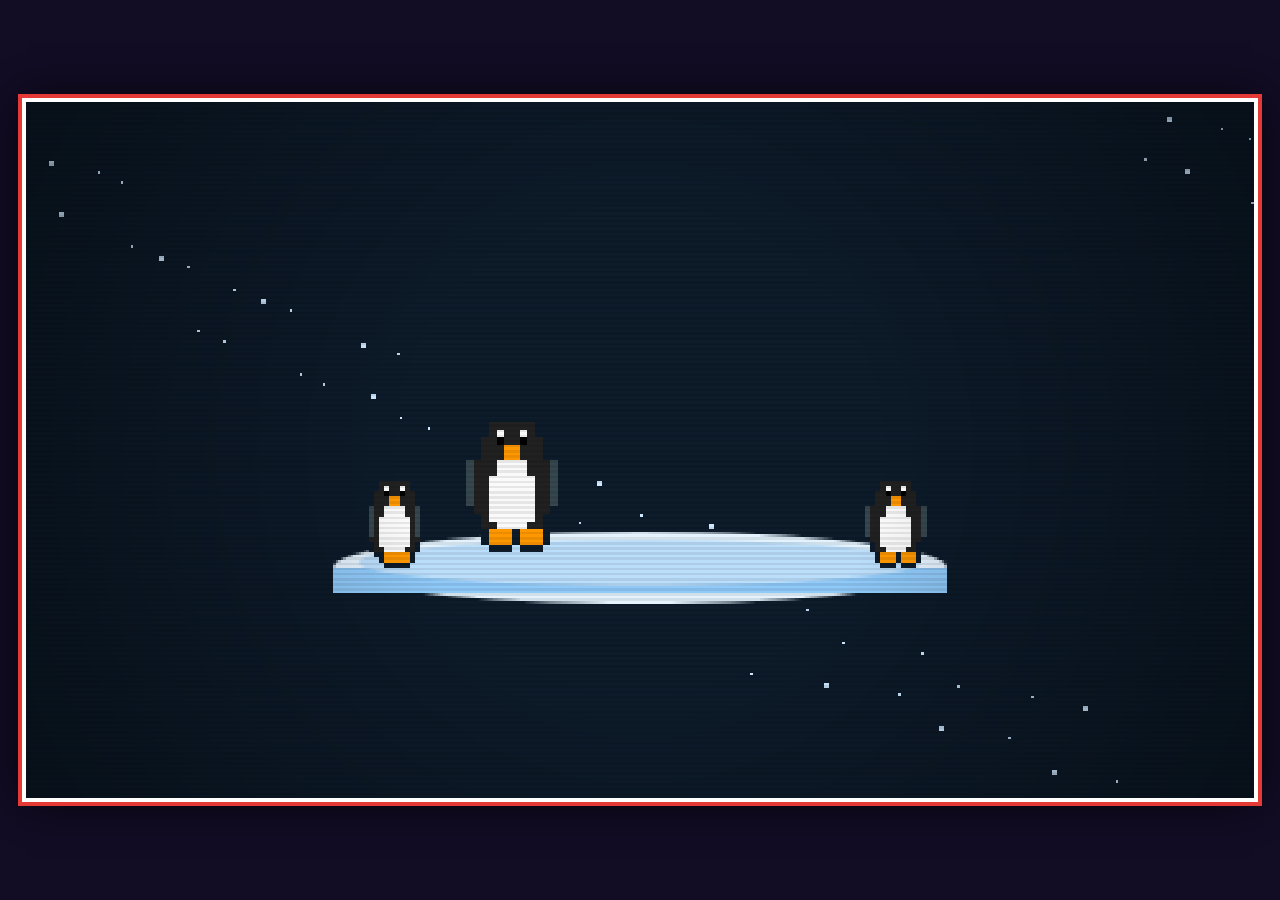
<file: index.html>
<!DOCTYPE html>
<html lang="en">
<head>
<meta charset="utf-8">
<meta name="viewport" content="width=device-width,initial-scale=1,maximum-scale=1,user-scalable=no">
<title>Chore Rush</title>
<link rel="preconnect" href="https://fonts.googleapis.com">
<link href="https://fonts.googleapis.com/css2?family=Press+Start+2P&display=swap" rel="stylesheet">
<style>
:root{--bg:#120c24;--fg:#fff}
html,body{margin:0;height:100%;background:var(--bg);color:var(--fg);overflow:hidden;overscroll-behavior:none;touch-action:none;-webkit-user-select:none;user-select:none}
body{display:flex;align-items:center;justify-content:center;font-family:"Press Start 2P",monospace}
canvas{image-rendering:pixelated;image-rendering:crisp-edges;background:#000;box-shadow:0 0 0 4px #fff,0 0 0 8px #e53935,0 0 40px #000}
#touch{position:fixed;inset:auto 0 0 0;display:none;justify-content:space-between;padding:16px;pointer-events:none}
#touch .grp{display:flex;gap:14px}
#touch button{pointer-events:auto;width:72px;height:72px;border-radius:50%;border:4px solid #fff;background:rgba(229,57,53,.55);color:#fff;font:16px "Press Start 2P",monospace;touch-action:none;-webkit-touch-callout:none;-webkit-user-select:none;user-select:none;-webkit-tap-highlight-color:transparent}
#touch button.j{background:rgba(255,193,7,.6);width:88px;height:88px}
#play-tools{position:fixed;top:max(10px,env(safe-area-inset-top));right:max(12px,env(safe-area-inset-right));display:flex;gap:8px;z-index:10}
#play-tools[hidden],#power-lab[hidden]{display:none}
#power-lab{position:fixed;left:12px;top:max(60px,env(safe-area-inset-top));z-index:11;display:flex;gap:6px;flex-wrap:wrap;max-width:calc(100vw - 24px)}
#power-lab.choosing{left:50%;top:45%;transform:translate(-50%,-50%);justify-content:center;width:max-content;max-width:calc(100vw - 24px)}
#power-lab.choosing #test-again{display:none}
#power-lab select,#power-lab button{min-height:44px;max-width:210px;padding:8px;border:2px solid #9ee9f0;border-radius:8px;background:#172d48;color:#fff;font:14px sans-serif;touch-action:manipulation}
#play-tools button{min-width:76px;min-height:44px;padding:8px;border:2px solid #fff;border-radius:10px;background:#21163f;color:#fff;font:10px "Press Start 2P",monospace;touch-action:manipulation;-webkit-tap-highlight-color:transparent}
#play-tools button:focus-visible{outline:3px solid #ffeb3b;outline-offset:3px}
@media (pointer:coarse){#touch{display:flex}}
</style>
</head>
<body>
<canvas id="c" width="480" height="272"></canvas>
<div id="touch">
  <div class="grp"><button type="button" data-k="left">&#9664;</button><button type="button" data-k="right">&#9654;</button></div>
  <div class="grp"><button type="button" data-k="duck">DUCK</button><button type="button" class="j" data-k="jump">JUMP</button></div>
</div>
<div id="play-tools" hidden aria-label="Game controls">
 <button id="pause-game" type="button" aria-label="Pause game" aria-pressed="false">PAUSE</button>
 <button id="mute-game" type="button" aria-label="Mute sound" aria-pressed="false">MUTE</button>
</div>
<div id="power-lab" hidden aria-label="Power-up testing controls">
 <select id="test-power" aria-label="Choose a power-up to test"></select>
 <button id="test-again" type="button">Test Again</button>
 <button id="exit-lab" type="button">Exit Lab</button>
</div>
<script>
"use strict";
// ================= SETUP =================
const cv=document.getElementById('c'),g=cv.getContext('2d');
const W=480,H=272,T=16,ROWS=17;
g.imageSmoothingEnabled=false;
function fit(){const s=Math.max(0.1,Math.min(innerWidth/W,innerHeight/H)*0.96);cv.style.width=(W*s|0)+'px';cv.style.height=(H*s|0)+'px';}
addEventListener('resize',fit);fit();
const FONT='"Press Start 2P",monospace';

// ================= INPUT =================
const keys={left:false,right:false,jump:false,duck:false};let jumpPressed=false,anyPress=false;
const KM={ArrowLeft:'left',KeyA:'left',ArrowRight:'right',KeyD:'right',Space:'jump',ArrowUp:'jump',KeyW:'jump',KeyZ:'jump',ArrowDown:'duck',KeyS:'duck'};
addEventListener('keydown',e=>{
  if(e.target?.closest?.('#power-lab'))return;
  initAudio();
  const k=KM[e.code];
  if(k){if(k==='jump'&&!keys.jump)jumpPressed=true;keys[k]=true;e.preventDefault();}
  if(e.code==='Enter'||e.code==='Space')anyPress=true;
  if(e.code==='KeyM')toggleMute();
  if(state==='title'&&!soundGate&&e.code==='KeyB'){playFromSelect(POWER_LAB_IDX);return;}
  if(state==='title'&&!soundGate&&e.code==='KeyT'){playFromSelect(TRAINING_IDX);return;}
  if(state==='title'&&!soundGate&&e.code==='KeyL'){openSelect();return;}
  if(state==='clear'&&stateT>1&&e.code==='KeyL'){selIdx=Math.min(levelIdx+1,LEVELS.length-1);openSelect();return;}
  if(state==='select'){selectKey(e.code);e.preventDefault();return;}
  if(e.code==='KeyP'||e.code==='Escape')togglePause();
});
addEventListener('keyup',e=>{const k=KM[e.code];if(k)keys[k]=false;});
// Cancel native tap gestures on the controls, including Safari's double-tap zoom.
document.querySelectorAll('#touch button').forEach(b=>{
  const k=b.dataset.k;
  const press=e=>{e.preventDefault();initAudio();if(k==='jump'){jumpPressed=true;anyPress=true;}keys[k]=true;};
  const up=()=>{keys[k]=false;};
  b.addEventListener('pointerdown',e=>{press(e);b.setPointerCapture?.(e.pointerId);});
  ['pointerup','pointercancel','lostpointercapture'].forEach(type=>b.addEventListener(type,up));
  // Non-passive touch listeners are needed on iOS even with touch-action:none.
  b.addEventListener('touchstart',e=>{e.preventDefault();if(!window.PointerEvent)press(e);},{passive:false});
  b.addEventListener('touchend',e=>{e.preventDefault();if(!window.PointerEvent)up();},{passive:false});
  b.addEventListener('touchcancel',up,{passive:false});
  ['dblclick','contextmenu'].forEach(type=>b.addEventListener(type,e=>e.preventDefault()));
  b.addEventListener('click',e=>{e.preventDefault();b.blur();});
});
const labTools=document.getElementById('power-lab'),powerSelect=document.getElementById('test-power');
const playTools=document.getElementById('play-tools'),pauseButton=document.getElementById('pause-game'),muteButton=document.getElementById('mute-game');
function syncPlayTools(){
 playTools.hidden=!['play','pause'].includes(state);
 labTools.hidden=!(lvl?.L.testLab&&['play','labchoose'].includes(state));
 labTools.classList?.toggle('choosing',state==='labchoose');
 pauseButton.textContent=state==='pause'?'RESUME':'PAUSE';
 pauseButton.setAttribute?.('aria-label',state==='pause'?'Resume game':'Pause game');pauseButton.setAttribute?.('aria-pressed',String(state==='pause'));
 muteButton.textContent=muted?'UNMUTE':'MUTE';muteButton.setAttribute?.('aria-label',muted?'Unmute sound':'Mute sound');muteButton.setAttribute?.('aria-pressed',String(muted));
}
function togglePause(){
 if(state==='play')state='pause';else if(state==='pause')state='play';
 for(const k in keys)keys[k]=false;jumpPressed=false;anyPress=false;syncPlayTools();
}
for(const [button,action] of [[pauseButton,()=>togglePause()],[muteButton,()=>{initAudio();toggleMute();}]]){
 button.addEventListener('pointerdown',e=>e.stopPropagation());
 button.addEventListener('click',e=>{e.preventDefault();e.stopPropagation();action();button.blur();});
 button.addEventListener('dblclick',e=>e.preventDefault());
}
labTools.addEventListener('pointerdown',e=>e.stopPropagation());
powerSelect.addEventListener('change',()=>testPower(powerSelect.value));
document.getElementById('test-again').addEventListener('click',e=>{e.preventDefault();e.stopPropagation();testPower(powerSelect.value);});
document.getElementById('exit-lab').addEventListener('click',e=>{e.preventDefault();e.stopPropagation();state='title';stateT=0;stopMusic();syncPlayTools();});
addEventListener('blur',()=>{for(const k in keys)keys[k]=false;jumpPressed=false;});

document.addEventListener('pointerdown',e=>{if(e.target.closest&&e.target.closest('#touch, #play-tools, #power-lab'))return;initAudio();
  const r=cv.getBoundingClientRect(),cx=(e.clientX-r.left)*W/r.width,cy=(e.clientY-r.top)*H/r.height;
  if(tapPlayerPower(cx,cy)){e.preventDefault();return;}
  if(state==='title'&&!soundGate&&inBox(cx,cy,POWER_LAB_BTN)){playFromSelect(POWER_LAB_IDX);return;}
  if(state==='title'&&!soundGate&&inBox(cx,cy,TRAINING_BTN)){playFromSelect(TRAINING_IDX);return;}
  if(state==='title'&&!soundGate&&inBox(cx,cy,SELECT_BTN)){openSelect();return;}
  if(state==='clear'&&stateT>1&&inBox(cx,cy,CLEAR_SEL_BTN)){selIdx=Math.min(levelIdx+1,LEVELS.length-1);openSelect();return;}
  if(state==='select'){selectTap(cx,cy);return;}
  anyPress=true;});
// Browsers keep audio muted until the player interacts, so the title screen asks for one click/key first
const soundReady=()=>AC&&AC.state==='running';
let soundGate=true;
// Try to start the title music the moment the page opens. Browsers only allow this if the player has
// already interacted with the site (or allowed autoplay); otherwise it starts on the very first click/tap/key.
addEventListener('load',()=>{try{initAudio();}catch(e){}});
['mousedown','touchend','click','keyup'].forEach(ev=>addEventListener(ev,()=>initAudio(),{passive:true}));

// ================= AUDIO =================
let AC=null,master=null,musicGain=null,sfxGain=null,muted=false,noiseBuf=null;
function initAudio(){
  if(AC){if(AC.state==='suspended')AC.resume();return;}
  try{AC=new (window.AudioContext||window.webkitAudioContext)();}catch(e){return;}
  master=AC.createGain();master.gain.value=muted?0:0.5;master.connect(AC.destination);
  musicGain=AC.createGain();musicGain.gain.value=0.38;musicGain.connect(master);
  sfxGain=AC.createGain();sfxGain.gain.value=0.8;sfxGain.connect(master);
  noiseBuf=AC.createBuffer(1,AC.sampleRate,AC.sampleRate);const d=noiseBuf.getChannelData(0);for(let i=0;i<d.length;i++)d[i]=Math.random()*2-1;
  setInterval(scheduler,25);
}
function toggleMute(){muted=!muted;if(master)master.gain.value=muted?0:0.5;syncPlayTools();}
const mtof=n=>440*Math.pow(2,(n-69)/12);
function tone(f,dur,type='square',vol=0.2,slide=null,t=null,dest=null){
  if(!AC)return;t=t??AC.currentTime;
  const o=AC.createOscillator(),ga=AC.createGain();o.type=type;o.frequency.setValueAtTime(f,t);
  if(slide)o.frequency.exponentialRampToValueAtTime(slide,t+dur);
  ga.gain.setValueAtTime(vol,t);ga.gain.exponentialRampToValueAtTime(0.001,t+dur);
  o.connect(ga);ga.connect(dest||sfxGain);o.start(t);o.stop(t+dur+0.02);
}
function noise(dur,vol,hp=1000,t=null,dest=null){
  if(!AC)return;t=t??AC.currentTime;
  const s=AC.createBufferSource();s.buffer=noiseBuf;const f=AC.createBiquadFilter();f.type='highpass';f.frequency.value=hp;
  const ga=AC.createGain();ga.gain.setValueAtTime(vol,t);ga.gain.exponentialRampToValueAtTime(0.001,t+dur);
  s.connect(f);f.connect(ga);ga.connect(dest||sfxGain);s.start(t);s.stop(t+dur+0.02);
}
// kazoo lead: buzzy saw through a bandpass with wobbly vibrato
// soft lead for background music: mellow square+triangle through a lowpass, gentle vibrato
function softLead(f,dur,t,vol=0.06){
  const o=AC.createOscillator(),o2=AC.createOscillator(),lp=AC.createBiquadFilter(),ga=AC.createGain(),lfo=AC.createOscillator(),lg=AC.createGain();
  o.type='triangle';o2.type='square';o.frequency.value=f;o2.frequency.value=f*1.003;
  lfo.frequency.value=5;lg.gain.value=f*0.004;lfo.connect(lg);lg.connect(o.frequency);
  lp.type='lowpass';lp.frequency.value=1600;lp.Q.value=0.5;
  const g2=AC.createGain();g2.gain.value=0.25;o2.connect(g2);g2.connect(lp);o.connect(lp);
  ga.gain.setValueAtTime(0,t);ga.gain.linearRampToValueAtTime(vol,t+0.015);ga.gain.exponentialRampToValueAtTime(vol*0.5,t+dur*0.6);ga.gain.linearRampToValueAtTime(0,t+dur);
  lp.connect(ga);ga.connect(musicGain);[o,o2,lfo].forEach(x=>{x.start(t);x.stop(t+dur+0.05);});
}
function kazoo(f,dur,t,vol=0.13){
  const o=AC.createOscillator(),o2=AC.createOscillator(),bp=AC.createBiquadFilter(),ga=AC.createGain(),lfo=AC.createOscillator(),lg=AC.createGain();
  o.type='sawtooth';o2.type='square';o.frequency.value=f;o2.frequency.value=f*1.005;
  lfo.frequency.value=6.5;lg.gain.value=f*0.018;lfo.connect(lg);lg.connect(o.frequency);lg.connect(o2.frequency);
  bp.type='bandpass';bp.frequency.value=1400;bp.Q.value=1.6;
  ga.gain.setValueAtTime(0,t);ga.gain.linearRampToValueAtTime(vol,t+0.02);ga.gain.setValueAtTime(vol,t+dur*0.7);ga.gain.linearRampToValueAtTime(0,t+dur);
  // little "scoop" up into the note — very silly
  o.frequency.setValueAtTime(f*0.94,t);o.frequency.linearRampToValueAtTime(f,t+0.05);
  o.connect(bp);o2.connect(bp);bp.connect(ga);ga.connect(musicGain);
  [o,o2,lfo].forEach(x=>{x.start(t);x.stop(t+dur+0.05);});
}
const SFX={
  jump(){tone(300,0.18,'sine',0.25,900);},                          // slide whistle up
  boing(){tone(180,0.3,'square',0.18,720);tone(360,0.3,'triangle',0.15,90);},
  collect(){const t=AC&&AC.currentTime;if(!AC)return;[0,4,7,12].forEach((n,i)=>tone(mtof(76+n),0.09,'square',0.12,null,t+i*0.05));},
  hurt(){tone(400,0.5,'sawtooth',0.18,80);noise(0.2,0.2,300);},
  fall(){tone(900,0.9,'sine',0.25,60);},                            // slide whistle down
  honk(){if(!AC)return;const t=AC.currentTime;[0,0.22].forEach(d=>{tone(330,0.16,'sawtooth',0.18,null,t+d);tone(415,0.16,'sawtooth',0.14,null,t+d);});},
  nope(){tone(160,0.15,'square',0.15);tone(120,0.2,'square',0.15,null,AC&&AC.currentTime+0.15);},
  win(){if(!AC)return;const t=AC.currentTime;[72,76,79,84,79,84].forEach((n,i)=>kazoo(mtof(n),i==5?0.6:0.14,t+i*0.13,0.2));},
  lose(){if(!AC)return;const t=AC.currentTime;[67,66,65].forEach((n,i)=>tone(mtof(n-12),0.4,'sawtooth',0.2,null,t+i*0.45));tone(mtof(52),1.3,'sawtooth',0.2,mtof(48),t+1.35);},
  fart(){if(!AC)return;tone(90,0.35,'sawtooth',0.25,55);noise(0.3,0.08,100);}
};
// ---- music sequencer ----
const _=null;
const SONG={
  lead:[72,_,76,79, 81,79,76,_, 77,_,74,77, 76,72,_,_,
        72,_,76,79, 84,_,83,81, 79,77,76,74, 72,_,67,_,
        69,_,72,69, 71,_,74,71, 72,_,76,72, 74,79,_,_,
        77,76,75,74, 73,72,71,_, 79,_,67,_, 72,_,_,_],
  roots:[48,53,48,55,57,55,53,55],
};
function stopMusic(){music.on=false;}
// ---- MIDI-rock instruments: overdriven rhythm guitar, lead guitar, picked bass, rock kit ----
let gtrBus=null,leadBus=null;
function distCurve(k){const n=1024,c=new Float32Array(n);for(let i=0;i<n;i++){const x=i*2/n-1;c[i]=(1+k)*x/(1+k*Math.abs(x));}return c;}
function makeAmp(drive,tone,vol){ // waveshaper "amp" + cabinet filtering
  const inp=AC.createGain(),ws=AC.createWaveShaper(),hp=AC.createBiquadFilter(),lp=AC.createBiquadFilter(),mid=AC.createBiquadFilter(),out=AC.createGain();
  ws.curve=distCurve(drive);ws.oversample='4x';hp.type='highpass';hp.frequency.value=90;lp.type='lowpass';lp.frequency.value=tone;
  mid.type='peaking';mid.frequency.value=800;mid.gain.value=4;out.gain.value=vol;
  inp.connect(ws);ws.connect(hp);hp.connect(mid);mid.connect(lp);lp.connect(out);out.connect(musicGain);return inp;
}
function gtrNote(freqs,dur,t,vol,mute){ // power chord: detuned saws into the amp
  if(!gtrBus)gtrBus=makeAmp(60,3200,0.12);
  const ga=AC.createGain(),f=AC.createBiquadFilter();f.type='lowpass';f.frequency.value=mute?700:2600;
  ga.gain.setValueAtTime(vol,t);ga.gain.exponentialRampToValueAtTime(vol*(mute?0.05:0.5),t+dur);ga.gain.linearRampToValueAtTime(0,t+dur+0.03);
  freqs.forEach(fr=>{[0,-7].forEach(det=>{const o=AC.createOscillator();o.type='sawtooth';o.frequency.value=fr;o.detune.value=det;o.connect(f);o.start(t);o.stop(t+dur+0.05);});});
  f.connect(ga);ga.connect(gtrBus);
}
function leadGtr(fr,dur,t,vol=0.5){
  if(!leadBus)leadBus=makeAmp(25,3800,0.11);
  const o=AC.createOscillator(),o2=AC.createOscillator(),ga=AC.createGain(),lfo=AC.createOscillator(),lg=AC.createGain();
  o.type='sawtooth';o2.type='square';o.frequency.value=fr;o2.frequency.value=fr*2.002;
  lfo.frequency.value=5.5;lg.gain.setValueAtTime(0,t);lg.gain.linearRampToValueAtTime(fr*0.012,t+Math.min(dur,0.4));lfo.connect(lg);lg.connect(o.frequency);lg.connect(o2.frequency);
  const g2=AC.createGain();g2.gain.value=0.3;o2.connect(g2);g2.connect(ga);o.connect(ga);
  o.frequency.setValueAtTime(fr*0.97,t);o.frequency.linearRampToValueAtTime(fr,t+0.04); // pick bend
  ga.gain.setValueAtTime(0,t);ga.gain.linearRampToValueAtTime(vol,t+0.01);ga.gain.setValueAtTime(vol*0.8,t+dur*0.8);ga.gain.linearRampToValueAtTime(0,t+dur);
  ga.connect(leadBus);[o,o2,lfo].forEach(x=>{x.start(t);x.stop(t+dur+0.05);});
}
function bassNote(fr,dur,t){
  const o=AC.createOscillator(),o2=AC.createOscillator(),f=AC.createBiquadFilter(),ga=AC.createGain();
  o.type='sawtooth';o2.type='triangle';o.frequency.value=fr;o2.frequency.value=fr;f.type='lowpass';f.frequency.setValueAtTime(900,t);f.frequency.exponentialRampToValueAtTime(250,t+dur);
  ga.gain.setValueAtTime(0.22,t);ga.gain.exponentialRampToValueAtTime(0.05,t+dur);ga.gain.linearRampToValueAtTime(0,t+dur+0.02);
  o.connect(f);o2.connect(f);f.connect(ga);ga.connect(musicGain);[o,o2].forEach(x=>{x.start(t);x.stop(t+dur+0.05);});
}
// ================= MULTI-STYLE MUSIC ENGINE =================
// Every level gets its own genre. Each style: bpm, spb (steps per beat), bar (steps per bar), bars (bars per loop), play(step,time,stepDur)
let revIn=null;
function reverb(){
  if(revIn)return revIn;
  const len=AC.sampleRate*2.4|0,ir=AC.createBuffer(2,len,AC.sampleRate);
  for(let c=0;c<2;c++){const d=ir.getChannelData(c);for(let i=0;i<len;i++)d[i]=(Math.random()*2-1)*Math.pow(1-i/len,3.2);}
  const cv=AC.createConvolver();cv.buffer=ir;const wet=AC.createGain();wet.gain.value=0.45;cv.connect(wet);wet.connect(musicGain);return revIn=cv;
}
function out(vol,send){const ga=AC.createGain();ga.connect(musicGain);if(send){const s=AC.createGain();s.gain.value=send;ga.connect(s);s.connect(reverb());}return ga;}
function O(type,f,t,end,dest,gain=1){const o=AC.createOscillator();o.type=type;o.frequency.setValueAtTime(f,t);let n=o;if(gain!==1){const g2=AC.createGain();g2.gain.value=gain;o.connect(g2);n=g2;}n.connect(dest);o.start(t);o.stop(end);return o;}
function decayEnv(ga,t,vol,len,a=0.005){ga.gain.setValueAtTime(0,t);ga.gain.linearRampToValueAtTime(vol,t+a);ga.gain.exponentialRampToValueAtTime(0.0008,t+len);}
function holdEnv(ga,t,vol,dur,a=0.02,rel=0.08){ga.gain.setValueAtTime(0,t);ga.gain.linearRampToValueAtTime(vol,t+a);ga.gain.setValueAtTime(vol,t+Math.max(a,dur-rel));ga.gain.linearRampToValueAtTime(0,t+dur);}
// --- instruments ---
function piano(m,dur,t,vol=0.12,send=0.35){const f=mtof(m),ga=out(vol,send),len=Math.max(0.6,dur)+0.9;
  decayEnv(ga,t,vol,len,0.004);const lp=AC.createBiquadFilter();lp.type='lowpass';lp.frequency.setValueAtTime(f*8,t);lp.frequency.exponentialRampToValueAtTime(f*2,t+len);lp.connect(ga);
  O('triangle',f,t,t+len,lp);O('sine',f*2,t,t+len,lp,0.35);O('sine',f*3.01,t,t+len,lp,0.08);O('sine',f*0.5,t,t+len,lp,m<55?0.25:0);}
function organ(m,dur,t,vol=0.04,send=0.6){const f=mtof(m),ga=out(1,send);holdEnv(ga,t,vol,dur,0.015,0.05);
  [[1,1],[2,0.75],[3,0.3],[4,0.45],[6,0.12],[8,0.22]].forEach(([h,w])=>{if(f*h<9000)O('sine',f*h,t,t+dur+0.05,ga,w);});}
function epiano(m,dur,t,vol=0.08,send=0.2){const f=mtof(m),ga=out(1,send);decayEnv(ga,t,vol,dur+0.5,0.005);
  const c=O('sine',f,t,t+dur+0.6,ga),mod=AC.createOscillator(),mg=AC.createGain();mod.frequency.value=f;mg.gain.setValueAtTime(f*1.8,t);mg.gain.exponentialRampToValueAtTime(f*0.1,t+0.5);
  mod.connect(mg);mg.connect(c.frequency);mod.start(t);mod.stop(t+dur+0.6);O('sine',f*4,t,t+0.15,ga,0.08);}
function sax(m,dur,t,vol=0.07,send=0.25){const f=mtof(m),ga=out(1,send);holdEnv(ga,t,vol,dur,0.03,0.06);
  const lp=AC.createBiquadFilter();lp.type='lowpass';lp.frequency.value=2000;lp.Q.value=1.5;const pk=AC.createBiquadFilter();pk.type='peaking';pk.frequency.value=1100;pk.gain.value=7;lp.connect(pk);pk.connect(ga);
  const o=O('sawtooth',f*0.96,t,t+dur+0.05,lp);o.frequency.linearRampToValueAtTime(f,t+0.05);
  const l=AC.createOscillator(),lg=AC.createGain();l.frequency.value=5.2;lg.gain.setValueAtTime(0,t);lg.gain.linearRampToValueAtTime(f*0.01,t+Math.min(dur,0.35));l.connect(lg);lg.connect(o.frequency);l.start(t);l.stop(t+dur+0.05);}
function popLead(m,dur,t,vol=0.045,send=0.25){const f=mtof(m),ga=out(1,send);holdEnv(ga,t,vol,dur,0.01,0.05);
  const lp=AC.createBiquadFilter();lp.type='lowpass';lp.frequency.value=3800;lp.connect(ga);O('square',f,t,t+dur+0.05,lp).detune.value=-7;O('square',f,t,t+dur+0.05,lp).detune.value=7;O('sine',f*2,t,t+dur+0.05,lp,0.3);}
function pluck(m,dur,t,vol=0.04,send=0.2,bright=3000){const f=mtof(m),ga=out(1,send);decayEnv(ga,t,vol,Math.min(0.5,dur+0.15),0.003);
  const lp=AC.createBiquadFilter();lp.type='lowpass';lp.frequency.setValueAtTime(bright,t);lp.frequency.exponentialRampToValueAtTime(300,t+0.2);lp.connect(ga);O('sawtooth',f,t,t+0.6,lp);O('square',f*1.004,t,t+0.6,lp,0.5);}
function subBass(m,dur,t,vol=0.32){const f=mtof(m),ga=out(1,0);holdEnv(ga,t,vol,dur,0.005,0.08);const o=O('sine',f*1.5,t,t+dur+0.05,ga);o.frequency.exponentialRampToValueAtTime(f,t+0.04);O('triangle',f*2,t,t+dur+0.05,ga,0.15);}
function synthBass(m,dur,t,vol=0.16){const f=mtof(m),ga=out(1,0);holdEnv(ga,t,vol,dur,0.004,0.03);const lp=AC.createBiquadFilter();lp.type='lowpass';lp.frequency.setValueAtTime(1400,t);lp.frequency.exponentialRampToValueAtTime(300,t+dur);lp.connect(ga);O('sawtooth',f,t,t+dur+0.05,lp);O('square',f/2,t,t+dur+0.05,lp,0.5);}
function acid(m,dur,t,cut,vol=0.1){const f=mtof(m),ga=out(1,0.08);holdEnv(ga,t,vol,dur,0.003,0.02);const lp=AC.createBiquadFilter();lp.type='lowpass';lp.Q.value=13;
  lp.frequency.setValueAtTime(cut*3,t);lp.frequency.exponentialRampToValueAtTime(Math.max(120,cut*0.6),t+dur);lp.connect(ga);O('sawtooth',f,t,t+dur+0.05,lp);}
function flute(m,dur,t,vol=0.06){const f=mtof(m),ga=out(1,0.6);holdEnv(ga,t,vol,dur,0.09,0.15);
  const o=O('sine',f,t,t+dur+0.05,ga);O('triangle',f*2,t,t+dur+0.05,ga,0.08);
  const l=AC.createOscillator(),lg=AC.createGain();l.frequency.value=4.8;lg.gain.setValueAtTime(0,t);lg.gain.linearRampToValueAtTime(f*0.006,t+Math.min(dur,0.5));l.connect(lg);lg.connect(o.frequency);l.start(t);l.stop(t+dur+0.05);
  nz(Math.min(dur,0.25),0.008,'bandpass',f*2,t,2);}
function accordion(m,dur,t,vol=0.03){const f=mtof(m),ga=out(1,0.2);holdEnv(ga,t,vol,dur,0.02,0.04);
  const bp=AC.createBiquadFilter();bp.type='bandpass';bp.frequency.value=1500;bp.Q.value=0.6;const lp=AC.createBiquadFilter();lp.type='lowpass';lp.frequency.value=4200;bp.connect(lp);lp.connect(ga);
  [-14,0,14].forEach(c=>{O('sawtooth',f,t,t+dur+0.05,bp).detune.value=c;});O('square',f/2,t,t+dur+0.05,bp,0.4);} // musette tremolo = wobbly 3-reed accordion
function trumpet(m,dur,t,vol=0.06){const f=mtof(m),ga=out(1,0.25);holdEnv(ga,t,vol,dur,0.03,0.05);
  const lp=AC.createBiquadFilter();lp.type='lowpass';lp.Q.value=2;lp.frequency.setValueAtTime(f*1.2,t);lp.frequency.exponentialRampToValueAtTime(Math.min(9000,f*7),t+0.06);lp.frequency.exponentialRampToValueAtTime(f*4,t+dur);
  const pk=AC.createBiquadFilter();pk.type='peaking';pk.frequency.value=1400;pk.gain.value=6;lp.connect(pk);pk.connect(ga);
  const o=O('sawtooth',f*0.94,t,t+dur+0.05,lp);o.frequency.exponentialRampToValueAtTime(f,t+0.04);}
function trombone(m1,m2,dur,t,vol=0.09){const ga=out(1,0.3);holdEnv(ga,t,vol,dur,0.04,0.1);const lp=AC.createBiquadFilter();lp.type='lowpass';lp.Q.value=4;lp.connect(ga);
  const l=AC.createOscillator(),lg=AC.createGain();l.frequency.value=4;lg.gain.value=500;lp.frequency.value=900;l.connect(lg);lg.connect(lp.frequency);l.start(t);l.stop(t+dur+0.05); // wah-wah
  const o=O('sawtooth',mtof(m1),t,t+dur+0.05,lp);o.frequency.setValueAtTime(mtof(m1),t+dur*0.15);o.frequency.exponentialRampToValueAtTime(mtof(m2),t+dur);}
function tuba(m,dur,t,vol=0.3){const f=mtof(m),ga=out(1,0.05);holdEnv(ga,t,vol,dur,0.015,0.05);const lp=AC.createBiquadFilter();lp.type='lowpass';lp.frequency.value=420;lp.Q.value=1.5;lp.connect(ga);
  O('sawtooth',f,t,t+dur+0.05,lp);O('sine',f,t,t+dur+0.05,ga,0.5);}
function panFlute(m,dur,t,vol=0.05){const f=mtof(m),ga=out(1,0.5);holdEnv(ga,t,vol,dur,0.06,0.1);
  const o=O('sine',f,t,t+dur+0.05,ga);O('triangle',f,t,t+dur+0.05,ga,0.25);nz(Math.min(dur,0.3),0.012,'bandpass',f*1.5,t,3);
  const l=AC.createOscillator(),lg=AC.createGain();l.frequency.value=0.7;lg.gain.value=25;l.connect(lg);lg.connect(o.detune);l.start(t);l.stop(t+dur+0.05);} // tape warble
function vibes(m,dur,t,vol=0.05){const f=mtof(m),ga=out(1,0.5);decayEnv(ga,t,vol,1.6,0.003);const tr=AC.createGain();tr.connect(ga);
  const l=AC.createOscillator(),lg=AC.createGain();l.frequency.value=5;lg.gain.value=0.4;l.connect(lg);lg.connect(tr.gain);l.start(t);l.stop(t+1.7);
  O('sine',f,t,t+1.7,tr);O('sine',f*4,t,t+0.3,tr,0.12);}
const rimshot=(t,v=0.06)=>{tone(1700,0.03,'square',v,null,t,musicGain);nz(0.03,v,'bandpass',2500,t,2);};
const shaker=(t,v=0.025)=>nz(0.05,v,'bandpass',6000,t,0.8);
const elevatorDing=t=>{tone(1318,1.2,'sine',0.06,null,t,musicGain);tone(1046,1.4,'sine',0.06,null,t+0.35,musicGain);};
let voiceLast=0;
function croonVoice(m,dur,t,vol=0.075){ // a warm crooning 'ohhh' voice: formant filters, slide into each note, heavy vibrato
  const f=mtof(m),ga=out(1,0.55);holdEnv(ga,t,vol,dur,0.07,0.18);
  const f1=AC.createBiquadFilter();f1.type='bandpass';f1.frequency.value=520;f1.Q.value=5;const f2=AC.createBiquadFilter();f2.type='bandpass';f2.frequency.value=880;f2.Q.value=6;
  const lp=AC.createBiquadFilter();lp.type='lowpass';lp.frequency.value=2600;f1.connect(lp);f2.connect(lp);lp.connect(ga);
  const o=AC.createOscillator();o.type='sawtooth';const from=voiceLast&&Math.abs(voiceLast-f)<f*0.6?voiceLast:f*0.97;
  o.frequency.setValueAtTime(from,t);o.frequency.exponentialRampToValueAtTime(f,t+0.12);o.connect(f1);o.connect(f2);
  const s2=AC.createOscillator();s2.type='sine';s2.frequency.value=f;const sg=AC.createGain();sg.gain.value=0.6;s2.connect(sg);sg.connect(ga);
  const l=AC.createOscillator(),lg=AC.createGain();l.frequency.value=5.6;lg.gain.setValueAtTime(0,t);lg.gain.linearRampToValueAtTime(f*0.022,t+Math.min(dur,0.5));l.connect(lg);lg.connect(o.frequency);lg.connect(s2.frequency);
  [o,s2,l].forEach(x=>{x.start(t);x.stop(t+dur+0.05);});voiceLast=f;}
function mandolin(m,dur,t,vol=0.03){for(let k=0;k*0.07<dur;k++)pluck(m,0.07,t+k*0.07,vol*(k%2?0.7:1),0.3,4500);} // tremolo picking
function strings(ms,dur,t,vol=0.018){const ga=out(1,0.6);holdEnv(ga,t,vol,dur,0.35,0.4);const lp=AC.createBiquadFilter();lp.type='lowpass';lp.frequency.value=1800;lp.connect(ga);
  ms.forEach(m=>[-8,8].forEach(c=>{O('sawtooth',mtof(m),t,t+dur+0.05,lp).detune.value=c;}));}
function harp(m,dur,t,vol=0.05){const f=mtof(m),ga=out(1,0.5);decayEnv(ga,t,vol,Math.max(1,dur+0.6),0.003);
  const lp=AC.createBiquadFilter();lp.type='lowpass';lp.frequency.setValueAtTime(f*6,t);lp.frequency.exponentialRampToValueAtTime(f*1.5,t+1);lp.connect(ga);
  O('triangle',f,t,t+dur+1.2,lp);O('sine',f*2,t,t+dur+1.2,lp,0.3);}
function celesta(m,dur,t,vol=0.045){const f=mtof(m),ga=out(1,0.6);decayEnv(ga,t,vol,1.2,0.002);O('sine',f,t,t+1.3,ga);O('sine',f*4,t,t+0.25,ga,0.25);O('sine',f*2,t,t+0.6,ga,0.2);}
function boingBass(m,dur,t,vol=0.3){const f=mtof(m),ga=out(1,0);holdEnv(ga,t,vol,dur,0.005,0.05);const o=O('sine',f*2.2,t,t+dur+0.05,ga);o.frequency.exponentialRampToValueAtTime(f,t+0.09);
  const o2=O('triangle',f*2.2,t,t+dur+0.05,ga,0.4);o2.frequency.exponentialRampToValueAtTime(f,t+0.09);}
function robotBeep(m,dur,t,vol=0.035){const f=mtof(m),ga=out(1,0.15);holdEnv(ga,t,vol,dur,0.005,0.02);const bp=AC.createBiquadFilter();bp.type='bandpass';bp.frequency.value=f*2;bp.Q.value=2;bp.connect(ga);
  const o=O('square',f,t,t+dur+0.05,bp);o.frequency.setValueAtTime(f*1.5,t+dur*0.5);O('square',f*1.01,t,t+dur+0.05,ga,0.3);}
const squeak=(t,f=1800)=>{tone(f,0.07,'sine',0.07,f*1.7,t,musicGain);tone(f*1.3,0.06,'sine',0.05,f*0.8,t+0.07,musicGain);};
const clownHorn=t=>{tone(330,0.13,'sawtooth',0.07,300,t,musicGain);tone(415,0.13,'square',0.04,380,t,musicGain);};
const cuckoo=t=>{tone(784,0.18,'sine',0.08,null,t,musicGain);tone(622,0.25,'sine',0.08,null,t+0.2,musicGain);};
const slideUp=(t,d)=>tone(400,d,'sine',0.08,1800,t,musicGain);
const slideDown=(t,d)=>tone(1800,d,'sine',0.08,300,t,musicGain);
const bonk=t=>{tone(220,0.2,'sine',0.25,70,t,musicGain);nz(0.03,0.1,'bandpass',800,t,3);};
const burp=t=>{const ga=out(0.2,0);ga.gain.setValueAtTime(0.18,t);ga.gain.linearRampToValueAtTime(0,t+0.45);const o=O('sawtooth',85,t,t+0.5,ga);o.frequency.linearRampToValueAtTime(60,t+0.45);
  const l=AC.createOscillator(),lg=AC.createGain();l.frequency.value=24;lg.gain.value=0.15;l.connect(lg);lg.connect(ga.gain);l.start(t);l.stop(t+0.5);};
function supersaw(m,dur,t,vol=0.03,cut=3500){const f=mtof(m),ga=out(1,0.25);holdEnv(ga,t,vol,dur,0.005,0.04);const lp=AC.createBiquadFilter();lp.type='lowpass';lp.frequency.value=cut;lp.Q.value=1;lp.connect(ga);
  [-24,-12,-5,0,5,12,24].forEach(c=>{O('sawtooth',f,t,t+dur+0.05,lp).detune.value=c;});}
const whistle=t=>{for(let k=0;k<6;k++)tone(2900+(k%2)*250,0.06,'sine',0.06,null,t+k*0.06,musicGain);};
const hey=t=>{const ga=out(1,0.3);ga.gain.setValueAtTime(0,t);ga.gain.linearRampToValueAtTime(0.16,t+0.02);ga.gain.exponentialRampToValueAtTime(0.001,t+0.28);
  const f1=AC.createBiquadFilter();f1.type='bandpass';f1.frequency.value=650;f1.Q.value=4;const f2=AC.createBiquadFilter();f2.type='bandpass';f2.frequency.value=1900;f2.Q.value=6;f1.connect(ga);f2.connect(ga);
  const o=O('sawtooth',230,t,t+0.3,f1);o.frequency.exponentialRampToValueAtTime(170,t+0.28);o.connect(f2);nz(0.25,0.08,'bandpass',2500,t,1);};
function steelPan(m,dur,t,vol=0.06){const f=mtof(m),ga=out(1,0.3);decayEnv(ga,t,vol,Math.min(0.9,dur+0.4),0.003);
  O('sine',f,t,t+1,ga);O('sine',f*2.005,t,t+0.6,ga,0.45);O('sine',f*3.01,t,t+0.25,ga,0.15);const o=O('triangle',f*0.995,t,t+1,ga,0.25);}
const bubble=(t,f=300)=>tone(f,0.09,'sine',0.07,f*4,t,musicGain);
const splash=t=>{nz(0.5,0.18,'highpass',1500,t);tone(110,0.4,'sine',0.35,45,t,musicGain);for(let k=0;k<5;k++)bubble(t+0.15+k*0.06,250+k*90);};
const conga=(t,hi)=>tone(hi?330:220,0.16,'sine',0.18,hi?260:170,t,musicGain);
function bubbleBass(m,dur,t,vol=0.3){const f=mtof(m),ga=out(1,0);holdEnv(ga,t,vol,dur,0.004,0.06);const o=O('sine',f*1.8,t,t+dur+0.05,ga);o.frequency.exponentialRampToValueAtTime(f,t+0.06);O('triangle',f,t,t+dur+0.05,ga,0.3);}
function walkBass(m,dur,t,vol=0.3){const f=mtof(m),ga=out(1,0.05);decayEnv(ga,t,vol,dur+0.15,0.01);const lp=AC.createBiquadFilter();lp.type='lowpass';lp.frequency.value=700;lp.connect(ga);O('triangle',f,t,t+dur+0.2,lp);O('sine',f*2,t,t+dur+0.2,lp,0.2);}
// --- drums ---
function nz(dur,vol,type,freq,t,q=1){const s=AC.createBufferSource();s.buffer=noiseBuf;const f=AC.createBiquadFilter();f.type=type;f.frequency.value=freq;f.Q.value=q;const ga=AC.createGain();ga.gain.setValueAtTime(vol,t);ga.gain.exponentialRampToValueAtTime(0.001,t+dur);s.connect(f);f.connect(ga);ga.connect(musicGain);s.start(t,Math.random()*0.5);s.stop(t+dur+0.02);return f;}
const kick=(t,v=0.6)=>{tone(160,0.18,'sine',v,40,t,musicGain);nz(0.015,v*0.25,'highpass',2000,t);};
const kick808=(t)=>{tone(110,0.6,'sine',0.7,36,t,musicGain);};
const snare=(t,v=0.22)=>{nz(0.16,v,'highpass',1200,t);tone(220,0.08,'triangle',v,150,t,musicGain);};
const hat=(t,open,v=0.05)=>nz(open?0.18:0.035,v,'highpass',8000,t);
const clap=(t,v=0.16)=>{for(let k=0;k<3;k++)nz(0.03,v,'bandpass',1300,t+k*0.011,1.5);nz(0.14,v*0.7,'bandpass',1300,t+0.033,1.2);};
const ride=(t,v=0.035)=>{nz(0.45,v,'highpass',6500,t);tone(2900,0.35,'square',0.006,null,t,musicGain);};
const brush=(t,v=0.05)=>nz(0.12,v,'bandpass',3500,t,0.7);
const crash=t=>nz(1.4,0.1,'highpass',4500,t);
const rKick=t=>{tone(190,0.28,'sine',0.95,42,t,musicGain);tone(90,0.2,'triangle',0.4,40,t,musicGain);nz(0.02,0.3,'highpass',3000,t);};
const rSnare=(t,v=0.42)=>{const f=nz(0.22,v,'bandpass',1900,t,0.8);nz(0.25,v*0.5,'highpass',5000,t);tone(200,0.12,'triangle',v*0.9,160,t,musicGain);
  const s=AC.createGain();s.gain.value=0.4;f.connect(s);s.connect(reverb());};
const rCrash=t=>{nz(1.8,0.18,'highpass',4000,t);nz(0.6,0.08,'bandpass',6500,t,0.5);};
const rTom=(t,f)=>{tone(f,0.3,'sine',0.6,f*0.5,t,musicGain);nz(0.03,0.1,'bandpass',f*4,t);};
const tom=(t,f)=>tone(f,0.25,'sine',0.4,f*0.55,t,musicGain);
const cowbell=(t)=>{tone(540,0.12,'square',0.025,null,t,musicGain);tone(810,0.12,'square',0.025,null,t,musicGain);};
function scratch(t){const f=nz(0.32,0.25,'bandpass',600,t,4);f.frequency.setValueAtTime(500,t);f.frequency.exponentialRampToValueAtTime(3500,t+0.12);f.frequency.exponentialRampToValueAtTime(400,t+0.3);}

const STYLES={
 // BEDROOM: MIDI rock — distorted power chords, lead guitar, bass, rock kit
 rock:{name:"RADICAL ROCK",bpm:144,spb:2,bar:8,bars:8,play(i,t,d){
   const s=SONG,len=64,li=i%len,loop=Math.floor(i/len),bar=Math.floor(li/8),root=s.roots[bar],b=li%8,lastBar=bar===7;
   const n=s.lead[li];
   if(n!==null&&loop%3!==2){let k=1;while(k<4&&s.lead[(li+k)%len]===null)k++;leadGtr(mtof(n-12),d*k*0.95,t);}
   const pc=[mtof(root-12),mtof(root-5),mtof(root)],acc=(b===0||b===3||b===6);
   if(!(lastBar&&b>=4)){gtrNote(pc,acc?d*(b===6?2:1.4):d*0.5,t,acc?0.5:0.35,!acc);bassNote(mtof(root-24),d*0.85,t);}
   // big rock drum kit: punchy kick, cracking backbeat snare, driving hats, ride on the bridge, crashes and tom fills
   const bridge=bar>=4&&bar<6;
   if(li%16===0)rCrash(t);
   if(lastBar&&b>=4){rTom(t,[240,200,160,120][b-4]);rTom(t+d/2,[220,180,140,110][b-4]);if(b===7){rKick(t);rCrash(t+d);}}
   else{
     if(b===0||b===4||(b===5&&bar%2)||(b===7&&bar===6))rKick(t);
     if(b===2||b===6)rSnare(t);
     if(b===7&&bar%2===0)rSnare(t+d/2,0.12); // ghost note
     if(bridge)ride(t,0.06);else hat(t,b===7,b%2?0.06:0.1);
   }
 }},
 // KITCHEN: swing jazz — walking bass, ride cymbal, Rhodes comping, sax melody over ii-V-I in F
 jazz:{name:"COOL KITCHEN JAZZ",bpm:150,spb:2,bar:8,bars:8,
  ch:[[43,3,[53,58,62,65]],[36,4,[52,58,62,64]],[41,4,[52,57,60,64]],[38,4,[54,57,60,64]],[43,3,[53,58,62,65]],[36,4,[52,58,62,64]],[41,4,[52,57,60,64]],[41,4,[52,57,60,64]]],
  mel:[67,70,74,72, 70,_,67,_, 64,67,70,69, 67,_,_,64, 65,_,69,72, 76,_,74,72, 74,_,72,_, 69,66,_,_,
       70,69,67,_, 70,74,_,77, 76,_,74,72, 70,67,64,_, 65,_,_,_, _,_,72,69, 65,_,_,_, _,_,_,_],
  play(i,t,d){const li=i%64,loop=Math.floor(i/64),bar=Math.floor(li/8),b=li%8,c=this.ch[bar],nx=this.ch[(bar+1)%8];
   const sw=b%2?t+d*0.33:t; // swing!
   if(b%2===0){const beat=b/2,r=c[0];walkBass([r,r+c[1],r+7,nx[0]+(bar%2?1:-1)][beat]-12+12,d*1.8,t);ride(t);if(beat===1||beat===3)hat(t,false,0.03);kick(t,0.12);}
   if(b===3||b===7)ride(sw,0.025);
   if(b===5&&bar%2)brush(sw);
   if((b===3&&bar%2===0)||(b===6)||(b===1&&bar%2))c[2].forEach(m=>epiano(m,d*1.2,sw,0.035));
   const n=this.mel[li];if(n!==null&&loop%3!==2){let k=1;while(k<6&&this.mel[(li+k)%64]===null)k++;sax(n,d*k*0.95,sw);}
   if(loop%3===2&&b%2===1&&(li*7)%5<2)epiano(c[2][(li*3)%4]+12,d*1.5,sw,0.05);
 }},
 // LIVING ROOM: bubblegum pop — four on the floor, claps, synth bass, plucky chords, catchy hook (C G Am F)
 pop:{name:"POPTASTIC POP",bpm:118,spb:2,bar:8,bars:8,
  ch:[[48,[60,64,67]],[43,[59,62,67]],[45,[60,64,69]],[41,[60,65,69]]],
  mel:[76,76,_,74, 72,_,74,76, 79,_,76,_, 74,_,_,_, 72,72,_,74, 76,_,79,81, 79,_,77,76, 74,_,_,_,
       84,_,83,_, 79,_,76,_, 74,76,79,_, 79,_,_,_, 81,_,79,76, 74,_,72,_, 74,_,76,_, 72,_,_,_],
  play(i,t,d){const li=i%64,loop=Math.floor(i/64),bar=Math.floor(li/8),b=li%8,c=this.ch[bar%4],last=bar===7;
   if(b%2===0)kick(t,0.55);if(b===2||b===6)clap(t);hat(t,b%2===1,b%2?0.05:0.03);
   if(last&&b>=4)clap(t,0.1);if(li===0)crash(t);
   synthBass(c[0]-12+(b%2?12:0),d*0.8,t);
   if(b===0||b===3||b===6)c[1].forEach(m=>pluck(m,d,t,0.03));
   const n=this.mel[li];if(n!==null&&loop%4!==3){let k=1;while(k<4&&this.mel[(li+k)%64]===null)k++;popLead(n,d*k*0.9,t);}
   else if(loop%4===3&&b%2===0)pluck(c[1][(b/2)%3]+12,d,t,0.04,0.4,5000);
 }},
 // BACKYARD: boom-bap hip hop — 808 kick, crunchy snare, swung hats, lofi keys, sub bass, record scratches
 hiphop:{name:"BACKYARD BOOM-BAP",bpm:90,spb:4,bar:16,bars:4,
  ch:[[33,[57,60,64,67]],[33,[57,60,64,67]],[38,[53,57,60,65]],[40,[52,56,59,62]]],
  mel:{2:76,3:74,6:72,8:69,18:76,19:79,22:81,24:79,34:77,35:76,38:74,40:72,50:71,51:72,54:74,56:76},
  play(i,t,d){const li=i%64,loop=Math.floor(i/64),bar=Math.floor(li/16),s=li%16,c=this.ch[bar];
   const sw=s%2?t+d*0.28:t;
   if(s===0||s===7||s===10)kick808(t);
   if(s===0||s===10)subBass(c[0],d*(s?5:6),t);
   if(s===4||s===12){snare(t,0.25);clap(t,0.08);}
   if(s%2===0)hat(t,false,0.045);else if(bar===3&&s>=13)hat(sw,false,0.035);
   if(s===0)c[1].forEach(m=>epiano(m,d*6,t,0.03));if(s===10)c[1].forEach(m=>epiano(m+12*(m<60),d*3,t,0.022));
   const n=this.mel[li];if(n&&loop%2===0)piano(n,d*2,sw,0.07,0.15);
   if(loop%2===1&&li===60)scratch(t);
   if(Math.random()<0.15)nz(0.008,0.02,'highpass',3000,t); // vinyl crackle
 }},
 // GARAGE: funky techno — four-on-the-floor, offbeat open hats, squelchy acid bass, cowbell, chord stabs
 techno:{name:"GARAGE FUNK-TECHNO",bpm:126,spb:4,bar:16,bars:4,
  seq:[0,_,12,0, _,0,10,_, 0,_,7,_, 12,10,_,3],shift:[0,0,-4,-2],
  play(i,t,d){const li=i%64,bar=Math.floor(li/16),s=li%16,tr=this.shift[bar],cut=350+1300*(0.5+0.5*Math.sin(i/24));
   if(s%4===0)kick(t,0.65);if(s%4===2)hat(t,true,0.05);else hat(t,false,0.018);
   if(s===4||s===12)clap(t,0.12);
   if((s===3||s===6||s===11)&&bar%2)cowbell(t);
   const n=this.seq[s];if(n!==null)acid(40+tr+n,d*0.9,t,cut);
   if(s===6||s===14||(s===3&&bar===3))[64,67,71,74].forEach(m=>pluck(m+tr,d*0.7,t,0.022,0.3,2600));
   if(li===0&&i>0)crash(t);
 }},
 // ANNIE'S ROOM: fairy-tale princess waltz — harp arpeggios, lush strings, a dreamy flute melody, sparkly celesta, harp glissando
 princess:{name:"ONCE UPON A TIDY ROOM",bpm:150,spb:2,bar:6,bars:16,
  ch:[[38,[62,66,69]],[35,[59,62,66]],[43,[59,62,67]],[33,[61,64,69]],[38,[62,66,69]],[42,[61,66,69]],[43,[59,62,67]],[33,[61,64,69]],
      [35,[59,62,66]],[43,[59,62,67]],[38,[62,66,69]],[33,[61,64,69]],[40,[59,64,67]],[33,[61,64,69]],[38,[62,66,69]],[38,[62,66,69]]],
  mel:[66,_,_,_,69,_, 74,_,_,_,73,71, 71,_,_,_,67,_, 69,_,_,_,_,_, 66,_,_,_,69,_, 78,_,_,_,76,73, 74,_,76,_,71,_, 73,_,_,_,_,_,
       71,_,74,_,78,_, 79,_,_,_,78,76, 78,_,_,_,74,_, 76,_,_,_,73,_, 71,_,74,_,79,_, 78,_,76,_,73,_, 74,_,_,_,_,_, _,_,_,_,_,_],
  play(i,t,d){const li=i%96,loop=Math.floor(i/96),bar=Math.floor(li/6),b=li%6,[r,c]=this.ch[bar];
   if(b===0){walkBass(r,d*2.5,t,0.18);strings(c,d*6,t,0.016);}
   const arp=[r+12,c[0],c[1],c[2],c[0]+12,c[1]+12];
   if(bar<15)harp(arp[b],d*2,t,b===0?0.05:0.035);
   else if(b===0){const sc=[62,64,66,67,69,71,73,74,76,78,79,81,83,86];sc.forEach((m,k)=>harp(m,0.4,t+k*0.045,0.035));} // sparkly glissando
   const n=this.mel[li];
   if(n!==null){let k=1;while(k<8&&this.mel[(li+k)%96]===null)k++;
     if(loop%2===0)flute(n,d*k*0.98,t,0.065);else{celesta(n+12,d*k,t);flute(n,d*k*0.98,t,0.04);}}
   if(b===3&&bar%4===3)celesta(c[2]+24,d,t,0.025);
 }},
 // ARTS & CRAFTS: lively French impressionist piece — sliding parallel chords, piano ripples, playful flute, whole-tone harp sweeps
 french2:{name:"LES PETITS PEINTRES",bpm:112,spb:2,bar:8,bars:16,
  ch:[[38,[66,69,73]],[43,[66,71,74]],[38,[66,69,73]],[43,[66,71,74]],[35,[66,69,74]],[42,[64,69,73]],[43,[66,71,74]],[33,[64,67,73]],
      [36,[64,67,71]],[38,[66,69,73]],[36,[64,67,71]],[38,[66,69,73]],[35,[66,69,74]],[40,[66,67,71]],[33,[64,67,73]],[38,[66,69,73]]],
  mel:[78,_,81,_,78,76,_,_, 74,_,_,76,78,_,_,_, 81,_,83,_,81,78,_,76, 74,_,_,_,_,_,71,_,
       74,_,78,_,81,_,_,78, 76,_,_,73,_,_,69,_, 71,_,74,_,79,_,78,_, 76,_,_,_,_,_,_,_,
       76,_,79,_,76,74,_,_, 73,_,_,74,76,_,_,_, 79,_,83,_,79,76,_,74, 73,_,_,_,_,_,_,_,
       74,_,78,_,81,_,_,83, 83,_,_,79,_,_,78,_, 76,_,_,73,_,_,71,_, 74,_,_,_,_,_,_,_],
  rub(i){return 1+0.05*Math.sin(i/8*Math.PI*2)+((i%128)===127?0.5:0);},
  play(i,t,d){const li=i%128,loop=Math.floor(i/128),bar=Math.floor(li/8),b=li%8,[r,c]=this.ch[bar];
   if(b===0||b===4)walkBass(r+(b?7:0),d*1.2,t,0.16);
   const arp=[r+12,c[0],c[1],c[2],c[1]+12,c[2],c[1],c[0]];piano(arp[b],d*2,t,b===0?0.05:0.032,0.45);
   if(b===0)strings(c,d*8,t,0.01);
   if((bar===7||bar===15)&&b===4){[62,64,66,68,70,72,74,76,78,80,82,84].forEach((m,k)=>harp(m,0.4,t+k*0.035,0.03));}
   const n=this.mel[li];
   if(n!==null){let k=1;while(k<8&&this.mel[(li+k)%128]===null)k++;
     if(loop%2===0)flute(n,d*k*0.95,t,0.06);else{piano(n,d*k,t,0.09,0.5);celesta(n+12,d*k,t,0.025);}}
 }},
 // WORKOUT ROOM: high-octane workout anthem — pounding four-on-the-floor, rolling 16th bass, supersaw riff, coach whistle,
 // "HEY!" shouts, and a snare-roll build-up into a big drop every loop
 workout:{name:"MAXIMUM REPS!!!",bpm:140,spb:4,bar:16,bars:8,
  ch:[[45,[57,60,64,69]],[41,[57,60,65,69]],[48,[55,60,64,67]],[43,[55,59,62,67]],[45,[57,60,64,69]],[41,[57,60,65,69]],[48,[55,60,64,67]],[43,[55,59,62,67]]],
  pat:[0,2,1,2,3,2,1,2],
  play(i,t,d){const li=i%128,bar=Math.floor(li/16),s=li%16,[r,c]=this.ch[bar],build=bar>=6;
   if(li===0){crash(t);whistle(t);}
   if(!build||s<8){if(s%4===0)kick(t,0.75);}
   if(s%4===2)hat(t,true,0.06);else hat(t,false,0.025);
   if(!build&&(s===4||s===12))clap(t,0.16);
   if(build){const roll=bar===6?(s%4===0):(bar===7&&s<8?(s%2===0):true);if(roll)snare(t,0.08+0.18*((li-96)/32));
     if(li===96){const f=nz(d*32,0.12,'bandpass',300,t,3);f.frequency.exponentialRampToValueAtTime(6000,t+d*32);}} // riser
   if(!(bar===7&&s>=8))synthBass(r-12+(s%2?12:0),d*0.85,t,0.13);
   if(s%2===0&&!(bar===7&&s>=12)){const n=c[this.pat[(s/2)%8]]+12;supersaw(n,d*1.6,t,build?0.018:0.026,build?1500+2500*((li-96)/32):3800);}
   if(s===0&&bar%2===0)c.forEach(m=>supersaw(m,d*3,t,0.012,2500));
   if(bar%2===1&&s===14)hey(t);
   if(bar===7&&s===15)hey(t);
 }},
 // POOL: super-silly, splashy calypso pool party — steel drums, bubbly boing bass, ukulele strums, congas, shaker,
 // bubble pops, rubber-duck squeaks, slide whistle and a big CANNONBALL splash every loop
 pool:{name:"CANNONBALL CALYPSO",bpm:128,spb:4,bar:16,bars:16,
  ch:[[41,[57,60,65]],[41,[57,60,65]],[46,[58,62,65]],[36,[58,64,67]],[41,[57,60,65]],[41,[57,60,65]],[36,[58,64,67]],[41,[57,60,65]]],
  mel:[[[72,3],[74,3],[77,2],[79,2],[77,2],[74,4]],[[72,2],[69,2],[72,3],[74,3],[72,6]],[[74,3],[77,3],[82,2],[81,2],[79,2],[77,4]],[[79,3],[76,3],[72,2],[76,2],[79,2],[82,4]],
       [[81,3],[79,3],[77,2],[81,2],[84,6]],[[84,2],[81,2],[77,2],[79,2],[81,4],[77,4]],[[79,3],[82,3],[79,2],[76,2],[74,2],[72,4]],[[77,6],[null,6],[72,2],[74,2]]],
  init(){if(this.ev)return;this.ev=[];this.mel.forEach((bar,b)=>{let o=0;for(const [m,len] of bar){if(m!==null)this.ev[b*16+o]=[m,len];o+=len;}});},
  play(i,t,d){this.init();const li=i%256,loop=Math.floor(li/128),l=li%128,bar=Math.floor(l/16),s=l%16,[r,c]=this.ch[bar];
   if(s===0||s===6||s===8||s===12)bubbleBass(r-12+(s===6||s===12?7:0),d*1.6,t);
   if(s%4===0)kick(t,0.35);if(s===4||s===12)snare(t,0.08);
   nz(0.04,s%2?0.02:0.035,'bandpass',7000,t,1);                                   // shaker
   if(s===3||s===7||s===11||s===15)conga(t,s%8===3);
   if(s===2||s===6||s===10||s===14)c.forEach((m,k)=>pluck(m+12,d*0.8,t+k*0.012,0.018,0.2,4000)); // ukulele strum
   const e=this.ev[l];if(e){steelPan(e[0]+(loop?12:0),d*e[1],t,loop?0.045:0.06);if(loop)steelPan(e[0],d*e[1],t+d*0.5,0.025);}
   if(bar===1&&s===12||bar===5&&s===12)bubble(t,350);
   if(bar===3&&s===15)squeak(t,1900);
   if(bar===7&&s===6){slideDown(t,d*2);}
   if(bar===7&&s===8)splash(t);                                                     // CANNONBALL!
   if(l===0)crash(t);
 }},
 // TECH ROOM: the silliest song possible — kazoo + robot beeps over a boingy circus bass, rubber-duck squeaks, clown horns,
 // a cuckoo clock, slide whistles, sad trombone, chipmunk-speed robot solo and the occasional burp
 silly:{name:"BEEP BOOP BANANA BOOGIE",bpm:150,spb:2,bar:8,bars:8,
  ch:[[48,[64,67,72]],[43,[65,71,74]],[48,[64,67,72]],[41,[65,69,72]],[48,[64,67,72]],[43,[65,71,74]],[48,[64,67,72]],[43,[65,71,74]]],
  mel:[67,68,69,_,72,_,67,_, 71,_,74,_,77,76,74,_, 72,_,76,_,79,_,84,_, 81,80,79,78,77,_,_,_,
       67,_,67,_,69,_,67,_, 74,73,74,_,79,_,71,_, 72,_,_,_,_,_,_,_, _,_,_,_,_,_,_,_],
  play(i,t,d){const li=i%64,loop=Math.floor(i/64),bar=Math.floor(li/8),b=li%8,[r,c]=this.ch[bar];
   if(bar===7){ // GAG BAR
     if(b===0)slideUp(t,d*1.8);if(b===2||b===3)clownHorn(t);if(b===4)squeak(t,1600);if(b===5)squeak(t,2100);
     if(b===6){if(loop%3===2)burp(t);else cuckoo(t);}if(b===7){bonk(t);tom(t+d/2,180);}return;}
   if(b===0||b===4)boingBass(r-12+(b?7:0),d*1.5,t);
   if(b===2||b===6){c.forEach(m=>pluck(m,d*0.5,t,0.022,0.1,3500));snare(t,0.15);}
   if(b===0||b===4)kick(t,0.4);hat(t,false,0.03);
   if(bar===1&&b===7&&loop%2)cowbell(t);
   if(bar===2&&b===7)squeak(t,2400);
   if(bar===3&&b===5)trombone(55,49,d*3,t,0.07); // wah-waaah under the chromatic slide
   if(li===0)crash(t);
   const n=this.mel[li];if(n===null)return;let k=1;while(k<4&&this.mel[(li+k)%64]===null)k++;
   if(loop%3===0)kazoo(mtof(n),d*k*0.9,t,0.11);
   else if(loop%3===1)robotBeep(n+12,d*k*0.7,t);                     // chipmunk robot solo
   else{kazoo(mtof(n),d*k*0.9,t,0.09);robotBeep(n+7,d*k*0.6,t,0.025);} // kazoo + robot "harmony" (a fifth up, sort of)
   if(bar===6&&b===0)slideDown(t+d*2,d*4);
 }},
 // MUSIC ROOM: a kid practicing piano: scales with mistakes, Mozart's Rondo alla Turca (with a fumble), Chopin's Nocturne
 // Op. 9 No. 1, then Mountain King (speeding up), jazz licks, Bach's C-major Prelude, Chopsticks and Ode to Joy, with page-turn pauses.
 practice:(()=>{
  const ev=[],sp=[];let pos=0;
  const N=(st,m,du,v)=>{(ev[pos+st]=ev[pos+st]||[]).push([m,du,v]);};
  const seq=(list,v=0.1,legato=1.15,off=0)=>{let st=off;for(const [n,du] of list){if(n!==null&&n!==undefined)N(st,n,du*legato,v);st+=du;}return st;};
  const piece=(len,speed,fn)=>{fn();for(let k=0;k<len;k++)sp[pos+k]=typeof speed==='function'?speed(k/len):speed;pos+=len;};
  const rest=n=>piece(n,1.3,()=>{});
  const each=(arr,du)=>arr.map(n=>[n,du]);
  // 1. C-major scale with a metronome: wrong note, grumpy cluster, restart properly
  piece(70,1,()=>{let st=seq(each([60,62,64,65,66],2));N(st,[47,48,49,50],4,0.06);st+=10;
    const D=[60,62,64,65,67,69,71,72,74,76,77,79,81,83,84];const ud=[...D,...D.slice(0,-1).reverse()];
    st=seq(each(ud,1),0.09,1.3,st);N(st,[48,60,64,67],8,0.1);for(let k=0;k<st;k+=4)N(k,'tick',1,0);});
  rest(8);
  // 2. Mozart: Rondo alla Turca (Piano Sonata K. 331, A minor): starts it, fumbles a note and stops, then plays the
  //    opening properly with a bouncy oom-pah left hand
  {const M=[[71,1],[69,1],[68,1],[69,1],[72,2],[null,2],[74,1],[72,1],[71,1],[72,1],[76,2],[null,2],[77,1],[76,1],[75,1],[76,1],
     [83,1],[81,1],[80,1],[81,1],[83,1],[81,1],[80,1],[81,1],[84,4],[81,2],[84,2],[83,2],[81,2],[80,2],[81,2],[76,2],[77,2],[74,2],[72,2],[71,4],[69,4]];
   const len=M.reduce((x,y)=>x+y[1],0);
   piece(10+12+len+8,0.85,()=>{let st=seq([[71,1],[69,1],[68,1],[69,1],[72,2],[null,2],[74,1],[72,1]],0.1,1.1);
     N(st,74,1,0.09);N(st+1,[73,75],4,0.06);st+=12;                                          // oops: wrong note, stop
     const st0=st;st=seq(M,0.1,1.05,st);
     for(let k=0;k<len;k+=2){const bar=Math.floor((k)/16),E=(bar===2&&k%16>=8)||(bar===3&&k%16<8)||k>=len-8&&k<len-4;
       N(st0+k,(k/2)%2?(E?[56,62,64]:[60,64]):(E?40:45),2,(k/2)%2?0.035:0.06);}
     N(st,[45,57,60,64,69],8,0.09);});}
  rest(10);
  // 3. Chopin: Nocturne in B-flat minor, Op. 9 No. 1, dreamy and slow: wide left-hand arpeggios, a singing melody and
  //    a sparkling little run (fioritura) before it settles
  {const AR=[[46,53,58,61,65,61,58,53],[42,49,54,58,61,58,54,49],[41,48,51,57,60,57,51,48],[46,53,58,61,65,61,58,53]];
   piece(64+12,1.4,()=>{AR.forEach((a,b)=>a.forEach((m,k)=>N(b*16+k*2,m,3,0.05)));
     let st=seq([[73,6],[72,2],[70,4],[72,2],[73,2],[77,8],[75,2],[73,2],[72,4],[70,4]],0.1,1.1);
     [77,78,77,76,77,80,79,78,77,75,73].forEach((m,k)=>N(st+k,m,1.4,0.07));st+=12;
     N(st,[69],4,0.09);N(st+4,[70],12,0.1);N(64,[34,46,53,58,61],12,0.06);});}
  rest(10);
  // 4. In the Hall of the Mountain King (Halloween!) — speeds up like crazy
  {const ph=[[59,2],[61,2],[62,2],[64,2],[66,2],[62,2],[66,4],[65,2],[61,2],[65,4],[64,2],[60,2],[64,4],[59,2],[61,2],[62,2],[64,2],[66,2],[62,2],[66,2],[71,2],[69,2],[66,2],[62,2],[66,2],[69,8]];
   const L=ph.reduce((a,b)=>a+b[1],0);
   piece(L*3+12,f=>1.35-0.8*f,()=>{let st=0;for(let r=0;r<3;r++){for(const [m,du] of ph){N(st,[m,m-12],du*0.6,0.09);st+=du;}}N(st,[35,47,59,71],12,0.14);});}
  rest(10);
  // 5. Jazz: swung ii-V-I licks, then "shave and a haircut, two bits"
  piece(80,1,()=>{const sw=[3,1,3,1,3,1,3,1];
    let st=0;[[62,65,69,72,71,67,65,62],[71,74,77,81,79,77,74,71]].forEach((run,b)=>{N(st,b?[43,53,55,59]:[50,53,57,60],12,0.06);run.forEach((m,k)=>{N(st,m,sw[k]*1.4,0.09);st+=sw[k];});});
    N(st,[48,52,55,59],16,0.06);[64,67,71,76].forEach((m,k)=>N(st+k,m,14,0.08));st+=16;
    st=seq([[72,4],[67,2],[67,2],[69,4],[67,4],[null,4],[71,4],[72,4]],0.11,1,st);N(st-4,[48,55,64],6,0.08);});
  rest(8);
  // 6. Bach — Prelude in C major (WTC I), first four bars
  piece(64,1.05,()=>{[[60,64,67,72,76],[60,62,69,74,77],[59,62,67,74,77],[60,64,67,72,76]].forEach((c,b)=>{for(let h=0;h<2;h++){const o=b*16+h*8;
    N(o,c[0],16,0.07);N(o+1,c[1],15,0.06);[c[2],c[3],c[4],c[2],c[3],c[4]].forEach((m,k)=>N(o+2+k,m,2,0.07));}});});
  rest(8);
  // 7. Chopsticks
  piece(48,0.9,()=>{seq([...each(Array(6).fill([65,67]),2),...each(Array(6).fill([64,67]),2),...each(Array(6).fill([62,71]),2),...each(Array(4).fill([60,72]),2),[[48,60,64,67,72],4]],0.08,0.7);});
  rest(8);
  // 8. Ode to Joy (Beethoven)
  piece(64,1,()=>{seq([[64,4],[64,4],[65,4],[67,4],[67,4],[65,4],[64,4],[62,4],[60,4],[60,4],[62,4],[64,4],[64,6],[62,2],[62,8]],0.1);
    [48,48,43,43,48,48,43,43].forEach((r,k)=>N(k*8,[r,r+7],8,0.05));});
  rest(16);
  while(pos%16)rest(1);
  return {name:"PIANO PRACTICE (MOM IS LISTENING)",bpm:100,spb:4,bar:16,bars:pos/16,
   rub(i){return sp[i%pos]||1;},
   play(i,t,d){const e=ev[i%pos];if(!e)return;for(const [m,du,v] of e){
     if(m==='tick'){tone(2100,0.025,'square',0.025,null,t,musicGain);continue;}
     (Array.isArray(m)?m:[m]).forEach(x=>piano(x,du*d,t,v,0.3));}}};
 })(),
 // OFFICE: deliberately BAD elevator muzak — stiff bossa drum machine, wobbly tape pan flute, sour wrong notes, cheesy vibes, elevator ding
 muzak:{name:"MUZAK FOR MEETINGS (VOL. 3)",bpm:104,spb:2,bar:8,bars:8,
  ch:[[41,[57,60,64]],[38,[57,60,65]],[43,[58,62,65]],[36,[58,64,67]],[41,[57,60,64]],[38,[57,60,65]],[43,[58,62,65]],[36,[58,64,67]]],
  mel:[72,_,_,69,_,_,72,_, 74,_,72,_,69,_,_,_, 70,_,_,74,_,_,77,_, 76,_,_,_,72,_,_,_,
       69,_,72,_,76,_,77,_, 76,_,74,_,72,_,_,_, 70,_,72,_,74,_,70,_, 72,_,_,_,_,_,_,_],
  play(i,t,d){const li=i%64,loop=Math.floor(i/64),bar=Math.floor(li/8),b=li%8,c=this.ch[bar];
   if(li===0)elevatorDing(t);
   const sloppy=t+(Math.sin(i*1.7)*0.02); // the drum machine can't keep time
   if(b===0||b===4)kick(t,0.18);
   if([0,3,6].includes(li%16)||[10,12].includes(li%16))rimshot(sloppy);
   shaker(t);
   {const bn=[c[0],_,_,c[0]+7,c[0]+7,_,_,c[0]][b];if(bn!==null)walkBass(bn,d*1.5,t,0.2);}
   if(b===0||b===3)c[1].forEach(m=>epiano(m,d*1.4,t,0.022));
   const n=this.mel[li];
   if(n!==null){let k=1;while(k<6&&this.mel[(li+k)%64]===null)k++;
     const sour=((li*13+loop*5)%17===0)?1:((li*7+loop)%23===0?-1:0); // oops, wrong note
     if(loop%2===0)panFlute(n+sour,d*k*0.95,t);
     else vibes(n+sour-12*(bar%2),d*k,t+d*0.18);} // vibes come in late
 }},
 // BATHROOM: Italian crooner waltz — a dreamy singer, mandolin tremolo, accordion oom-pah-pah, lush strings, brushes
 crooner:{name:"BATHROOM AMORE",bpm:228,spb:2,bar:6,bars:16, // cheesy, bouncy Italian crooner waltz with a corny key change
  ch:[[36,[60,64,67]],[36,[60,64,67]],[43,[59,62,65]],[43,[59,62,65]],[43,[59,62,65]],[43,[59,62,65]],[36,[60,64,67]],[36,[60,64,67]],
      [36,[58,64,67]],[41,[60,65,69]],[41,[60,65,69]],[36,[60,64,67]],[38,[57,60,66]],[43,[59,62,65]],[36,[60,64,67]],[36,[60,64,67]]],
  mel:[67,_,_,_,72,_, 76,_,_,_,74,72, 74,_,_,_,_,_, 71,_,72,_,74,_, 77,_,_,_,76,74, 72,_,_,_,71,_, 72,_,_,_,_,_, _,_,64,_,67,_,
       70,_,_,_,72,_, 77,_,_,_,_,76, 74,_,72,_,69,_, 76,_,_,_,72,_, 74,_,_,_,72,_, 71,_,74,_,77,_, 76,_,_,_,74,_, 72,_,_,_,_,_],
  play(i,t,d){const li=i%96,loop=Math.floor(i/96),bar=Math.floor(li/6),b=li%6,c=this.ch[bar],tr=(loop%4>=2)?1:0; // every other repeat goes up a half step. so cheesy.
   if(b===0){walkBass(c[0]+tr+(bar%2?7:0),d*1.6,t,0.32);strings(c[1].map(m=>m+tr),d*6,t,0.014);kick(t,0.3);}
   if(b===2||b===4){c[1].forEach(m=>accordion(m+tr,d*0.8,t,0.016));nz(0.06,0.05,'bandpass',7000,t,1.5);}  // oom-PAH-PAH + tambourine
   if(b===1||b===3||b===5)nz(0.03,0.025,'bandpass',8000,t,1.5);
   if(b===3&&bar%2)nz(0.05,0.06,'bandpass',2500,t,6); // castanet click
   const n=this.mel[li];
   if(n!==null){let k=1;while(k<12&&this.mel[(li+k)%96]===null)k++;const m=n+tr;
     croonVoice(m,d*k*0.97,t,loop%2?0.06:0.075);
     mandolin(m-(m>70?5:4),d*k*0.9,t,loop%2?0.024:0.012);}
   if(bar===7&&b===2)[60,62,64,65,67].forEach((m,k)=>accordion(m+tr+12,d*0.5,t+k*d*0.5,0.022)); // cheesy accordion run
   if(bar===15&&b===2){crash(t);tone(1568+tr*90,0.5,'sine',0.06,null,t,musicGain);} // ba-da-BING!
   if(li===90)mandolin(84+tr,d*5,t,0.025);
 }},
 // LAUNDRY ROOM: silly German oom-pah polka — tuba OOM, accordion PAH, trumpets on the tune, comedy trombone slides
 polka:{name:"OOMPAH UNDIES POLKA",bpm:132,spb:2,bar:4,bars:16,
  ch:[[41,[57,60,65]],[41,[57,60,65]],[36,[55,58,64]],[36,[55,58,64]],[36,[55,58,64]],[36,[55,58,64]],[41,[57,60,65]],[41,[57,60,65]],
      [41,[57,60,65]],[41,[57,60,65]],[46,[58,62,65]],[46,[58,62,65]],[36,[55,58,64]],[36,[55,58,64]],[41,[57,60,65]],[41,[57,60,65]]],
  mel:[72,_,69,72, 77,_,72,_, 76,74,72,70, 67,_,_,_, 70,72,74,76, 77,76,74,72, 77,_,69,_, 65,_,_,_,
       69,_,72,_, 77,_,_,76, 74,_,77,_, 82,_,_,_, 79,_,76,_, 72,_,74,76, 77,_,72,_, 77,_,_,_],
  third(m){const sc=[0,2,4,5,7,9,10];let k=m-1;while(!sc.includes(((k-65)%12+12)%12))k--;k--;while(!sc.includes(((k-65)%12+12)%12))k--;return k;},
  play(i,t,d){const li=i%64,loop=Math.floor(i/64),bar=Math.floor(li/4),b=li%4,c=this.ch[bar];
   // OOM (tuba + kick) on the beat, PAH (accordion chord + snare) off the beat
   if(b===0){tuba(c[0]-12,d*0.8,t);kick(t,0.45);}
   if(b===2){tuba(c[0]-5,d*0.8,t);kick(t,0.35);}
   if(b%2===1){c[1].forEach(m=>accordion(m,d*0.6,t,0.022));nz(0.05,0.07,'highpass',3000,t);}
   if(li===0||li===32)crash(t);
   const n=this.mel[li];
   if(n!==null){let k=1;while(k<4&&this.mel[(li+k)%64]===null)k++;
     if(loop%2===0){trumpet(n,d*k*0.9,t);trumpet(this.third(n),d*k*0.9,t,0.035);}       // two trumpets in thirds
     else{accordion(n+12,d*k*0.9,t,0.035);if(b===0)trumpet(n,d*0.6,t,0.03);}           // accordion solo, trumpet stabs
   }
   if(li===28)trombone(58,46,d*4,t);                     // waaah-waaah
   if(li===60){trombone(53,41,d*2,t);trombone(46,58,d*2,t+d*2);}
   if(li===63&&loop%2)tone(500,d*1.5,'sine',0.08,1500,t,musicGain); // slide whistle
 }},
 // BASEMENT: romantic piano nocturne — rolling left-hand arpeggios, singing melody, rubato, lots of pedal
 romantic:{name:"NOCTURNE IN THE BASEMENT",bpm:66,spb:4,bar:16,bars:32, // romantic film-score piano (classic Italian movie-theme feel):
  // a simple, singing melody with long notes and expressive leaps over gently flowing 8th-note arpeggios in F major, warm string pads,
  // and on the repeat the strings take the melody while the piano floats an octave above
  ch:[[[41,48,53,57,60]],[[40,47,52,57,60]],[[38,45,50,53,57]],[[34,41,46,50,53]],[[43,50,53,55,58]],[[36,43,48,53,55],[36,43,46,52,55]],[[45,48,53,57,60]],[[34,41,46,50,53]],
      [[38,45,50,53,57]],[[34,41,45,50,53]],[[36,41,45,48,53]],[[43,50,53,55,58],[36,43,46,52,55]],[[41,48,53,57,60]],[[38,45,48,53,57]],[[43,50,53,55,58],[36,43,46,52,55]],[[41,48,53,57,60]]],
  rh:[[[72,4],[77,8],[76,2],[74,2]],[[76,12],[72,4]],[[74,4],[81,8],[79,2],[77,2]],[[77,12],[74,4]],
      [[70,4],[74,4],[77,4],[79,4]],[[79,6],[77,2],[76,8]],[[77,4],[81,4],[84,8]],[[82,6],[81,2],[79,8]],
      [[81,8],[77,4],[74,4]],[[81,6],[79,2],[77,8]],[[76,4],[77,4],[79,4],[81,4]],[[82,8],[79,4],[76,4]],
      [[77,12],[72,4]],[[74,4],[77,4],[81,8]],[[79,8],[76,4],[74,2],[76,2]],[[77,16]]],
  pat:[0,1,2,3,4,3,2,1],
  init(){if(this.ev)return;this.ev=[];this.rh.forEach((bar,b)=>{let o=0;for(const [m,len] of bar){(this.ev[b*16+o]=this.ev[b*16+o]||[]).push([m,len]);o+=len;}});},
  rub(i){const k=i%512,s=i%16;return 1+0.05*Math.sin(s/16*Math.PI*2)+((k%256)>=240?0.45*((k%256)-240)/16:0);},
  play(i,t,d){this.init();const li=i%512,loop=Math.floor(li/256),l=li%256,bar=Math.floor(l/16),s=l%16,chs=this.ch[bar],c=chs[s>=8&&chs[1]?1:0];
   if(s%2===0){if(bar===15&&s>=8){if(s===8)c.forEach((m,k)=>piano(m+(k?0:-12),d*10,t+k*0.05,0.045,0.6));}
     else piano(c[this.pat[s/2]],d*4,t,s===0?0.07:0.04,0.5);}
   if(s===0||(s===8&&chs[1]))strings(c.slice(2).map(m=>m+12),d*(chs[1]?8:16),t,loop?0.013:0.008);
   const e=this.ev[l];if(e)for(const [m,len] of e){
     if(loop===0)piano(m,d*len,t,0.12,0.55);
     else{strings([m],d*len,t,0.02);strings([m-12],d*len,t,0.012);piano(m+12,d*len,t,0.06,0.65);}}
 }},
 // ATTIC: baroque pipe organ — Bach-style 16th-note figuration over a pedal bass, in D minor
 // ATTIC: a four-voice organ fugue in D minor (soprano, alto, tenor, bass). Exposition: alto subject, soprano answer +
 // countersubject, tenor subject, bass answer; episode; soprano middle entry; episode; low bass entry; episode;
 // dominant-pedal cadence with a trill, ending on a D-major (Picardy) chord. Voice-led to avoid parallel fifths/octaves.
 baroque:(()=>{const F=[[0,62,2,0.027],[2,69,2,0.027],[4,65,1,0.027],[5,64,1,0.027],[6,62,1,0.027],[7,61,1,0.027],[8,62,1,0.027],[9,64,1,0.027],[10,65,1,0.027],[11,67,1,0.027],[12,69,1,0.027],[13,67,1,0.027],[14,65,1,0.027],[15,64,1,0.027],[16,65,1,0.027],[16,69,2,0.03],[17,62,1,0.027],[18,65,1,0.027],[18,74,2,0.03],[19,67,1,0.027],[20,64,1,0.027],[20,72,1,0.03],[21,62,1,0.027],[21,71,1,0.03],[22,60,1,0.027],[22,69,1,0.03],[23,59,1,0.027],[23,68,1,0.03],[24,64,2,0.027],[24,69,1,0.03],[25,71,1,0.03],[26,69,1,0.027],[26,72,1,0.03],[27,65,1,0.027],[27,74,1,0.03],[28,67,1,0.027],[28,76,1,0.03],[29,65,1,0.027],[29,74,1,0.03],[30,64,1,0.027],[30,72,1,0.03],[31,62,1,0.027],[31,71,1,0.03],[32,50,2,0.027],[32,69,3,0.027],[32,77,2,0.03],[34,57,2,0.027],[34,76,1,0.03],[35,64,1,0.027],[35,73,1,0.03],[36,53,1,0.027],[36,69,1,0.027],[36,74,1,0.03],[37,52,1,0.027],[37,67,1,0.027],[37,73,1,0.03],[38,50,1,0.027],[38,65,1,0.027],[38,74,1,0.03],[39,49,1,0.027],[39,69,1,0.027],[39,76,1,0.03],[40,50,1,0.027],[40,69,1,0.027],[40,77,1,0.03],[41,52,1,0.027],[41,67,1,0.027],[41,76,1,0.03],[42,53,1,0.027],[42,69,1,0.027],[42,74,2,0.03],[43,55,1,0.027],[43,70,1,0.027],[44,57,1,0.027],[44,69,1,0.027],[44,73,2,0.03],[45,55,1,0.027],[45,64,1,0.027],[46,53,1,0.027],[46,69,1,0.027],[46,74,1,0.03],[47,52,1,0.027],[47,67,1,0.027],[47,73,1,0.03],[48,45,2,0.038],[48,52,2,0.027],[48,64,2,0.027],[48,72,2,0.03],[50,50,2,0.038],[50,53,2,0.027],[50,62,2,0.027],[50,74,2,0.03],[52,48,1,0.038],[52,52,4,0.027],[52,64,2,0.027],[52,69,1,0.03],[53,47,1,0.038],[53,68,1,0.03],[54,45,1,0.038],[54,60,1,0.027],[54,69,1,0.03],[55,44,1,0.038],[55,59,1,0.027],[55,71,1,0.03],[56,45,1,0.038],[56,52,3,0.027],[56,60,1,0.027],[56,69,1,0.03],[57,47,1,0.038],[57,59,1,0.027],[57,68,1,0.03],[58,48,1,0.038],[58,57,2,0.027],[58,69,2,0.03],[59,50,1,0.038],[59,53,1,0.027],[60,52,1,0.038],[60,59,2,0.027],[60,64,4,0.027],[60,68,2,0.03],[61,50,1,0.038],[62,48,1,0.038],[62,60,1,0.027],[62,69,1,0.03],[63,47,1,0.038],[63,56,1,0.027],[63,71,1,0.03],[64,50,2,0.038],[64,57,2,0.027],[64,62,1,0.027],[64.0,77,0.5,0.03],[64.5,74,0.5,0.03],[65,65,1,0.027],[65.0,69,0.5,0.03],[65.5,74,0.5,0.03],[66,43,2,0.038],[66,58,2,0.027],[66,62,1,0.027],[66.0,79,0.5,0.03],[66.5,74,0.5,0.03],[67,67,1,0.027],[67.0,70,0.5,0.03],[67.5,74,0.5,0.03],[68,48,2,0.038],[68,60,1,0.027],[68,64,1,0.027],[68.0,76,0.5,0.03],[68.5,72,0.5,0.03],[69,52,1,0.027],[69,60,2,0.027],[69.0,67,0.5,0.03],[69.5,72,0.5,0.03],[70,41,2,0.038],[70,57,2,0.027],[70.0,77,0.5,0.03],[70.5,72,0.5,0.03],[71,65,1,0.027],[71.0,69,0.5,0.03],[71.5,72,0.5,0.03],[72,46,2,0.038],[72,58,1,0.027],[72,62,1,0.027],[72.0,74,0.5,0.03],[72.5,70,0.5,0.03],[73,62,1,0.027],[73.0,65,0.5,0.03],[73,65,1,0.027],[73.5,70,0.5,0.03],[74,40,2,0.038],[74,56,1,0.027],[74,62,1,0.027],[74.0,76,0.5,0.03],[74.5,71,0.5,0.03],[75,59,1,0.027],[75,64,1,0.027],[75.0,68,0.5,0.03],[75.5,71,0.5,0.03],[76,45,4,0.038],[76,57,1,0.027],[76,61,1,0.027],[76.0,73,0.5,0.03],[76.5,69,0.5,0.03],[77,61,1,0.027],[77.0,64,0.5,0.03],[77,64,1,0.027],[77.5,69,0.5,0.03],[78,57,2,0.027],[78,61,1,0.027],[78.0,79,0.5,0.03],[78.5,76,0.5,0.03],[79,64,1,0.027],[79.0,73,0.5,0.03],[79.5,69,0.5,0.03],[80,50,1,0.038],[80,57,2,0.027],[80,65,2,0.027],[80,74,2,0.03],[81,53,1,0.038],[82,45,1,0.038],[82,61,1,0.027],[82,64,2,0.027],[82,81,2,0.03],[83,49,1,0.038],[83,57,5,0.027],[84,50,1,0.038],[84,69,1,0.027],[84,77,1,0.03],[85,49,1,0.038],[85,67,1,0.027],[85,76,1,0.03],[86,50,1,0.038],[86,65,1,0.027],[86,74,1,0.03],[87,45,1,0.038],[87,64,1,0.027],[87,73,1,0.03],[88,43,2,0.038],[88,58,1,0.027],[88,67,2,0.027],[88,74,1,0.03],[89,60,1,0.027],[89,76,1,0.03],[90,41,1,0.038],[90,57,1,0.027],[90,69,1,0.027],[90,77,1,0.03],[91,46,1,0.038],[91,62,1,0.027],[91,70,1,0.027],[91,79,1,0.03],[92,45,2,0.038],[92,64,2,0.027],[92,73,2,0.027],[92,81,1,0.03],[93,79,1,0.03],[94,50,1,0.038],[94,65,1,0.027],[94,69,2,0.027],[94,77,1,0.03],[95,49,1,0.038],[95,57,1,0.027],[95,76,1,0.03],[96,43,2,0.038],[96,58,2,0.027],[96,67,4,0.027],[96,79,0.5,0.03],[96.5,74,0.5,0.028],[97,79,0.5,0.03],[97.5,74,0.5,0.028],[98,48,2,0.038],[98,60,4,0.027],[98,76,0.5,0.03],[98.5,72,0.5,0.028],[99,76,0.5,0.03],[99.5,72,0.5,0.028],[100,53,2,0.038],[100,69,2,0.027],[100,77,0.5,0.03],[100.5,72,0.5,0.028],[101,77,0.5,0.03],[101.5,72,0.5,0.028],[102,46,2,0.038],[102,62,2,0.027],[102,70,2,0.027],[102,77,0.5,0.03],[102.5,74,0.5,0.028],[103,77,0.5,0.03],[103.5,74,0.5,0.028],[104,43,2,0.038],[104,62,2,0.027],[104,70,2,0.027],[104,79,0.5,0.03],[104.5,74,0.5,0.028],[105,79,0.5,0.03],[105.5,74,0.5,0.028],[106,45,2,0.038],[106,61,2,0.027],[106,69,4,0.027],[106,76,0.5,0.03],[106.5,73,0.5,0.028],[107,76,0.5,0.03],[107.5,73,0.5,0.028],[108,50,2,0.038],[108,62,2,0.027],[108,77,0.5,0.03],[108.5,74,0.5,0.028],[109,77,0.5,0.03],[109.5,74,0.5,0.028],[110,45,2,0.038],[110,61,2,0.027],[110,67,2,0.027],[110,76,0.5,0.03],[110.5,73,0.5,0.028],[111,76,0.5,0.03],[111.5,73,0.5,0.028],[112,38,2,0.038],[112,62,2,0.027],[112,65,2,0.027],[112,77,2,0.03],[114,45,2,0.038],[114,61,2,0.027],[114,69,6,0.027],[114,76,2,0.03],[116,41,1,0.038],[116,62,1,0.027],[116,77,1,0.03],[117,40,1,0.038],[117,61,1,0.027],[117,79,1,0.03],[118,38,1,0.038],[118,62,1,0.027],[118,77,1,0.03],[119,37,1,0.038],[119,64,1,0.027],[119,76,1,0.03],[120,38,1,0.038],[120,65,1,0.027],[120,69,3,0.027],[120,74,1,0.03],[121,40,1,0.038],[121,64,1,0.027],[121,73,1,0.03],[122,41,1,0.038],[122,62,2,0.027],[122,74,2,0.03],[123,43,1,0.038],[123,70,1,0.027],[124,45,1,0.038],[124,57,4,0.027],[124,69,4,0.027],[124,73,2,0.03],[125,43,1,0.038],[126,41,1,0.038],[126,74,1,0.03],[127,40,1,0.038],[127,73,1,0.03],[128,38,2,0.038],[128,57,2,0.027],[128,66,2,0.027],[128,72,0.5,0.03],[128.5,69,0.5,0.028],[129,72,0.5,0.03],[129.5,69,0.5,0.028],[130,43,2,0.038],[130,58,4,0.027],[130,67,2,0.027],[130,70,0.5,0.03],[130.5,67,0.5,0.028],[131,70,0.5,0.03],[131.5,67,0.5,0.028],[132,48,2,0.038],[132,64,2,0.027],[132,70,0.5,0.03],[132.5,67,0.5,0.028],[133,70,0.5,0.03],[133.5,67,0.5,0.028],[134,53,2,0.038],[134,60,2,0.027],[134,65,2,0.027],[134,69,0.5,0.03],[134.5,65,0.5,0.028],[135,69,0.5,0.03],[135.5,65,0.5,0.028],[136,46,2,0.038],[136,62,6,0.027],[136,65,2,0.027],[136,70,0.5,0.03],[136.5,65,0.5,0.028],[137,70,0.5,0.03],[137.5,65,0.5,0.028],[138,43,2,0.038],[138,67,2,0.027],[138,70,0.5,0.03],[138.5,67,0.5,0.028],[139,70,0.5,0.03],[139.5,67,0.5,0.028],[140,40,2,0.038],[140,68,2,0.027],[140,71,0.5,0.03],[140.5,68,0.5,0.028],[141,71,0.5,0.03],[141.5,68,0.5,0.028],[142,45,2,0.038],[142,64,2,0.027],[142,69,2,0.027],[142,73,0.5,0.03],[142.5,69,0.5,0.028],[143,73,0.5,0.03],[143.5,69,0.5,0.028],[144,45,8,0.038],[144,62,2,0.027],[144,69,2,0.027],[144,77,2,0.03],[146,61,6,0.027],[146,67,6,0.027],[146,76,6,0.03],[148.0,76,0.5,0.03],[148.5,77,0.5,0.03],[149.0,76,0.5,0.03],[149.5,77,0.5,0.03],[150.0,76,0.5,0.03],[150.5,77,0.5,0.03],[151.0,76,0.5,0.03],[151.5,73,0.5,0.03],[152,38,8,0.05],[152,50,8,0.038],[152,66,8,0.027],[152,69,8,0.027],[152,74,8,0.03]],ev=[];
  for(const [e,m,len,v] of F)(ev[Math.round(e*2)]=ev[Math.round(e*2)]||[]).push([m,len*2,v]);
  return {name:"LITTLE FUGUE IN THE ATTIC",bpm:84,spb:4,bar:16,bars:20,
   rub(i){const k=i%320;return k>=288?1+(k-288)/32*0.7:1;},
   play(i,t,d){const e=ev[i%320];if(e)for(const [m,len,v] of e)organ(m,len*d*1.03,t,v,0.6);}};
 })(),
 // TITLE SCREEN: peaceful French impressionist piano (Satie/Debussy flavour) — slow 3/4, drifting maj7 chords, a flute takes the melody on the repeat
 french:{name:"PETITE VALSE DU MATIN",bpm:66,spb:1,bar:3,bars:16,
  ch:[[43,[59,62,66]],[38,[54,57,61]],[43,[59,62,66]],[38,[54,57,61]],[40,[59,62,66]],[35,[57,62,66]],[36,[59,64,67]],[33,[55,62,64]],
      [43,[59,62,66]],[42,[57,61,64]],[40,[55,59,62]],[38,[54,57,61]],[36,[59,64,67]],[35,[57,62,66]],[40,[59,62,66]],[38,[54,57,61]]],
  mel:[_,78,81, 79,_,_, _,78,76, 73,_,_, _,74,76, 78,_,74, 76,_,_, 74,_,_,
       _,83,81, 81,_,_, _,79,78, 76,_,78, 79,_,76, 74,_,_, _,71,73, 74,_,_],
  rub(i){return 1+0.08*Math.sin((i%3)/3*Math.PI*2)+((i%48)===47?0.6:0);},
  play(i,t,d){const li=i%48,loop=Math.floor(i/48),bar=Math.floor(li/3),b=li%3,c=this.ch[bar];
   if(b===0)piano(c[0],d*3,t,0.075,0.55);
   if(b===1)c[1].forEach((m,k)=>piano(m,d*2,t+k*0.012,0.032,0.55));
   const n=this.mel[li];
   if(n!==null){let k=1;while(k<3&&this.mel[(li+k)%48]===null)k++;
     if(loop%2===0)piano(n,d*k,t,0.085,0.6);else{flute(n,d*k*0.98,t);piano(n+12,d,t,0.02,0.7);}}
   if(bar===15&&b===2)[62,66,69,73,78,81].forEach((m,k)=>piano(m+12,d*2,t+k*0.07,0.025,0.8)); // little harp-like ripple
 }},
};

// ---- New songs: Library (Janacek-style string quartet), Science Lab (90s science-show funk), Garden (Beatles-style sing-along) ----
// LIBRARY: hushed Moravian-style string quartet daydream (original material).
function lib_bow(m,dur,t,vol,o){o=o||{};const f=mtof(m),ga=out(1,o.wet==null?0.55:o.wet),end=t+dur+0.1;
 holdEnv(ga,t,vol*2,dur,o.a||Math.min(0.5,dur*0.4),Math.min(0.4,dur*0.35));
 const lp=AC.createBiquadFilter();lp.type='lowpass';lp.frequency.value=o.pont?5200:Math.min(2400,f*5);lp.Q.value=0.7;
 let dst=lp;if(o.pont){const hp=AC.createBiquadFilter();hp.type='highpass';hp.frequency.value=f*2.2;lp.connect(hp);dst=hp;}
 let node=ga;if(o.trem){const tg=AC.createGain();tg.gain.value=0.55;const lf=O('square',o.trem,t,end,tg.gain,0.45);tg.connect(ga);node=tg;}
 dst.connect(node);
 const a=O('sawtooth',f,t,end,lp),b=O(o.pont?'sawtooth':'triangle',f,t,end,lp,0.6);b.detune.value=6;
 const vib=O('sine',o.vib||5.2,t,end,a.detune,o.pont?3:12);vib.connect(b.detune);}
function lib_pizz(m,t,vol){const f=mtof(m),ga=out(1,0.6);decayEnv(ga,t,vol*2,0.45,0.003);
 const lp=AC.createBiquadFilter();lp.type='lowpass';lp.frequency.setValueAtTime(f*6,t);lp.frequency.exponentialRampToValueAtTime(f*1.2,t+0.3);lp.connect(ga);
 O('triangle',f,t,t+0.5,lp);O('sawtooth',f,t,t+0.5,lp,0.3);}
function lib_harm(m,dur,t,vol){const ga=out(1,0.8),end=t+dur+0.1;holdEnv(ga,t,vol*2,dur,Math.min(0.6,dur*0.4),Math.min(0.5,dur*0.4));
 const o=O('sine',mtof(m),t,end,ga);O('sine',4.4,t,end,o.detune,6);}
// Warm, singing bowed string (softer than lib_bow): triangle body, a little saw for bite, gentle delayed vibrato.
function lib_warm(m,dur,t,vol,wet=0.55){const f=mtof(m),ga=out(1,wet),end=t+dur+0.15;holdEnv(ga,t,vol,dur,Math.min(0.3,dur*0.35),Math.min(0.35,dur*0.3));
  const lp=AC.createBiquadFilter();lp.type='lowpass';lp.frequency.value=Math.min(2200,f*3);lp.Q.value=0.5;lp.connect(ga);
  const a=O('triangle',f,t,end,lp),b=O('sawtooth',f,t,end,lp,0.22);b.detune.value=4;
  const vg=AC.createGain();vg.gain.setValueAtTime(0,t);vg.gain.linearRampToValueAtTime(9,t+Math.min(0.5,dur*0.6));const v=O('sine',5,t,end,vg);vg.connect(a.detune);vg.connect(b.detune);}
// LIBRARY: inspirational "discovering a new world" theme: running harp arpeggios (you're running between the shelves),
// a soaring violin melody, warm cello and viola pads, celesta sparkles, and a soft heartbeat drum that lifts the second half.
STYLES.library={name:"WHERE THE BOOKS OPEN UP",bpm:108,spb:2,bar:8,bars:16,
  ch:[[38,[62,66,69]],[37,[61,64,69]],[35,[62,66,71]],[31,[62,67,71]],[42,[62,66,69]],[31,[62,67,71]],[40,[62,67,71]],[33,[61,64,69]],
      [31,[62,67,71]],[33,[61,64,69]],[35,[62,66,71]],[42,[61,66,69]],[31,[62,67,71]],[33,[61,64,69]],[33,[62,64,69]],[38,[62,66,69]]],
  mel:[[[74,4],[76,2],[78,2]],[[81,6],[78,2]],[[76,4],[74,2],[73,2]],[[74,8]],[[78,4],[81,2],[83,2]],[[86,6],[83,2]],[[81,4],[79,2],[78,2]],[[76,8]],
       [[79,4],[81,2],[83,2]],[[85,6],[83,2]],[[86,4],[85,2],[83,2]],[[81,8]],[[83,4],[86,2],[90,2]],[[88,6],[86,2]],[[85,4],[83,2],[85,2]],[[86,8]]],
  init(){if(this.ev)return;this.ev=[];this.mel.forEach((bar,k)=>{let o=0;for(const [m,len] of bar){this.ev[k*8+o]=[m,len];o+=len;}});},
  rub(i){const k=i%128;return k>=124?1+(k-123)*0.08:1;},
  play(i,t,d){this.init();const li=i%128,bar=Math.floor(li/8),b=li%8,[r,c]=this.ch[bar],lift=bar>=8;
    const arp=[c[0],c[1],c[2],c[0]+12,c[1]+12,c[2]+12,c[0]+24,c[2]+12];harp(arp[b],d*2.2,t,lift?0.03:0.026);       // running harp
    if(b===0){lib_warm(r,d*8,t,0.075,0.4);strings(c,d*8,t,lift?0.009:0.007);}                                         // cello + soft viola pad
    if(b===0||b===4)lib_pizz(r+12,t,0.03);
    if(lift&&(b===0||b===4))tone(82,0.5,'sine',b?0.12:0.18,50,t,musicGain);                                       // soft heartbeat drum
    if(b===0&&bar%2===1)celesta(c[2]+24,d*3,t,0.02);
    const e=this.ev[li];if(e){lib_warm(e[0],d*e[1]*0.98,t,lift?0.07:0.06,0.6);if(lift)lib_warm(e[0]-12,d*e[1]*0.98,t,0.035,0.6);} // soaring violin (+ second violin an octave below in the lift)
    if(li===120)[74,78,81,86,90,93].forEach((m,k)=>harp(m,0.5,t+k*0.05,0.025));                                      // sweep back to the start
  }};

// SCIENCE LAB: 90s kids'-science-show funk: drum machine backbeat, slap bass, synth-brass hits, HEY! shouts, lab SFX
function sci_brass(ms,dur,t,vol=0.03){const ga=out(1,0.3);holdEnv(ga,t,vol,dur,0.012,0.06);const lp=AC.createBiquadFilter();lp.type='lowpass';lp.Q.value=3;
 lp.frequency.setValueAtTime(500,t);lp.frequency.exponentialRampToValueAtTime(5000,t+0.04);lp.frequency.exponentialRampToValueAtTime(1500,t+dur+0.05);lp.connect(ga);
 ms.forEach(m=>{const f=mtof(m);[-9,9].forEach(c=>{const o=O('sawtooth',f*0.97,t,t+dur+0.06,lp);o.detune.value=c;o.frequency.exponentialRampToValueAtTime(f,t+0.035);});});}
function sci_slap(m,dur,t,vol=0.2,pop=false){const f=mtof(m),ga=out(1,0);holdEnv(ga,t,vol,dur,0.003,0.03);const lp=AC.createBiquadFilter();lp.type='lowpass';lp.Q.value=6;
 lp.frequency.setValueAtTime(pop?3500:2200,t);lp.frequency.exponentialRampToValueAtTime(260,t+0.12);lp.connect(ga);
 O('sawtooth',f,t,t+dur+0.05,lp);O('square',f*1.003,t,t+dur+0.05,lp,0.5);O('sine',f,t,t+dur+0.05,ga,0.6);
 if(pop)nz(0.02,vol*0.3,'bandpass',2500,t,2);}
function sci_hey(t,v=0.17,p=1){const ga=out(1,0.35);ga.gain.setValueAtTime(0,t);ga.gain.linearRampToValueAtTime(v,t+0.015);ga.gain.setValueAtTime(v,t+0.1);ga.gain.exponentialRampToValueAtTime(0.001,t+0.32);
 const f1=AC.createBiquadFilter();f1.type='bandpass';f1.Q.value=5;f1.frequency.setValueAtTime(550,t);f1.frequency.linearRampToValueAtTime(400,t+0.3);
 const f2=AC.createBiquadFilter();f2.type='bandpass';f2.Q.value=7;f2.frequency.setValueAtTime(1800,t);f2.frequency.linearRampToValueAtTime(2300,t+0.3);f1.connect(ga);f2.connect(ga);
 [1,1.012,0.5].forEach(k=>{const o=O('sawtooth',300*p*k,t,t+0.34,f1);o.connect(f2);o.frequency.setValueAtTime(300*p*k,t+0.05);o.frequency.exponentialRampToValueAtTime(240*p*k,t+0.3);});
 nz(0.06,0.12,'highpass',3000,t);}
function sci_zap(t,v=0.05){tone(2400,0.12,'sawtooth',v,120,t,musicGain);tone(3100,0.1,'square',v*0.5,200,t+0.01,musicGain);}
function sci_laser(t,dur,v=0.04){const ga=out(1,0.4);holdEnv(ga,t,v,dur,0.01,0.1);const o=O('square',200,t,t+dur+0.05,ga);o.frequency.exponentialRampToValueAtTime(3200,t+dur);
 const l=AC.createOscillator(),lg=AC.createGain();l.frequency.value=18;lg.gain.value=60;l.connect(lg);lg.connect(o.detune);l.start(t);l.stop(t+dur+0.05);}
function sci_boing(t,v=0.12){const ga=out(1,0.2);decayEnv(ga,t,v,0.4,0.003);const o=O('sine',150,t,t+0.45,ga);o.frequency.exponentialRampToValueAtTime(520,t+0.08);o.frequency.exponentialRampToValueAtTime(260,t+0.4);
 const l=AC.createOscillator(),lg=AC.createGain();l.frequency.value=22;lg.gain.value=40;l.connect(lg);lg.connect(o.frequency);l.start(t);l.stop(t+0.45);}
function sci_blip(m,t,v=0.03){tone(mtof(m),0.05,'square',v,null,t,musicGain);}
STYLES.science={name:"MAD SCIENCE SLAM",bpm:112,spb:4,bar:16,bars:16,
 // per bar root (E dorian funk with a lift to the bridge)
 roots:[40,40,43,45,40,40,48,50,45,45,47,47,40,40,43,47],
 // lead "call" line (step 0..15 within a bar), used on bars 4-7 and 12-15
 call:[[_,_,76,_,79,_,76,74,_,76,_,_,_,_,_,_],[_,_,76,_,79,_,81,79,_,76,_,_,_,_,_,_],[_,_,79,_,83,_,81,79,_,78,_,_,_,_,_,_],[_,_,81,_,79,_,76,_,74,_,76,_,_,_,_,_]],
 play(i,t,d){const li=i%(this.bar*this.bars),bar=Math.floor(li/16),b=li%16,root=this.roots[bar],sec=Math.floor(bar/4),last=bar===15,bridge=sec===2;
  // drums: big 90s drum machine
  if(!(last&&b>=12)){
   if(b===0||b===7||b===10||(b===14&&bar%2))kick(t,b===0?0.55:0.42);
   if(b===4||b===12){snare(t,0.2);clap(t,0.11);}
   if(b%2===0)hat(t,b===6||b===14,0.035);else hat(t,false,0.018);
   if(bridge&&b%4===2)cowbell(t);
  }else{rTom(t,[220,180,150,120][b-12]);if(b===15)snare(t,0.18);}
  if(li===0||(b===0&&bar%4===0))crash(t);
  // slap bass: octave-popping funk figure
  const bp=bridge?[0,_,12,_,_,0,_,10,0,_,12,_,7,_,10,12]:[0,_,_,12,_,0,7,_,0,12,_,0,_,10,12,_];
  const bn=bp[b];if(bn!==null&&!(last&&b>=12))sci_slap(root-12+bn,d*(bn>=10?0.6:0.9),t,0.17,bn>=10);
  // synth-brass stab hook (call) on bars 0-3/8-11, answered by computer bleeps
  const ch=[root+12,root+19,root+22,root+26];
  if(sec===0||sec===2){if(b===0)sci_brass(ch,d*1.6,t,0.028);if(b===3)sci_brass(ch,d*0.8,t,0.024);if(b===6)sci_brass(ch.map(x=>x+2),d*2.5,t,0.028);
   if(b>=10&&b<=13)sci_blip([88,91,93,95][b-10]-(bar%2?2:0),t,0.022);}
  // lead call on bars 4-7/12-15 with brass response stabs
  if(sec===1||sec===3){const n=this.call[bar%4][b];if(n!==null){const len=this.call[bar%4][(b+1)%16]===null?d*1.6:d*0.85;popLead(n,len,t,0.04,0.25);if(sec===3)trumpet(n-12,len,t,0.03);}
   if(b===12||b===14)sci_brass(ch.map(x=>x+(b===14?2:0)),d*0.9,t,0.026);}
  // HEY! shouts
  if((bar%4===3&&b===14)||(bar===0&&b===8&&li>0))sci_hey(t);
  if(bar===15&&b===8)sci_hey(t,0.17,1.12);
  // lab sound effects
  if(b===9&&bar%2===0)bubble(t,260+bar*30);if(b===11&&bar%2===0)bubble(t,420+bar*20);
  if(bar%4===1&&b===15)sci_zap(t);
  if(bar%4===2&&b===15)sci_boing(t);
  if(bar===7&&b===8)sci_laser(t,d*8,0.035);
  if(bar===11&&b===0)sci_laser(t,d*14,0.03);
  if(bridge&&b%2===1)robotBeep(root+36+[0,3,7,10,12,10,7,3][(b>>1)],d*0.6,t,0.014);
 }};

// GARDEN: "SEASHELL SUNDAY" - cheerful late-60s sing-along pop in D: jangly 12-string strums, walking melodic bass, honky-tonk piano, whistle lead, bubbles
function gdn_gtr(m,t,vol){const f=mtof(m),ga=out(1,0.25);decayEnv(ga,t,vol,0.45,0.002);
  const lp=AC.createBiquadFilter();lp.type='lowpass';lp.frequency.setValueAtTime(5200,t);lp.frequency.exponentialRampToValueAtTime(900,t+0.35);lp.connect(ga);
  O('sawtooth',f,t,t+0.5,lp,0.6);O('triangle',f*1.003,t,t+0.5,lp,0.6);O('triangle',f*2.006,t,t+0.4,lp,0.25);} // octave course = 12-string sparkle
function gdn_strum(ch,t,vol,up){const ns=up?ch.slice().reverse():ch;ns.forEach((m,k)=>gdn_gtr(m,t+k*0.012,vol*(up?0.7:1)));}
function gdn_honky(ch,t,vol){ch.forEach(m=>{piano(m,0.12,t,vol,0.15);piano(m+0.15,0.12,t+0.004,vol*0.6,0);});} // slightly out-of-tune upright
function gdn_lead(m,dur,t,vol=0.05){const f=mtof(m),ga=out(1,0.45);holdEnv(ga,t,vol,dur,0.03,0.08);
  const o=O('sine',f,t,t+dur+0.05,ga);O('triangle',f,t,t+dur+0.05,ga,0.35);O('sine',f*2,t,t+dur+0.05,ga,0.12);
  o.frequency.setValueAtTime(f*0.98,t);o.frequency.exponentialRampToValueAtTime(f,t+0.05);
  const l=AC.createOscillator(),lg=AC.createGain();l.frequency.value=5.5;lg.gain.setValueAtTime(0,t);lg.gain.linearRampToValueAtTime(f*0.008,t+Math.min(dur,0.4));l.connect(lg);lg.connect(o.frequency);l.start(t);l.stop(t+dur+0.05);}
function gdn_gurgle(t){for(let k=0;k<4;k++)bubble(t+k*0.07,220+Math.random()*380);}
const gdn_CH=[[50,57,62,66,69],[50,57,62,66,69],[47,54,59,62,66],[43,50,55,59,62],[50,57,62,66,69],[47,54,57,63,66],[52,59,64,67,71],[45,52,57,61,64],
  [43,50,55,59,62],[50,57,62,66,69],[48,55,60,64,67],[50,57,62,66,69],[43,50,55,59,62],[52,56,59,62,68],[45,52,57,61,64],[50,57,62,66,69]];
const gdn_ROOT=[38,38,35,43,38,35,40,33, 43,38,36,38,43,40,33,38],gdn_TH=[4,4,3,4,4,4,3,4, 4,4,4,4,4,4,4,4];
const gdn_n=null;
const gdn_MEL=[66,gdn_n,69,gdn_n,71,69,66,gdn_n, 64,66,69,gdn_n,74,gdn_n,gdn_n,gdn_n, 71,gdn_n,71,69,66,gdn_n,62,gdn_n, 67,gdn_n,66,64,62,gdn_n,gdn_n,gdn_n,
  66,gdn_n,69,gdn_n,74,gdn_n,73,74, 75,gdn_n,73,71,69,gdn_n,66,gdn_n, 67,gdn_n,71,gdn_n,76,gdn_n,74,71, 73,gdn_n,gdn_n,gdn_n,gdn_n,gdn_n,gdn_n,gdn_n,
  74,gdn_n,74,gdn_n,71,74,gdn_n,gdn_n, 78,gdn_n,76,74,gdn_n,gdn_n,69,gdn_n, 72,gdn_n,72,gdn_n,67,72,gdn_n,gdn_n, 74,gdn_n,gdn_n,gdn_n,gdn_n,69,71,73,
  74,gdn_n,74,71,74,gdn_n,79,gdn_n, 76,gdn_n,gdn_n,74,71,gdn_n,68,gdn_n, 69,gdn_n,73,gdn_n,76,gdn_n,73,gdn_n, 74,gdn_n,gdn_n,gdn_n,gdn_n,gdn_n,gdn_n,gdn_n];
STYLES.garden={name:"SEASHELL SUNDAY",bpm:104,spb:2,bar:8,bars:16,
  play(i,t,d){const li=i%128,b=li%8,bar=li>>3,ch=gdn_CH[bar],r=gdn_ROOT[bar],nr=gdn_ROOT[(bar+1)%16],cho=bar>=8;
   // melodic walking bass: root, third, fifth, approach note into next bar
   if(b%2===0){const n=[r,r+gdn_TH[bar],r+7,nr+(nr>r?-1:1)][b>>1];walkBass(n,d*1.8,t,0.3);}
   // jangly strums: D . . U D . U .
   if(b===0||b===4)gdn_strum(ch.slice(1),t,0.022,false);if(b===3||b===6)gdn_strum(ch.slice(2),t,0.022,true);
   // honky-tonk piano off-beat chords
   if(b%2===1)gdn_honky(ch.slice(2,5).map(m=>m+12),t,cho?0.04:0.03);
   // Ringo drums
   const fill=(bar===7||bar===15)&&b>=4;
   if(!fill){if(b===0||b===4||(b===5&&cho))kick(t,0.45);if(b===2||b===6)snare(t,0.18);
     if(cho)ride(t,b%2?0.02:0.03);else hat(t,b===7,b%2?0.03:0.045);}
   else{tom(t,[200,170,140,110][b-4]);if(b===4)snare(t,0.12);}
   if(li===0||li===64)crash(t);
   // whistle lead, held to the next note
   const m=gdn_MEL[li];if(m){let n=1;while(b+n<8&&gdn_MEL[li+n]===gdn_n)n++;gdn_lead(m,d*n*0.92,t,0.05);}
   // guitar lick fill answering the verse, bubbles at the end of the chorus
   if(bar===7&&b>=2)gdn_gtr([69,71,73,76,73,69][b-2]+12,t,0.05);
   if(bar===15&&(b===2||b===5))gdn_gurgle(t);if(bar===3&&b===6)gdn_gurgle(t);}};

// PET ROOM: "Wag Wag Woof Woof!", a super-silly, bouncy chiptune for the pets: a pulse-wave lead with a kazoo
//  joining in the second half, boing bass, oom-pah chord stabs, 8-bit drums, and the pets themselves answering
//  the tune: pixel woofs, meows, bird tweets, squeaky toys and a hamster wheel spin.
function petWoof(t,hi=1){const ga=out(1,0.05);decayEnv(ga,t,0.13,0.16,0.004);const o=O('square',230*hi,t,t+0.18,ga,0.6);o.frequency.exponentialRampToValueAtTime(95*hi,t+0.12);
  nz(0.07,0.05,'bandpass',900*hi,t,1.5);}
function petMeow(t,up=1){const ga=out(1,0.1);holdEnv(ga,t,0.045,0.34,0.03,0.12);const o=AC.createOscillator();o.setPeriodicWave(pulseWave(0.25));
  o.frequency.setValueAtTime(560*up,t);o.frequency.linearRampToValueAtTime(940*up,t+0.12);o.frequency.linearRampToValueAtTime(520*up,t+0.34);o.connect(ga);o.start(t);o.stop(t+0.36);}
function petTweet(t){for(let k=0;k<3;k++){const ga=out(1,0.1);decayEnv(ga,t+k*0.07,0.035,0.06,0.003);const o=O('sine',2600,t+k*0.07,t+k*0.07+0.07,ga);o.frequency.exponentialRampToValueAtTime(3900,t+k*0.07+0.05);}}
function petWheel(t,d){for(let k=0;k<8;k++)nz(0.02,0.04,'bandpass',3000+k*300,t+k*d*0.25,3);}
const PW_F=[65,69,72],PW_Bb=[58,62,65],PW_C=[60,64,67],PW_Dm=[62,65,69],PW_G=[67,71,74];
const PW_CH=[PW_F,PW_F,PW_Bb,PW_C,PW_F,PW_Dm,PW_Bb,PW_C,PW_Bb,PW_F,PW_G,PW_C,PW_F,PW_Bb,PW_C,PW_F];
const PW_MEL=[[77,0,81,0,84,-1,81,77],[79,81,77,0,72,0,0,0],[74,0,77,0,82,-1,81,79],[76,79,84,-1,0,0,0,0],
 [84,0,84,81,77,0,81,84],[86,-1,84,81,77,0,0,0],[82,0,86,0,89,-1,86,82],[84,-1,79,-1,72,0,0,0],
 [74,77,82,77,86,82,77,74],[77,81,84,81,89,84,81,77],[79,83,86,83,91,86,83,79],[84,-1,88,-1,91,-1,0,0],
 [89,0,89,88,86,0,84,0],[82,0,86,0,84,0,82,0],[79,81,82,84,86,88,89,91],[89,-1,0,0,77,0,0,0]];
STYLES.pets={name:"WAG WAG WOOF WOOF!",bpm:168,spb:4,bar:16,bars:16,
  play(i,t,d){const li=i%256,s16=li%16,bar=li>>4,ch=PW_CH[bar],sec2=bar>=8;
   // bouncy staccato lead (25% pulse), kazoo joins for the silly second half
   if(s16%2===0){const e=s16>>1,m=PW_MEL[bar][e];if(m>0){let n=1;while(e+n<8&&PW_MEL[bar][e+n]===-1)n++;const len=d*2*n*(n>1?0.9:0.6);
     chipPulse(m,len,t,0.045,0.25,n>1);if(sec2)kazoo(mtof(m-12),len,t,0.05);}}
   // boing bass on the beat, oom-pah chord stabs on the off-beats
   if(s16%4===0)boingBass(ch[0]-24+(s16===8?7:0),d*1.6,t,0.24);
   if(s16%4===2)ch.forEach(m=>chipPulse(m,d*0.8,t,0.014,0.125));
   // 8-bit drums with a skippy hat
   if(s16===0||s16===8||s16===10)chipKick(t);if(s16===4||s16===12)nz(0.09,0.11,'bandpass',2400,t,0.6);
   if(s16%2===0||s16===7||s16===15)nz(0.025,0.035,'highpass',8000,t);
   // the pets answer the tune in the gaps
   if(bar===1&&s16===10)petWoof(t);if(bar===1&&s16===13)petWoof(t,1.15);
   if(bar===3&&s16===8)petMeow(t);
   if(bar===5&&s16===10){petWoof(t);petWoof(t+d*2,1.15);}
   if(bar===7&&s16===10)petTweet(t);
   if((bar===3||bar===11)&&s16===14)squeak(t,1700);
   if(bar===11&&s16===12)petMeow(t,1.3);
   if(bar===13&&s16===0)petWheel(t,d);
   if(bar===15&&s16===8){petWoof(t,1.2);petMeow(t+d*3,1.1);}}};

// GAME ROOM: "Press Start to Clean!", an original NES-style chiptune: two pulse-wave channels (lead with vibrato and
//  an echo, plus rapid chord arpeggios), a triangle-wave bass, noise drums, coin blings, a power-up sweep and a 1-UP jingle.
const PULSE_WAVES={};
function pulseWave(d){if(!PULSE_WAVES[d]){const N=32,re=new Float32Array(N),im=new Float32Array(N);for(let n=1;n<N;n++)re[n]=2/(n*Math.PI)*Math.sin(n*Math.PI*d);PULSE_WAVES[d]=AC.createPeriodicWave(re,im);}return PULSE_WAVES[d];}
function chipPulse(m,dur,t,vol,duty=0.5,vib=false){const ga=out(1,0.06);holdEnv(ga,t,vol,dur,0.003,0.02);const o=AC.createOscillator();o.setPeriodicWave(pulseWave(duty));
  o.frequency.setValueAtTime(mtof(m),t);if(vib&&dur>0.18){const lg=AC.createGain();lg.gain.setValueAtTime(0,t);lg.gain.linearRampToValueAtTime(14,t+dur);O('sine',6,t,t+dur+0.05,lg);lg.connect(o.detune);}
  o.connect(ga);o.start(t);o.stop(t+dur+0.05);}
function chipTri(m,dur,t,vol=0.22){const ga=out(1,0);holdEnv(ga,t,vol,dur,0.002,0.015);O('triangle',mtof(m),t,t+dur+0.03,ga);}
function chipKick(t){const ga=out(1,0);decayEnv(ga,t,0.4,0.12,0.002);const o=O('triangle',180,t,t+0.14,ga);o.frequency.exponentialRampToValueAtTime(40,t+0.1);}
const CH_C=[60,64,67],CH_Am=[57,60,64],CH_F=[53,57,60],CH_G=[55,59,62],CH_Dm=[50,53,57],CH_E=[52,56,59],CH_Em=[52,55,59];
const NES_CH=[CH_C,CH_Am,CH_F,CH_G,CH_C,CH_Am,CH_F,CH_G,CH_Am,CH_F,CH_Dm,CH_E,CH_F,CH_Em,CH_G,CH_C];
const NES_MEL=[[72,-1,76,79,84,-1,79,76],[81,-1,79,76,72,-1,76,-1],[77,-1,81,84,89,-1,84,81],[79,-1,-1,-1,74,76,77,79],
 [84,-1,83,84,88,-1,84,79],[81,-1,84,81,76,-1,72,76],[77,79,81,77,74,-1,77,-1],[79,-1,83,-1,86,-1,91,-1],
 [81,-1,0,81,84,-1,81,-1],[77,-1,0,77,81,-1,77,-1],[74,77,81,86,81,77,74,77],[76,-1,80,-1,83,-1,88,-1],
 [89,-1,88,86,84,-1,81,-1],[86,-1,84,83,79,-1,83,86],[84,-1,86,-1,88,-1,91,-1],[96,-1,-1,-1,0,0,0,0]];
STYLES.chiptune={name:"PRESS START TO CLEAN!",bpm:150,spb:4,bar:16,bars:16,
  play(i,t,d){const li=i%256,s16=li%16,bar=li>>4,ch=NES_CH[bar],br=bar>=8&&bar<12;
   // lead pulse (50%) on 8ths with vibrato on long notes, plus the classic NES "echo" a dotted-8th later
   if(s16%2===0){const e=s16>>1,m=NES_MEL[bar][e];if(m>0){let n=1;while(e+n<8&&NES_MEL[bar][e+n]===-1)n++;const len=d*2*n*0.9;
     chipPulse(m,len,t,0.05,0.5,true);chipPulse(m,len*0.8,t+d*3,0.016,0.5);}}
   // arpeggio pulse (12.5%): rapid chord arps; bar 8 is a rising power-up sweep
   if(bar===7)chipPulse(67+s16*2,d*0.9,t,0.022,0.125);
   else if(bar!==15||s16<4)chipPulse(ch[s16%3]+12+(br&&s16%6>=3?12:0),d*0.85,t,0.02,0.125);
   // triangle bass: bouncing octaves, walking in the bridge
   if(s16%2===0){const r=ch[0]-12;chipTri(br?[r,r+12,r+7,r+12][(s16>>1)%4]:(s16%4===0?r:r+12),d*1.7,t);}
   // noise drums
   if(s16===0||s16===8||(br&&s16===6)||(bar===15&&s16<4))chipKick(t);
   if(s16===4||s16===12)nz(0.1,0.12,'bandpass',2600,t,0.6);
   if(s16%2===0)nz(0.03,0.04,'highpass',8000,t);
   if(bar===14&&s16>=12)nz(0.06,0.09,'bandpass',1800+s16*200,t,0.8);       // snare roll into the ending
   // coin blings and a 1-UP jingle
   if((bar===3||bar===11)&&s16===14){chipPulse(95,d*0.5,t,0.035,0.25);chipPulse(100,d*2,t+d*0.5,0.035,0.25);}
   if(bar===15&&s16>=4&&s16<10)chipPulse([76,79,88,84,86,91][s16-4],d*0.9,t,0.035,0.25);}};

// ARTS & CRAFTS: "Paint the Town (Tie-Dye)!", a ska-punk song for rebels and hippies. Verse: bouncy ska with
//  off-beat guitar skanks, a bubbling organ and a trumpet-and-sax horn section over a running bass. Chorus: full punk,
//  with distorted power chords on every eighth, a pounding beat, crashes and the horns shouting the hook. A tambourine
//  jangles all the way through, and the song ends on a big stop.
const SKA_TR={G:[67,71,74],C:[60,64,67],D:[62,66,69],Em:[64,67,71]},SKA_RT={G:43,C:48,D:50,Em:40};
const SKA_CH=['G','C','D','C','G','Em','C','D','Em','C','G','D','Em','C','D','D'];
const SKA_MEL=[[74,0,74,76,74,-1,71,0],[72,-1,71,69,67,0,0,0],[69,0,69,71,74,-1,78,0],[76,-1,74,72,71,0,0,0],
 [79,0,79,78,76,-1,74,0],[76,-1,74,71,67,0,0,0],[72,0,74,0,76,0,78,0],[79,-1,-1,-1,0,0,0,0],
 [76,76,0,76,79,-1,76,0],[72,72,0,72,76,-1,72,0],[74,74,0,74,79,-1,74,0],[78,-1,76,-1,74,-1,0,0],
 [76,76,0,76,79,-1,83,0],[84,-1,83,-1,79,-1,76,0],[78,79,81,-1,83,-1,81,79],[78,-1,-1,-1,0,0,0,0]];
STYLES.punkska={name:"PAINT THE TOWN (TIE-DYE)!",bpm:184,spb:2,bar:8,bars:16,
  play(i,t,d){const li=i%128,b=li%8,bar=li>>3,c=SKA_CH[bar],tri=SKA_TR[c],rt=SKA_RT[c],punk=bar>=8,stop=bar===15&&b>=2;
   // horn section: trumpet lead with a sax a third below
   const m=SKA_MEL[bar][b];if(m>0){let n=1;while(b+n<8&&SKA_MEL[bar][b+n]===-1)n++;const len=d*n*(n>1?0.92:0.7);
     trumpet(m,len,t,punk?0.075:0.06);sax(m-(c==='D'||c==='G'?4:3),len,t,punk?0.05:0.04);}
   if(stop){if(b===2){rKick(t);rCrash(t);gtrNote([mtof(rt),mtof(rt+7),mtof(rt+12)],d*5,t,0.55,false);}return;}
   if(!punk){
     // ska: guitar skank + organ bubble on the off-beats, running bass, light drums
     if(b%2===1){tri.forEach(x=>pluck(x,d*0.35,t,0.035,0.15,4200));tri.forEach(x=>organ(x-12,d*0.4,t,0.012,0.2));}
     bassNote(mtof(rt+[0,7,12,7,0,4,7,12][b]-(c==='Em'?0:0)),d*0.9,t);
     if(b===0||b===4)rKick(t);if(b===2||b===6)rSnare(t,0.28);hat(t,b%2===1,b%2?0.07:0.04);
   }else{
     // punk: palm-muted power chords on every eighth, open on the accents
     const acc=b===0||b===3||b===6;gtrNote([mtof(rt),mtof(rt+7),mtof(rt+12)],acc?d*1.2:d*0.5,t,acc?0.55:0.4,!acc);
     bassNote(mtof(rt),d*0.9,t);rKick(t);if(b===2||b===6)rSnare(t);
     if(b===0&&bar%2===0)rCrash(t);else hat(t,true,0.06);
     if(bar===14&&b>=4)rSnare(t+d/2,0.25);                                  // drum fill into the stop
   }
   shaker(t,b%2?0.03:0.02);if(b%4===2)nz(0.08,0.035,'highpass',7000,t);       // hippie tambourine jangle
   if(li===0)rCrash(t);}};

// FAIL SCREEN: "Grounded Until Forever", a slow, sad piano lament in A minor for when the parents beat you home:
//  a lonely piano melody that keeps sighing downward, soft strings, a slow bass and a few celesta "teardrops".
const SAD_CH=[[57,60,64],[53,57,60],[48,52,55],[52,56,59],[57,60,64],[50,53,57],[52,56,59],[57,60,64]];
const SAD_MEL=[[76,-1,-1,74,72,-1,71,-1],[72,-1,-1,-1,69,-1,-1,-1],[67,-1,72,-1,71,-1,69,-1],[68,-1,-1,-1,-1,-1,0,0],
 [72,-1,71,-1,69,-1,72,-1],[77,-1,-1,76,74,-1,-1,-1],[71,-1,74,-1,68,-1,71,-1],[69,-1,-1,-1,-1,-1,0,0]];
STYLES.sad={name:"GROUNDED UNTIL FOREVER",bpm:66,spb:2,bar:8,bars:8,
  play(i,t,d){const li=i%64,b=li%8,bar=li>>3,ch=SAD_CH[bar];
   const m=SAD_MEL[bar][b];if(m>0){let n=1;while(b+n<8&&SAD_MEL[bar][b+n]===-1)n++;piano(m,d*n*1.05,t,0.11,0.5);}
   if(b===0){strings(ch.map(x=>x+12),d*8,t,0.014);piano(ch[0]-12,d*4,t,0.08,0.4);}
   if(b===4)piano(ch[0]-12+(bar===3||bar===6?-1:7),d*4,t,0.06,0.4);
   if(b===2||b===6)ch.forEach(x=>piano(x,d*1.5,t,0.03,0.4));
   if((bar===3||bar===7)&&b===6){celesta(88,d*2,t,0.025);celesta(84,d*2,t+d,0.02);}}};

// RACE TRACK: "Radical Race Rock" is Isaac's Room rock song played very fast.
// Four 8-bar sections (about a minute at 240 BPM): the riff, the riff a whole step up, a breakdown that
//  builds like engines revving on the grid, then the final lap a fourth up with crashes on every bar.
STYLES.racerock={name:"RADICAL RACE ROCK",bpm:240,spb:2,bar:8,bars:32,play(i,t,d){
   const s=SONG,len=64,li=i%len,sec=Math.floor(i/len)%4,bar=Math.floor(li/8),b=li%8,lastBar=bar===7,tr=[0,2,0,5][sec],root=s.roots[bar]+tr;
   const brk=sec===2,build=brk&&bar>=4,fin=sec===3;
   const n=s.lead[li];
   if(n!==null&&!brk){let k=1;while(k<4&&s.lead[(li+k)%len]===null)k++;leadGtr(mtof(n-12+tr),d*k*0.95,t);}
   if(build&&b%2===0)leadGtr(mtof(root+12+(bar-4)*2),d*1.6,t,0.35);            // revving lead climbs through the build
   const pc=[mtof(root-12),mtof(root-5),mtof(root)],acc=(b===0||b===3||b===6);
   if(brk&&!build){if(b===0)gtrNote(pc,d*6,t,0.45,false);if(b%2===0)bassNote(mtof(root-24),d*1.5,t);}
   else if(!(lastBar&&b>=4)){gtrNote(pc,acc?d*(b===6?2:1.4):d*0.5,t,acc?0.5:0.35,!acc);bassNote(mtof(root-24),d*0.85,t);}
   if(li%16===0||(fin&&b===0))rCrash(t);
   if(lastBar&&b>=4){rTom(t,[240,200,160,120][b-4]);rTom(t+d/2,[220,180,140,110][b-4]);if(b===7){rKick(t);rCrash(t+d);}}
   else if(brk&&!build){if(b===0)rKick(t);if(b===4)rSnare(t,0.2);hat(t,false,0.05);}
   else if(build){rKick(t);if(bar>=6||b%2===0)rSnare(t,0.1+0.04*(bar-4));}
   else{
     if(b===0||b===4||(b===5&&bar%2)||(b===7&&bar===6))rKick(t);
     if(b===2||b===6)rSnare(t);
     if(b===7&&bar%2===0)rSnare(t+d/2,0.12);
     if(bar>=4&&bar<6)ride(t,0.06);else hat(t,b===7,b%2?0.06:0.1);
   }}};

// ENDING: "Jubilee for a Job Well Done", an original celebratory fanfare and jubilee for when the player wins.
//  Bars 1-4  fanfare: warm horn-section chord calls with bell sparkles and a harp sweep, ending on the dominant
//  Bars 5-12 jubilee theme in D major: soaring strings over bouncing pizzicato bass, horn counter-chords, bells, tambourine
//  Bars 13-20 the theme again a half-step higher (E-flat major) for the big "lift", horns doubling the melody
//  Bars 21-24 grand finale: the fanfare calls return in E-flat, a final rising sweep and a long, bright closing chord
function horn(m,dur,t,vol=0.04){const f=mtof(m),ga=out(1,0.45),end=t+dur+0.12;holdEnv(ga,t,vol,dur,0.035,Math.min(0.15,dur*0.3));
  const lp=AC.createBiquadFilter();lp.type='lowpass';lp.Q.value=0.7;lp.frequency.setValueAtTime(f*1.4,t);lp.frequency.linearRampToValueAtTime(Math.min(2600,f*4),t+0.09);lp.connect(ga);
  const a=O('sawtooth',f,t,end,lp,0.55),b=O('triangle',f,t,end,lp,0.8);b.detune.value=-5;
  const vg=AC.createGain();vg.gain.setValueAtTime(0,t);vg.gain.linearRampToValueAtTime(5,t+Math.min(0.5,dur*0.7));O('sine',5,t,end,vg);vg.connect(a.detune);vg.connect(b.detune);}
const FIN_CHEER=(t,len)=>{for(let k=0;k<6;k++){const f=nz(len,0.02+0.006*k,'bandpass',900+k*450,t+k*0.03,1.2);}nz(len*0.6,0.03,'highpass',3000,t);}; // a crowd "hooray!"
STYLES.finale={name:"JUBILEE FOR A JOB WELL DONE",bpm:148,spb:2,bar:8,bars:24,
  // chord per bar: [bass root, horn voicing]
  ch:[[38,[57,62,66]],[43,[59,62,67]],[38,[57,62,66]],[33,[57,61,64,67]],
      [38,[57,62,66]],[43,[59,62,67]],[38,[57,62,66]],[33,[57,61,64]],[35,[59,62,66]],[43,[59,62,67]],[33,[57,61,64,67]],[38,[57,62,66]],
      [39,[58,63,67]],[44,[60,63,68]],[39,[58,63,67]],[34,[58,62,65]],[36,[60,63,67]],[44,[60,63,68]],[34,[58,62,65,68]],[39,[58,63,67]],
      [39,[58,63,67]],[44,[60,63,68]],[39,[58,63,67]],[39,[58,63,67,70]]],
  theme:[[[74,2],[78,2],[81,3],[78,1]],[[79,2],[83,2],[86,4]],[[81,2],[78,1],[81,1],[86,2],[85,2]],[[83,2],[81,2],[76,4]],
         [[78,2],[81,2],[86,3],[85,1]],[[83,2],[79,2],[83,2],[86,2]],[[85,2],[83,2],[81,2],[79,2]],[[78,4],[74,4]]],
  call:[[0,1],[1,1],[2,2],[4,4]],                                      // fanfare rhythm: ta-ta TAAA TAAAAA
  init(){if(this.ev)return;this.ev=[];
    const put=(bar,list,tr)=>{let o=0;for(const [m,l] of list){this.ev[bar*8+o]=[m+tr,l];o+=l;}};
    this.theme.forEach((b,k)=>put(4+k,b,0));this.theme.forEach((b,k)=>put(12+k,b,1));},
  rub(i){const k=i%192;return k>=160?1.06+(k>=180?(k-179)*0.03:0):1;},   // the fanfare return broadens slightly, then a short final ritardando
  play(i,t,d){this.init();const k=i%192,bar=Math.floor(k/8),b=k%8,[r,c]=this.ch[bar];
    const fan=bar<4||bar>=20,big=bar>=12;
    if(fan){
      if(bar===3||bar===23){if(b===0){const L=d*(bar===23?16:7.6);c.forEach(m=>{horn(m,L,t,0.042);horn(m+12,L,t,0.022);});horn(r+12,L,t,0.04);tuba(r,L,t,0.3);lib_warm(r,L,t,0.08,0.4);if(bar===23){strings(c.map(m=>m+24),L,t,0.014);FIN_CHEER(t+0.1,2.5);}}
        if(b===0)[0,1,2,3,4,5,6,7,8,9].forEach(q=>harp(r+24+[0,4,7,12,16,19,24,28,31,36][q]-(bar===23?0:2),0.4,t+q*0.045,0.025));
        if(bar===23&&b===0){crash(t);[0,4,7,12].forEach((q,j)=>celesta(r+36+q,d*6,t+j*0.06,0.03));}}
      else{const hit=this.call.find(([o])=>o===b);
        if(hit){c.forEach(m=>horn(m,d*hit[1]*0.92,t,0.04));horn(c[c.length-1]+12,d*hit[1]*0.92,t,0.032);horn(c[0]-12,d*hit[1]*0.92,t,0.035);tuba(r,d*hit[1]*0.9,t,0.25);
          if(b===0||b===4)lib_pizz(r,t,0.05);if(b===4)celesta(c[2]+24,d*3,t,0.025);}
        if(b===0&&(bar===0||bar>=20))crash(t);}
    }else{
      if(b===0||b===4){tuba(r+(b?7:0),d*1.6,t,big?0.3:0.26);lib_pizz(r+(b?7:0),t,0.05);}   // march bass: tuba + pizzicato on the beat
      if(b===2||b===6)c.forEach(m=>horn(m,d*1.5,t,big?0.03:0.026));                     // horn 'pah' chords
      if(b===0)strings(c.map(m=>m+12),d*8,t,big?0.011:0.008);
      if(b%2===1)nz(0.05,0.03,'bandpass',9000,t,1.2);                                     // tambourine
      if(b===2||b===6)clap(t,0.1);                                                          // celebration handclaps
      if(b===4&&bar%2===1)[0,4,7,12,16,19].forEach((q,j)=>celesta(c[0]+24+q,d,t+j*d/3,0.016)); // bell runs
      if(b===0&&bar%2===0)celesta(c[2]+24,d*2,t,0.022);
      if(b===0&&bar===12)FIN_CHEER(t,1.6);
      if(b===0&&(bar===4||bar===12||bar===16)){crash(t);[0,1,2,3,4,5,6,7].forEach(q=>harp(r+24+[0,4,7,12,16,19,24,28][q],0.4,t+q*0.04,0.022));}
      const e=this.ev[k];if(e){lib_warm(e[0],d*e[1]*0.96,t,big?0.08:0.07,0.55);horn(e[0]-12,d*e[1]*0.94,t,big?0.045:0.035);if(big)lib_warm(e[0]+12,d*e[1]*0.96,t,0.035,0.6);} // melody: strings + horns, soaring octave on the lift
    }
  }};
// Per-song volume trim so every song plays at a similar loudness (measured RMS; quieter targets for the gentle title, basement, attic, music-room and library pieces).
// MONEY ROOM: "Winter (8-Bit)", Antonio Vivaldi's "Winter" from The Four Seasons (1725, public domain), first
//  movement (Allegro non molto, F minor), arranged as NES-style video game music from memory. The shivering
//  repeated chord builds up one voice at a time into a crunchy dissonance with an icy trill on top, a storm burst on
//  the dominant, the driving tutti theme of repeated sixteenths stepping down, solo-violin arpeggios, a plunging
//  scale and a final F minor chord. Pulse-wave "violins", a triangle-wave bass and 8-bit drums.
const WIN_STACK=[53,60,63,61,67,70];                                     // voices that enter one bar at a time over a low F
const WIN_THEME=[[77,75],[73,72],[70,73],[72,71]];                       // repeated-note storm theme, 8 sixteenths per note
const WIN_TH_B=[41,39,46,36];
const WIN_ARP=[[65,68,72,77,72,68,65,68,72,77,80,77,72,68,72,77],[70,73,77,82,77,73,70,73,77,82,85,82,77,73,77,82],
 [79,76,72,70,67,64,67,70,72,76,79,82,79,76,72,70]];
// Play order: open on the famous solo-violin arpeggios, then the storm theme, the solo again, the shiver building
//  into the storm burst, the plunging scale and the final chord.
const WIN_ORDER=[11,12,13,7,8,9,10,11,12,13,3,4,5,6,14,15];
const WIN_RUN=[84,82,80,79,77,75,73,72,70,68,67,65,64,65,67,68];
STYLES.money={name:"WINTER (8-BIT) – VIVALDI",bpm:116,spb:4,bar:16,bars:16,
  play(i,t,d){const li=i%256,s16=li%16,bar=WIN_ORDER[li>>4];
   if(bar<6){                                                             // shivering repeated eighths, stacking up
     if(s16%2===0){chipTri(41,d*1.6,t,0.2);for(let v=0;v<=bar;v++)chipPulse(WIN_STACK[v],d*1.3,t,0.012+(v===bar&&s16<4?0.006:0),0.25);}
     if(bar===5)chipPulse(s16%2?73:72,d*0.9,t,0.03,0.5);                   // icy trill on top
     if(bar>=2){if(s16===0||s16===8)chipKick(t);if(s16%4===2)nz(0.03,0.025,'highpass',8000,t);}}
   else if(bar===6){                                                      // 7: storm burst on the dominant
     const c7=[48,55,60,64,67,70,72,76,79,82,84,88,91,94,96,100];chipPulse(c7[s16],d*0.9,t,0.035,0.5);chipTri(36,d*0.9,t,0.24);
     if(s16===0){nz(1.2,0.09,'highpass',5000,t);chipKick(t);}if(s16%4===0)chipKick(t);if(s16===12)nz(0.1,0.12,'bandpass',2400,t,0.6);}
   else if(bar<11){                                                       // 8-11: the tutti storm theme
     const k=bar-7,m=WIN_THEME[k][s16>>3];chipPulse(m,d*0.85,t,0.04,0.5);chipPulse(m-12,d*0.85,t,0.016,0.125);
     if(bar===10&&s16>=8)chipPulse(s16%2?73:72,d*0.9,t,0.03,0.5);
     if(s16%2===0)chipTri(WIN_TH_B[k]+(s16%4?12:0),d*1.7,t);
     if(s16===0||s16===8||s16===10)chipKick(t);if(s16===4||s16===12)nz(0.09,0.11,'bandpass',2400,t,0.6);if(s16%2===1)nz(0.025,0.03,'highpass',8000,t);}
   else if(bar<14){                                                       // 12-14: solo violin arpeggios
     const k=bar-11;chipPulse(WIN_ARP[k][s16],d*0.9,t,0.036,0.5,false);
     if(s16%4===0)chipTri([41,46,36][k],d*3.5,t);if(s16%4===0)[[53,56,60],[58,61,65],[55,58,64]][k].forEach(x=>chipPulse(x,d*0.6,t,0.012,0.125));
     if(s16===0||s16===8)chipKick(t);if(s16===4||s16===12)nz(0.08,0.08,'bandpass',2400,t,0.6);}
   else if(bar===14){                                                     // 15: plunging scale with a snare roll
     chipPulse(WIN_RUN[s16],d*0.9,t,0.038,0.5);chipTri(36+(s16>>2),d*0.9,t);nz(0.06,0.04+s16*0.004,'bandpass',2200,t,0.7);}
   else{                                                                  // 16: final F minor chord, then shiver out
     if(s16===0){[41,53,60,65,68,72,77].forEach(x=>x<50?chipTri(x,d*7,t,0.24):chipPulse(x,d*7,t,0.022,0.25,true));chipKick(t);nz(1.4,0.08,'highpass',5000,t);}
     if(s16>=8&&s16%2===0){chipPulse(65,d*0.9,t,0.012,0.25);chipPulse(68,d*0.9,t,0.012,0.25);}}}};
// An original grand-prix fanfare: bright horns, dancing strings, bells and snare.
STYLES.grandprix={name:"CASTLE CUP CELEBRATION",bpm:144,spb:2,bar:8,bars:16,
 melody:[72,76,79,77,74,79,76,72,74,77,81,79,76,74,71,67,
         76,79,84,83,81,77,79,76,74,72,71,74,79,77,76,72],
 play(i,t,d){const bar=Math.floor(i/8)%16,b=i%8,root=[48,53,55,48,57,53,50,55][bar%8],lift=bar>=8;
  if(b===0){strings([root+12,root+16,root+19],d*7,t,0.01);tuba(root,d*1.5,t,0.11);}
  if(b===4)tuba(root+7,d*1.5,t,0.09);
  if(b%2===0)harp(root+[12,16,19,24][b/2],d*1.4,t,0.018);
  if(b===2||b===6)snare(t,0.075);if(b%2)hat(t,false,0.016);if(b===0&&bar%4===0)crash(t,0.05);
  const n=this.melody[(bar%4)*8+b]+(lift?12:0);
  horn(n,d*0.88,t,lift?0.045:0.04);if(lift&&b%2===0)celesta(n+12,d,t,0.018);
 }};
// Original calm block-building music: spacious piano, soft air and little harp lights.
STYLES.blockgarden={name:"LANTERNS IN THE BLOCK GARDEN",bpm:72,spb:2,bar:8,bars:8,
 melody:[64,71,67,74,69,76,72,67,65,72,69,76,71,78,74,69],
 play(i,t,d){const bar=Math.floor(i/8)%8,b=i%8,root=[48,45,53,55,48,57,50,55][bar];
  if(b===0){piano(root,d*6,t,0.055,0.6);softLead(mtof(root+19),d*7,t,0.007);}
  if(b===2||b===6)piano(this.melody[bar*2+(b===6?1:0)],d*3.5,t,0.065,0.55);
  if(b===4){piano(root+12,d*3,t,0.024,0.55);piano(root+19,d*3,t,0.018,0.55);}
  if(b===7&&bar%2===1)harp(root+31,d*2,t,0.012);
 }};
// Original obby/tycoon-style dance tune; no Roblox game recording is used.
STYLES.obby={name:"CHECKPOINT CHAMPIONS",bpm:132,spb:4,bar:16,bars:16,
 melody:[76,79,83,81,79,74,78,81,77,81,84,83,79,76,74,71],
 play(i,t,d){const bar=Math.floor(i/16)%16,b=i%16,root=[48,55,53,57][bar%4],bridge=bar>=8&&bar<12;
  if(b===0||b===8)kick(t,0.35);if(b===4||b===12)clap(t,0.08);if(b%2)hat(t,b===15,0.025);
  if(b%4===0)subBass(root-12+(b===8?7:0),d*2.8,t,0.16);
  if(!bridge&&b%4===2)[0,4,7].forEach(n=>supersaw(root+12+n,d*1.35,t,0.013,2400));
  if(b%2===0){const n=this.melody[(bar%2)*8+b/2]+(bar>=12?12:0);pluck(n,d*1.6,t,bridge?0.03:0.055,0.22,3800);}
  if(b===15){robotBeep(root+31,d,t,0.018);tone(mtof(root+36),d*.7,'sine',0.024,null,t+d,musicGain);}
 }};
// Original sunset-city radio groove: synth bass, electric piano and a sax/synth lead.
STYLES.cityradio={name:"TWO CITIES, ONE SUNSET",bpm:108,spb:4,bar:16,bars:16,
 melody:[69,76,72,79,74,71,67,72,65,72,69,76,67,74,71,69],
 play(i,t,d){const bar=Math.floor(i/16)%16,b=i%16,root=[45,53,48,55][bar%4];
  if(b===0||b===8)kick(t,0.28);if(b===4||b===12)snare(t,0.11);if(b%2)hat(t,b===15,0.025);
  if([0,3,6,8,11,14].includes(b))synthBass(root-12+(b===6||b===14?7:0),d*1.5,t,0.10);
  if(b===2||b===10)[0,4,7].forEach(n=>epiano(root+12+n,d*2,t,0.025,0.25));
  if(b===0)[0,7,12].forEach(n=>softLead(mtof(root+12+n),d*7,t,0.008));
  if(b%2===0){const n=this.melody[(bar%2)*8+b/2];if(bar>=8)sax(n,d*1.55,t,0.035,0.3);else softLead(mtof(n),d*1.65,t,0.045);}
  if(b===15&&bar%4===3)pluck(root+31,d,t,0.025,0.3,2600);
 }};
// Original electronic charging-room track: bright arps and a steady dance pulse.
STYLES.charging={name:"FULLY CHARGED",bpm:128,spb:4,bar:16,bars:16,
 melody:[76,83,79,81,74,78,81,79,77,84,81,79,76,79,74,72],
 play(i,t,d){const bar=Math.floor(i/16)%16,b=i%16,root=[48,55,53,57][bar%4],breakdown=bar>=8&&bar<12;
  if(b%4===0){kick(t,breakdown?0.17:0.30);subBass(root-12,d*2.7,t,0.13);}
  if(b===4||b===12)snare(t,0.085);if(b%2)hat(t,b===15,0.023);
  pluck(root+[12,19,24,28,31,28,24,19][b%8],d*1.3,t,0.025,0.22,3000);
  if(!breakdown&&b%2===0)popLead(this.melody[(bar%2)*8+b/2]+(bar>=12?12:0),d*1.6,t,0.03,0.25);
  if(b===0)[0,4,7].forEach(n=>supersaw(root+12+n,d*7,t,0.006,1500));
  if(b===15&&bar%4===3)robotBeep(root+31,d,t,0.016);
 }};
// Original holiday-room songs.
STYLES.halloween={name:"SPOOKY SUGAR SHUFFLE",bpm:112,spb:4,bar:16,bars:16,gain:8,melody:[72, 75, 79, 78, 75, 72, 70, 67],
 play(i,t,d){const b=i%16,bar=Math.floor(i/16)%16,root=45+[0,5,7,0][bar%4];
 if(b%4===0)tone(mtof(root),d*2.6,'triangle',.055,null,t,musicGain);
 if(b%2===0)tone(mtof(this.melody[(b/2+Math.floor(bar/4))%8]),d*1.6,"triangle",.035,null,t,musicGain);
 if(b===0)[0,4,7].forEach(v=>tone(mtof(root+12+v),d*6,'sine',.008,null,t,musicGain));
 if(b===4||b===12)noise(.045,.018,1800,t,musicGain);
 }};
STYLES.thanksgiving={name:"HARVEST HOME HOP",bpm:106,spb:4,bar:16,bars:16,gain:8,melody:[72, 76, 79, 81, 79, 76, 74, 72],
 play(i,t,d){const b=i%16,bar=Math.floor(i/16)%16,root=46+[0,5,7,0][bar%4];
 if(b%4===0)tone(mtof(root),d*2.6,'triangle',.055,null,t,musicGain);
 if(b%2===0)tone(mtof(this.melody[(b/2+Math.floor(bar/4))%8]),d*1.6,"triangle",.035,null,t,musicGain);
 if(b===0)[0,4,7].forEach(v=>tone(mtof(root+12+v),d*6,'sine',.008,null,t,musicGain));
 if(b===4||b===12)noise(.045,.018,1800,t,musicGain);
 }};
// CHRISTMAS: "A Very Merry Medley": Jingle Bells, Silent Night, Deck the Halls, We Wish You a Merry Christmas and
//  Joy to the World (all public domain), arranged festively: sleigh bells all the way through, a bright celesta and
//  brass lead, bouncy oom-pah bass, harp glissandos between songs and a big brassy finale.
STYLES.christmas=(()=>{
  const ev=[],sp=[];let pos=0;
  const at=(st,fn)=>{(ev[pos+st]=ev[pos+st]||[]).push(fn);};
  const CH={C:[60,64,67],F:[60,65,69],G:[59,62,67],G7:[59,62,65,67],Am:[60,64,69],Dm:[62,65,69],E:[59,64,68],D7:[60,62,66]};
  const RT={C:36,F:41,G:43,G7:43,Am:45,Dm:38,E:40,D7:38};   // bass roots, so the bass plays the chord's root, not its bottom note
  const bell=(t,v=1)=>{nz(0.07,0.028*v,'highpass',9000,t);nz(0.05,0.016*v,'bandpass',6200,t,4);};
  const gliss=(st)=>at(st,(t,d)=>[60,64,67,72,76,79,84,88,91,96].forEach((m,k)=>harp(m,1.2,t+k*d*0.4,0.035)));
  // SONGS: melody as [midi,length in 16ths] (0 = rest); chords one string per bar, where "F/G" splits the bar into
  //  equal parts (two halves, or "C/G7/C/C" for one chord per beat). Every carol starts on a downbeat except We Wish,
  //  which has a one-beat pickup; chords then start after the pickup.
  const SONGS=[
   {name:'Jingle Bells',bar:16,speed:0.9,drums:1,sparkle:1,lead:(m,l,t)=>trumpet(m,l,t,0.06),
    mel:[[76,4],[76,4],[76,8], [76,4],[76,4],[76,8], [76,4],[79,4],[72,6],[74,2], [76,16],
         [77,4],[77,4],[77,6],[77,2], [77,4],[76,4],[76,4],[76,2],[76,2], [79,4],[79,4],[77,4],[74,4], [72,16]],
    ch:['C','C','C','C','F','F/C/C/C','G7','C']},
   {name:'Silent Night',bar:12,speed:1.3,gentle:1,lead:(m,l,t)=>{flute(m+12,l,t,0.045);celesta(m+12,l*0.6,t,0.018);},
    mel:[[67,6],[69,2],[67,4], [64,12], [67,6],[69,2],[67,4], [64,12], [74,8],[74,4], [71,12], [72,8],[72,4], [67,12],
         [74,8],[74,4], [77,6],[74,2],[71,4], [72,12], [76,12], [72,6],[67,2],[64,4], [67,6],[65,2],[62,4], [60,12]],
    ch:['C','C','C','C','G','G','C','C','G7','G7','C','C','C','G7','C']},
   {name:'Deck the Halls',bar:16,speed:0.95,drums:1,lead:(m,l,t)=>{trumpet(m,l,t,0.05);celesta(m+12,l,t,0.018);},
    mel:[[79,6],[77,2],[76,4],[74,4], [72,4],[74,4],[76,4],[72,4], [74,2],[76,2],[77,2],[74,2],[76,6],[74,2], [72,4],[71,4],[72,8],
         [79,6],[77,2],[76,4],[74,4], [72,4],[74,4],[76,4],[72,4], [81,2],[81,2],[81,2],[81,2],[79,6],[77,2], [76,4],[74,4],[72,8]],
    ch:['C/C/C/G7','C/G7/C/C','G7/C','C/G7/C/C','C/C/C/G7','C/G7/C/C','F/F/C/C','C/G7/C/C']},
   {name:'We Wish You a Merry Christmas',bar:12,pickup:4,speed:0.9,drums:1,gallop:1,lead:(m,l,t)=>{celesta(m+12,l,t,0.035);trumpet(m,l,t,0.035);},
    mel:[[67,4], [72,4],[72,2],[74,2],[72,2],[71,2], [69,4],[69,4],[69,4], [74,4],[74,2],[76,2],[74,2],[72,2], [71,4],[67,4],[67,4],
         [76,4],[76,2],[77,2],[76,2],[74,2], [72,4],[69,4],[67,2],[67,2], [69,4],[74,4],[71,4], [72,12]],
    ch:['C','F','D7','G','E7','Am/Am/C','F/G7/G7','C']},
   {name:'Joy to the World',bar:16,speed:1,drums:1,sparkle:1,lead:(m,l,t)=>{trumpet(m+12,l,t,0.055);trumpet(m,l,t,0.035);},
    mel:[[72,4],[71,3],[69,1],[67,6],[65,2], [64,4],[62,4],[60,6],[67,2], [69,6],[69,2],[71,6],[71,2], [72,16],
         [72,4],[69,4],[67,3],[65,1],[64,2],[65,2], [64,4],[62,4],[60,8]],
    ch:['C/G7/C/G7','C/G7/C/C','F/F/G/G','C','F/F/C/C','C/G7/C/C'],final:1}];
  const CH2={...CH,E7:[59,62,64,68]};const RT2={...RT,E7:40};
  const chordAt=(sg,step)=>{const b=Math.floor((step-(sg.pickup||0))/sg.bar);if(b<0)return null;const parts=sg.ch[Math.min(b,sg.ch.length-1)].split('/');
    return parts[Math.floor(((step-(sg.pickup||0))%sg.bar)/(sg.bar/parts.length))];};
  const carol=(sg)=>{
    const len=sg.mel.reduce((a,b)=>a+b[1],0),barLen=sg.bar,total=len;          // melodies are written to fill whole bars exactly
    let st=0;for(const [m,l] of sg.mel){if(m){const s0=st;at(s0,(t,d)=>{sg.lead(m,d*l*0.95,t);if(sg.sparkle)celesta(m+12,d*l,t,0.02);});}st+=l;}
    for(let q=sg.pickup||0;q<total;q+=4){const cn=chordAt(sg,q),c=CH2[cn],r=RT2[cn],beat=((q-(sg.pickup||0))%barLen)/4,prev=chordAt(sg,q-4);
      if(sg.gentle){if(beat===0||cn!==prev)at(q,(t,d)=>{strings(c,d*4*(barLen/4-beat)*0.95,t,0.016);piano(r+12,d*4,t,0.06,0.4);});else at(q,(t,d)=>c.forEach(x=>piano(x,d*3,t,0.025,0.5)));}
      else at(q,(t,d)=>{if(beat%2===0)walkBass(r+12,d*3.5,t,0.26);else c.forEach(x=>pluck(x,d*1.6,t,0.03,0.25,3600));
        if(sg.drums){if(beat%2===0)kick(t,0.3);else snare(t,0.12);}});}
    for(let q=0;q<total;q+=2)at(q,(t,d)=>{bell(t,sg.gentle?0.5:1);if(sg.gallop&&q%4===2)bell(t+d,0.7);});
    if(sg.final)at(total-8,(t,d)=>{crash(t);[48,60,64,67,72,76,79,84].forEach(m=>trumpet(m,d*10,t,0.035));gliss(0);});
    for(let k=0;k<total;k++)sp[pos+k]=sg.speed;pos+=total;};
  const breath=(n)=>{gliss(0);for(let k=0;k<n;k++)sp[pos+k]=1;for(let k=0;k<n;k+=2)at(k,(t)=>bell(t,0.6));pos+=n;};
  SONGS.forEach((sg,k)=>{carol(sg);if(k<SONGS.length-1)breath(4);});
  for(let k=0;k<8;k++)sp[pos+k]=1;pos+=8;
  while(pos%16){sp[pos]=1;pos++;}
  return {name:"A VERY MERRY MEDLEY",bpm:160,gain:1.95,spb:4,bar:16,bars:pos/16,rub(i){return sp[i%pos]||1;},
    play(i,t,d){const e=ev[i%pos];if(e)for(const f of e)f(t,d);}};
})();
STYLES.valentine={name:"HEARTS TOGETHER",bpm:96,spb:4,bar:16,bars:16,gain:8,melody:[72, 76, 79, 83, 81, 79, 76, 74],
 play(i,t,d){const b=i%16,bar=Math.floor(i/16)%16,root=45+[0,5,7,0][bar%4];
 if(b%4===0)tone(mtof(root),d*2.6,'triangle',.055,null,t,musicGain);
 if(b%2===0)tone(mtof(this.melody[(b/2+Math.floor(bar/4))%8]),d*1.6,"sine",.035,null,t,musicGain);
 if(b===0)[0,4,7].forEach(v=>tone(mtof(root+12+v),d*6,'sine',.008,null,t,musicGain));
 if(b===4||b===12)noise(.045,.018,1800,t,musicGain);
 }};
STYLES.stpatrick={name:"LUCKY CLOVER JIG",bpm:144,spb:4,bar:16,bars:16,gain:8,melody:[74, 78, 81, 78, 76, 74, 73, 69],
 play(i,t,d){const b=i%16,bar=Math.floor(i/16)%16,root=46+[0,5,7,0][bar%4];
 if(b%4===0)tone(mtof(root),d*2.6,'triangle',.055,null,t,musicGain);
 if(b%2===0)tone(mtof(this.melody[(b/2+Math.floor(bar/4))%8]),d*1.6,"triangle",.035,null,t,musicGain);
 if(b===0)[0,4,7].forEach(v=>tone(mtof(root+12+v),d*6,'sine',.008,null,t,musicGain));
 if(b===4||b===12)noise(.045,.018,1800,t,musicGain);
 }};
STYLES.aprilfools={name:"WHOOPS-A-DAISY",bpm:138,spb:4,bar:16,bars:16,gain:8,melody:[72, 79, 73, 84, 78, 74, 81, 67],
 play(i,t,d){const b=i%16,bar=Math.floor(i/16)%16,root=47+[0,5,7,0][bar%4];
 if(b%4===0)tone(mtof(root),d*2.6,'triangle',.055,null,t,musicGain);
 if(b%2===0)tone(mtof(this.melody[(b/2+Math.floor(bar/4))%8]),d*1.6,"square",.035,null,t,musicGain);
 if(b===0)[0,4,7].forEach(v=>tone(mtof(root+12+v),d*6,'sine',.008,null,t,musicGain));
 if(b===4||b===12)noise(.045,.018,1800,t,musicGain);
 if(b===15)tone(180,d*2,'sine',.045,700,t,musicGain);
 }};
STYLES.easter={name:"SPRINGTIME HOP",bpm:120,spb:4,bar:16,bars:16,gain:8,melody:[76, 79, 83, 84, 83, 79, 77, 74],
 play(i,t,d){const b=i%16,bar=Math.floor(i/16)%16,root=45+[0,5,7,0][bar%4];
 if(b%4===0)tone(mtof(root),d*2.6,'triangle',.055,null,t,musicGain);
 if(b%2===0)tone(mtof(this.melody[(b/2+Math.floor(bar/4))%8]),d*1.6,"sine",.035,null,t,musicGain);
 if(b===0)[0,4,7].forEach(v=>tone(mtof(root+12+v),d*6,'sine',.008,null,t,musicGain));
 if(b===4||b===12)noise(.045,.018,1800,t,musicGain);
 }};
STYLES.mothersday={name:"BOUQUETS FOR MOM",bpm:96,spb:4,bar:16,bars:16,gain:8,
 play(i,t,d){const b=i%16,bar=Math.floor(i/16)%16,root=[48,53,55,48][bar%4],melody=[76,79,84,83,81,79,77,76];
  if(b%2===0)tone(mtof(melody[(b/2+Math.floor(bar/4))%8]),d*1.8,'sine',.035,null,t,musicGain);
  if(b%4===0)tone(mtof(root),d*2.5,'triangle',.05,null,t,musicGain);
  if(b===0)[0,4,7].forEach(n=>tone(mtof(root+12+n),d*7,'sine',.008,null,t,musicGain));
 }};
STYLES.fathersday={name:"DADS DAY GROOVE",bpm:124,spb:4,bar:16,bars:16,gain:8,
 play(i,t,d){const b=i%16,bar=Math.floor(i/16)%16,root=[45,50,52,45][bar%4],melody=[69,73,76,78,76,73,71,69];
  if(b%2===0)tone(mtof(melody[(b/2+Math.floor(bar/4))%8]),d*1.4,'triangle',.035,null,t,musicGain);
  if(b%4===0)tone(mtof(root),d*2.6,'triangle',.055,null,t,musicGain);
  if(b===4||b===12)noise(.045,.018,1800,t,musicGain);if(b%4===3)noise(.025,.009,6500,t,musicGain);
 }};
STYLES.monsterjam={name:"STADIUM STOMP",bpm:148,spb:4,bar:16,bars:16,gain:8,
 play(i,t,d){const b=i%16,bar=Math.floor(i/16)%16,root=[40,43,45,40][bar%4],melody=[64,67,69,67,64,62,59,62];
  if(b%2===0)tone(mtof(melody[(b/2+Math.floor(bar/4))%8]),d*1.5,'triangle',.035,null,t,musicGain);
  if(b%4===0)tone(mtof(root),d*2.7,'triangle',.055,null,t,musicGain);
  if(b===0||b===8)[0,7].forEach(n=>tone(mtof(root+12+n),d*3,'sawtooth',.008,null,t,musicGain));
  if(b===4||b===12)noise(.06,.02,1700,t,musicGain);if(b%2)noise(.015,.006,6000,t,musicGain);
 }};
STYLES.surfrock={name:"SURFS UP SHUFFLE",bpm:136,spb:4,bar:16,bars:16,gain:8,
 play(i,t,d){const b=i%16,bar=Math.floor(i/16)%16,root=[48,53,55,48][bar%4],melody=[76,79,81,79,76,74,72,74];
  if(b%2===0)tone(mtof(melody[(b/2+Math.floor(bar/4))%8]),d*1.6,'triangle',.035,null,t,musicGain);
  if(b%4===0)tone(mtof(root),d*2.5,'triangle',.055,null,t,musicGain);
  if(b===0||b===8)[0,4,7].forEach(n=>tone(mtof(root+12+n),d*1.4,'sine',.008,null,t,musicGain));
  if(b===4||b===12)noise(.04,.018,2200,t,musicGain);if(b%4===3)noise(.025,.008,6500,t,musicGain);
 }};
STYLES.momwaltz={name:"JEWEL BOX WALTZ",bpm:100,spb:4,bar:12,bars:16,gain:8,
 play(i,t,d){const b=i%12,bar=Math.floor(i/12)%16,root=[48,53,55,48][bar%4],melody=[76,79,84,83,81,79];
  if(b%2===0)tone(mtof(melody[(b/2+Math.floor(bar/4))%6]),d*1.8,'sine',.035,null,t,musicGain);
  if(b===0)tone(mtof(root),d*3,'triangle',.055,null,t,musicGain);
  if(b===4||b===8)[0,4,7].forEach(n=>tone(mtof(root+12+n),d*2,'sine',.012,null,t,musicGain));
 }};
STYLES.bearsgroove={name:"BEARS CLEANUP DRIVE",bpm:144,spb:4,bar:16,bars:16,gain:8,
 play(i,t,d){const b=i%16,bar=Math.floor(i/16)%16,root=[43,48,50,43][bar%4],melody=[67,71,74,76,74,71,69,67];
  if(b%2===0)tone(mtof(melody[(b/2+Math.floor(bar/4))%8]),d*1.5,'triangle',.035,null,t,musicGain);
  if(b%4===0)tone(mtof(root),d*2.7,'triangle',.055,null,t,musicGain);
  if(b===0||b===8)[0,7].forEach(n=>tone(mtof(root+12+n),d*2,'sawtooth',.007,null,t,musicGain));
  if(b===4||b===12)noise(.055,.019,1800,t,musicGain);if(b%4===3)noise(.02,.007,6500,t,musicGain);
 }};
STYLES.skyhop={name:"WINGS ABOVE THE HOUSE",bpm:120,spb:4,bar:16,bars:16,gain:8,
 play(i,t,d){const b=i%16,bar=Math.floor(i/16)%16,root=[48,53,55,48][bar%4],melody=[72,76,79,84,83,79,77,76];
  if(b%2===0){const note=melody[(b/2+Math.floor(bar/4))%8];tone(mtof(note),d*1.8,'sine',.033,null,t,musicGain);tone(mtof(note+12),d*.7,'sine',.007,null,t,musicGain);}
  if(b%4===0)tone(mtof(root),d*2.6,'triangle',.055,null,t,musicGain);
  if(b===0)[0,4,7].forEach(n=>tone(mtof(root+12+n),d*5,'sine',.008,null,t,musicGain));
  if(b===4||b===12)noise(.025,.009,4800,t,musicGain);
 }};
const STYLE_GAIN={"charging":1.0,"cityradio":1.6,"obby":0.85,"blockgarden":3.0,"grandprix":0.9,"sad":1.62,"money":0.82,"punkska":0.39,"chiptune":0.76,"racerock":0.35,"pets":1.0,"garden":1.109,"library":1.175,"science":0.668,"rock":0.398,"jazz":1.161,"pop":0.776,"hiphop":0.427,"techno":1.035,"princess":1.718,"french2":1.905,"workout":0.794,"pool":0.676,"silly":0.575,"practice":1.641,"muzak":1.758,"crooner":1.549,"polka":0.631,"romantic":1.698,"baroque":1.679,"french":2.065,"finale":0.88};
for(const k in STYLE_GAIN)if(STYLES[k])STYLES[k].gain=STYLE_GAIN[k];
const MUSIC_BASE=0.38;
// LEGO BUILDERS ROOM: "Snap Together Stomp", an original, bouncy building-block song in D major. A bright xylophone
//  melody over a funky bass and clicky "brick snap" percussion; in the middle the music builds like a tower, each bar
//  stacking a rising arpeggio one brick higher, then the tune returns with a toy-piano sparkle and a final click-clack.
const LEGO_CH={D:[62,66,69],G:[67,71,74],A:[64,69,73],Bm:[62,66,71]},LEGO_RT={D:38,G:43,A:45,Bm:47};
const LEGO_CHORDS=['D','G','Bm','A','D','G','A','D','G','A','Bm','A','D','G','A','D'];
const LEGO_MEL=[[74,0,78,81,78,0,74,0],[79,0,83,86,83,0,79,0],[78,0,83,86,86,-1,78,0],[76,0,81,85,88,-1,85,0],
 [86,0,81,83,78,0,74,0],[79,0,83,81,79,0,74,0],[76,0,73,76,81,0,85,0],[86,-1,-1,-1,0,0,0,0],
 [79,0,83,0,86,0,91,0],[81,0,85,0,88,0,93,0],[83,0,86,0,90,0,95,0],[88,-1,85,-1,81,-1,76,-1],
 [74,0,78,81,78,0,74,0],[79,0,83,86,83,0,79,0],[76,0,73,76,81,0,85,0],[86,-1,-1,-1,0,0,0,0]];
const brickSnap=(t,v=1)=>{nz(0.018,0.06*v,'bandpass',3400,t,6);tone(2200,0.012,'square',0.02*v,null,t,musicGain);};
STYLES.legosnap={name:"SNAP TOGETHER STOMP",bpm:132,spb:4,bar:16,bars:16,gain:1.4,
  play(i,t,d){const li=i%256,s16=li%16,bar=li>>4,cn=LEGO_CHORDS[bar],ch=LEGO_CH[cn],r=LEGO_RT[cn],build=bar>=8&&bar<12,last=bar===15;
   // xylophone melody (eighths); a toy-piano sparkle doubles it in the last section
   if(s16%2===0){const e=s16>>1,m=LEGO_MEL[bar][e];if(m>0){let n=1;while(e+n<8&&LEGO_MEL[bar][e+n]===-1)n++;
     pluck(m,d*2*n*0.9,t,0.045,0.2,5200);if(bar>=12)celesta(m+12,d*2*n,t,0.02);if(build)vibes(m-12,d*2*n,t,0.025);}}
   // funky bass: root, octave pop, fifth
   if(!last||s16<4){if(s16===0)synthBass(r,d*3,t,0.16);if(s16===6)synthBass(r+12,d*1.5,t,0.12);if(s16===10)synthBass(r+7,d*2,t,0.13);if(s16===14&&!build)synthBass(r+12,d,t,0.1);}
   // off-beat chord stabs, and in the build section a rising stack that adds one more note each bar
   if(s16===2||s16===10)ch.forEach(x=>pluck(x,d*1.2,t,0.016,0.2,3000));
   if(build&&s16%4===0){const stack=[...ch,...ch.map(x=>x+12)].slice(0,3+(bar-8));stack.forEach((x,k)=>pluck(x+12,d*3,t+k*0.012,0.012,0.3,4200));}
   // drums: kick, claps, light hats and clicky brick snaps on the off-beat sixteenths
   if(s16===0||s16===8||(bar>=12&&s16===11))kick(t,0.32);
   if(s16===4||s16===12)clap(t,0.09);
   if(s16%2===1)hat(t,false,0.025);
   if(s16%4===2)brickSnap(t,build?1.3:1);
   if(bar===11&&s16>=8)brickSnap(t,0.8+0.1*(s16-8));                      // snapping faster into the return of the tune
   if(last&&s16===4){for(let k=0;k<6;k++)brickSnap(t+k*d*0.5,1.4);ch.forEach(x=>pluck(x+12,d*6,t+d*3,0.03,0.3,5200));}}};
// Whole House medley: a short "greatest hits" of iconic songs from the game, 4 bars each, about 54 s per loop.
const MIX=["rock","princess","punkska","pets","racerock","chiptune","money","legosnap","christmas"];
let music={on:false,style:'pop',step:0,next:0,seg:0,segStep:0,cycle:0};
function startMusic(style){music.style=style;music.step=0;music.seg=0;music.segStep=0;music.cycle=0;music.on=true;if(AC)music.next=AC.currentTime+0.05;}
// WHOLE HOUSE MEDLEY: one song at a time. Each song in MIX (a short list of iconic songs) plays its first four bars at
//  its own tempo and volume, then a record scratch and cymbal crash hand over to the next song; after the last it loops.
const SAMPLER_BARS=4;
function scheduler(){
  if(!AC||!music.on)return;
  if(music.next<AC.currentTime-0.2)music.next=AC.currentTime+0.02;
  while(music.next<AC.currentTime+0.15){
    if(music.style==='mix'){
      const S=STYLES[MIX[music.seg%MIX.length]],len=S.bar*SAMPLER_BARS,i=music.segStep%(S.bar*S.bars);
      let d=60/(S.bpm*(state==='play'&&timeLeft<15?1.08:1))/S.spb;if(S.rub)d*=S.rub(i);
      if(music.segStep===0){musicGain.gain.setTargetAtTime(MUSIC_BASE*(S.gain||1),Math.max(AC.currentTime,music.next-0.02),0.03);music.curGain=null;
        if(music.seg>0){scratch(music.next);crash(music.next);}}
      S.play(i,music.next,d);music.next+=d;music.step++;
      if(++music.segStep>=len){music.segStep=0;music.seg++;}
      continue;
    }
    const S=STYLES[music.style],i=music.step;
    let bpm=S.bpm;if(state==='play'&&timeLeft<15)bpm*=1.08;
    let d=60/bpm/S.spb;if(S.rub)d*=S.rub(i);
    if(music.curGain!==S.gain){music.curGain=S.gain;musicGain.gain.setTargetAtTime(MUSIC_BASE*(S.gain||1),Math.max(AC.currentTime,music.next-0.02),0.03);}
    S.play(i,music.next,d);music.next+=d;music.step++;
  }
}

// ================= LEVEL DATA =================
const LEVELS=[
 {"name":"ISAAC'S ROOM","chore":"Put the toy dragons back in the toy chest","drop":"toychest","item":"dragon","seed":777,"count":10,"time":94,"len":170,"gap":3,"enemies":["bzombie","bskel","bspider","hisser"],"density":0.4,"lego":0,"movers":0,"theme":"bedroom","music":"rock","text":"ISAAC: My toy dragons are flying all over my room! Dragons in dragon treasure chest. Now! Oh, and I\u2019ll help you","difficultyIndex":0,"introSize":8},
 {"name":"ANNIE'S ROOM","chore":"Put the dolls back in the doll house","drop":"dollhouse","item":"doll","seed":1790,"count":11,"time":98,"len":173,"gap":3,"enemies":["tabby","husky","pom"],"density":0.45,"lego":0,"movers":0,"theme":"annie","music":"princess","text":"ANNIE: My Barbie dolls are partying all over my room! Put them in my toy Barbie doll castle. Now! Oh, and I\u2019ll help you","difficultyIndex":1,"introSize":8},
 {"name":"DANIEL'S MONSTER JAM ROOM","chore":"Park the toy monster trucks in the arena garage","drop":"monsterarena","item":"monstertrucktoy","seed":52183,"count":12,"time":205,"len":410,"gap":3,"enemies":["roomba","chomper","rat"],"density":0.7,"lego":0.2,"movers":1,"theme":"danielroom","music":"monsterjam","text":"DANIEL: My toy monster trucks are driving all over my room! Toy monster truck shelf. Now! Oh, and I\u2019ll help you","difficultyIndex":1,"introSize":8},
 {"name":"COLIN'S SURF SHACK","chore":"Put the toy surfboards back on the surfboard rack","drop":"surfrack","item":"surfboardtoy","seed":54217,"count":13,"time":208,"len":420,"gap":4,"enemies":["duck","squirrel","bubble"],"density":0.7,"lego":0.2,"movers":1,"theme":"colinroom","music":"surfrock","text":"COLIN: My toy surfboards are surfing all over my room! Toy surfboard shelf. Now! Oh, and I\u2019ll help you","difficultyIndex":2,"introSize":8},
 {"name":"ANDREW'S SKY ROOM","chore":"Put the flying toys back in the toy hangar","drop":"toyhangar","item":"flyingtoy","seed":60317,"count":14,"time":107,"len":184,"gap":4,"enemies":["bee","bat","bubble"],"density":0.45,"lego":0.15,"movers":0,"theme":"andrewroom","music":"skyhop","difficultyIndex":2,"text":"ANDREW: Planes, helicopters and kites everywhere! Help me put my flying toys in the hangar!"},
 {"name":"MOM'S ROOM","chore":"Put the jewelry back in Mom's jewelry box","drop":"jewelrybox","item":"jewelry","seed":56249,"count":15,"time":211,"len":430,"gap":4,"enemies":["hamster","cat","bubble"],"density":0.7,"lego":0.2,"movers":1,"theme":"momroom","music":"momwaltz","difficultyIndex":3,"text":"MOM: My necklaces, rings and earrings are everywhere! You and the cleanup crew: jewelry box, please!"},
 {"name":"UNCLE PETE'S ROOM","chore":"Put the Chicago Bears gear in Uncle Pete's locker","drop":"bearslocker","item":"bearsgear","seed":58271,"count":16,"time":214,"len":440,"gap":4,"enemies":["roomba","dog","turkey"],"density":0.7,"lego":0.2,"movers":1,"theme":"peteroom","music":"bearsgroove","difficultyIndex":3,"text":"UNCLE PETE: My Bears jerseys, caps and footballs need a home. Team cleanup: put them in my locker!"},
 {"name":"KITCHEN CATASTROPHE","chore":"Load the dirty dishes into the dishwasher","drop":"dishwasher","item":"dish","seed":2803,"count":12,"time":101,"len":175,"gap":4,"enemies":["dust","roach"],"density":0.45,"lego":0,"movers":0,"theme":"kitchen","music":"jazz","text":"UNCLE PETE: Why is there a pancake on the ceiling? Fix it.","difficultyIndex":4},
 {"name":"LIVING ROOM LEGO-LAND","chore":"Put the pillows back on the couch","drop":"creamcouch","item":"pillow","seed":3816,"count":13,"time":104,"len":178,"gap":4,"enemies":["roomba","cat"],"density":0.5,"lego":0.4,"movers":0,"theme":"living","music":"pop","text":"MOM: Watch out for LEGOs. Trust me. Toys away!","difficultyIndex":4,"playerIntro":"YOU: Pillows on the couch. LEGO bricks off my toes. Let's do this!"},
 {"name":"BACKYARD BONANZA","chore":"Rake leaves into the bag","drop":"bag","item":"leaf","seed":4829,"count":14,"time":107,"len":181,"gap":5,"enemies":["dog","bee"],"density":0.55,"lego":0.2,"movers":1,"theme":"yard","music":"hiphop","text":"UNCLE PETE: The dog ate the rake. Use your hands. Go!","difficultyIndex":5},
 {"name":"GARDEN GLOW-UP","chore":"Pull up the weeds and put them in the compost bin","drop":"compost","item":"oldflower","seed":5842,"count":15,"time":110,"len":183,"gap":5,"enemies":["weed"],"density":0.62,"lego":0,"movers":1,"theme":"garden","music":"garden","text":"MOM: Those weeds need pulling! Watch out: some of them have learned to walk!","difficultyIndex":5},
 {"name":"POOL PARTY PANIC","chore":"Put the wet towels back in the towel basket","drop":"towelbasket","item":"towel","seed":6855,"count":16,"time":113,"len":183,"gap":5,"enemies":["duck","goose","swan","squirrel"],"density":0.58,"lego":0,"movers":1,"theme":"pool","music":"pool","text":"MOM: Who left 15 SOGGY towels around the pool?! Basket. Now. And shoo those geese!","difficultyIndex":6},
 {"name":"GARAGE OF DOOM","chore":"Take out ALL the trash","drop":"can","item":"trash","seed":7868,"count":17,"time":116,"len":186,"gap":5,"enemies":["rat","roomba","bee"],"density":0.62,"lego":0.45,"movers":1,"theme":"garage","music":"techno","text":"MOM: Something in the garage is ALIVE. Trash day!","difficultyIndex":6},
 {"name":"LAUNDRY ROOM PEE-YEW!","chore":"Get the stinky undies in the washer","drop":"washer","item":"undies","seed":8881,"count":18,"time":119,"len":189,"gap":5,"enemies":["bubble","dust","roach"],"density":0.64,"lego":0.3,"movers":1,"theme":"laundry","music":"polka","text":"MOM: Who left STINKY UNDIES all over the laundry room?! P.U.!!","difficultyIndex":7},
 {"name":"BATHROOM BLUNDER","chore":"Flush the runaway poops down the toilet","drop":"toilet","item":"poop","seed":9894,"count":19,"time":122,"len":191,"gap":5,"enemies":["bubble","roach","spider"],"density":0.66,"lego":0.3,"movers":1,"theme":"bathroom","music":"crooner","text":"UNCLE PETE: The dog had an 'accident' in the bathroom. Flush it ALL. Good luck.","difficultyIndex":7},
 {"name":"HOME OFFICE HAVOC","chore":"Put the old work papers in the recycle bin","drop":"recycle","item":"paper","seed":10907,"count":20,"time":125,"len":194,"gap":5,"enemies":["ant","spider","hamster"],"density":0.68,"lego":0.3,"movers":1,"theme":"office","music":"muzak","text":"MOM: My OLD WORK PAPERS are all over the office. And the class hamster escaped. Again.","difficultyIndex":8},
 {"name":"LIBRARY BOOK ROUNDUP","chore":"Pick up the books and put them back on the shelves","drop":"libraryshelf","item":"book","seed":11920,"count":21,"time":128,"len":197,"gap":6,"enemies":["dust","spider","hamster"],"density":0.45,"lego":0,"movers":1,"theme":"library","music":"library","text":"MOM: Shhh! You, Isaac and Annie: return every book to the shelves. Even the hamster's bedtime story!","difficultyIndex":9,"playerIntro":"YOU: Quiet cleanup mode! Even my bike is whispering."},
 {"name":"MUSIC ROOM MAYHEM","chore":"Put the old piano scores back on the bookshelf","drop":"bookshelf","item":"score","seed":12933,"count":22,"time":131,"len":197,"gap":6,"enemies":["cat","spider","roach"],"density":0.7,"lego":0.3,"movers":1,"theme":"musicroom","music":"practice","text":"MOM: Your old piano music is ALL over the floor. Shelve it! ...And did you practice?","difficultyIndex":9},
 {"name":"ARTS & CRAFTS CHAOS","chore":"Put the paint buckets back on the shelves","drop":"paintshelf","item":"paint","seed":13946,"count":23,"time":134,"len":199,"gap":6,"enemies":["ant","cat","bubble"],"density":0.7,"lego":0.35,"movers":1,"theme":"arts","music":"punkska","text":"MOM: Who painted a mustache on the cat?! Paint buckets back on the shelves. Lids ON.","difficultyIndex":10},
 {"name":"TECH ROOM TROUBLE","chore":"Bring the robot parts to the robot workbench","drop":"workbench","item":"robot","seed":14959,"count":24,"time":137,"len":202,"gap":6,"enemies":["zap"],"density":0.75,"lego":0.35,"movers":1,"theme":"tech","music":"silly","text":"UNCLE PETE: Isaac took the robot apart AGAIN. Put it back together before Mom sees the sparks!","difficultyIndex":10},
 {"name":"SCIENCE LAB SCRAMBLE","chore":"Collect the test tubes and return them to the lab rack","drop":"labrack","item":"testtube","seed":15972,"count":25,"time":140,"len":204,"gap":6,"enemies":["slime","bubble","zap"],"density":0.7,"lego":0.2,"movers":1,"theme":"science","music":"science","text":"UNCLE PETE: The experiment went BOING! You, Isaac and Annie: test tubes back in the rack. Watch out for runaway slime!","difficultyIndex":11},
 {"name":"WORKOUT ROOM WORKOUT","chore":"Put the weights back on the weight rack","drop":"weightrack","item":"weight","seed":16985,"count":26,"time":143,"len":205,"gap":6,"enemies":["rat","cat","dog","mite"],"density":0.76,"lego":0.35,"movers":1,"theme":"gym","music":"workout","text":"UNCLE PETE: I left my weights ALL over the workout room. Rack 'em up! Feel the burn!","difficultyIndex":11},
 {"name":"THE SPOOKY BASEMENT","chore":"Move the wet shirts to the dryer","drop":"dryer","item":"shirt","seed":17998,"count":27,"time":146,"len":207,"gap":7,"enemies":["spider","rat","dust"],"density":0.66,"lego":0.3,"movers":1,"theme":"basement","music":"romantic","text":"UNCLE PETE: The washer is in the basement. Don't mind the spiders. Mostly.","difficultyIndex":12},
 {"name":"ATTIC OF ANTIQUES","chore":"Pack the ornaments in the old trunk","drop":"trunk","item":"ornament","seed":19011,"count":28,"time":149,"len":210,"gap":7,"enemies":["bat","spider","rat"],"density":0.7,"lego":0.35,"movers":1,"theme":"attic","music":"baroque","text":"MOM: Holiday ornaments go back in the attic trunk. Watch out for bats!","difficultyIndex":12},
 {"name":"PET ROOM PANDEMONIUM","chore":"Gather the pet toys and put them in the pet toy basket","drop":"petbasket","item":"chewtoy","seed":20017,"count":29,"time":152,"len":212,"gap":7,"enemies":["hamster","tabby","pom"],"density":0.66,"lego":0.3,"movers":1,"theme":"pets","music":"pets","text":"MOM: The pets threw a party! Squeaky toys EVERYWHERE. Basket, please. And the hamster got out AGAIN!","difficultyIndex":13},
 {"name":"RACE TRACK RUMBLE","chore":"Roll the tires back onto the tire shelf","drop":"tirerack","item":"tire","seed":21030,"count":30,"time":154,"len":214,"gap":7,"enemies":["roomba","squirrel","goose"],"density":0.7,"lego":0.3,"movers":1,"theme":"race","music":"racerock","text":"UNCLE PETE: Pit stop chaos! Tires all over the track. Get them back on the shelf before the next lap!","difficultyIndex":13,"playerIntro":"YOU: Pit crew, let's roll! These tires belong on the shelf."},
 {"name":"GAME ROOM GLITCH","chore":"Put the game controllers back on the game shelf","drop":"gameshelf","item":"videogame","seed":22043,"count":31,"time":157,"len":216,"gap":7,"enemies":["invader","chomper","ghosty"],"density":0.72,"lego":0.3,"movers":1,"theme":"gameroom","music":"chiptune","text":"UNCLE PETE: I said ONE more game! Now there are controllers everywhere... and something just crawled out of the TV!","difficultyIndex":14},
 {"name":"MONEY ROOM MILLIONS","chore":"Pick up the coins and put them back in the coin chest","drop":"coinchest","item":"coin","seed":25089,"count":32,"time":160,"len":260,"gap":7,"enemies":["hamster","roomba","slime"],"density":0.7,"lego":0.25,"movers":1,"theme":"money","music":"money","text":"UNCLE PETE: The coin chest tipped over! You, Isaac and Annie: every coin back in the chest. Time to cash in!","difficultyIndex":14},
 {"name":"MARIOKART TOY ROOM","chore":"Put the toy karts and bikes back in the display garage","drop":"kartgarage","item":"kartbike","seed":27115,"count":33,"time":163,"len":270,"gap":8,"enemies":["roomba","squirrel","ghosty"],"density":0.7,"lego":0.25,"movers":1,"theme":"kartroom","music":"grandprix","text":"MOM: You, Isaac and Annie left MarioKart toy karts AND bikes everywhere! Park them in the display garage. Ready, set, tidy!","difficultyIndex":15,"playerIntro":"YOU: Ready, set, tidy! I'm parking every toy kart and bike."},
 {"name":"MINECRAFT BLOCK ROOM","chore":"Put the toy diamond blocks back in the storage chest","drop":"blockchest","item":"diamondblock","seed":29143,"count":34,"time":166,"len":280,"gap":8,"enemies":["bzombie","bskel","bspider","hisser"],"density":0.7,"lego":0.2,"movers":1,"theme":"blockroom","music":"blockgarden","text":"UNCLE PETE: You, Isaac and Annie built a Minecraft world across the room! Toy diamond blocks back in the chest before Mom steps on one!","difficultyIndex":16,"playerIntro":"YOU: Diamond blocks in the chest! No creeper is stopping this cleanup."},
 {"name":"ROBLOX AVATAR ROUNDUP","chore":"Put the toy Roblox avatars back on the display shelf","drop":"avatarshelf","item":"avatar","seed":31181,"count":35,"time":169,"len":290,"gap":8,"enemies":["roomba","invader","ghosty"],"density":0.7,"lego":0.2,"movers":1,"theme":"obbyroom","music":"obby","text":"MOM: You, Isaac and Annie left Roblox avatar toys all over the room! Return every little builder to the shelf. Checkpoint: tidy!","difficultyIndex":16},
 {"name":"GTA V + VI TOY ROOM","chore":"Put the toy sports cars and bikes back in the city garage","drop":"citygarage","item":"citytoys","seed":33223,"count":36,"time":172,"len":300,"gap":8,"enemies":["roomba","dog","rat"],"density":0.7,"lego":0.2,"movers":1,"theme":"cityroom","music":"cityradio","text":"UNCLE PETE: You, Isaac and Annie left toy supercars and bikes from your two cities everywhere! Park them in the garage. Sunset tidy-up!","difficultyIndex":17},
 {"name":"CHARGING ROOM CHAOS","chore":"Put the charging cables back on the cable organizer","drop":"cabledock","item":"chargecable","seed":35267,"count":37,"time":175,"len":310,"gap":8,"enemies":["zap","roomba","ant"],"density":0.7,"lego":0.2,"movers":1,"theme":"chargingroom","music":"charging","text":"MOM: You, Isaac and Annie left charging cables EVERYWHERE! Coil them up and put them on the organizer. Let's get this room fully charged!","difficultyIndex":17},
 {"name":"LEGO BUILDERS ROOM","chore":"Put the loose LEGO bricks in the storage bin","drop":"legobin","item":"legobrick","seed":11262026,"count":20,"time":180,"len":230,"gap":8,"enemies":["roomba","slime"],"density":0.5,"lego":0.15,"movers":1,"theme":"legoroom","music":"legosnap","text":"ISAAC: Our LEGO builds are everywhere! Pick up the colorful bricks and put them in the LEGO bin. We will help!","difficultyIndex":18,"playerIntro":"YOU: Let's build a clean room! Every brick goes in the LEGO bin."},
 {"name":"HALLOWEEN HAUNT","chore":"Put the carved pumpkins in the pumpkin bucket","drop":"pumpkinbucket","item":"carvedpumpkin","seed":40001,"count":38,"time":178,"len":320,"gap":8,"enemies":["bat","spider","ghosty"],"density":0.7,"lego":0.2,"movers":1,"theme":"halloween","music":"halloween","text":"MOM: You, Isaac and Annie: put the carved pumpkins in the pumpkin bucket. Holiday cleanup time!","difficultyIndex":18},
 {"name":"THANKSGIVING FEAST","chore":"Return the pie slices to the feast table","drop":"pietable","item":"pieslice","seed":41014,"count":39,"time":181,"len":330,"gap":9,"enemies":["turkey"],"density":0.7,"lego":0.2,"movers":1,"theme":"thanksgiving","music":"thanksgiving","text":"MOM: You, Isaac and Annie: return the pie slices to the feast table. Holiday cleanup time!","difficultyIndex":19},
 {"name":"CHRISTMAS CHEER","chore":"Put the presents under the Christmas tree","drop":"gifttree","item":"gift","seed":42027,"count":40,"time":184,"len":340,"gap":9,"enemies":["roomba","cat","hamster"],"density":0.7,"lego":0.2,"movers":1,"theme":"christmas","music":"christmas","text":"MOM: You, Isaac and Annie: put the presents under the christmas tree. Holiday cleanup time!","difficultyIndex":19},
 {"name":"VALENTINES DAY LOVE","chore":"Put the valentines in the heart mailbox","drop":"heartbox","item":"valentinecard","seed":43040,"count":41,"time":187,"len":350,"gap":9,"enemies":["bubble","hamster","cat"],"density":0.7,"lego":0.2,"movers":1,"theme":"valentine","music":"valentine","text":"MOM: You, Isaac and Annie: put the valentines in the heart mailbox. Holiday cleanup time!","difficultyIndex":20},
 {"name":"ST PATRICKS DAY LUCK","chore":"Gather the shamrocks into the lucky pot","drop":"luckypot","item":"shamrock","seed":44053,"count":42,"time":190,"len":360,"gap":9,"enemies":["squirrel","hamster","weed"],"density":0.7,"lego":0.2,"movers":1,"theme":"stpatrick","music":"stpatrick","text":"MOM: You, Isaac and Annie: gather the shamrocks into the lucky pot. Holiday cleanup time!","difficultyIndex":20},
 {"name":"APRIL FOOLS DAY PRANKS","chore":"Put the prank toys back in the joke box","drop":"prankbox","item":"pranktoy","seed":45066,"count":43,"time":193,"len":370,"gap":9,"enemies":["chomper","roomba","bubble"],"density":0.7,"lego":0.2,"movers":1,"theme":"aprilfools","music":"aprilfools","text":"MOM: You, Isaac and Annie: put the prank toys back in the joke box. Holiday cleanup time!","difficultyIndex":21},
 {"name":"EASTER EGG HUNT","chore":"Return the painted eggs to the Easter basket","drop":"eggbasket","item":"easteregg","seed":46079,"count":44,"time":196,"len":380,"gap":9,"enemies":["hamster","squirrel","bee"],"density":0.7,"lego":0.2,"movers":1,"theme":"easter","music":"easter","text":"MOM: You, Isaac and Annie: return the painted eggs to the easter basket. Holiday cleanup time!","difficultyIndex":21},
 {"name":"MOTHER'S DAY BLOOMS","chore":"Put the flower bouquets in Mom's vase","drop":"momvase","item":"bouquet","seed":48107,"count":45,"time":199,"len":390,"gap":10,"enemies":["bee","hamster","squirrel"],"density":0.7,"lego":0.2,"movers":1,"theme":"mothersday","music":"mothersday","text":"MOM: What lovely flowers! You, Isaac and Annie: gather the bouquets into my vase!","difficultyIndex":22},
 {"name":"FATHER'S DAY SURPRISE","chore":"Put the colorful ties on Dad's gift rack","drop":"dadrack","item":"necktie","seed":50147,"count":46,"time":202,"len":400,"gap":10,"enemies":["roomba","dog","hamster"],"density":0.7,"lego":0.2,"movers":1,"theme":"fathersday","music":"fathersday","text":"UNCLE PETE: So many ties! You, Isaac and Annie: put them on Dad's gift rack for Father's Day!","difficultyIndex":22},
 {"name":"BALCONY READING BREAK","chore":"Put the newspapers and magazines in the reading basket","drop":"readingbasket","item":"reading","seed":11272026,"count":22,"time":185,"len":235,"gap":5,"enemies":["bee","squirrel"],"density":0.4,"lego":0,"movers":1,"theme":"balcony","music":"blockgarden","difficultyIndex":9,"text":"MOM: We read on the balcony earlier! Put the newspapers and magazines in the basket before the breeze takes them away.","playerIntro":"YOU: Fresh air, a relaxing tune, and a little cleanup. Let's tidy the balcony!"},
 {"name":"THE WHOLE HOUSE!!","chore":"Grab everything & dive on the couch","drop":"couch","item":"mix","seed":20024,"count":52,"time":220,"len":250,"gap":10,"enemies":["dust","roach","roomba","cat","dog","bee","rat","spider","bat","bubble","ant","hamster","zap","bzombie","bskel","bspider","tabby","husky","pom","mite","duck","goose","squirrel","weed","slime","hisser","swan","invader","chomper","ghosty","turkey"],"density":0.75,"lego":0.5,"movers":1,"theme":"house","music":"mix","text":"BOTH: We're turning onto our street RIGHT NOW.","difficultyIndex":23,"playerIntro":"YOU: Whole crew, one last cleanup! We've got this!"},
];
// Optional practice room: appended so all existing room numbers stay unchanged.
LEVELS.push({name:'TRAINING ROOM',training:true,chore:'Collect 6 toys and put them in the chest',drop:'toychest',item:'toy',seed:1126,count:6,time:300,len:110,gap:6,enemies:[],density:0,lego:0,movers:0,theme:'living',music:'chiptune',difficultyIndex:0,text:'ANDREW: Let us practice! Move, jump twice, duck and try the power-ups. I will catch you over gaps. No time limit!'});
const TRAINING_IDX=LEVELS.length-1;
LEVELS.push({...LEVELS[TRAINING_IDX],name:'POWER-UP TESTING ROOM',testLab:true,chore:'Choose a power-up and test its powers',text:'ANDREW: I made this lab! Choose a power after this screen. I will watch your tests. Combat powers get a practice critter!'});
const POWER_LAB_IDX=LEVELS.length-1;

const THEMES={
 balcony:{sky:"#b7dcf2",wall2:"#91bad8",ground:"#a87953",top:"#e8bd87",plat:"#8f714f",ptop:"#f0d4aa"},
 legoroom:{sky:"#bce6f7",wall2:"#91c8df",ground:"#348148",top:"#72bc50",plat:"#d64b39",ptop:"#ffce54"},
 andrewroom:{sky:"#89c9e8",wall2:"#70b3dc",ground:"#b5906e",top:"#f1dfb6",plat:"#7d9fc1",ptop:"#d6eff9"},
 momroom:{sky:"#c5a5cc",wall2:"#b08ab9",ground:"#806174",top:"#f2d4e7",plat:"#b79066",ptop:"#f3d4a3"},
 peteroom:{sky:"#293b54",wall2:"#1b2a40",ground:"#655349",top:"#d98349",plat:"#435a70",ptop:"#dce5ec"},
 danielroom:{sky:"#355040",wall2:"#273c30",ground:"#634935",top:"#c2e371",plat:"#637681",ptop:"#c5d5dd"},
 colinroom:{sky:"#8bd3e5",wall2:"#6dbad3",ground:"#ba976b",top:"#fff0bb",plat:"#9671b7",ptop:"#e5bfe8"},
 mothersday:{sky:"#edc2d0",wall2:"#dba4ba",ground:"#91636e",top:"#e9e8b4",plat:"#8baf83",ptop:"#d3e9be"},
 fathersday:{sky:"#8eabc5",wall2:"#7696b4",ground:"#62574d",top:"#efbd78",plat:"#436781",ptop:"#a2d1e4"},
 halloween:{"sky":"#352044","wall2":"#241332","ground":"#653d29","top":"#ff9e33","plat":"#673b8c","ptop":"#b18bdb"},
 thanksgiving:{"sky":"#a35e32","wall2":"#86452b","ground":"#765033","top":"#eeb65e","plat":"#925f36","ptop":"#f2c986"},
 christmas:{"sky":"#245951","wall2":"#19443c","ground":"#6e4538","top":"#f4ead4","plat":"#b64048","ptop":"#ffd978"},
 valentine:{"sky":"#ecb4cb","wall2":"#d58da8","ground":"#9c647b","top":"#ffe0e8","plat":"#bd608c","ptop":"#ffd0e1"},
 stpatrick:{"sky":"#245f42","wall2":"#194a32","ground":"#725230","top":"#ffd45d","plat":"#3d8751","ptop":"#b9e28c"},
 aprilfools:{"sky":"#7351a4","wall2":"#5d3c8c","ground":"#47647d","top":"#ffcf62","plat":"#ed7191","ptop":"#8ce5df"},
 easter:{"sky":"#b9d9db","wall2":"#9cc4ca","ground":"#8d6b55","top":"#b9e488","plat":"#c991be","ptop":"#ffe0a7"},
 bedroom:{sky:"#6d5acf",wall2:"#5d4abf",ground:"#3a8f5c",top:"#5fd18a",plat:"#a0522d",ptop:"#d2884f"},
 annie:{sky:"#f8bbd0",wall2:"#f48fb1",ground:"#ce93d8",top:"#f3e5f5",plat:"#ffffff",ptop:"#fce4ec"},
 kitchen:{sky:"#f7e08a",wall2:"#efd06a",ground:"#ffffff",top:"#222222",plat:"#7a8c99",ptop:"#c9d6df",checker:1},
 living:{sky:"#e07a5f",wall2:"#d06a4f",ground:"#8b5a2b",top:"#c68642",plat:"#3d5a80",ptop:"#98c1d9"},
 yard:{sky:"#7ec8ff",wall2:"#7ec8ff",ground:"#7a4a22",top:"#4caf50",plat:"#8d6e63",ptop:"#bcaaa4",outdoor:1},
 garden:{sky:"#a3dcff",wall2:"#a3dcff",ground:"#6d4028",top:"#81c94b",plat:"#a56a43",ptop:"#d7ad74",outdoor:1,garden:1},
 garage:{sky:"#5b6770",wall2:"#4f5a62",ground:"#6e6e6e",top:"#9e9e9e",plat:"#c62828",ptop:"#ef5350"},
 laundry:{sky:"#9ad7d0",wall2:"#8ccac3",ground:"#cfd8dc",top:"#80cbc4",plat:"#90a4ae",ptop:"#eceff1"},
 bathroom:{sky:"#b3e5fc",wall2:"#a1d9f5",ground:"#fafafa",top:"#4fc3f7",plat:"#f8bbd0",ptop:"#fce4ec",tiles:1},
 office:{sky:"#d7ccc8",wall2:"#cdbfb9",ground:"#78909c",top:"#90a4ae",plat:"#8d6e63",ptop:"#bcaaa4"},
 musicroom:{sky:"#7b1f3a",wall2:"#6d1a33",ground:"#8d5a2b",top:"#c08a4b",plat:"#fafafa",ptop:"#ffffff",keys:1},
 arts:{sky:"#fff8e1",wall2:"#fff3cd",ground:"#d7a86e",top:"#ef5350",plat:"#42a5f5",ptop:"#90caf9",splat:1},
 tech:{sky:"#1a237e",wall2:"#151d6b",ground:"#455a64",top:"#00e5ff",plat:"#263238",ptop:"#00e5ff"},
 library:{sky:"#584337",wall2:"#4b392f",ground:"#704a30",top:"#b68a58",plat:"#795238",ptop:"#d7af76"},
 science:{sky:"#183e52",wall2:"#143548",ground:"#d0e3e8",top:"#80deea",plat:"#546e7a",ptop:"#b2ebf2",tiles:1},
 gym:{sky:"#37474f",wall2:"#323f46",ground:"#212121",top:"#ff3d00",plat:"#d32f2f",ptop:"#ff8a65",speck:1},
 pool:{sky:"#4fc3f7",wall2:"#4fc3f7",ground:"#eceff1",top:"#80deea",plat:"#fafafa",ptop:"#ffffff",lounger:1},
 basement:{sky:"#3b3a4a",wall2:"#33323f",ground:"#4e4e5a",top:"#80808f",plat:"#6d4c41",ptop:"#a1887f",dark:1},
 attic:{sky:"#7a5233",wall2:"#6b4628",ground:"#795548",top:"#bcaaa4",plat:"#5d4037",ptop:"#8d6e63"},
 pets:{sky:"#ffe0b2",wall2:"#ffd59a",ground:"#8d6e63",top:"#aed581",plat:"#a1887f",ptop:"#ffcc80"},
 race:{sky:"#81d4fa",wall2:"#4fc3f7",ground:"#424242",top:"#e53935",plat:"#616161",ptop:"#fafafa"},
 chargingroom:{sky:"#253952",wall2:"#1d2c44",ground:"#39485e",top:"#75edbd",plat:"#62579c",ptop:"#b5a7ff"},
 cityroom:{sky:"#985577",wall2:"#794266",ground:"#3c4250",top:"#8a8e96",plat:"#5b6071",ptop:"#d1d2dc",road:1},
 obbyroom:{sky:"#75c9ff",wall2:"#61b5ed",ground:"#767a80",top:"#a8adb4",plat:"#f04438",ptop:"#ff9a84",studs:1},
 blockroom:{sky:"#83bde2",wall2:"#75acd0",ground:"#795438",top:"#69ad45",plat:"#785236",ptop:"#bd965d"},
 kartroom:{sky:"#8bcfea",wall2:"#77bed9",ground:"#8271a8",top:"#ffd54f",plat:"#d04444",ptop:"#fff1c1"},
 money:{sky:"#183e30",wall2:"#123327",ground:"#644422",top:"#ffd54f",plat:"#9a742a",ptop:"#fff59d"},
 gameroom:{sky:"#1a1033",wall2:"#140c29",ground:"#311b92",top:"#00e5ff",plat:"#ff4081",ptop:"#ff80ab"},
 house:{sky:"#2b2d6e",wall2:"#25275e",ground:"#5d3a8a",top:"#b388ff",plat:"#00897b",ptop:"#4db6ac"},
};
const ITEM_NAMES={reading:"newspapers and magazines",newspaper:"newspapers",magazine:"magazines",legobrick:"LEGO bricks",flyingtoy:"flying toys",jewelry:"jewelry pieces",bearsgear:"Bears gear",monstertrucktoy:"toy monster trucks",surfboardtoy:"toy surfboards",bouquet:"flower bouquets",necktie:"colorful ties","carvedpumpkin":"carved pumpkins","pieslice":"pie slices","gift":"presents","valentinecard":"valentines","shamrock":"shamrocks","pranktoy":"prank toys","easteregg":"painted Easter eggs",chargecable:"charging cables",citytoys:"toy sports cars and bikes",sportscar:"toy sports cars",cruiserbike:"toy bikes",avatar:"toy Roblox avatars",diamondblock:"toy diamond blocks",kartbike:"toy karts and bikes",toykart:"toy karts",toybike:"toy bikes",coin:"coins",pillow:"pillows",videogame:"game controllers",tire:"tires",chewtoy:"pet toys",book:"books",testtube:"test tubes",oldflower:"weeds",paint:"paint buckets",robot:"robot parts",weight:"weights",towel:"towels",dragon:"dragons",doll:"dolls",sock:"socks",dish:"dishes",toy:"toys",leaf:"leaves",trash:"trash",shirt:"shirts",undies:"undies",poop:"poops",paper:"papers",score:"scores",ornament:"ornaments",mix:"things"};

function rngf(seed){return()=>{seed|=0;seed=seed+0x6D2B79F5|0;let t=Math.imul(seed^seed>>>15,1|seed);t=t+Math.imul(t^t>>>7,61|t)^t;return((t^t>>>14)>>>0)/4294967296;};}

function buildTrainingLevel(idx){
 const L=LEVELS[idx],cols=L.len,ground=Array(cols).fill(3),map=Array.from({length:ROWS},(_,r)=>Array(cols).fill(r>=ROWS-3?'#':'.'));
 for(const [a,b] of [[52,55],[75,80]])for(let c=a;c<=b;c++){ground[c]=0;for(let r=0;r<ROWS;r++)map[r][c]='.';}
 for(let c=30;c<=35;c++)map[11][c]='=';
 const items=[12,24,33,44,65,89].map((c,i)=>({x:c*T,y:(c===33?11:ROWS-3)*T-18,w:16,h:16,kind:'toy',got:false,bob:i}));
 const drop={x:100*T,y:(ROWS-3)*T-24,w:DROP_W.toychest||56,h:24,kind:'toychest'};
 const level={L,idx,cols,map,ground,items,enemies:[],movers:[],drop,theme:THEMES[L.theme],total:items.length};
 level.powerups=makePowerups(level);level.powerups.push({kind:'bridge',x:49*T,y:(ROWS-3)*T-18,w:16,h:16,got:false});return level;
}
function buildLevel(idx){
 if(LEVELS[idx].training)return buildTrainingLevel(idx);
  const L=LEVELS[idx],rng=rngf(L.seed??(777+idx*1013)),cols=L.len;
  const ri=(a,b)=>a+Math.floor(rng()*(b-a+1));
  const map=[];for(let r=0;r<ROWS;r++)map.push(new Array(cols).fill('.'));
  const ground=new Array(cols).fill(0),plats=[],spots=[],eSpots=[],movers=[],legos=[];
  // DIFFICULTY CURVE: D runs from 0 (first level) to 1 (the Whole House). Later levels get wider pits that need a
  //  well-timed double jump, bigger height changes, narrower landings, stepping-stone pillars and long pits that can
  //  only be crossed by riding a (slow, steady) moving platform. Every jump stays inside what the physics can clear:
  //  a single jump clears 7 tiles on the flat and a perfect double jump about 11, so the widest late pits (8-10 tiles)
//  need a well-timed double jump; a single jump rises about 4 tiles, so 5-tile climbs need a double jump too.
  // Keep room difficulty stable when moving levels in the menu.
  const D=Math.min(1,(L.difficultyIndex??idx)/23),maxPit=L.gap,minPit=2+Math.floor(maxPit/3);
  let x=0,h=3;
  for(;x<10;x++)ground[x]=h;
  const landing=()=>ri(Math.max(2,4-Math.round(2*D)),Math.max(3,6-Math.round(3*D)));   // run after a jump: 4-6 early, 2-3 late
  const setH=nh=>{h=Math.max(2,Math.min(9,nh));};
  while(x<cols-18){
    const r=rng();
    if(r<0.22+0.14*D){ // pit
      if(L.movers&&rng()<0.35+0.15*D){
        // long pit with a moving platform: too wide to jump on later levels, so you have to ride
        const gp=Math.min(14,ri(6,8)+Math.round(6*D)),gy=(ROWS-h)*T;
        movers.push({x:(x+1)*T,y:gy,w:3*T,h:8,a:(x+0.5)*T,b:(x+gp-3.5)*T,sp:42+Math.round(18*D),dir:1,dx:0});
        for(let i=0;i<gp;i++)ground[x++]=0;
        spots.push({x:x-gp/2,row:ROWS-h-3});
        const run=landing();for(let i=0;i<run;i++)ground[x++]=h;
      }else{
        // plain pit; the landing can be higher or lower, and a higher landing means a shorter gap so it stays clearable
        const up=rng()<D*0.6?ri(1,1+Math.round(2*D)):(rng()<0.3?-ri(1,2):0);
        const lim=up<=0?10:up<=2?9:8;                                                   // keeps at least 1 tile of margin on a perfect double jump
        let gp=rng()<0.25+D?maxPit-ri(0,1):ri(minPit,maxPit);gp=Math.max(2,Math.min(gp,lim,maxPit-Math.max(0,up-1)));
        for(let i=0;i<gp;i++)ground[x++]=0;
        spots.push({x:x-gp/2-0.5,row:ROWS-h-3-Math.max(0,up)});
        setH(h+up);const run=landing();for(let i=0;i<run;i++)ground[x++]=h;
      }
    }else if(D>0.25&&x<cols-60&&r<0.32+0.18*D){ // stepping stones (long, so not too close to the end): narrow pillars over a long pit
      const n=ri(2,2+Math.round(2*D));
      for(let k=0;k<n;k++){
        const gp=ri(Math.max(2,minPit-1),Math.max(3,maxPit-2));for(let i=0;i<gp;i++)ground[x++]=0;
        setH(h+ri(-1,1));const w=rng()<D?1:2;for(let i=0;i<w;i++)ground[x++]=h;
        spots.push({x:x-w,row:ROWS-h-2});
      }
      const gp=ri(minPit,Math.max(minPit,maxPit-2));for(let i=0;i<gp;i++)ground[x++]=0;
      const run=landing()+1;for(let i=0;i<run;i++)ground[x++]=h;
    }else if(r<0.45+0.1*D){ // step up or down: bigger climbs later (up to 5 tiles needs a double jump)
      const ups=D<0.3?[-1,1,2]:D<0.65?[-2,-1,2,3]:[-3,-2,3,4,5];
      setH(h+ups[ri(0,ups.length-1)]);
      const run=ri(3,6-Math.round(2*D));for(let i=0;i<run;i++)ground[x++]=h;
      spots.push({x:x-2,row:ROWS-h-1});
      if(run>=5&&rng()<L.density*0.6)eSpots.push({x:x-3,row:ROWS-h-1});
    }else if(r<0.7){ // shelf platform(s)
      const run=ri(8,11);for(let i=0;i<run;i++)ground[x+i]=h;
      const pl=ri(3,4)-(D>0.6?1:0),px=x+2,prow=ROWS-h-3-(D>0.5?1:0);
      plats.push({x:px,row:prow,len:pl});spots.push({x:px+1,row:prow-1});
      if(idx>=1&&rng()<0.5+0.3*D&&prow-3>=3){const p2=px+pl+(D>0.5?1:0),pr2=prow-3;plats.push({x:p2,row:pr2,len:3-(D>0.75?1:0)});spots.push({x:p2+1,row:pr2-1});}
      if(rng()<L.density)eSpots.push({x:x+run-2,row:ROWS-h-1});
      x+=run;
    }else{ // flat run with enemy or lego
      const run=ri(6,10-Math.round(3*D));for(let i=0;i<run;i++)ground[x+i]=h;
      if(L.lego&&rng()<L.lego){legos.push({x:x+ri(2,run-3),row:ROWS-h-1});spots.push({x:x+1,row:ROWS-h-1});}
      else if(rng()<L.density+0.2)eSpots.push({x:x+Math.floor(run/2),row:ROWS-h-1});
      spots.push({x:x+run-2,row:ROWS-h-2});
      x+=run;
    }
  }
  for(;x<cols;x++)ground[x]=h;
  ground.length=cols;for(let c=cols-16;c<cols;c++)ground[c]=h;          // the drop-off always sits on solid, flat ground
  for(let c=0;c<cols;c++)for(let r=ROWS-ground[c];r<ROWS;r++)if(ground[c])map[r][c]='#';
  plats.forEach(p=>{for(let i=0;i<p.len;i++)if(p.x+i<cols)map[p.row][p.x+i]='=';});
  legos.forEach(l=>{if(ground[l.x]&&map[l.row][l.x]==='.')map[l.row][l.x]='x';});
  // enough item spots: if the long pits left too few, add more over solid ground
  for(const [step,gapMin] of [[3,2],[2,1],[1,1]])for(let c=8;spots.filter(q=>q.x>6&&q.x<cols-8).length<L.count+4&&c<cols-8;c+=step)if(ground[c]&&ground[c-1]&&!spots.some(q=>Math.abs(q.x-c)<gapMin))spots.push({x:c,row:ROWS-ground[c]-2});
  // pick items evenly
  const cand=spots.filter(s=>s.x>6&&s.x<cols-8).sort((a,b)=>a.x-b.x);
  const items=[],n=Math.min(L.count,cand.length);
  const used=new Set();
  for(let i=0;i<n;i++){let k=Math.round(i*(cand.length-1)/Math.max(1,n-1));while(used.has(k))k++;used.add(k);const s=cand[k];
    const kinds=["dragon","doll","dish","toy","leaf","trash","shirt","ornament","undies","poop","paper","score","paint","robot","weight","towel","oldflower","testtube","book","chewtoy","tire","videogame","pillow","coin","toykart","toybike","diamondblock","avatar","sportscar","cruiserbike","chargecable","carvedpumpkin","pieslice","gift","valentinecard","shamrock","pranktoy","easteregg","bouquet","necktie","monstertrucktoy","surfboardtoy","jewelry","bearsgear","flyingtoy"];
    items.push({x:s.x*T,y:s.row*T-1,w:16,h:16,kind:L.item==='reading'?(i%2?'magazine':'newspaper'):L.item==='mix'?kinds[i%kinds.length]:L.item==='kartbike'?(i%2?'toybike':'toykart'):L.item==='citytoys'?(i%2?'cruiserbike':'sportscar'):L.item,got:false,bob:rng()*6});}
  const enemies=[];
  eSpots.filter(s=>s.x>14&&s.x<cols-10).forEach(s=>{
    const type=L.enemies[ri(0,L.enemies.length-1)];
    const e={type,x:s.x*T,y:s.row*T+4,w:14,h:12,vx:-1,vy:0,alive:true,t:rng()*6,dead:0};
    if(type==='bee'||type==='bat'||type==='bubble'||type==='zap'||type==='invader'){e.y=(s.row-2)*T;e.by=e.y;e.vx=-1;}
    enemies.push(e);
  });
  const dh=ground[cols-6];
  const dw=DROP_W[L.drop]||56; // every drop-off is about as wide as the couch
  const drop={x:(cols-6)*T-4-(dw-28),y:(ROWS-dh)*T-24,w:dw,h:24,kind:L.drop};
  const level={L,idx,cols,map,ground,items,enemies,movers,drop,theme:THEMES[L.theme],total:items.length};
  level.powerups=makePowerups(level);return level;
}

// Bonus pickups use no room RNG, so terrain, enemies and chores stay unchanged.
const POWER_DEFS={
 shield:{name:'SHIELD',duration:10,color:'#73d8f1',code:'SH'},boost:{name:'SPEED',duration:8,color:'#ffd75d',code:'SP'},magnet:{name:'MAGNET',duration:10,color:'#d1a0ff',code:'MG'},
 spring:{name:'JUMP',duration:10,color:'#8be896',code:'JB'},feather:{name:'FLOAT',duration:10,color:'#d9f6ff',code:'FL'},triple:{name:'TRIPLE',duration:10,color:'#8ebcff',code:'TJ'},
 star:{name:'STAR',duration:8,color:'#fff19a',code:'ST'},fire:{name:'FIRE',duration:8,color:'#ff985d',code:'FR'},ice:{name:'ICE',duration:8,color:'#86e9ef',code:'IC'},
 slow:{name:'SLOW',duration:10,color:'#bd9aea',code:'SL'},double:{name:'2X',duration:10,color:'#ffc3e5',code:'2X'},rescue:{name:'RESCUE',duration:12,color:'#ffb5aa',code:'RS'},compass:{name:'COMPASS',duration:12,color:'#b0e8c6',code:'CP'},bridge:{name:'GHOST BRIDGE',duration:12,color:'#c6dcff',code:'GB'},electric:{name:'ELECTRIC',duration:10,color:'#7ff3ff',code:'EL'},water:{name:'WATER',duration:10,color:'#5faeff',code:'WA'},air:{name:'AIR',duration:10,color:'#d9ffff',code:'AI'},earth:{name:'EARTH',duration:10,color:'#b5cb79',code:'EA'},strength:{name:'STRENGTH',duration:10,color:'#ff849a',code:'STG'}
};
function freshPowers(){return Object.fromEntries(Object.keys(POWER_DEFS).map(k=>[k,0]));}
function maxJumps(a){return a.powers?.triple>0?3:2;}
function jumpVelocity(a){return -430*(a.powers?.spring>0||a.powers?.air>0?1.2:1);}
function pointMultiplier(a){return a.powers?.double>0?2:1;}
function nearestChore(a){return lvl.items.filter(it=>!it.got).sort((u,v)=>Math.hypot(u.x-a.x,u.y-a.y)-Math.hypot(v.x-a.x,v.y-a.y))[0]||lvl.drop;}
function powerLineClear(x,y,tx,ty){const n=Math.max(1,Math.ceil(Math.hypot(tx-x,ty-y)/4));for(let i=0;i<=n;i++)if(solid(Math.floor((x+(tx-x)*i/n)/T),Math.floor((y+(ty-y)*i/n)/T)))return false;return true;}
function auraNear(a,e,r){return Math.hypot(a.x+5-(e.x+e.w/2),a.y+(a.h||20)/2-(e.y+e.h/2))<=r&&powerLineClear(a.x+5,a.y+(a.h||20)/2,e.x+e.w/2,e.y+e.h/2);}
function enemyPowerScale(e){const actors=[P,...sibs];if(actors.some(a=>a.powers?.ice>0&&auraNear(a,e,96)))return 0;return actors.some(a=>a.powers?.slow>0&&auraNear(a,e,96))?0.35:1;}
function defeatWithPower(e,a,effect=null){if(!e.alive)return;e.alive=false;e.dead=effect?1.5:.5;if(effect)e.auraDefeat={kind:effect,duration:1.5,floor:Math.min(H-4,groundBelow(e.x+e.w/2,e.y+e.h-2)??e.y+e.h)};const points=100*pointMultiplier(a)*(a.powers?.strength>0?2:1);score+=points;levelScore+=points;SFX.boing();puff(e.x+7,e.y+6,a.powers?.electric>0?'#7ff3ff':a.powers?.fire>0?'#ff985d':'#fff19a',10,65);popText(e.x,e.y-8,'+'+points,'#fff19a');}
function auraRange(a){const p=a.powers||{};return Math.max(p.fire>0?44:0,p.electric>0?64:0,p.water>0?56:0,p.air>0?72:0,p.earth>0?40:0,p.strength>0?32:0);}
function updatePowerAuras(){for(const a of [P,...sibs]){const range=auraRange(a);if(range)for(const e of lvl.enemies)if(e.alive&&auraNear(a,e,range)){const effect=['earth','water','air','electric','strength','fire'].find(k=>a.powers[k]>0&&auraNear(a,e,{earth:40,water:56,air:72,electric:64,strength:32,fire:44}[k]));defeatWithPower(e,a,effect);}}}


// Personal one-way surfaces span only actual pits; the room map stays unchanged.
function ghostBridgeY(actor,x){
 if(!(actor.powers?.bridge>0))return null;
 const c=Math.floor(x/T);if(c<0||c>=lvl.cols||lvl.ground[c])return null;
 let left=c-1,right=c+1;
 while(left>=0&&!lvl.ground[left])left--;
 while(right<lvl.cols&&!lvl.ground[right])right++;
 if(left<0||right>=lvl.cols)return null;
 return (ROWS-Math.max(lvl.ground[left],lvl.ground[right]))*T;
}
// Personal slopes let a powered rider approach vertical steps or shelf ends from either side.
function ghostRampY(actor,x){
 if(!(actor.powers?.bridge>0))return null;
 let surface=null;const center=Math.floor(x/T),margin=(actor.w||10)/2+1;
 for(let c=Math.max(1,center-13);c<Math.min(lvl.cols-1,center+14);c++){
  const high=lvl.ground[c];
  for(const dir of [-1,1]){
   const low=lvl.ground[c-dir];
   if(high>low&&low>0){
    const top=(ROWS-high)*T,base=(ROWS-low)*T,edge=(dir>0?c:c+1)*T-dir*margin;
    const distance=(edge-x)*dir,run=(base-top)*2;
    if(distance>=-T&&distance<=run){const y=top+Math.max(0,distance)/2;if(surface===null||y<surface)surface=y;}
   }
   for(let r=2;r<ROWS-2;r++){
    if(lvl.map[r][c]!=='='||lvl.map[r][c-dir]==='='||!low)continue;
    const top=r*T,base=(ROWS-low)*T;if(base<=top||base-top>7*T)continue;
    const edge=(dir>0?c:c+1)*T-dir*margin,distance=(edge-x)*dir;
    if(distance>=-T&&distance<=(base-top)*2){const y=top+Math.max(0,distance)/2;if(surface===null||y<surface)surface=y;}
   }
  }
 }
 return surface;
}
function followGhostRamp(actor,oldX,width){
 if(actor.vy<0||!actor.on||actor.ride)return;
 const old=ghostRampY(actor,oldX+width/2),next=ghostRampY(actor,actor.x+width/2),feet=actor.y+actor.h;
 if(next===null||Math.abs(feet-(old??next))>Math.abs(actor.x-oldX)/2+2)return;
 const y=next-actor.h;
 for(let r=Math.max(0,Math.floor(y/T));r<=Math.floor((next-.01)/T);r++)for(let c=Math.floor(actor.x/T);c<=Math.floor((actor.x+width-.01)/T);c++)if(solid(c,r))return;
 actor.y=y;actor.vy=0;actor.ride=null;
}
function landOnGhostBridge(actor,prevB,width){
 const bridge=ghostBridgeY(actor,actor.x+width/2),ramp=ghostRampY(actor,actor.x+width/2);
 const y=bridge===null?ramp:ramp===null?bridge:Math.min(bridge,ramp),bottom=actor.y+actor.h;
 if(y===null||prevB>y+.5||bottom<y)return false;
 actor.y=y-actor.h;actor.vy=0;actor.on=true;actor.ride=null;return true;
}

function makePowerups(level){
 const candidates=[];
 for(let c=6;c<level.cols-8;c++){
  const h=level.ground[c],r=ROWS-h;
  if(h&&level.ground[c-1]===h&&level.ground[c+1]===h&&level.map[r-1][c]==='.'&&level.map[r-2][c]==='.')candidates.push({c,x:c*T,y:r*T-18});
 }
 const used=[],desired=[7,Math.round(level.cols*.4),Math.round(level.cols*.72),Math.round(level.cols*.23),Math.round(level.cols*.87)];
 const extras=Object.keys(POWER_DEFS).slice(3),types=['shield','boost','magnet',extras[(level.idx*2)%extras.length],extras[(level.idx*2+1)%extras.length]];
 if(level.L.theme==='chargingroom'){types.push('electric');desired.push(Math.round(level.cols*.12));}
 // Extra personal bridges are spread throughout the Whole House finale.
 if(level.L.theme==='house'&&level.L.item==='mix'){
  types.push('bridge','bridge','bridge');
  desired.push(...[.16,.5,.8].map(f=>Math.round(level.cols*f)));
 }
 const bonuses=types.map((kind,i)=>{
  const options=candidates.filter(q=>used.every(c=>Math.abs(c-q.c)>=4));
  options.sort((a,b)=>Math.abs(a.c-desired[i])-Math.abs(b.c-desired[i]));
  const safe=options.find(q=>!level.enemies.some(e=>Math.abs(e.x-q.x)<32)&&!level.items.some(it=>Math.abs(it.x-q.x)<20&&Math.abs(it.y-q.y)<20))||options[0];
  if(!safe)return null;used.push(safe.c);return {kind,x:safe.x,y:safe.y,w:16,h:16,got:false};
 }).filter(Boolean);
 // Offer bridges before narrow pits and runs of skinny stepping-stone landings.
 let lastCluster=-100;
 for(let c=1;c<level.cols-1;c++){
  if(level.ground[c]||!level.ground[c-1])continue;
  let end=c;while(end<level.cols&&!level.ground[end])end++;
  let bank=end;while(bank<level.cols&&level.ground[bank])bank++;
  const narrow=end-c<=3||bank-end<=2;
  if(!narrow||c-lastCluster<12)continue;
  const options=candidates.filter(q=>q.c<c&&c-q.c<=24&&bonuses.every(b=>Math.abs(b.x-q.x)>=T*2));
  options.sort((a,b)=>b.c-a.c);
  const safe=options.find(q=>!level.enemies.some(e=>Math.abs(e.x-q.x)<24)&&!level.items.some(it=>Math.abs(it.x-q.x)<16&&Math.abs(it.y-q.y)<20))||options[0];
  if(!safe)continue;
  if(!bonuses.some(b=>b.kind==='bridge'&&b.x<c*T&&c*T-b.x<=12*T))bonuses.push({kind:'bridge',x:safe.x,y:safe.y,w:16,h:16,got:false});
  lastCluster=c;
 }
 return bonuses;
}

// ================= GAME STATE =================
let sibs=[],state='splash',lvl=null,levelIdx=0,score=0,timeLeft=0,cam=0,msg=null,msgT=0,stateT=0,parts=[],honked=false,levelScore=0,lastSafe={x:32,y:0};
const P={storedPowers:freshPowers(),powers:freshPowers(),x:0,y:0,w:10,h:14,duck:false,jumps:0,vx:0,vy:0,on:false,face:1,coyote:0,buf:0,inv:0,ride:null,anim:0,carry:0};

function startLevel(i){
  levelIdx=i;lvl=buildLevel(i);timeLeft=lvl.L.time;cam=0;parts=[];honked=false;levelScore=0;sibs=[];
  P.powers=freshPowers();P.storedPowers=freshPowers();P.rescueCarry=null;P.rescueThanks=0;
  P.h=14;P.duck=false;P.jumps=0;
  P.x=2*T;P.y=(ROWS-lvl.ground[2])*T-P.h;P.vx=P.vy=0;P.inv=0;P.ride=null;P.carry=0;P.face=1;
  lastSafe={x:P.x,y:P.y};
  state='intro';stateT=0;stopMusic();
  if(lvl.L.testLab){powerSelect.innerHTML='<option value="">Choose a power-up...</option>'+Object.keys(POWER_DEFS).map(k=>'<option value="'+k+'">'+POWER_TEST_NAMES[k]+'</option>').join('');powerSelect.value='';lvl.powerups=[];}
  say(SIBS.find(d=>d.name==='COLIN').line,2.5);
}
// Speech: helpers take turns, so only one helper bubble shows at a time. New lines wait in a short queue (the oldest
//  are dropped if it backs up), each line shows for at most 2.2 s, and there is a short pause between speakers.
let talkQ=[],talkGap=0;
function helperSays(actor,line,d=2){
 if(actor.dialogueT>0&&actor.dialogue===line)return;
 if(talkQ.some(q=>q.actor===actor&&q.line===line))return;
 talkQ.push({actor,line,d:Math.min(d,2.2),age:0});if(talkQ.length>3)talkQ.splice(0,talkQ.length-3);
}
function updateTalk(dt){
 talkGap=Math.max(0,talkGap-dt);for(const q of talkQ)q.age+=dt;talkQ=talkQ.filter(q=>q.age<3);
 const busy=[P,...sibs].some(a=>a.dialogueT>0);
 if(!busy&&talkGap<=0&&talkQ.length){const q=talkQ.shift();q.actor.dialogue=q.line;q.actor.dialogueT=q.d;talkGap=0.35;}
}
function say(t,d=2){
 const speaker=SIBS.find(s=>t.startsWith(s.name+':'));
 if(speaker){const actor=sibs.find(s=>s.d===speaker);if(actor)helperSays(actor,t.slice(t.indexOf(':')+1).trim(),d);return;}
 msg=t;msgT=d;
}

const tileAt=(c,r)=>{if(c<0||c>=lvl.cols)return'#';if(r<0||r>=ROWS)return'.';return lvl.map[r][c];};
const solid=(c,r)=>tileAt(c,r)==='#';
const overlap=(a,b)=>a.x<b.x+b.w&&a.x+a.w>b.x&&a.y<b.y+b.h&&a.y+a.h>b.y;

function puff(x,y,col,n=8,sp=80){for(let i=0;i<n;i++)parts.push({x,y,vx:(Math.random()-.5)*sp*2,vy:(Math.random()-.8)*sp*1.5,life:0.6+Math.random()*0.4,col});}
function popText(x,y,txt,col='#fff'){parts.push({x,y,vx:0,vy:-40,life:1,txt,col});}

const POWER_TEST_NAMES={boost:'Speed Boost',spring:'Jump Boots',feather:'Feather Float',triple:'Triple Jump',double:'Double Points',rescue:'Rescue Balloon',compass:'Item Compass',bridge:'Ghost Bridge',shield:'Shield',magnet:'Magnet',star:'Star',fire:'Fire Aura',ice:'Ice Aura',slow:'Slow Aura',electric:'Electric Aura',water:'Water Aura',air:'Air Aura',earth:'Earth Aura',strength:'Strength Aura'};
function labAndrew(){
 let a=sibs.find(s=>s.d.name==='ANDREW');
 if(!a){const k=SIBS.findIndex(d=>d.name==='ANDREW');a={k,d:SIBS[k],powers:freshPowers(),x:P.x+88,y:148,h:20,face:-1,anim:0,on:false,inv:0,observer:true};sibs.push(a);}
 a.x=Math.max(12,Math.min(lvl.cols*T-20,P.x+88));a.y=Math.max(28,Math.min(H-70,P.y-34));a.face=-1;return a;
}
function testPower(kind){
 if(!lvl?.L.testLab||!POWER_DEFS[kind])return false;
 lvl=buildTrainingLevel(POWER_LAB_IDX);lvl.powerups=[];sibs=[];parts=[];
 P.powers=freshPowers();P.storedPowers=freshPowers();P.rescueCarry=null;P.rescueThanks=0;P.carry=0;
 P.h=14;P.duck=false;P.x=10*T;P.y=(ROWS-lvl.ground[10])*T-P.h;P.vx=P.vy=0;P.on=true;P.ride=null;P.jumps=0;P.inv=0;P.buf=0;
 lastSafe={x:P.x,y:P.y};cam=0;score=levelScore=0;timeLeft=lvl.L.time;
 for(const k in keys)keys[k]=false;jumpPressed=false;anyPress=false;
 grantPower(kind);
 if(kind==='rescue'){
  // The test opens beneath the rider; keep a solid return spot beside it.
  lastSafe={x:8*T,y:(ROWS-lvl.ground[8])*T-P.h};
  for(let c=10;c<=12;c++){lvl.ground[c]=0;for(let r=0;r<ROWS;r++)lvl.map[r][c]='.';}
  P.on=false;P.coyote=0;P.ride=null;
  say('GAP TEST! THE BALLOON WILL CATCH YOU.',2.5);
 }
 if(['star','fire','electric','water','air','earth','strength','ice','slow'].includes(kind)){
  const range=auraRange(P)||44;
  lvl.enemies=[{type:'roach',x:P.x+Math.min(22,range-8),y:P.y+P.h-12,w:14,h:12,vx:-1,vy:0,alive:true,t:0,dead:0}];
 }
 labAndrew();state='play';stateT=0;powerSelect.value=kind;syncPlayTools();startMusic(lvl.L.music);return true;
}
function ownedPlayerPowers(){return Object.keys(POWER_DEFS).filter(k=>P.powers[k]>0||P.storedPowers[k]>0);}
function togglePlayerPower(kind){
 if(!['play','pause'].includes(state)||!POWER_DEFS[kind])return false;
 if(P.powers[kind]>0){P.storedPowers[kind]=P.powers[kind];P.powers[kind]=0;}
 else if(P.storedPowers[kind]>0){P.powers[kind]=P.storedPowers[kind];P.storedPowers[kind]=0;}
 else return false;
 return true;
}
function powerToggleRect(slot){return {x:4+(slot%4)*118,y:31+Math.floor(slot/4)*26,w:114,h:24};}
function tapPlayerPower(x,y){
 if(!['play','pause'].includes(state))return false;
 return ownedPlayerPowers().some((kind,i)=>inBox(x,y,powerToggleRect(i))&&togglePlayerPower(kind));
}
function grantPower(kind,collector=P){
 const def=POWER_DEFS[kind];if(!def)return;
 const saved=collector===P&&P.storedPowers[kind]>0;
 (saved?P.storedPowers:(collector.powers||(collector.powers=freshPowers())))[kind]=def.duration;if(collector.d)helperSays(collector,'FOUND '+def.name+'!',1.8);else say(def.name+(saved?' SAVED!':' ON!'),1.8);puff(collector.x+5,collector.y+5,def.color,14,75);
 if(AC)[76,80,83].forEach((note,i)=>tone(mtof(note),.12,'sine',.08,null,AC.currentTime+i*.07));
}
function collectPowerups(){
 for(const bonus of lvl.powerups||[]){
  if(bonus.got)continue;
  const collector=overlap(P,bonus)?P:sibs.find(s=>overlap({x:s.x,y:s.y,w:10,h:s.h||20},bonus));
  if(collector){bonus.got=true;grantPower(bonus.kind,collector);}
 }
}
function tickPowers(dt){updateTalk(dt);for(const actor of [P,...sibs]){
 actor.dialogueT=Math.max(0,(actor.dialogueT||0)-dt);
 if(actor.rescueReplyDelay>0){actor.rescueReplyDelay=Math.max(0,actor.rescueReplyDelay-dt);if(actor.rescueReplyDelay===0)helperSays(actor,'Happy to help!',2.7);}
 actor.rescueThanks=Math.max(0,(actor.rescueThanks||0)-dt);
 const powers=actor.powers||(actor.powers=freshPowers());
 for(const kind in POWER_DEFS)powers[kind]=Math.max(0,(powers[kind]||0)-dt);
}}
function attractChore(it,dt,collector=P){
 if(it.got||!(collector.powers?.magnet>0))return false;
 const dx=collector.x+(collector.w||10)/2-(it.x+it.w/2),dy=collector.y+(collector.h||20)/2-(it.y+it.h/2),dist=Math.hypot(dx,dy);
 if(dist>90)return false;if(dist===0)return true;
 const samples=Math.max(1,Math.ceil(dist/4));
 for(let i=0;i<=samples;i++){const f=i/samples;if(solid(Math.floor((it.x+8+dx*f)/T),Math.floor((it.y+8+dy*f)/T)))return false;}
 const move=Math.min(dist,240*dt);it.x+=dx/dist*move;it.y+=dy/dist*move;return true;
}

function pullWithMagnets(it,dt){
 if(it.got)return;
 const magnets=[P,...sibs].filter(a=>a.powers?.magnet>0).sort((a,b)=>Math.hypot(a.x-it.x,a.y-it.y)-Math.hypot(b.x-it.x,b.y-it.y));
 for(const actor of magnets)if(attractChore(it,dt,actor))break;
}
function collectHelperItem(s,it){
 if(it.got)return;it.got=true;s.rest=0;P.carry++;score+=25*pointMultiplier(s);levelScore+=25*pointMultiplier(s);SFX.collect();puff(it.x+8,it.y+8,s.d.color,8);
 const left=lvl.total-P.carry;popText(it.x+2,it.y-4,left?"+1":"ALL DONE!",left?(s.d.color||"#fff"):"#fff");if(!left)say("NOW GET TO THE "+lvl.drop.kind.toUpperCase()+"! >>>",2.5);
}

// Andrew reacts in the same update, before a falling teammate leaves the screen.
const ANDREW_RESCUE_TIME=1.8;
function needsAndrewRescue(actor){
 // A jump over a pit is not a fall: wait until the actor drops below the playable area.
 return !actor.on&&!actor.ride&&actor.vy>0&&actor.y>H-12;
}
function andrewRescue(actor){
 if(lvl.L.testLab||['race','kartroom'].includes(lvl.L.theme))return false;
 const andrew=sibs.find(s=>s.d.name==='ANDREW'&&s!==actor);
 if(!andrew)return false;
 if(actor.rescueCarry)return true;
 const from={x:actor.x,y:Math.min(actor.y,H-48)};
 actor.h=actor===P?14:20;actor.duck=false;actor.jumps=0;
 const to={x:lastSafe.x,y:lastSafe.y+14-actor.h-4};
 actor.rescueThanks=3.6;
 actor.rescueCarry={from,to,elapsed:0};actor.x=from.x;actor.y=from.y;
 actor.vx=actor.vy=0;actor.on=false;actor.ride=null;actor.inv=2;
 andrew.rest=0;andrew.rescueT=ANDREW_RESCUE_TIME;
 updateAndrewCarries(0);
 puff(from.x,from.y,'#d2efff',14,90);
 const name=actor===P?'YOU':actor.d.name;say('ANDREW: I GOT '+name+'!',2);
 andrew.rescueReplyDelay=.9;
 popText(actor.x-12,actor.y-16,'SAVED BY ANDREW!','#d2efff');SFX.boing();return true;
}
function updateAndrewCarries(dt){
 const andrew=sibs.find(s=>s.d.name==='ANDREW');if(!andrew)return;
 let passenger=null;
 for(const actor of [P,...sibs]){
  const trip=actor.rescueCarry;if(!trip)continue;
  trip.elapsed=Math.min(ANDREW_RESCUE_TIME,trip.elapsed+dt);
  const f=trip.elapsed/ANDREW_RESCUE_TIME,ease=f*f*(3-2*f);
  actor.x=trip.from.x+(trip.to.x-trip.from.x)*ease;
  actor.y=trip.from.y+(trip.to.y-trip.from.y)*ease-Math.sin(f*Math.PI)*36;
  actor.vx=actor.vy=0;actor.inv=2;actor.on=false;actor.ride=null;
  if(!passenger)passenger=actor;
  if(f>=1){actor.rescueCarry=null;actor.inv=1.2;puff(actor.x,actor.y,'#d2efff',8,40);}
 }
 if(passenger){andrew.x=passenger.x;andrew.y=passenger.y-24;andrew.vy=0;andrew.on=false;andrew.ride=null;andrew.inv=0;andrew.rescueT=ANDREW_RESCUE_TIME;}
 else andrew.rescueT=0;
}

function hurt(fromX){
  if(P.powers.shield>0||P.powers.star>0||P.powers.earth>0){if(P.inv<=0){P.inv=.35;popText(P.x-8,P.y-12,'BLOCKED!','#73d8f1');}return;}
  if(P.inv>0)return;
  P.inv=1.5;timeLeft=lvl.L.training?timeLeft:Math.max(0,timeLeft-5);P.vy=-260;P.vx=(P.x<fromX?-1:1)*170;
  SFX.hurt();popText(P.x,P.y-6,"-5 SEC","#ff5252");
  const oops=["OUCH!","YIKES!","BONK!","OOF!","MY TOE!"];say(oops[Math.random()*oops.length|0],1);
}

function updatePlayer(dt){
  if(P.rescueCarry)return;
  // Preserve the wheel contact point when crouching; stand only with headroom.
  const desiredH=keys.duck?8:14,feet=P.y+P.h,newY=feet-desiredH;
  let blocked=false;
  if(desiredH>P.h)for(let r=Math.floor(newY/T);r<=Math.floor((feet-0.01)/T);r++)for(let c=Math.floor(P.x/T);c<=Math.floor((P.x+P.w-0.01)/T);c++)if(solid(c,r))blocked=true;
  if(!blocked){P.h=desiredH;P.y=newY;}
  P.duck=P.h<14;
  const dir=(keys.right?1:0)-(keys.left?1:0);
  if(P.ride){P.x+=P.ride.dx;}
  const boost=P.powers.boost>0?1.5:1,max=150*boost,acc=(P.on?1400:900)*boost;
  if(dir){P.vx+=dir*acc*dt;P.face=dir;}else{const f=(P.on?1600:400)*dt;P.vx=Math.abs(P.vx)<=f?0:P.vx-Math.sign(P.vx)*f;}
  if(Math.abs(P.vx)>max&&P.inv<1.2)P.vx=Math.sign(P.vx)*max;
  P.coyote-=dt;P.buf-=dt;if(jumpPressed)P.buf=0.12;
  if(P.on){P.coyote=0.1;P.jumps=0;}
  else if(P.coyote<=0)P.jumps=Math.max(1,P.jumps);
  P.sq=Math.max(0,(P.sq||0)-dt*5);
  if(P.buf>0&&(P.coyote>0||P.jumps<maxJumps(P))){
    const second=P.coyote<=0;P.jumps=second?P.jumps+1:1;P.vy=jumpVelocity(P);P.on=false;P.coyote=0;P.buf=0;P.ride=null;
    SFX.jump();puff(P.x+P.w/2,P.y+P.h,second?"#80deea":"#fff",second?10:4,second?75:40);
  }
  if(!keys.jump&&P.vy<-160)P.vy=-160;
  const feather=(P.powers.feather>0||P.powers.air>0)&&P.vy>0;P.vy=Math.min(P.vy+(feather?420:1300)*dt,feather?200:600);
  // X
  const oldRampX=P.x;P.x+=P.vx*dt;followGhostRamp(P,oldRampX,P.w);
  let r0=Math.floor(P.y/T),r1=Math.floor((P.y+P.h-0.01)/T);
  if(P.vx>0){const c=Math.floor((P.x+P.w)/T);for(let r=r0;r<=r1;r++)if(solid(c,r)){P.x=c*T-P.w;P.vx=0;break;}}
  else if(P.vx<0){const c=Math.floor(P.x/T);for(let r=r0;r<=r1;r++)if(solid(c,r)){P.x=(c+1)*T;P.vx=0;break;}}
  // Y
  const prevB=P.y+P.h;if(P.vy>0)P.lastVy=P.vy;P.y+=P.vy*dt;P.on=false;
  const c0=Math.floor(P.x/T),c1=Math.floor((P.x+P.w-0.01)/T);
  if(P.vy>=0){
    const r=Math.floor((P.y+P.h)/T);
    for(let c=c0;c<=c1;c++){const t=tileAt(c,r);if(t==='#'||(t==='='&&prevB<=r*T+0.5)){P.y=r*T-P.h;P.vy=0;P.on=true;P.ride=null;break;}}
    if(!P.on)landOnGhostBridge(P,prevB,P.w);
    if(!P.on)for(const m of lvl.movers){if(P.x+P.w>m.x&&P.x<m.x+m.w&&prevB<=m.y+1&&P.y+P.h>=m.y){P.y=m.y-P.h;P.vy=0;P.on=true;P.ride=m;break;}}
  }else{
    const r=Math.floor(P.y/T);for(let c=c0;c<=c1;c++)if(solid(c,r)){P.y=(r+1)*T;P.vy=0;break;}
  }
  if(P.on&&!P.wasOn&&P.lastVy>250){P.sq=Math.min(1,P.lastVy/600);puff(P.x+P.w/2,P.y+P.h,'#ffffffaa',6,50);}
  if(P.on&&Math.abs(P.vx)>110&&Math.random()<0.25)parts.push({x:P.x+P.w/2-P.face*4,y:P.y+P.h-2,vx:-P.face*20,vy:-20,life:0.35,col:'#ffffff88'});
  P.wasOn=P.on;P.lastVy=P.vy||P.lastVy;if(P.on){P.lastVy=0;P.jumps=0;}
  if(!P.on)P.ride=null;
  if(P.on&&!P.ride){const cc=Math.floor((P.x+P.w/2)/T);if(lvl.ground[cc]&&lvl.ground[cc-1]&&lvl.ground[cc+1])lastSafe={x:P.x,y:P.y+P.h-14};}
  // hazards (lego)
  const hr0=Math.floor((P.y+4)/T),hr1=Math.floor((P.y+P.h-1)/T);
  for(let r=hr0;r<=hr1;r++)for(let c=c0;c<=c1;c++)if(tileAt(c,r)==='x'){const lx=c*T,ly=r*T+8;if(P.y+P.h>ly&&P.x+P.w>lx+2&&P.x<lx+14)hurt(lx+8);}
  // pit
  if(needsAndrewRescue(P)&&andrewRescue(P)){}
  else if(P.y>H+20||(P.powers.rescue>0&&P.y>H-12)){SFX.fall();if(P.powers.rescue>0){P.powers.rescue=0;say("RESCUED!",1.5);}else{timeLeft=lvl.L.training?timeLeft:Math.max(0,timeLeft-5);say("WHOOPS! -5 SEC",1.5);}P.x=lastSafe.x;P.h=14;P.duck=false;P.jumps=0;P.y=lastSafe.y-4;P.vx=P.vy=0;P.inv=1.2;}
  P.anim+=Math.abs(P.vx)*dt;
  if(P.inv>0)P.inv-=dt;
}

function updateEnemies(dt){
  for(const e of lvl.enemies){
    if(!e.alive){e.dead-=dt;continue;}
    if(Math.abs(e.x-P.x)>W)continue;
    const enemyDt=dt*enemyPowerScale(e);
    e.t+=enemyDt;
    const sp={turkey:52,invader:45,chomper:72,ghosty:52,slime:42,weed:38,dust:30,roach:55,roomba:75,cat:50,dog:90,rat:65,duck:40,goose:60,swan:35,squirrel:85,mite:45,bee:40,spider:60,bat:55,bubble:35,zap:65,bzombie:32,bskel:42,bspider:62,hisser:38,tabby:50,husky:72,pom:80,ant:70,hamster:85}[e.type]*(1+(lvl.L.difficultyIndex??levelIdx)*0.06);
    if((e.type==='bee'||e.type==='bat'||e.type==='bubble'||e.type==='zap'||e.type==='invader')){e.x+=e.vx*sp*enemyDt;e.y=e.by+Math.sin(e.t*3)*22+(e.type==='zap'?Math.sin(e.t*37)*2:0);if(Math.abs(e.x-e.ox)>60||e.ox===undefined){if(e.ox===undefined)e.ox=e.x;else{e.vx*=-1;e.x+=e.vx*2;}}}
    else{
      if(e.type==='cat'&&Math.sin(e.t*1.3)>0.6){/* cat sits and licks paw */}
      else e.x+=e.vx*sp*enemyDt;
      if((e.type==='squirrel'||e.type==='dog'||e.type==='hamster'||e.type==='husky'||e.type==='pom')&&e.vy===0&&Math.random()<enemyDt*0.8)e.vy=-300;
      e.vy+=1300*enemyDt;e.y+=e.vy*enemyDt;
      const r=Math.floor((e.y+e.h)/T),cA=Math.floor((e.x+2)/T),cB=Math.floor((e.x+e.w-2)/T);
      if(solid(cA,r)||solid(cB,r)){e.y=r*T-e.h;e.vy=0;}
      const front=e.vx>0?Math.floor((e.x+e.w)/T):Math.floor(e.x/T),mr=Math.floor((e.y+e.h/2)/T);
      if(e.vy===0&&(solid(front,mr)||tileAt(front,mr)==='x'||!solid(front,Math.floor((e.y+e.h+2)/T))))e.vx*=-1;
      if(e.y>H+40)e.alive=false;
    }
    if(!P.rescueCarry&&overlap(P,e)){
      if(P.powers.star>0){defeatWithPower(e,P);continue;}
      if(P.vy>40&&P.y+P.h-e.y<10){e.alive=false;e.dead=0.5;P.vy=keys.jump?-420:-300;SFX.boing();score+=100*pointMultiplier(P);levelScore+=100*pointMultiplier(P);puff(e.x+7,e.y+6,"#ccc",10);popText(e.x,e.y-4,"+100","#ffeb3b");}
      else hurt(e.x+e.w/2);
    }
  }
  for(const m of lvl.movers){const ox=m.x;m.x+=m.dir*m.sp*dt;if(m.x>m.b){m.x=m.b;m.dir=-1;}if(m.x<m.a){m.x=m.a;m.dir=1;}m.dx=m.x-ox;}
}

function hurtSibling(s){
  if(s.powers?.shield>0||s.powers?.star>0||s.powers?.earth>0){if(!(s.inv>0)){s.inv=.35;popText(s.x-8,s.y-12,'BLOCKED!','#73d8f1');}return;}
  if(s.inv>0)return;
  s.inv=1.5;s.vy=-260;s.on=false;s.ride=null;s.rest=0.35;
  SFX.boing();popText(s.x,s.y-6,"OOPS!","#fff"); // siblings bounce off hazards with no time penalty
}
function siblingCritters(s,prevB){
  const body=s.d.ace?{x:s.x-6,y:s.y-6,w:22,h:(s.h||20)+6}:{x:s.x,y:s.y,w:10,h:s.h||20}; // ace siblings' zap reaches a little further
  for(const e of lvl.enemies){if(!e.alive||!overlap(body,e))continue;
    if(s.powers?.star>0){defeatWithPower(e,s);continue;}
    if(s.d.ace&&!(s.vy>40&&prevB<=e.y+10)){ // ace siblings zap critters on contact
      e.alive=false;e.dead=0.5;SFX.boing();score+=100*pointMultiplier(s);levelScore+=100*pointMultiplier(s);puff(e.x+7,e.y+6,"#ff1744",12,120);popText(e.x,e.y-4,"ZAP! +100","#ff8a80");continue;}
    if(s.vy>40&&prevB<=e.y+10){
      e.alive=false;e.dead=0.5;s.vy=-300;s.on=false;s.ride=null;
      SFX.boing();score+=100*pointMultiplier(s);levelScore+=100*pointMultiplier(s);puff(e.x+7,e.y+6,"#ccc",10);popText(e.x,e.y-4,"+100","#ffeb3b");
    }else hurtSibling(s);
  }
}
// Andrew steers through the air with his wings; solid walls still block him.
function moveFlyingHelper(s,dt,tx,moving){
  s.inv=Math.max(0,(s.inv||0)-dt);s.h=20;s.duck=false;s.on=false;s.ride=null;s.jumps=0;
  if(s.rest>0){s.vy=0;return;}
  const goalX=Math.max(0,Math.min(lvl.cols*T-10,tx));
  const goalY=Math.max(4,Math.min(H-20,s.target?s.target.y+1:P.y-40));
  const flySpeed=s.d.speed*(s.powers?.boost>0?1.5:1),steps=Math.max(1,Math.ceil(dt*flySpeed/3)),step=dt/steps;
  const blocked=(nx,ny)=>{for(let r=Math.floor(ny/T);r<=Math.floor((ny+s.h-.01)/T);r++)for(let c=Math.floor(nx/T);c<=Math.floor((nx+9.99)/T);c++){
    const tile=tileAt(c,r);if(tile==='#'||(tile==='='&&ny>s.y&&s.y+s.h<=r*T+.5))return true;
  }return false;};
  for(let n=0;n<steps;n++){
    const dx=goalX-s.x,dy=goalY-s.y,dist=Math.hypot(dx,dy),speed=flySpeed*step;
    let mx=moving&&dist?dx/dist*Math.min(speed,dist):0,my=dist?dy/dist*Math.min(speed,dist):0;
    if(!moving)my=Math.sign(dy)*Math.min(Math.abs(dy),speed);
    if(mx&&blocked(s.x+mx,s.y)){mx=0;my=-speed;if(blocked(s.x,s.y+my)&&dy>0)my=speed;}
    const beforeY=s.y,prevB=s.y+s.h;
    if(!blocked(s.x,s.y+my)){s.y+=my;s.flightDetour=0;}
    else if(my){
      // Find the edge of a platform instead of hovering forever above/below it.
      let side=(s.flightDetour||s.face||1)*speed;
      if(s.x+side<0||s.x+side>lvl.cols*T-10||blocked(s.x+side,s.y))side=-side;
      mx=side;s.flightDetour=Math.sign(side);
    }
    if(!blocked(s.x+mx,s.y))s.x+=mx;
    s.x=Math.max(0,Math.min(lvl.cols*T-10,s.x));s.y=Math.max(4,Math.min(H-s.h,s.y));
    if(mx)s.face=Math.sign(mx);s.vy=step?(s.y-beforeY)/step:0;s.anim+=step*90;
    siblingCritters(s,prevB);
    for(let r=Math.floor((s.y+4)/T);r<=Math.floor((s.y+s.h-1)/T);r++)for(let c=Math.floor(s.x/T);c<=Math.floor((s.x+9.99)/T);c++){
      if(tileAt(c,r)==='x'&&overlap({x:s.x,y:s.y+4,w:10,h:16},{x:c*T+2,y:r*T+8,w:12,h:8}))hurtSibling(s);
    }
    if(s.rest>0)break;
  }
}
// Sibling vehicles share terrain physics: gravity, solid walls, hops and moving platforms.
function moveSibling(s,dt,tx,moving){
  if(s.d.fly&&!['race','kartroom'].includes(lvl.L.theme)){moveFlyingHelper(s,dt,tx,moving);return;}
  s.inv=Math.max(0,(s.inv||0)-dt);
  s.h=s.h||20;s.jumps=s.jumps||0;
  const w=10,sp=moving?s.d.speed*(s.powers?.boost>0?1.5:1)*(s.target?1:0.8):0;
  const steps=Math.max(1,Math.ceil(dt*Math.max(sp,600)/4)),step=dt/steps;
  for(let n=0;n<steps;n++){
    if(s.ride&&s.on)s.x+=s.ride.dx/steps;
    const dx=tx-s.x,dir=Math.abs(dx)>3?Math.sign(dx):0;
    if(dir&&moving)s.face=dir;
    // Duck for a low passage ahead, and stay crouched until there is room to stand.
    const feet=s.y+s.h,look=dir&&moving?dir*8:0;
    const blocked=(height,offset)=>{for(let r=Math.max(0,Math.floor((feet-height)/T));r<=Math.floor((feet-0.01)/T);r++)for(let c=Math.floor((s.x+offset)/T);c<=Math.floor((s.x+offset+w-0.01)/T);c++)if(solid(c,r))return true;return false;};
    const lowAhead=look&&!blocked(12,look)&&blocked(20,look);
    const desiredH=lowAhead||blocked(20,0)?12:20;
    s.h=desiredH;s.y=feet-s.h;s.duck=s.h<20;const h=s.h;
    if(s.on)s.jumps=0;else s.jumps=Math.max(1,s.jumps);
    const reach=s.d.ace?12:4,front=Math.floor((s.x+(dir>0?w+reach:-reach))/T),foot=Math.floor((s.y+h+2)/T); // ace siblings look further ahead
    const rampAhead=ghostRampY(s,s.x+w/2)!==null;
    const wall=!rampAhead&&(solid(front,foot-1)||solid(front,foot-2));
    const gap=tileAt(front,foot)==='.'&&tileAt(front,foot+1)==='.'&&ghostBridgeY(s,front*T+T/2)===null;
    const above=!rampAhead&&s.target&&s.target.y+16<s.y&&Math.abs(dx)<64;
    const critter=lvl.enemies.some(e=>e.alive&&(e.x+e.w/2-(s.x+w/2))*dir>0&&Math.abs(e.x-s.x)<(s.d.ace?70:44)&&Math.abs(e.y-(s.y+h))<24);
    const legoCol=Math.floor((s.x+w/2+dir*(sp*0.14+8))/T);
    const lego=dir&&(tileAt(legoCol,foot-1)==='x'||tileAt(legoCol,foot-2)==='x');
    const first=s.on&&((dir&&(wall||gap||critter||lego))||above);
    const overPit=groundBelow(s.x+w/2,s.y+h)===null&&ghostBridgeY(s,s.x+w/2)===null;
    const second=!s.on&&s.jumps<maxJumps(s)&&s.vy>=-60&&(above||(dir&&overPit));
    if(moving&&!s.duck&&s.inv<=0&&(first||second)){
      s.jumps=first?1:s.jumps+1;s.vy=jumpVelocity(s);s.on=false;s.ride=null;
      puff(s.x+w/2,s.y+h,second?"#80deea":"#fff",second?8:4,55);
    }
    const oldX=s.x;s.x+=dir*sp*step;followGhostRamp(s,oldX,w);
    const col=Math.floor((s.x+(dir>0?w:0))/T);
    for(let r=Math.max(0,Math.floor(s.y/T));r<=Math.floor((s.y+h-0.01)/T);r++){
      if(dir&&solid(col,r)){s.x=dir>0?col*T-w:(col+1)*T;break;}}
    s.x=Math.max(0,Math.min(lvl.cols*T-w,s.x));s.anim+=Math.abs(s.x-oldX);
    const prevB=s.y+h,floaty=s.d.balloon&&!s.on&&(s.vy||0)>-60; // Annie's balloon: a gentle float at the top of a jump and on the way down
    const feather=(s.powers?.feather>0||s.powers?.air>0)&&(s.vy||0)>0;s.vy=Math.min((s.vy||0)+(feather?420:floaty?680:1300)*step,feather?200:floaty?230:600);s.y+=s.vy*step;s.on=false;
    const c0=Math.floor(s.x/T),c1=Math.floor((s.x+w-0.01)/T);
    if(s.vy>=0){
      const r=Math.floor((s.y+h)/T);
      for(let c=c0;c<=c1;c++){const t=tileAt(c,r);if(t==='#'||(t==='='&&prevB<=r*T+0.5)){s.y=r*T-h;s.vy=0;s.on=true;s.ride=null;break;}}
      if(!s.on)landOnGhostBridge(s,prevB,w);
      if(!s.on)for(const m of lvl.movers){if(s.x+w>m.x&&s.x<m.x+m.w&&prevB<=m.y+1&&s.y+h>=m.y){s.y=m.y-h;s.vy=0;s.on=true;s.ride=m;break;}}
    }else{
      const r=Math.floor(s.y/T);for(let c=c0;c<=c1;c++)if(solid(c,r)){s.y=(r+1)*T;s.vy=0;break;}
    }
    if(s.on)s.jumps=0;
    siblingCritters(s,prevB);
    // LEGO bricks hurt either sibling, with the same brief immunity as critter hits.
    for(let r=Math.floor((s.y+4)/T);r<=Math.floor((s.y+h-1)/T);r++)for(let c=c0;c<=c1;c++){
      if(tileAt(c,r)==='x'&&overlap({x:s.x,y:s.y+4,w,h:h-4},{x:c*T+2,y:r*T+8,w:12,h:8}))hurtSibling(s);
    }
    if(!s.on)s.ride=null;
    if(needsAndrewRescue(s)&&andrewRescue(s))break;
    if(s.y>H+40||(s.powers?.rescue>0&&s.y>H-12)){
      if(s.powers?.rescue>0)s.powers.rescue=0;
      popText(lastSafe.x,lastSafe.y-12,"BACK!","#fff"); // siblings who fall pop back next to the safe ground, no penalty
      s.x=lastSafe.x;s.h=20;s.duck=false;s.jumps=0;s.y=lastSafe.y-6;s.vy=0;s.on=false;s.ride=null;s.inv=1.2;
      break;
    }
  }
}
// Divide the work, favor nearby reachable items, and retry stalled routes later.
function chooseSiblingTarget(s,dt){
  s.retryIn=Math.max(0,(s.retryIn||0)-dt);
  if(s.target&&!s.target.got){
    const distance=Math.abs(s.target.x-s.x)+Math.abs(s.target.y-s.y);
    if(s.bestDistance===undefined||distance<s.bestDistance-2){s.bestDistance=distance;s.stalled=0;}
    else s.stalled=(s.stalled||0)+dt;
    if(s.stalled<2)return;
    s.skipped=s.target;s.retryIn=4;
  }
  s.target=null;s.bestDistance=undefined;s.stalled=0;
  let best=Infinity;
  for(const it of lvl.items){
    if(it.got||(it===s.skipped&&s.retryIn>0)||sibs.some(o=>o!==s&&o.target===it&&!it.got))continue;
    const risk=lvl.enemies.filter(e=>e.alive&&Math.abs(e.x-it.x)<48&&Math.abs(e.y-it.y)<40).length*40;
    const cost=Math.abs(it.x-s.x)+Math.abs(it.y-s.y)*2+risk;
    if(cost<best){best=cost;s.target=it;}
  }
}
function updateSibs(dt){
  if(lvl.L.testLab){labAndrew();return;}
  let colinArrived=false;
  if(P.speechT>0)P.speechT-=dt;
  const played=lvl.L.time-timeLeft; // all five helpers appear immediately
  SIBS.forEach((d,k)=>{if(played>=d.delay&&!sibs.some(s=>s.k===k)&&P.carry<lvl.total){
    if(d.name==='COLIN')colinArrived=true;
    sibs.push({k,d,powers:freshPowers(),x:P.x,y:P.y+P.h-20,h:20,duck:false,jumps:0,vy:0,on:false,ride:null,face:1,anim:0,target:null,hop:0});say(d.line,2.5);P.speech=GREETINGS[Math.random()*GREETINGS.length|0];P.speechT=2.2;
    if(AC){const t0=AC.currentTime;if(k){tone(90,0.9,'sawtooth',0.06,600,t0,sfxGain);tone(180,0.9,'square',0.03,1200,t0,sfxGain);} // electric VRRRRM
      else [72,76,79,84].forEach((n,i)=>tone(mtof(n),0.12,'square',0.1,null,t0+i*0.07));}
    for(let i=0;i<14;i++)parts.push({x:P.x,y:P.y-10,vx:(Math.random()-.5)*200,vy:-Math.random()*150,life:1,col:k?"#43a047":"#ec407a"});}});
  const frac=timeLeft/lvl.L.time,wholeHouse=lvl.L.theme==='house';
  for(const s of sibs){
    if(s.rescueT>0||s.rescueCarry)continue;
    const resting=s.rest>0;if(resting)s.rest=Math.max(0,s.rest-dt); // only pause briefly after taking damage
    // Each sibling owns their bedroom chore; both help throughout the Whole House.
    const ownRoom=s.d.ownTheme===lvl.L.theme;
    const fullTime=wholeHouse||ownRoom;
    const rush=!lvl.L.training&&(fullTime||frac<=s.d.rush);
    if(rush&&!s.rushing){say(s.d.name+": "+(ownRoom?"MY ROOM, MY CHORES!":wholeHouse?"WHOLE HOUSE CLEANUP CREW!":"TURBO MODE! I'LL GRAB SOME!"),2);}
    s.rushing=rush;
    let tx,moving;
    const prey=s.d.ace&&!fullTime&&!s.d.fly?lvl.enemies.find(e=>e.alive&&Math.abs(e.x-P.x)<280&&Math.abs(e.x-s.x)<320&&Math.abs(e.y-s.y)<90):null;
    if(prey&&!resting){tx=prey.x;moving=true;}                                                         // both siblings hunt nearby bad guys
    else if(rush){chooseSiblingTarget(s,dt);tx=s.target?s.target.x:P.x;moving=!resting;}
    else{s.target=null;tx=P.x-s.d.follow*P.face;moving=!resting&&Math.abs(tx-s.x)>6;if(!moving)s.face=P.face;}
    moveSibling(s,dt,tx,moving);
    if(s.target&&!s.target.got&&Math.abs(s.target.x+8-(s.x+5))<12&&Math.abs(s.target.y+8-(s.y+7))<14)collectHelperItem(s,s.target);
  }
  if(colinArrived)say(SIBS.find(d=>d.name==='COLIN').line,2.5);
}
function touchingDrop(actor,drop){
 // The toy chest's visible raised lid extends above its original delivery box.
 if(drop.kind!=='toychest')return overlap(actor,drop);
 const top=DROP_TOP.toychest||0;
 return overlap(actor,{x:drop.x-3,y:drop.y-top-3,w:drop.w+6,h:drop.h+top+6});
}
function updatePlay(dt){
  timeLeft=lvl.L.training?lvl.L.time:timeLeft-dt;tickPowers(dt);updateAndrewCarries(dt);collectPowerups();updateSibs(dt);
  if(timeLeft<=10&&!honked){honked=true;SFX.honk();say("HONK HONK! THEY'RE CLOSE!",2);}
  updatePlayer(dt);collectPowerups();updatePowerAuras();updateEnemies(dt);
  for(const it of lvl.items){pullWithMagnets(it,dt);if(!it.got&&overlap(P,it)){it.got=true;P.carry++;score+=50*pointMultiplier(P);levelScore+=50*pointMultiplier(P);SFX.collect();puff(it.x+8,it.y+8,"#ffeb3b",8);
    const left=lvl.total-P.carry;popText(it.x-6,it.y-4,left?left+" LEFT":"ALL DONE!","#fff");if(!left)say("NOW GET TO THE "+lvl.drop.kind.toUpperCase()+"! >>>",2.5);}
    else if(!it.got){const finder=sibs.find(s=>s.powers?.magnet>0&&overlap({x:s.x,y:s.y,w:10,h:s.h||20},it));if(finder)collectHelperItem(finder,it);}
  }
  if(!P.rescueCarry&&touchingDrop(P,lvl.drop)){
    if(P.carry>=lvl.total){
      const bonus=Math.ceil(timeLeft)*10;score+=bonus;levelScore+=bonus;state='clear';stateT=0;stopMusic();SFX.win();puff(lvl.drop.x+14,lvl.drop.y,"#ffeb3b",30,150);
    }else if(msgT<=0){SFX.nope();say("STILL "+(lvl.total-P.carry)+" "+ITEM_NAMES[lvl.L.item].toUpperCase()+" LEFT!",1.5);}
  }
  if(timeLeft<=0){timeLeft=0;state='lose';stateT=0;stopMusic();SFX.honk();setTimeout(()=>SFX.lose(),500);setTimeout(()=>{if(state==='lose')startMusic('sad');},3300);}
  cam+=((P.x-W*0.4)-cam)*Math.min(1,dt*8);cam=Math.max(0,Math.min(cam,lvl.cols*T-W));
}

function updateParts(dt){parts=parts.filter(p=>{p.life-=dt;p.x+=p.vx*dt;p.y+=p.vy*dt;if(!p.txt)p.vy+=400*dt;return p.life>0;});}

// ================= DRAWING =================
let ctx=g;
const R=(x,y,w,h,c)=>{ctx.fillStyle=c;ctx.fillRect(Math.round(x),Math.round(y),w,h);};
// Offscreen sprite buffer: draw sprite, then stamp a dark silhouette around it = crisp 16-bit style outline
const SP=48,oc=document.createElement('canvas');oc.width=176;oc.height=144;const og=oc.getContext('2d');
const sc=document.createElement('canvas');sc.width=176;sc.height=144;const sg=sc.getContext('2d');
function outlined(x,y,fn,sx=1,sy=1,col='#1a0f2e',alpha=1){
  og.clearRect(0,0,176,144);ctx=og;fn(SP,SP);ctx=g;
  sg.globalCompositeOperation='copy';sg.drawImage(oc,0,0);sg.globalCompositeOperation='source-in';sg.fillStyle=col;sg.fillRect(0,0,176,144);sg.globalCompositeOperation='source-over';
  x=Math.round(x);y=Math.round(y);
  g.save();g.globalAlpha*=alpha;
  if(sx!==1||sy!==1){g.translate(x+8,y+16);g.scale(sx,sy);g.translate(-x-8,-y-16);}
  g.drawImage(sc,x-SP-1,y-SP);g.drawImage(sc,x-SP+1,y-SP);g.drawImage(sc,x-SP,y-SP-1);g.drawImage(sc,x-SP,y-SP+1);
  g.drawImage(oc,x-SP,y-SP);g.restore();
}
function shadow(x,y,w,a=0.3){g.save();g.globalAlpha=a;g.fillStyle='#000';g.beginPath();g.ellipse(x,y,w,w*0.3,0,0,Math.PI*2);g.fill();g.restore();}
function groundBelow(px,py){const c=Math.floor(px/T);for(let r=Math.max(0,Math.floor(py/T));r<ROWS;r++){const t=tileAt(c,r);if(t==='#'||t==='=')return r*T;}return null;}
function sparkle(x,y,s,col='#fff'){R(x-s,y,s*2+1,1,col);R(x,y-s,1,s*2+1,col);}
// precomputed overlays: scanlines + vignette
const fx=document.createElement('canvas');fx.width=W;fx.height=H;(()=>{const f=fx.getContext('2d');
  const vg=f.createRadialGradient(W/2,H/2,H*0.35,W/2,H/2,W*0.65);vg.addColorStop(0,'rgba(0,0,0,0)');vg.addColorStop(1,'rgba(0,0,0,0.45)');f.fillStyle=vg;f.fillRect(0,0,W,H);
  f.fillStyle='rgba(0,0,0,0.08)';for(let y=0;y<H;y+=2)f.fillRect(0,y,W,1);})();
// tile textures per theme (16x16 fill + top)
const tileCache={};
function shade(hex,amt){const n=parseInt(hex.slice(1),16);let r=n>>16,gg=n>>8&255,b=n&255;const f=v=>Math.max(0,Math.min(255,Math.round(v+amt)));return'#'+((1<<24)|(f(r)<<16)|(f(gg)<<8)|f(b)).toString(16).slice(1);}
function tiles(th){
  if(tileCache[th.ground+th.top])return tileCache[th.ground+th.top];
  const mk=(fn)=>{const c=document.createElement('canvas');c.width=T;c.height=T;const x=c.getContext('2d');ctx=x;fn();ctx=g;return c;};
  const rnd=rngf(42);
  const fill=mk(()=>{
    if(th.checker){R(0,0,8,8,'#f5f5f5');R(8,8,8,8,'#f5f5f5');R(8,0,8,8,'#37474f');R(0,8,8,8,'#37474f');R(0,0,16,1,'#fff6');R(0,0,1,16,'#fff6');}
    else{R(0,0,T,T,th.ground);for(let i=0;i<14;i++)R(rnd()*15|0,rnd()*15|0,1+(rnd()*2|0),1,shade(th.ground,rnd()<.5?-22:18));R(0,15,16,1,shade(th.ground,-25));R(15,0,1,16,shade(th.ground,-15));}
  });
  const top=mk(()=>{
    ctx.drawImage(fill,0,0);
    R(0,0,T,5,th.top);R(0,0,T,1,shade(th.top,50));R(0,5,T,2,shade(th.ground,-35));
    for(let i=0;i<16;i+=2)R(i,4,1,1+((i*7)%3),shade(th.top,-30)); // fringe / grass blades
    for(let i=0;i<3;i++)R(rnd()*14|0,1+(rnd()*3|0),2,1,shade(th.top,30));
  });
  return tileCache[th.ground+th.top]={fill,top};
}
function text(t,x,y,size=8,col='#fff',align='left',shadow=true){
  g.font=size+'px '+FONT;g.textAlign=align;g.textBaseline='top';
  if(shadow){g.fillStyle='#000';g.fillText(t,x+1,y+1);}g.fillStyle=col;g.fillText(t,x,y);
}
function wrap(t,x,y,maxW,size,col,align='center',shadow=true){
  g.font=size+'px '+FONT;const words=t.split(' ');let line='',yy=y;
  for(const w of words){const test=line?line+' '+w:w;if(g.measureText(test).width>maxW&&line){text(line,x,yy,size,col,align,shadow);line=w;yy+=size+6;}else line=test;}
  if(line)text(line,x,yy,size,col,align,shadow);return yy+size+6;
}

const KS=1; // player sprite scale
function drawKid(x,y,face,frame,air,flash,sx=1,sy=1,duck=false){
  if(flash&&Math.floor(flash*15)%2)return;
  // Keep the wheel bottoms aligned with the player collision box.
  g.save();g.translate(Math.round(x),Math.round(y));g.scale(KS,KS);
  outlined(0,0,(ox,oy)=>drawCyclistRaw(ox,oy,face,frame,air,duck),sx,sy);g.restore();
}
// Race car used on the race track for the player and both siblings: the kid sits in the cockpit, wheels spin,
//  with a rear spoiler, racing stripe and number. Wheel bottoms sit at y+14, like the bike.
// MarioKart toy-room vehicles: hand-drawn Standard Kart, Flame Rider and Sport Bike.
const onKartRoom=()=>lvl&&lvl.L&&lvl.L.theme==='kartroom'&&['play','clear','intro','pause'].includes(state);
function drawKartRoomRide(x,y,face,frame,model,pal,duck=false){
  const mirror=face<0,X=(dx,w)=>mirror?x+10-dx-w:x+dx;
  const px=(dx,dy,w,h,c)=>R(X(dx,w),y+dy,w,h,c);
  if(duck){ctx.save();ctx.translate(x,y-1);ctx.scale(1,.6);drawKidRaw(0,-12,face,0,false,pal);ctx.restore();}
  else drawKidRaw(x,y-11,face,0,false,pal);
  const wheel=(wx,size,rim)=>{
    px(wx,14-size,size,size,"#171b27");px(wx+1,13-size,size-2,1,"#343b4b");
    px(wx+2,16-size,size-4,size-4,rim);const spin=Math.floor(frame/3)%2;
    px(wx+Math.floor(size/2),16-size,1,size-4,"#e7f3fa");px(wx+2,17-size+spin,size-4,1,"#e7f3fa");
  };
  if(model==='sportbike'){
    // Sport Bike: pointed front fairing, narrow seat, high tank and two big wheels.
    px(-5,6,24,3,"#a8b7c4");px(-3,3,16,4,"#ec407a");px(8,1,11,6,"#f06292");
    px(14,-2,4,9,"#c8dbe6");px(15,-3,6,3,"#90d9e8");px(17,4,4,2,"#fff4c3");
    px(-3,0,9,2,"#252432");px(-8,2,6,2,"#f8bbd0");px(-6,1,3,1,"#fff");
    px(6,6,8,2,"#ad1457");px(-8,7,7,2,"#657b90");px(10,0,3,3,"#fce4ec");
    wheel(-9,8,"#eeb4d0");wheel(13,8,"#eeb4d0");
    px(8,-3,6,2,"#f5c08a"); // rider reaches the handlebars
  }else if(model==='flamerider'){
    // Flame Rider chopper: long silver fork, raised bars, black tank and flame paint.
    px(-7,5,26,3,"#aebbc6");px(-4,2,15,5,"#20212b");px(4,-1,10,6,"#292a32");
    px(-7,0,11,2,"#171820");px(-10,2,5,2,"#e53935"); // saddle and tail light
    px(13,-4,2,10,"#d9e3ea");px(15,-3,2,11,"#9caebd");
    px(10,-5,6,2,"#d9e3ea");px(9,-5,3,1,"#252432"); // raised handlebars
    px(16,0,4,3,"#fff2ad");px(-8,7,18,2,"#e2e8ee");px(-9,9,15,1,"#788c9d");
    px(-1,4,7,4,"#8796a6");px(0,5,5,1,"#e0e6eb");px(0,7,5,1,"#e0e6eb");
    px(4,0,8,3,"#e53935");px(7,-1,3,3,"#ff6d00");px(10,-2,2,3,"#ffca28");
    px(2,2,6,2,"#ff6d00");px(5,1,3,2,"#ffeb3b"); // yellow-orange flame tongues
    wheel(-10,9,"#ff6d00");wheel(14,9,"#ff6d00"); // chunky Hot Wheels tires, orange hubs
    for(const wx of [-10,14]){
      px(wx+1,6,7,1,"#e53935");px(wx+1,12,7,1,"#e53935");
      px(wx+1,8,1,3,"#ff6d00");px(wx+7,8,1,3,"#ff6d00");
      px(wx+3,8,3,3,"#ffca28"); // glowing flame-colored wheel centers
    }
    px(8,-4,5,2,"#f5c08a");
  }else{
    // Standard Kart: red fairing, blue seat, exposed rear engine and silver bumper.
    px(-10,4,36,6,"#cfd8e1");px(-8,2,28,6,"#e53935");px(11,0,12,7,"#ef5350");
    px(17,3,10,5,"#e53935");px(22,6,7,2,"#e2eaf0");px(-8,0,8,5,"#73889d");
    px(-12,3,4,3,"#b8c8d7");px(-13,6,5,2,"#b8c8d7");px(-8,8,32,2,"#b71c1c");
    px(2,0,8,3,"#1e88e5");px(13,2,6,2,"#fff");px(15,2,2,2,"#fdd835");
    wheel(-9,9,"#bccad6");wheel(17,9,"#bccad6");px(7,-2,7,2,"#f5c08a");
  }
}
const onRaceTrack=()=>lvl&&lvl.L&&lvl.L.theme==='race'&&['play','clear','intro','pause'].includes(state);
function drawRaceCar(x,y,face,frame,body,stripe,num,pal,helm=body,helm2=stripe){
  const f=face<0,X=(dx,w)=>f?x+10-dx-w:x+dx,dk=shade(body,-60);
  drawKidRaw(x+(f?-1:1),y-9,face,0,false,pal);                                       // driver, waist-deep in the cockpit
  {const hx=x+(f?-1:1),H=(dx,w)=>f?hx+10-dx-w:hx+dx;                                  // racing helmet with a stripe and dark visor
   R(H(0,11),y-11,11,7,helm);R(H(1,9),y-12,9,1,helm);R(H(4,2),y-12,2,7,helm2);R(H(0,11),y-5,11,1,shade(helm,-50));
   R(H(5,6),y-8,6,2,"#263238");R(H(9,1),y-8,1,1,"#90a4ae");R(H(1,2),y-10,2,1,"#ffffff80");}
  R(X(-9,4),y-3,4,2,dk);R(X(-8,2),y-1,2,4,dk);                                       // rear spoiler
  R(X(-8,28),y+3,28,7,body);R(X(-6,22),y+1,22,3,body);R(X(14,8),y+5,8,4,body);R(X(20,3),y+6,3,3,body); // body + pointed nose
  R(X(-8,31),y+8,31,2,dk);R(X(-6,28),y+5,28,1,stripe);                                // underside + racing stripe
  R(X(3,7),y+1,7,2,"#263238");R(X(10,3),y-1,3,3,"#b3e5fc");                          // cockpit rim + windscreen
  R(X(-3,5),y+5,5,4,"#fafafa");R(X(-2,1),y+6,1,2,"#212121");if(num>1)R(X(0,1),y+6,1,2,"#212121"); // number roundel
  R(X(22,2),y+6,2,2,"#fff59d");                                                       // headlight
  for(const wx of [-7,13]){R(X(wx,8),y+8,8,7,"#212121");R(X(wx+1,6),y+7,6,9,"#212121");
    const sp=Math.floor(frame/3)%2;R(X(wx+2,4),y+10,4,3,"#9e9e9e");R(X(wx+3+sp,1),y+10,1,3,"#eeeeee");}}
// Player bicycle: mirrored pixel frame, rotating spokes, and alternating pedals.
function drawCyclistRaw(x,y,face,frame,air,duck=false){
  if(onKartRoom()){drawKartRoomRide(x,y,face,frame,'standard',PAL_ME,duck);return;}
  if(onRaceTrack()){drawRaceCar(x,y,face,frame,"#fb8c00","#fafafa",1,PAL_ME,"#fafafa","#fb8c00");return;}
  const X=dx=>face<0?x+10-dx:x+dx;
  const dot=(px,py,c)=>R(X(px),y+py,1,1,c);
  const line=(ax,ay,bx,by,c)=>{const n=Math.max(Math.abs(bx-ax),Math.abs(by-ay),1);
    for(let i=0;i<=n;i++)dot(Math.round(ax+(bx-ax)*i/n),Math.round(ay+(by-ay)*i/n),c);};
  const phase=frame/5;
  for(const wx of [-3,14]){
    for(let dx=-5;dx<=5;dx++)for(let dy=-5;dy<=5;dy++){
      const r=dx*dx+dy*dy;if(r>=16&&r<=25)dot(wx+dx,9+dy,"#263238");
      else if(r>=9&&r<16)dot(wx+dx,9+dy,"#b0bec5");}
    for(let k=0;k<4;k++){const a=phase+k*Math.PI/2;line(wx,9,wx+Math.round(Math.cos(a)*3),9+Math.round(Math.sin(a)*3),"#eceff1");}
    dot(wx,9,"#ffca28");
  }
  if(duck){ctx.save();ctx.translate(x,y+4);ctx.scale(1,0.55);drawKidRaw(0,-14,face,0,false);ctx.restore();}
  else drawKidRaw(x,y-10,face,0,false);
  // Turquoise diamond frame, saddle, front fork and handlebars.
  line(-3,9,2,2,"#00bcd4");line(2,2,6,9,"#00bcd4");line(6,9,-3,9,"#00bcd4");
  line(2,2,11,2,"#80deea");line(11,2,6,9,"#00bcd4");line(10,-1,14,9,"#90a4ae");
  line(0,1,4,1,"#263238");line(10,-1,13,-2,"#263238");line(13,-2,14,0,"#263238");
  // Bent arms reach the bars; knees and shoes follow the crank.
  line(7,-3,10,-1,"#f5c08a");line(10,-1,12,-1,"#f5c08a");
  for(let k=0;k<2;k++){const a=(air?0:phase)+k*Math.PI,px=6+Math.round(Math.cos(a)*3),py=8+Math.round(Math.sin(a)*2);
    line(3,1,px-2,4,"#1e3a8a");line(px-2,4,px,py,"#1e3a8a");line(6,8,px,py,"#78909c");line(px,py,px+2,py,"#fff");}
}
const PAL_ME={shirt:"#e53935",shirtD:"#b71c1c",pants:"#1e3a8a",cap:"#ffd600",capH:"#fff59d",hair:"#6d4c41",logo:"#ffeb3b"};
// goofy kid greetings for when Isaac or Annie shows up (with a sprinkle of Gen Alpha slang)
const GREETINGS=["HEY PAL!","YOOO!","WASSUP!","HIYA!","SUP, NOODLE?","LET HIM COOK!","NO CAP, HI!","W SIBLING!","SKIBIDI HI!","ITS GIVING HELP!",
 "HOWDY, PARTNER!","AYOOO!","BIG W!","YOU'RE GOATED!","SLAY!","BET!","OK, RIZZ!","FR FR, HI!","BRO-TATO CHIP!","HEY BESTIE!","Sup Bro!"];
const SIBS=[
 {name:"ANNIE",rush:.33,follow:24,ownTheme:"annie",kart:"sportbike",color:"#f48fb1",ace:1,balloon:1,delay:0,speed:176,pal:{dress:1,shirt:"#ec407a",shirtD:"#ad1457",pants:"#ec407a",cap:null,hair:"#ff8f00",logo:"#fff",pig:1},line:"ANNIE: I'LL HELP ALL DAY! (FOR COOKIES)"},
 {name:"ISAAC",rush:.2,follow:62,ownTheme:"bedroom",kart:"flamerider",neon:1,color:"#42a5f5",ace:1,delay:0,speed:176,pal:{shirt:"#e53935",shirtD:"#b71c1c",pants:"#424242",cap:"#1e88e5",capH:"#64b5f6",hair:"#3e2723",logo:"#fff"},line:"ISAAC: VRRRM! NEON LIGHT-BIKE, BABY!"},
 {name:"DANIEL",ownTheme:"danielroom",ride:"monstertruck",rush:.2,follow:100,kart:"standard",color:"#81c784",ace:1,delay:0,speed:176,pal:{shirt:"#43a047",shirtD:"#256b2b",pants:"#37474f",cap:"#f9a825",capH:"#ffe082",hair:"#5d4037",logo:"#fff"},line:"DANIEL: COUSIN CREW, READY TO CLEAN!"},
 {name:"COLIN",ownTheme:"colinroom",ride:"surfboard",rush:.33,follow:138,kart:"standard",color:"#b39ddb",ace:1,delay:0,speed:176,pal:{shirt:"#7e57c2",shirtD:"#512da8",pants:"#455a64",cap:"#00acc1",capH:"#80deea",hair:"#3e2723",logo:"#fff"},line:"COLIN: Surfs Up!"},
 {name:"ANDREW",kart:"standard",ownTheme:"andrewroom",fly:1,rush:.33,follow:90,color:"#a7ddff",ace:1,delay:0,speed:352,pal:{shirt:"#ffb74d",shirtD:"#e68a25",pants:"#4b76a5",cap:"#90caf9",capH:"#e1f5fe",hair:"#6d4c41",logo:"#fff"},line:"ANDREW: WINGS ON! LET'S FLY!"},
];
function drawKidRaw(x,y,face,frame,air,pal=PAL_ME){
  const f=face<0;const X=(dx,w)=>f?x+10-dx-w:x+dx;
  const leg=air?2:Math.floor(frame/6)%4;
  // legs
  const lo=[0,1,0,-1][leg];
  R(X(2,3),y+11,3,3,pal.pants);R(X(5,3),y+11,3,3,pal.pants);
  R(X(1+lo,4),y+13,4,2,"#fff");R(X(5-lo,4),y+13,4,2,"#fff");
  // body
  R(X(1,8),y+6,8,6,pal.shirt);R(X(1,8),y+9,8,1,"#fff");
  // arms
  if(air){R(X(-1,2),y+3,2,4,"#f5c08a");R(X(9,2),y+3,2,4,"#f5c08a");}
  else{R(X(0,2),y+7,2,3,"#f5c08a");R(X(8,2),y+7,2,3,"#f5c08a");}
  // head
  R(X(2,7),y,7,6,"#f5c08a");
  if(pal.cap){R(X(1,9),y-1,9,2,pal.cap);R(X(-1,4),y,4,1,pal.cap);}else{R(X(1,9),y-1,9,2,pal.hair);R(X(1,2),y+1,2,4,pal.hair);}
  if(pal.pig){R(X(-2,3),y+1,3,4,pal.hair);R(X(9,3),y+1,3,4,pal.hair);R(X(-1,2),y,2,1,"#ec407a");R(X(9,2),y,2,1,"#ec407a");}
  R(X(6,1),y+2,1,2,"#000");R(X(8,1),y+2,1,2,"#000");      // eyes
  R(X(6,3),y+4,3,1,"#b0413e");                            // grin
  R(X(2,1),y+1,1,3,pal.hair);                             // hair tuft
  R(X(1,2),y+6,2,6,pal.shirtD);R(X(7,2),y+6,2,1,"#ff8a80");  // shirt shading
  R(X(2,1),y+4,1,2,"#d99a66");R(X(7,1),y+3,1,1,"#ff8a80");   // cheek blush + face shade
  R(X(4,3),y+7,3,2,pal.logo);                              // shirt star logo
  if(pal.cap)R(X(1,9),y-1,9,1,pal.capH);                              // cap highlight
  if(pal.dress){ // pretty pink dress: puff sleeves, bow at the waist, flared skirt with a ruffle hem, bare legs below
    R(X(2,3),y+11,3,2,"#f5c08a");R(X(5,3),y+11,3,2,"#f5c08a");
    R(X(1,8),y+6,8,4,"#f48fb1");R(X(2,6),y+6,6,1,"#f8bbd0");R(X(0,2),y+6,2,2,"#f8bbd0");R(X(8,2),y+6,2,2,"#f8bbd0");
    R(X(1,8),y+9,8,1,"#ec407a");R(X(4,3),y+8,3,3,"#ec407a");R(X(5,1),y+9,1,1,"#fce4ec");
    R(X(0,10),y+10,10,2,"#f48fb1");R(X(-1,12),y+11,12,1,"#f06292");R(X(-1,12),y+12,12,1,"#fce4ec");
    R(X(1,1),y+10,1,2,"#f8bbd0");R(X(8,1),y+10,1,2,"#ec407a");}
  if(Math.floor(performance.now()/2200)%7===0&&performance.now()%2200<120){R(X(6,1),y+2,1,2,"#f5c08a");R(X(8,1),y+2,1,2,"#f5c08a");R(X(6,3),y+3,3,1,"#000");}
}

let itemSeed=0;
function drawItem(k,x,y,t=0,glow=true){
  itemSeed=x;
  if(glow){g.save();g.globalAlpha=0.35+0.15*Math.sin(t*5+x);const rg=g.createRadialGradient(x+8,y+8,1,x+8,y+8,15);rg.addColorStop(0,'#fff');rg.addColorStop(1,'rgba(255,255,255,0)');g.fillStyle=rg;g.fillRect(x-8,y-8,32,32);g.restore();}
  outlined(x,y,(ox,oy)=>drawItemRaw(k,ox,oy),1,1,'#000');
  const ph=(t*1.3+x*0.013)%3;if(ph<0.35){const a=Math.sin(ph/0.35*Math.PI);g.globalAlpha=a;sparkle(Math.round(x)+14,Math.round(y)+1,2+Math.round(a*2));g.globalAlpha=1;}
}
// Tiny collectible racers, with alternating red/green capped drivers.
function drawToyRacer(k,x,y){
 const green=Math.abs(Math.round(itemSeed/32))%2,c=green?"#43a047":"#e53935",dark=green?"#1b5e20":"#b71c1c";
 if(k==='toybike'){
  R(x,y+10,5,5,"#263238");R(x+11,y+10,5,5,"#263238");R(x+1,y+11,3,3,"#b0bec5");R(x+12,y+11,3,3,"#b0bec5");
  R(x+3,y+8,10,2,c);R(x+5,y+6,5,3,dark);R(x+10,y+5,2,6,"#78909c");R(x+10,y+4,4,2,"#263238");
  R(x+5,y+5,4,4,"#1e88e5");R(x+7,y+3,4,3,"#ffcc80");R(x+6,y+1,5,2,c);R(x+9,y+2,4,1,c);
 }else{
  R(x,y+10,4,5,"#263238");R(x+12,y+10,4,5,"#263238");R(x+1,y+11,2,2,"#b0bec5");R(x+13,y+11,2,2,"#b0bec5");
  R(x+2,y+8,12,5,c);R(x+3,y+12,10,1,dark);R(x+1,y+6,4,2,"#fdd835");R(x+12,y+7,3,2,"#ffe082");
  R(x+6,y+6,4,3,"#1e88e5");R(x+5,y+3,6,3,"#ffcc80");R(x+4,y+1,7,2,c);R(x+8,y+2,5,1,c);
  R(x+7,y+1,2,1,"#fff");R(x+9,y+4,1,1,"#263238");}
}
function drawDiamondBlock(x,y){
  // Isometric toy diamond block: a bright top, patterned front and darker side.
  R(x+6,y+1,4,1,"#d2fffa");R(x+4,y+2,8,1,"#a1f4e9");R(x+2,y+3,12,2,"#73e6d9");
  R(x+2,y+5,7,9,"#3dc8c0");R(x+9,y+5,5,9,"#249c9e");R(x+3,y+14,6,1,"#259fa2");R(x+9,y+14,4,1,"#197c85");
  R(x+3,y+5,2,3,"#b0fff4");R(x+6,y+8,2,3,"#a1f4e9");R(x+3,y+11,2,2,"#6ce4d5");
  R(x+10,y+6,2,2,"#51c8c2");R(x+12,y+10,1,3,"#55d6ca");R(x+6,y+3,4,1,"#ecfffc");
}
function drawRobloxMark(x,y,size,color,bg){
 ctx.save();ctx.translate(x+size/2,y+size/2);ctx.rotate(.22);
 R(-size/2,-size/2,size,size,color);R(-size*.15,-size*.15,size*.3,size*.3,bg);ctx.restore();
}
function drawStuddedBrick(x,y,w,h,color){
 R(x,y,w,h,color);R(x,y,w,2,shade(color,32));R(x,y+h-2,w,2,shade(color,-35));
 for(let n=4;n<w-4;n+=10){R(x+n,y-3,6,3,shade(color,18));R(x+n+1,y-3,4,1,shade(color,50));}
}
function drawToyAvatar(x,y){
 const variant=Math.abs(Math.round(itemSeed/16))%4;
 // Classic yellow noob, red-capped Guest, builder and modern hair avatar.
 const colors=[["#f7d417","#1764f4","#9ecb32"],["#f1d1ab","#20242b","#20242b"],["#f4ce99","#ffb300","#1e63b0"],["#e9c19c","#e43b38","#242c40"]][variant];
 R(x+4,y,8,5,colors[0]);R(x+6,y+2,1,1,"#222");R(x+9,y+2,1,1,"#222");R(x+6,y+4,4,1,"#795548");
 R(x+4,y+5,8,6,colors[1]);R(x,y+5,4,6,colors[0]);R(x+12,y+5,4,6,colors[0]);
 R(x+4,y+11,4,5,colors[2]);R(x+9,y+11,3,5,colors[2]);R(x+4,y+15,4,1,"#263238");R(x+9,y+15,3,1,"#263238");
 R(x+5,y+6,2,4,shade(colors[1],20));
 if(variant===1){R(x+3,y-1,10,2,"#e2231a");R(x+4,y-2,8,1,"#e2231a");R(x+10,y,4,1,"#e2231a");R(x+7,y+6,3,3,"#fff");R(x+8,y+7,1,1,"#e2231a");}
 if(variant===2){R(x+3,y-1,10,2,"#ffe44f");R(x+5,y-3,6,2,"#ffcf32");R(x+5,y+5,1,5,"#fff59d");R(x+10,y+5,1,5,"#fff59d");}
 if(variant===3){R(x+4,y-2,8,3,"#493124");R(x+3,y-1,2,4,"#493124");R(x+7,y+6,3,3,"#fff");R(x+8,y+7,1,1,"#e2231a");}
}
function drawToyCityVehicle(k,x,y){
 const color=["#13d2d4","#ef5f9c","#ff9d42","#f6dc58"][Math.abs(Math.round(itemSeed/16))%4];
 if(k==='cruiserbike'){
  R(x,y+10,5,5,"#141d29");R(x+11,y+10,5,5,"#141d29");R(x+1,y+11,3,3,"#a9bbc7");R(x+12,y+11,3,3,"#a9bbc7");
  R(x+3,y+8,10,2,color);R(x+5,y+7,5,5,shade(color,-25));R(x+4,y+5,5,2,"#141d29");R(x+10,y+4,2,7,"#a9bbc7");R(x+10,y+3,4,2,"#141d29");R(x+12,y+6,3,1,"#fff3c4");
 }else{
  R(x+1,y+10,4,5,"#141d29");R(x+11,y+10,4,5,"#141d29");R(x+2,y+11,2,2,"#a9bbc7");R(x+12,y+11,2,2,"#a9bbc7");
  R(x,y+8,16,5,color);R(x+4,y+5,7,4,color);R(x+5,y+6,5,2,"#1c3f58");R(x+5,y+6,2,1,"#c2edf5");
  R(x,y+7,4,2,"#273d55");R(x+1,y+6,3,1,color);R(x+14,y+9,2,1,"#fff3c4");R(x,y+9,1,2,"#f33348");R(x+5,y+12,7,1,shade(color,-40));
 }
}
function drawChargingCable(x,y){
 const v=Math.abs(Math.round(itemSeed/16))%4,c=["#f1f5fa","#67e5dc","#ffbc65","#a895f5"][v],dk=shade(c,-55);
 // Coiled insulated cable with a USB-A plug and a small USB-C/lightning-style end.
 R(x+4,y+4,8,2,c);R(x+2,y+6,2,6,c);R(x+4,y+11,8,2,c);R(x+11,y+6,2,5,c);
 R(x+5,y+7,4,2,dk);R(x+5,y+9,5,1,c);R(x+1,y+2,2,5,c);R(x+10,y+2,2,4,c);
 R(x,y,5,3,"#a9b8c7");R(x+1,y,3,1,"#eef4f7");R(x+1,y+1,1,1,"#40536a");R(x+3,y+1,1,1,"#40536a");
 R(x+10,y,4,3,"#ccd8e3");R(x+11,y+1,2,1,v%2?"#dfb75a":"#546a7d");R(x+4,y+12,7,1,dk);
}
const HOLIDAY_ITEMS=['carvedpumpkin','pieslice','gift','valentinecard','shamrock','pranktoy','easteregg','bouquet','necktie'];
function drawHolidayItem(k,x,y){
 const color=['#ed6994','#77c9da','#eab955','#9d8cd4'][Math.abs(Math.round(itemSeed/16))%4];
 if(k==='carvedpumpkin'){
  R(x+7,y,3,3,"#5d843c");R(x+3,y+3,10,11,"#f68a26");R(x+1,y+5,14,7,"#f68a26");R(x+4,y+13,8,2,"#c95c1d");
  R(x+4,y+4,1,8,"#ffac42");R(x+11,y+4,1,8,"#d96c1f");
  R(x+4,y+6,3,3,"#4b3026");R(x+9,y+6,3,3,"#4b3026");R(x+5,y+7,1,1,"#ffe56b");R(x+10,y+7,1,1,"#ffe56b");
  R(x+4,y+10,8,2,"#4b3026");R(x+5,y+10,1,1,"#ffe56b");R(x+8,y+11,1,1,"#ffe56b");R(x+11,y+10,1,1,"#ffe56b");
 }
 else if(k==='bouquet'){
  R(x+7,y+6,2,9,"#45864c");R(x+4,y+9,4,2,"#75ac57");R(x+9,y+7,4,2,"#75ac57");
  for(const [dx,dy,c] of [[2,3,color],[7,1,'#ef6e96'],[10,5,'#be8cdb']]){R(x+dx,y+dy,5,5,c);R(x+dx+2,y+dy+2,1,1,"#ffe39a");}
  R(x+6,y+11,5,2,"#ffe8bd");R(x+4,y+10,2,4,"#ffe8bd");R(x+11,y+10,2,4,"#ffe8bd");
 }
 else if(k==='necktie'){
  R(x+5,y+1,6,3,color);R(x+6,y+4,4,8,color);R(x+5,y+10,6,3,color);R(x+6,y+13,4,1,color);R(x+7,y+14,2,1,color);
  R(x+6,y+6,4,1,"#fff1c8");R(x+6,y+9,4,1,"#fff1c8");R(x+6,y+12,4,1,"#fff1c8");
 }
 else if(k==='pieslice'){for(let r=0;r<9;r++)R(x+2,y+3+r,Math.min(12,r+4),1,"#ed9e3a");R(x+2,y+12,12,3,"#d2a774");R(x+4,y+5,3,2,"#fff3d3");}
 else if(k==='gift'){R(x+2,y+4,12,11,color);R(x+1,y+3,14,3,color);R(x+7,y+3,2,12,"#fff0b5");R(x+2,y+8,12,2,"#fff0b5");R(x+4,y,4,3,"#fff0b5");R(x+9,y,4,3,"#fff0b5");}
 else if(k==='valentinecard'){R(x+1,y+3,14,11,"#fff2e6");R(x+3,y+5,4,4,"#e64d73");R(x+8,y+5,4,4,"#e64d73");R(x+5,y+8,5,3,"#e64d73");R(x+7,y+11,1,1,"#e64d73");}
 else if(k==='shamrock'){R(x+6,y+8,2,7,"#368c4b");for(const [dx,dy] of [[5,1],[1,5],[9,5]]){R(x+dx,y+dy,5,5,"#5fb85d");R(x+dx+1,y+dy+1,2,1,"#b4e78d");}}
 else if(k==='pranktoy'){R(x+2,y+8,12,5,color);R(x+4,y+5,8,4,color);R(x+6,y+3,4,3,color);R(x+4,y+12,8,2,"#9b517b");R(x+7,y+8,2,3,"#ffe487");}
 else {R(x+5,y+1,6,2,color);R(x+3,y+3,10,3,color);R(x+2,y+6,12,7,color);R(x+4,y+13,8,2,color);R(x+3,y+7,10,2,"#fff2c1");for(let n=0;n<3;n++)R(x+4+n*3,y+10,1,2,"#fff2c1");R(x+5,y+3,2,2,"#fff7e1");}
}
function drawCousinToy(k,x,y){
 const c=['#66bb6a','#a788d4','#f9ad4d','#51c4dc'][Math.abs(Math.round(itemSeed/16))%4];
 if(k==='monstertrucktoy'){
  R(x,y+6,16,5,c);R(x+9,y+3,6,5,c);R(x+10,y+4,4,2,"#d0f1fa");R(x+1,y+9,14,1,"#ffdb6d");
  for(const wx of [0,10]){R(x+wx,y+9,6,6,"#1f2933");R(x+wx+2,y+11,2,2,"#f2c65e");R(x+wx,y+10,1,3,"#566b79");}
 }else{
  R(x+6,y,4,1,c);R(x+4,y+1,8,2,c);R(x+3,y+3,10,9,c);R(x+4,y+12,8,2,c);R(x+6,y+14,4,2,c);
  R(x+7,y+1,2,14,"#fff5d2");R(x+4,y+6,8,2,"#bfeeee");R(x+4,y+10,8,1,"#bfeeee");
 }
}
function drawParentItem(k,x,y){
 const variant=Math.abs(Math.round(itemSeed/16))%3;
 if(k==='jewelry'){
  if(variant===0){R(x+3,y+2,2,8,"#f6cb5a");R(x+11,y+2,2,8,"#f6cb5a");R(x+4,y+1,8,2,"#f6cb5a");R(x+4,y+10,8,2,"#f6cb5a");R(x+6,y+11,4,4,"#bf7ae6");R(x+7,y+11,2,1,"#ffe4ff");}
  else if(variant===1){R(x+3,y+7,10,2,"#ffd86d");R(x+3,y+8,2,5,"#ffd86d");R(x+11,y+8,2,5,"#ffd86d");R(x+5,y+12,6,2,"#ffd86d");R(x+5,y+3,6,4,"#8ee1e5");R(x+6,y+3,3,1,"#f2ffff");}
  else for(const dx of [2,10]){R(x+dx,y+2,2,3,"#ffda73");R(x+dx-1,y+5,4,6,"#cf8cdb");R(x+dx,y+6,2,2,"#ffe5ff");R(x+dx,y+11,2,2,"#f5c65c");}
 }else{
  const navy="#0b162a",orange="#c83803";
  if(variant===0){R(x+4,y+3,8,12,navy);R(x,y+3,5,5,navy);R(x+11,y+3,5,5,navy);R(x,y+5,4,1,orange);R(x+12,y+5,4,1,orange);R(x+6,y+3,4,1,orange);R(x+5,y+7,3,1,"#fff");R(x+7,y+8,1,2,"#fff");R(x+5,y+10,3,1,"#fff");R(x+9,y+7,1,4,"#fff");R(x+11,y+7,1,6,"#fff");R(x+9,y+9,3,1,"#fff");}
  else if(variant===1){R(x+4,y+4,8,9,"#a66a3e");R(x+2,y+6,12,5,"#a66a3e");R(x+6,y+7,4,1,"#fff2cc");R(x+7,y+6,1,4,"#fff2cc");R(x+9,y+6,1,4,"#fff2cc");R(x+3,y+6,1,5,"#e8c591");R(x+12,y+6,1,5,"#e8c591");}
  else{R(x+4,y+3,8,8,navy);R(x+2,y+5,12,6,navy);R(x+1,y+10,15,3,orange);R(x+6,y+5,4,1,orange);R(x+6,y+6,1,3,orange);R(x+6,y+8,4,1,orange);}
 }
}
function drawFlyingToy(x,y){
 const v=Math.abs(Math.round(itemSeed/16))%3,c=['#ffb65b','#b39bdf','#66d8d8'][v];
 if(v===0){R(x+1,y+7,14,3,c);R(x+8,y+2,3,12,c);R(x+1,y+4,3,8,c);R(x+11,y+6,3,1,"#d8f6ff");R(x+15,y+7,1,3,"#fff0b0");}
 else if(v===1){R(x+7,y+2,2,3,"#506e88");R(x+1,y+1,14,1,"#e8f5fa");R(x+5,y+5,9,6,c);R(x+1,y+7,5,2,c);R(x,y+4,2,4,c);R(x+10,y+6,3,3,"#e5faff");R(x+5,y+12,10,1,"#617785");R(x+7,y+10,1,2,"#617785");R(x+12,y+10,1,2,"#617785");}
 else{for(let n=0;n<6;n++)R(x+7-n,y+1+n,1+n*2,1,c);for(let n=0;n<5;n++)R(x+3+n,y+7+n,9-n*2,1,c);R(x+7,y+2,1,9,"#fff2cd");R(x+4,y+6,7,1,"#fff2cd");R(x+7,y+12,1,3,"#f5ebcb");R(x+8,y+14,4,1,"#f5ebcb");}
}
function drawItemRaw(k,x,y,animated=true){
  if(k==='reading'||k==='newspaper'||k==='magazine'){
    const mag=k==='magazine',c=mag?'#dc6b8e':'#eee7d5';R(x+1,y+2,14,13,c);R(x+1,y+14,14,1,mag?'#a84267':'#b4b0a6');
    R(x+3,y+4,10,2,mag?'#fff1b2':'#4c5665');R(x+3,y+8,5,4,mag?'#79c7dd':'#9cabb4');
    for(let yy=8;yy<13;yy+=2)R(x+9,y+yy,4,1,mag?'#fff0da':'#7c8390');R(x+3,y+13,9,1,mag?'#fff0da':'#7c8390');return;
  }
  if(k==='legobrick'){
    const color=['#e64739','#247dd3','#ffd34f','#49a65a','#a76cc6'][Math.abs(Math.round(itemSeed/16))%5];
    R(x+1,y+6,14,8,color);R(x+1,y+12,14,2,shade(color,-45));R(x+1,y+6,14,1,shade(color,35));
    for(const dx of [3,9]){R(x+dx,y+3,4,4,shade(color,-15));R(x+dx,y+3,4,1,shade(color,55));}return;
  }
  if(k==='flyingtoy'){drawFlyingToy(x,y);return;}
  if(k==='jewelry'||k==='bearsgear'){drawParentItem(k,x,y);return;}
  if(k==='monstertrucktoy'||k==='surfboardtoy'){drawCousinToy(k,x,y);return;}
  if(HOLIDAY_ITEMS.includes(k)){drawHolidayItem(k,x,y);return;}
  if(k==='chargecable'){drawChargingCable(x,y);return;}
  if(k==='sportscar'||k==='cruiserbike'||k==='citytoys'){drawToyCityVehicle(k==='citytoys'?'sportscar':k,x,y);return;}
  if(k==='avatar'){drawToyAvatar(x,y);return;}
  if(k==='diamondblock'){drawDiamondBlock(x,y);return;}
  if(k==='toykart'||k==='toybike'||k==='kartbike'){drawToyRacer(k==='kartbike'?'toykart':k,x,y);return;}
  x=Math.round(x);y=Math.round(y);
  if(k==='dish'){ // plate with leftover spaghetti
    R(x+3,y+3,10,1,"#fff");R(x+1,y+4,14,8,"#fff");R(x+3,y+12,10,1,"#fff");R(x+2,y+11,12,2,"#cfd8dc");
    R(x+3,y+5,10,6,"#64b5f6");R(x+4,y+6,8,4,"#e3f2fd");
    R(x+5,y+6,5,3,"#ffca28");R(x+6,y+7,2,1,"#e53935");R(x+9,y+6,1,1,"#e53935");R(x+5,y+9,2,1,"#ffca28");
    R(x+12,y+1,1,6,"#9e9e9e");R(x+11,y+1,3,1,"#9e9e9e");R(x+2,y+4,2,1,"#fffde7");}
  else if(k==='toy'){ // rubber duck
    R(x+2,y+7,11,6,"#ffd600");R(x+1,y+8,2,3,"#ffd600");R(x+3,y+12,9,2,"#f9a825");
    R(x+8,y+1,6,6,"#ffd600");R(x+13,y+4,3,2,"#ff6d00");R(x+13,y+5,3,1,"#e65100");
    R(x+11,y+3,2,2,"#fff");R(x+12,y+3,1,2,"#000");R(x+9,y+2,2,1,"#fff59d");
    R(x+4,y+8,5,3,"#fbc02d");R(x+4,y+8,4,1,"#fff59d");}
  else if(k==='coin'){
    R(x+4,y+1,8,2,"#ffec8b");R(x+2,y+3,12,10,"#f9a825");R(x+4,y+13,8,2,"#b87913");
    R(x+3,y+4,9,8,"#ffd54f");R(x+4,y+3,7,1,"#fff59d");R(x+5,y+5,5,1,"#b87913");R(x+5,y+6,2,2,"#b87913");R(x+8,y+8,2,2,"#b87913");R(x+5,y+10,5,1,"#b87913");R(x+7,y+4,1,8,"#b87913");}
  else if(k==='book'){ // a closed hardback with cream pages, a spine and a gold title
    const cover=["#b04444","#397e86","#7960a7","#54834b"][Math.abs(Math.round(itemSeed/16))%4];
    R(x+2,y+1,12,14,cover);R(x+4,y+3,9,10,"#fff3d6");R(x+2,y+1,2,14,shade(cover,-35));
    R(x+5,y+3,8,9,cover);R(x+7,y+5,4,1,"#ffe082");R(x+7,y+7,3,1,"#ffe082");R(x+5,y+13,8,1,"#c9b58b");
    R(x+10,y+11,2,4,"#ef9a9a");}
  else if(k==='testtube'){ // capped science sample with a bright liquid and a label
    const liquid=["#76ff03","#e040fb","#00e5ff"][Math.abs(Math.round(itemSeed/16))%3];
    R(x+5,y,7,3,"#ffb74d");R(x+5,y+3,7,10,"#b2ebf2");R(x+6,y+13,5,2,"#80deea");
    R(x+6,y+7,5,6,liquid);R(x+7,y+13,3,1,liquid);R(x+5,y+3,1,8,"#fff");
    R(x+7,y+4,3,2,"#fff");R(x+8,y+4,1,1,"#455a64");R(x+8,y+9,1,1,"#fff");}
  else if(k==='oldflower'){ // a pulled-up dandelion clump: flat rosette of toothed leaves, yellow flowers, a white puffball, dirt and roots
    R(x+1,y+10,14,3,"#558b2f");R(x,y+11,3,1,"#689f38");R(x+13,y+11,3,1,"#689f38");R(x+2,y+9,2,1,"#689f38");R(x+12,y+9,2,1,"#689f38");R(x+4,y+11,8,1,"#7cb342");
    R(x+5,y+4,1,6,"#689f38");R(x+10,y+5,1,5,"#689f38");R(x+8,y+2,1,8,"#689f38");
    R(x+4,y+3,3,2,"#fdd835");R(x+5,y+2,1,1,"#fbc02d");R(x+9,y+4,3,2,"#fdd835");R(x+10,y+3,1,1,"#fbc02d");
    R(x+7,y,3,3,"#fafafa");R(x+6,y+1,1,1,"#eeeeee");R(x+10,y+1,1,1,"#eeeeee");R(x+8,y-1,1,1,"#eeeeee");
    R(x+4,y+13,8,2,"#6d4c41");R(x+6,y+15,1,1,"#d7ccc8");R(x+9,y+15,1,1,"#d7ccc8");}
  else if(k==='videogame'){ // a variety of game controllers: classic flat pad, rounded pad, joystick and twin-stick pad
    const v=Math.abs(Math.round(itemSeed/16))%4,cc=["#424242","#7e57c2","#eceff1","#1e88e5"][Math.abs(Math.round(itemSeed/64))%4];
    if(v===0){R(x+1,y+5,14,8,"#424242");R(x,y+7,16,5,"#424242");R(x+1,y+5,14,1,"#616161");R(x+3,y+7,1,3,"#bdbdbd");R(x+2,y+8,3,1,"#bdbdbd");   // classic flat pad
      R(x+11,y+8,2,2,"#e53935");R(x+13,y+7,2,2,"#e53935");R(x+7,y+9,1,1,"#9e9e9e");R(x+8,y+9,1,1,"#9e9e9e");R(x+7,y+1,1,4,"#212121");R(x+8,y,3,1,"#212121");}
    else if(v===1){R(x+3,y+5,10,7,cc);R(x+1,y+6,4,7,cc);R(x+11,y+6,4,7,cc);R(x+3,y+5,10,1,"#ffffff60");                                     // rounded pad with four colored buttons
      R(x+3,y+8,1,3,"#212121");R(x+2,y+9,3,1,"#212121");R(x+12,y+7,1,1,"#e53935");R(x+13,y+8,1,1,"#43a047");R(x+11,y+8,1,1,"#1e88e5");R(x+12,y+9,1,1,"#fdd835");R(x+7,y+1,1,4,"#212121");}
    else if(v===2){R(x+2,y+10,12,5,"#212121");R(x+2,y+10,12,1,"#424242");R(x+7,y+3,2,8,"#9e9e9e");R(x+5,y+1,6,4,"#e53935");R(x+6,y+1,2,1,"#ff8a80"); // arcade joystick
      R(x+11,y+11,2,2,"#fdd835");R(x+3,y+12,2,1,"#1e88e5");}
    else{R(x+2,y+5,12,6,cc);R(x,y+7,5,7,cc);R(x+11,y+7,5,7,cc);R(x+3,y+4,3,1,"#616161");R(x+10,y+4,3,1,"#616161");                          // twin-stick pad with grips
      R(x+4,y+9,2,2,"#212121");R(x+9,y+9,2,2,"#212121");R(x+11,y+6,1,1,"#e53935");R(x+13,y+7,1,1,"#43a047");R(x+2,y+6,2,1,"#fafafa");R(x+7,y+6,2,1,"#00e5ff");}}
  else if(k==='tire'){ // racing tire: black rubber, treads and a silver rim
    R(x+3,y+2,10,12,"#212121");R(x+1,y+4,14,8,"#212121");R(x+2,y+3,12,10,"#212121");
    for(let q=0;q<4;q++){R(x+1,y+5+q*2,1,1,"#424242");R(x+14,y+5+q*2,1,1,"#424242");R(x+5+q*2,y+2,1,1,"#424242");}
    R(x+5,y+5,6,6,"#bdbdbd");R(x+6,y+6,4,4,"#eeeeee");R(x+7,y+7,2,2,"#757575");R(x+4,y+4,2,1,"#616161");}
  else if(k==='chewtoy'){ // squeaky pet toys: a bone, a ball or a rubber mouse
    const v=Math.abs(Math.round(itemSeed/16))%3;
    if(v===0){R(x+3,y+6,10,4,"#fafafa");R(x+1,y+4,4,4,"#fafafa");R(x+1,y+8,4,4,"#fafafa");R(x+11,y+4,4,4,"#fafafa");R(x+11,y+8,4,4,"#fafafa");R(x+4,y+7,8,1,"#e0e0e0");}
    else if(v===1){R(x+4,y+4,8,8,"#ef5350");R(x+3,y+5,10,6,"#ef5350");R(x+5,y+3,6,10,"#ef5350");R(x+3,y+7,10,2,"#fff59d");R(x+5,y+4,2,2,"#ffcdd2");}
    else{R(x+3,y+6,9,6,"#9e9e9e");R(x+10,y+5,4,4,"#9e9e9e");R(x+11,y+3,3,3,"#f48fb1");R(x+12,y+6,1,1,"#000");R(x+14,y+7,1,1,"#f48fb1");R(x,y+10,4,1,"#f48fb1");R(x+4,y+11,7,1,"#757575");}}
  else if(k==='pillow'){ // fluffy throw pillow in lots of colors, with puffy corners and a button
    const c=["#e53935","#fb8c00","#fdd835","#43a047","#1e88e5","#8e24aa","#ec407a","#00acc1","#6d4c41","#9ccc65"][Math.abs(Math.round(itemSeed/16))%10],dk=shade(c,-45),lt=shade(c,45);
    R(x+2,y+3,12,10,c);R(x+1,y+4,14,8,c);R(x,y+2,3,3,c);R(x+13,y+2,3,3,c);R(x,y+11,3,3,c);R(x+13,y+11,3,3,c);
    R(x+3,y+4,6,2,lt);R(x+2,y+12,12,1,dk);R(x+14,y+5,1,7,dk);R(x+7,y+7,2,2,dk);R(x+3,y+7,1,1,lt);R(x+11,y+9,1,1,lt);}
  else if(k==='leaf'){ // big maple leaf
    R(x+6,y+1,4,4,"#ff7043");R(x+2,y+4,12,6,"#ff7043");R(x+1,y+3,3,3,"#ff7043");R(x+12,y+3,3,3,"#ff7043");R(x+4,y+10,8,3,"#ff7043");
    R(x+3,y+5,5,4,"#ffa726");R(x+7,y+2,2,3,"#ffb74d");R(x+10,y+9,3,3,"#e64a19");
    R(x+8,y+2,1,12,"#8d4b23");R(x+4,y+6,4,1,"#bf5a2a");R(x+9,y+6,4,1,"#bf5a2a");R(x+8,y+13,1,3,"#5d3a1a");}
  else if(k==='shirt'){ // dirty t-shirt with mustard stain
    R(x+1,y+2,14,5,"#29b6f6");R(x+3,y+2,10,13,"#29b6f6");R(x+6,y+2,4,2,"#0277bd");R(x+1,y+6,3,2,"#0288d1");R(x+12,y+6,3,2,"#0288d1");
    R(x+3,y+2,2,13,"#4fc3f7");R(x+11,y+3,2,12,"#0288d1");R(x+7,y+7,3,3,"#fdd835");R(x+6,y+9,2,2,"#f9a825");R(x+3,y+14,10,1,"#0277bd");R(x+11,y-3,1,2,"#9ccc65");R(x+13,y-2,1,2,"#9ccc65");}
  else if(k==='ornament'){ // shiny holiday bauble
    R(x+6,y,4,3,"#ffd54f");R(x+7,y-2,2,2,"#bdbdbd");R(x+3,y+3,10,1,"#e53935");R(x+2,y+4,12,8,"#e53935");R(x+3,y+12,10,2,"#e53935");R(x+5,y+14,6,1,"#b71c1c");
    R(x+2,y+7,12,2,"#ffd54f");R(x+4,y+5,3,2,"#ff8a80");R(x+4,y+5,1,1,"#fff");R(x+11,y+10,2,3,"#b71c1c");R(x+5,y+10,1,1,"#ffd54f");R(x+9,y+11,1,1,"#ffd54f");}
  else if(k==='towel'){ // folded striped beach towel with fringe and a little puddle
    const tc=[["#e53935","#fff"],["#1e88e5","#fff"],["#fdd835","#fb8c00"],["#43a047","#fff"],["#ec407a","#fff"]][Math.abs(Math.round(itemSeed/16))%5];
    R(x+1,y+5,14,9,tc[0]);R(x+1,y+7,14,2,tc[1]);R(x+1,y+11,14,1,tc[1]);R(x+1,y+5,14,1,shade(tc[0],45));R(x+1,y+9,14,1,shade(tc[0],-35));R(x+1,y+13,14,1,shade(tc[0],-45));
    for(let fr=0;fr<4;fr++){R(x+15,y+6+fr*2,1,1,tc[1]);R(x,y+6+fr*2,1,1,tc[1]);}R(x+3,y+14,9,1,"#81d4fa");R(x+5,y+15,5,1,"#4fc3f7");}
  else if(k==='weight'){const v=Math.abs(Math.round(itemSeed/16))%3;
    if(v===0){R(x,y+4,4,9,"#424242");R(x+1,y+4,1,9,"#757575");R(x+12,y+4,4,9,"#424242");R(x+13,y+4,1,9,"#757575");R(x+4,y+7,8,3,"#bdbdbd");R(x+4,y+7,8,1,"#eeeeee");} // dumbbell
    else if(v===1){R(x+4,y+1,8,2,"#424242");R(x+3,y+2,2,5,"#424242");R(x+11,y+2,2,5,"#424242");R(x+2,y+6,12,9,"#424242");R(x+3,y+7,4,3,"#757575");R(x+5,y+11,6,2,"#ff3d00");} // kettlebell
    else{R(x+2,y+1,12,14,"#263238");R(x+1,y+3,14,10,"#263238");R(x+3,y+2,10,1,"#455a64");R(x+6,y+6,4,4,"#90a4ae");R(x+7,y+7,2,2,"#000");R(x+3,y+12,3,1,"#ff3d00");}} // weight plate
  else if(k==='robot'){const v=Math.abs(Math.round(itemSeed/16))%4;
    if(v===0){R(x+5,y+1,6,14,"#90a4ae");R(x+1,y+5,14,6,"#90a4ae");R(x+3,y+3,10,10,"#b0bec5");R(x+6,y+6,4,4,"#455a64");R(x+4,y+4,3,1,"#eceff1");} // gear
    else if(v===1){R(x+2,y+4,12,10,"#b0bec5");R(x+2,y+4,12,1,"#eceff1");R(x+4,y+7,3,3,"#00e5ff");R(x+9,y+7,3,3,"#00e5ff");R(x+5,y+11,6,1,"#455a64");R(x+7,y,2,4,"#78909c");R(x+6,y-1,4,2,"#ff1744");} // robot head
    else if(v===2){R(x+1,y+9,9,4,"#78909c");R(x+1,y+9,9,1,"#b0bec5");R(x+9,y+5,3,8,"#90a4ae");R(x+11,y+3,4,3,"#90a4ae");R(x+11,y+11,4,3,"#90a4ae");R(x,y+10,2,2,"#455a64");} // claw arm
    else{R(x+3,y+3,10,12,"#43a047");R(x+3,y+3,10,2,"#66bb6a");R(x+6,y+1,4,2,"#b0bec5");R(x+7,y+6,2,6,"#ffeb3b");R(x+5,y+8,6,2,"#ffeb3b");R(x+3,y+14,10,1,"#1b5e20");}} // battery
  else if(k==='paint'){ // paint bucket with a wire handle and drips; color depends on where it is in the level
    const mc=["#e53935","#1e88e5","#43a047","#fdd835","#8e24aa","#fb8c00"][Math.abs(Math.round(itemSeed/16))%6],dk=shade(mc,-55);
    R(x+3,y,10,1,"#90a4ae");R(x+2,y+1,1,4,"#90a4ae");R(x+13,y+1,1,4,"#90a4ae");
    R(x+2,y+4,12,11,"#cfd8dc");R(x+2,y+4,12,2,"#eceff1");R(x+3,y+5,10,1,mc);R(x+2,y+14,12,1,"#90a4ae");R(x+12,y+6,2,9,"#b0bec5");
    R(x+4,y+8,7,5,mc);R(x+5,y+9,2,1,shade(mc,50));R(x+4,y+12,7,1,dk);
    R(x+3,y+6,2,4,mc);R(x+3,y+10,1,2,mc);R(x+10,y+6,1,3,mc);}
  else if(k==='dragon'){ // blocky voxel-style toy dragon: cube head, square wings, pixel eyes
    const G="#4caf50",L2="#81c784",Dk="#2e7d32",W="#7e57c2";
    R(x+2,y+7,8,6,G);R(x+2,y+7,8,2,L2);R(x+2,y+11,8,2,Dk);           // cube body (light top, dark bottom)
    R(x+9,y+3,6,6,G);R(x+9,y+3,6,2,L2);R(x+13,y+5,2,2,"#ffffff");R(x+14,y+6,1,1,"#000");R(x+10,y+7,5,2,Dk); // cube head
    R(x+14,y+8,2,1,"#ffccbc");R(x+10,y+1,2,2,"#fff59d");R(x+13,y+1,2,2,"#fff59d");  // snout + horns
    R(x+3,y+3,4,4,W);R(x+3,y+3,4,1,"#b39ddb");R(x+1,y+1,3,3,W);       // square wing
    R(x,y+9,2,2,G);R(x-2,y+10,2,2,Dk);                                 // blocky tail
    R(x+3,y+13,2,2,Dk);R(x+8,y+13,2,2,Dk);
    if(animated&&Math.floor(performance.now()/300)%3===0){R(x+16,y+7,2,2,"#ff7043");R(x+18,y+6,2,2,"#ffeb3b");}}
  else if(k==='doll'){ // fashion doll: long blonde hair, pink dress
    R(x+5,y,6,2,"#ffd54f");R(x+4,y+1,8,9,"#ffd54f");R(x+6,y+2,4,4,"#ffccbc");R(x+6,y+3,1,1,"#1e88e5");R(x+9,y+3,1,1,"#1e88e5");R(x+7,y+5,2,1,"#e91e63");
    R(x+7,y+6,2,1,"#ffccbc");R(x+5,y+7,6,3,"#ec407a");R(x+3,y+7,2,4,"#ffccbc");R(x+11,y+7,2,4,"#ffccbc");R(x+4,y+10,8,3,"#f06292");R(x+3,y+12,10,1,"#f8bbd0");
    R(x+6,y+13,1,3,"#ffccbc");R(x+9,y+13,1,3,"#ffccbc");R(x+6,y+15,2,1,"#ec407a");R(x+9,y+15,2,1,"#ec407a");R(x+7,y+8,2,1,"#fff");}
  else if(k==='score'){ // old yellowed sheet music with a dog-ear
    R(x+2,y,12,16,"#fff8e1");R(x+11,y,3,3,"#ffe0b2");R(x+2,y+15,12,1,"#d7ccc8");
    for(let l=0;l<2;l++)for(let s2=0;s2<5;s2++)R(x+3,y+3+l*7+s2,10,1,s2%2?"#fff8e1":"#8d6e63");
    R(x+3,y+2,1,6,"#3e2723");R(x+5,y+4,2,2,"#000");R(x+6,y,1,4,"#000");R(x+8,y+5,2,2,"#000");R(x+9,y+1,1,4,"#000");R(x+6,y+11,2,2,"#000");R(x+7,y+8,1,4,"#000");R(x+10,y+10,2,2,"#000");R(x+11,y+7,1,4,"#000");R(x+11,y+7,2,1,"#000");}
  else if(k==='paper'){ // messy stack of old work papers with a coffee ring and a sticky note
    R(x+2,y+3,12,12,"#e0e0e0");R(x+1,y+2,12,12,"#f5f5f5");R(x+3,y+1,11,12,"#ffffff");
    for(let l=0;l<5;l++)R(x+5,y+3+l*2,l===0?6:7-(l%2)*2,1,"#90a4ae");R(x+5,y+3,6,1,"#1e88e5");
    R(x+8,y+8,5,1,"#a1887f");R(x+7,y+9,1,3,"#a1887f");R(x+13,y+9,1,3,"#a1887f");R(x+8,y+12,5,1,"#a1887f");
    R(x,y+10,5,5,"#ffee58");R(x+1,y+11,3,1,"#f9a825");R(x+1,y+13,2,1,"#f9a825");R(x+12,y,3,2,"#bdbdbd");}
  else if(k==='poop'){ // cartoon poop swirl with a goofy face and buzzing flies
    R(x+1,y+11,14,4,"#795548");R(x+3,y+7,10,4,"#8d6e63");R(x+5,y+3,6,4,"#795548");R(x+7,y,3,3,"#8d6e63");R(x+9,y-1,2,1,"#8d6e63");
    R(x+2,y+11,12,1,"#a1887f");R(x+4,y+7,8,1,"#a1887f");R(x+6,y+3,4,1,"#a1887f");R(x+1,y+14,14,1,"#4e342e");
    R(x+4,y+8,3,3,"#fff");R(x+9,y+8,3,3,"#fff");R(x+5,y+9,1,2,"#000");R(x+10,y+9,1,2,"#000");R(x+5,y+12,6,1,"#3e2723");R(x+6,y+13,4,1,"#f48fb1");
    const fz=Math.floor(performance.now()/90)%4;R(x+(fz<2?0:2),y-3+(fz%2),2,1,"#263238");R(x+(fz<2?14:12),y+2-(fz%2),2,1,"#263238");}
  else if(k==='undies'){ // stinky tighty-whities with hearts
    R(x+1,y+3,14,3,"#fafafa");R(x+1,y+3,14,1,"#90caf9");R(x+1,y+6,5,6,"#fafafa");R(x+10,y+6,5,6,"#fafafa");R(x+6,y+6,4,8,"#fafafa");R(x+6,y+13,4,1,"#e0e0e0");
    R(x+1,y+11,5,1,"#e0e0e0");R(x+10,y+11,5,1,"#e0e0e0");R(x+3,y+7,2,2,"#f44336");R(x+11,y+8,2,2,"#f44336");R(x+7,y+8,2,2,"#f44336");R(x+12,y+4,2,7,"#e0e0e0");
    R(x+5,y+10,3,2,"#c5e1a5");R(x+2,y-3,1,2,"#9ccc65");R(x+4,y-5,1,3,"#9ccc65");R(x+7,y-3,1,2,"#9ccc65");R(x+10,y-5,1,3,"#9ccc65");R(x+13,y-3,1,2,"#9ccc65");}
  else if(k==='trash'){ // garbage: a tied black trash bag, a crushed soda can with a banana peel, or an apple core and fish bones, all with stink lines
    const v=Math.abs(Math.round(itemSeed/16))%3,wv=Math.floor(clock*4)%2;
    if(v===0){R(x+2,y+5,12,10,"#263238");R(x+1,y+8,14,6,"#263238");R(x+4,y+3,8,3,"#37474f");R(x+6,y+1,4,3,"#ffca28");R(x+5,y,2,2,"#263238");R(x+9,y,2,2,"#263238");
      R(x+4,y+7,2,4,"#546e7a");R(x+9,y+10,3,1,"#455a64");R(x+12,y+12,3,3,"#fafafa");R(x+13,y+13,2,1,"#e53935");}
    else if(v===1){R(x+2,y+7,7,8,"#e53935");R(x+3,y+6,5,2,"#bdbdbd");R(x+2,y+10,7,1,"#b71c1c");R(x+4,y+9,3,1,"#fafafa");R(x+2,y+14,7,1,"#9e9e9e");
      R(x+9,y+9,3,6,"#ffeb3b");R(x+12,y+11,3,4,"#fdd835");R(x+8,y+12,2,3,"#fdd835");R(x+10,y+13,4,2,"#6d4c41");R(x+10,y+8,1,2,"#6d4c41");}
    else{R(x+2,y+6,4,9,"#fff59d");R(x+1,y+5,6,2,"#c62828");R(x+1,y+14,6,2,"#c62828");R(x+3,y+3,1,3,"#6d4c41");R(x+3,y+8,2,4,"#e0c870");
      R(x+8,y+10,7,1,"#eceff1");for(let q=0;q<3;q++)R(x+9+q*2,y+8,1,5,"#eceff1");R(x+14,y+9,2,3,"#eceff1");R(x+7,y+9,2,3,"#eceff1");}
    for(let q=0;q<3;q++)R(x+3+q*4+(wv&&q%2?1:0),y-3-q%2,1,3,"#8bc34a");}   // stink lines
}

// Drop-off size: most sprites are drawn at 28 px and scaled up 2x; a few are drawn full-size already.
const DROP_SCALE={readingbasket:1,legobin:1,toyhangar:1,jewelrybox:1,bearslocker:1,monsterarena:1,surfrack:1,momvase:1,dadrack:1,pumpkinbucket:1,pietable:1,gifttree:1,heartbox:1,luckypot:1,prankbox:1,eggbasket:1,cabledock:1,citygarage:1,avatarshelf:1,blockchest:1,kartgarage:1,coinchest:1,creamcouch:1,gameshelf:1,tirerack:1,petbasket:1,dollhouse:1,toychest:1,dishwasher:1,bag:1,compost:1,towelbasket:1,recycle:1,libraryshelf:1,bookshelf:1,paintshelf:1,labrack:1,weightrack:1,trunk:1,couch:1,toybox:1,washer:1,dryer:1,workbench:1,can:1};
// Normal height, much wider: these sprites are stretched sideways only.
const DROP_WIDE={}; // (no longer used: wide drop-offs are drawn at full width)
const DROP_W={readingbasket:70,legobin:70,toyhangar:70,jewelrybox:70,bearslocker:70,monsterarena:70,surfrack:70,momvase:70,dadrack:70,pumpkinbucket:70,pietable:70,gifttree:70,heartbox:70,luckypot:70,prankbox:70,eggbasket:70,cabledock:70,citygarage:70,avatarshelf:70,blockchest:70,kartgarage:70,coinchest:70,creamcouch:56,gameshelf:70,tirerack:70,petbasket:70,dollhouse:70,weightrack:70,toychest:70,dishwasher:70,bag:70,compost:70,towelbasket:70,can:70,recycle:70,libraryshelf:70,bookshelf:70,paintshelf:70,labrack:70,trunk:70,couch:56,toybox:48,washer:70,dryer:70,workbench:56};
const DROP_TOP={toyhangar:24,jewelrybox:24,bearslocker:24,monsterarena:24,surfrack:24,momvase:30,dadrack:30,pumpkinbucket:24,pietable:24,gifttree:24,heartbox:24,luckypot:24,prankbox:24,eggbasket:24,cabledock:14,citygarage:18,avatarshelf:18,blockchest:11,kartgarage:18,coinchest:10,creamcouch:0,gameshelf:22,tirerack:16,petbasket:8,dollhouse:32,weightrack:0,toychest:14,dishwasher:0,bag:0,compost:0,towelbasket:0,can:6,recycle:0,labrack:0,trunk:0,bookshelf:28,paintshelf:26,libraryshelf:24,workbench:44,washer:0,dryer:0,couch:0,toybox:2}; // extra height above the box, for the HERE! label
function drawDrop(d,ready,t){
  const x=Math.round(d.x),y=Math.round(d.y),k=d.kind;
  if(ready){g.save();g.globalAlpha=0.35+0.2*Math.sin(t*8);const rg=g.createRadialGradient(x+14,y+12,2,x+14,y+12,34);rg.addColorStop(0,'#fff59d');rg.addColorStop(1,'rgba(255,235,59,0)');g.fillStyle=rg;g.fillRect(x-24,y-24,76,72);g.restore();}
  shadow(x+d.w/2,y+24,d.w*0.65,0.35);
  const sc=DROP_SCALE[k]||2,sx=DROP_WIDE[k]||sc,sy=DROP_WIDE[k]?1:sc;
  if(sx===1&&sy===1)outlined(x,y,(ox,oy)=>drawDropRaw(k,ox,oy));
  else{g.save();g.translate(x,y+24);g.scale(sx,sy);outlined(0,-24,(ox,oy)=>drawDropRaw(k,ox,oy));g.restore();}
  if(ready)text("HERE!",x+d.w/2,y-14-(DROP_TOP[k]??24)-Math.abs(Math.sin(t*5))*4,8,"#ffeb3b","center");
}
function drawHolidayDrop(k,x,y,item){
 if(k==='momvase'){
  R(x,y+18,70,6,"#8d5c53");R(x+24,y-2,22,22,"#b9deea");R(x+28,y-12,14,12,"#90bfd3");R(x+26,y-14,18,4,"#d4eff7");R(x+28,y+1,3,15,"#e4f7f9");
  const saved=itemSeed;for(let n=0;n<3;n++){itemSeed=n*16;drawHolidayItem('bouquet',x+16+n*12,y-25+n%2*4);}itemSeed=saved;return;
 }
 if(k==='dadrack'){
  R(x+5,y-15,4,39,"#b7834e");R(x+61,y-15,4,39,"#b7834e");R(x+3,y-17,64,4,"#e7be83");R(x,y+20,70,4,"#86613d");
  const saved=itemSeed;for(let n=0;n<4;n++){itemSeed=n*16;R(x+15+n*12,y-14,1,5,"#d9e3e5");drawHolidayItem('necktie',x+8+n*12,y-9);}itemSeed=saved;return;
 }

 const colors={pumpkinbucket:'#f58b27',pietable:'#a36636',gifttree:'#3c9861',heartbox:'#da6b99',luckypot:'#313643',prankbox:'#9772c9',eggbasket:'#c99a64'},c=colors[k];
 if(k==='gifttree'){for(let r=0;r<24;r++)R(x+35-r,y-24+r,r*2+1,1,c);R(x+32,y,6,20,"#825334");for(let n=0;n<6;n++)R(x+21+n*5,y-8+(n%2)*8,3,3,n%2?"#ffd55b":"#e85d6f");R(x+33,y-28,5,5,"#ffe36b");}
 else if(k==='pietable'){R(x,y+3,70,6,"#e9bd85");R(x+5,y+9,5,15,c);R(x+60,y+9,5,15,c);R(x+15,y-3,40,6,"#fff2db");}
 else {R(x+4,y,62,22,c);R(x,y-2,70,5,c);R(x+8,y+20,54,4,shade(c,-35));
 if(k==='pumpkinbucket'){R(x+11,y-14,48,3,"#645543");R(x+11,y-12,3,12,"#645543");R(x+56,y-12,3,12,"#645543");for(const dx of [16,47])R(x+dx,y+4,7,5,"#513322");R(x+23,y+13,24,3,"#513322");}
 if(k==='eggbasket'){R(x+12,y-18,46,3,"#d9b982");R(x+10,y-16,3,18,"#d9b982");R(x+57,y-16,3,18,"#d9b982");for(let dy=7;dy<20;dy+=5)R(x+5,y+dy,60,1,"#a77945");}
 if(k==='heartbox')R(x+8,y-7,54,5,"#f4b0cc");if(k==='luckypot')R(x+12,y-6,46,5,"#f3cc55");if(k==='prankbox'){R(x+6,y-10,58,6,"#ffcc61");R(x+13,y-16,4,6,"#74dbce");R(x+53,y-16,4,6,"#74dbce");}}
 const seed=itemSeed;for(let n=0;n<3;n++){itemSeed=n*16;drawHolidayItem(item,x+10+n*18,y+(k==='gifttree'?8:-6));}itemSeed=seed;
}
function drawDropRaw(k,x,y){
  if(k==='readingbasket'){
    R(x+2,y+6,66,18,'#b5804c');R(x,y+4,70,4,'#e2b57a');
    for(let yy=10;yy<24;yy+=5)R(x+3,y+yy,64,1,'#e2b57a');for(let xx=7;xx<68;xx+=9)R(x+xx,y+8,1,15,'#805b3c');
    R(x+9,y-6,20,11,'#eee7d5');R(x+12,y-3,14,2,'#647281');R(x+38,y-8,20,13,'#dc6b8e');R(x+41,y-5,14,2,'#fff1b2');
    R(x+23,y+11,24,9,'#fff1d0');text('READ',x+35,y+13,6,'#5a4b44','center',false);return;
  }
  if(k==='legobin'){
    R(x,y+4,70,20,'#247dd3');R(x,y+21,70,3,'#174c91');R(x-2,y+1,74,5,'#ffd34f');
    for(let n=0;n<6;n++){R(x+4+n*11,y-2,7,4,'#ffd34f');R(x+4+n*11,y-2,7,1,'#fff0a1');}
    R(x+19,y+8,32,11,'#fff3c4');text('LEGO',x+35,y+10,8,'#d83d36','center',false);
    R(x+4,y+10,9,3,'#164c91');R(x+57,y+10,9,3,'#164c91');return;
  }
 if(k==='toyhangar'){
  R(x,y-10,70,34,"#a8c5dc");for(let r=0;r<8;r++)R(x+6+r*3,y-11-r,58-r*6,1,"#dcecf5");
  R(x+4,y-6,62,27,"#3e5f80");R(x+4,y+5,62,2,"#9dc7df");R(x,y+21,70,3,"#6f8eab");
  const old=itemSeed;for(let n=0;n<3;n++){itemSeed=n*16;drawFlyingToy(x+7+n*20,y-5);}itemSeed=old;return;
 }

 if(k==='jewelrybox'||k==='bearslocker'){
  const mom=k==='jewelrybox';
  if(mom){R(x,y-10,70,13,"#c598c9");R(x+3,y-7,64,8,"#eacfe8");R(x,y+3,70,21,"#a779b0");R(x,y+3,70,3,"#f2d36e");R(x+32,y+8,6,7,"#ffe07b");R(x+3,y+22,64,2,"#765680");}
  else{R(x,y-14,70,38,"#0b162a");R(x,y-14,70,4,"#c83803");R(x+3,y-8,64,28,"#324860");R(x+3,y+7,64,3,"#c83803");R(x,y+21,70,3,"#c83803");for(const dx of [5,61])R(x+dx,y-6,3,24,"#d1dce4");}
  const old=itemSeed;for(let n=0;n<3;n++){itemSeed=n*16;drawParentItem(mom?'jewelry':'bearsgear',x+9+n*19,y+(mom?-6:-7));}itemSeed=old;return;
 }

 if(k==='monsterarena'||k==='surfrack'){
  const arena=k==='monsterarena';R(x,y+20,70,4,arena?"#485d66":"#aa7d50");
  if(arena){R(x,y-15,70,5,"#9abc65");R(x,y-10,5,30,"#647c87");R(x+65,y-10,5,30,"#647c87");R(x+5,y-9,60,28,"#253b32");R(x+7,y+5,56,2,"#94aa78");}
  else{R(x+3,y-14,4,35,"#e8c996");R(x+63,y-14,4,35,"#e8c996");R(x,y-15,70,4,"#ba8c5d");R(x+4,y+7,62,3,"#d5b17b");}
  const old=itemSeed;for(let n=0;n<3;n++){itemSeed=n*16;drawCousinToy(arena?'monstertrucktoy':'surfboardtoy',x+9+n*19,y+(arena?5:-8));}itemSeed=old;return;
 }

  const holidayDrop={pumpkinbucket:'carvedpumpkin',pietable:'pieslice',gifttree:'gift',heartbox:'valentinecard',luckypot:'shamrock',prankbox:'pranktoy',eggbasket:'easteregg',momvase:'bouquet',dadrack:'necktie'};
  if(holidayDrop[k]){drawHolidayDrop(k,x,y,holidayDrop[k]);return;}

  if(k==='toybox'){ // big clear plastic storage tote with a blue snap lid propped behind it, toys inside
    R(x+3,y-5,42,4,"#1565c0");R(x+3,y-5,42,1,"#42a5f5");R(x+5,y-2,2,3,"#0d47a1");R(x+41,y-2,2,3,"#0d47a1");
    R(x+8,y+1,7,7,"#fdd835");R(x+13,y-1,4,4,"#fdd835");R(x+17,y,3,2,"#ff6d00");R(x+15,y,1,1,"#000");      // rubber duck
    R(x+22,y+1,8,8,"#e53935");R(x+24,y+2,3,2,"#ff8a80");                                                // ball
    R(x+33,y-2,8,9,"#8d6e63");R(x+33,y-4,3,3,"#8d6e63");R(x+38,y-4,3,3,"#8d6e63");R(x+35,y,1,1,"#000");R(x+38,y,1,1,"#000"); // teddy
    R(x+2,y+4,44,20,"#b3e5fc");R(x+3,y+12,10,8,"#81d4fa");R(x+16,y+10,12,10,"#ef9a9a");R(x+31,y+13,11,7,"#a5d6a7"); // toys seen through the plastic
    R(x+2,y+4,44,2,"#e1f5fe");R(x,y+4,48,2,"#e3f2fd");R(x+2,y+22,44,2,"#81d4fa");
    for(let rr=0;rr<4;rr++)R(x+5+rr*11,y+7,1,14,"#e1f5fe");R(x+3,y+6,1,16,"#ffffff");
    R(x-2,y+9,3,5,"#81d4fa");R(x+47,y+9,3,5,"#81d4fa");}
  else if(k==='cabledock'){
    R(x,y-12,70,36,"#c7d5e0");R(x+3,y-9,64,25,"#253952");R(x,y-14,70,3,"#75edbd");
    const savedSeed=itemSeed;for(let c=0;c<4;c++){itemSeed=c*16;R(x+10+c*15,y-6,2,5,"#c7d5e0");ctx.save();ctx.translate(x+5+c*15,y-2);ctx.scale(.85,.85);drawChargingCable(0,0);ctx.restore();}itemSeed=savedSeed;
    R(x+3,y+17,64,4,"#52677f");for(let c=0;c<6;c++){R(x+7+c*10,y+18,6,2,"#17293a");R(x+8+c*10,y+18,3,1,"#75edbd");}R(x,y+22,70,2,"#8ea5b9");}
  else if(k==='citygarage'){
    R(x,y-15,70,39,"#293f57");R(x+3,y-11,64,31,"#121b2b");R(x,y-17,70,3,"#f07cb6");R(x,y-14,70,1,"#ffd2e8");
    const savedSeed=itemSeed;for(let row=0;row<2;row++){for(let col=0;col<4;col++){
      itemSeed=col*16;ctx.save();ctx.translate(x+7+col*15,y-10+row*16);ctx.scale(.75,.75);drawToyCityVehicle(col%2?'cruiserbike':'sportscar',0,0);ctx.restore();}
      R(x+2,y+2+row*16,66,2,"#55d8dc");}itemSeed=savedSeed;R(x,y+21,70,3,"#172b43");}
  else if(k==='avatarshelf'){
    R(x,y-15,70,39,"#52575e");R(x+3,y-11,64,31,"#1c2026");R(x,y-17,70,4,"#e2231a");
    const savedSeed=itemSeed;
    for(let row=0;row<2;row++){for(let col=0;col<4;col++){
      itemSeed=col*16;ctx.save();ctx.translate(x+7+col*15,y-10+row*16);ctx.scale(.72,.72);drawToyAvatar(0,0);ctx.restore();}
      R(x+2,y+2+row*16,66,3,"#cbd0d7");}
    itemSeed=savedSeed;R(x,y+21,70,3,"#35393f");
    for(let n=5;n<65;n+=10)R(x+n,y-19,5,2,"#8d939c");}
  else if(k==='blockchest'){
    R(x,y-10,70,13,"#5d3c22");R(x+3,y-8,64,9,"#30241a");R(x,y-12,70,4,"#bc8d4b");
    for(let b=0;b<4;b++){ctx.save();ctx.translate(x+7+b*15,y-10);ctx.scale(.8,.8);drawDiamondBlock(0,0);ctx.restore();}
    R(x,y+3,70,21,"#a9783e");R(x,y+3,70,3,"#d8ab67");R(x,y+21,70,3,"#5d3c22");
    for(const bx of [2,64]){R(x+bx,y-10,4,34,"#40372e");R(x+bx+1,y-9,1,30,"#8c8171");}
    R(x+3,y+10,64,1,"#8b5d30");R(x+3,y+16,64,1,"#8b5d30");R(x+31,y+7,8,12,"#d6d8d0");R(x+34,y+11,3,5,"#625b4d");}
  else if(k==='kartgarage'){
    R(x,y-15,70,39,"#1565c0");R(x+3,y-11,64,31,"#172b46");R(x,y-17,70,4,"#e53935");
    for(let row=0;row<2;row++){for(let col=0;col<4;col++){
      ctx.save();ctx.translate(x+7+col*15,y-10+row*16);ctx.scale(.75,.75);drawToyRacer(col%2?'toybike':'toykart',0,0);ctx.restore();}
      R(x+2,y+2+row*16,66,3,"#ffd54f");}
    R(x,y+21,70,3,"#0d47a1");R(x+33,y-11,3,32,"#42a5f5");}
  else if(k==='coinchest'){
    R(x,y-8,70,12,"#6d4024");R(x+3,y-11,64,5,"#a57036");R(x+3,y-6,64,8,"#251a13");
    for(let c=0;c<10;c++){R(x+5+c*6,y-3-(c%3)*2,5,4,"#ffd54f");R(x+6+c*6,y-3-(c%3)*2,3,1,"#fff59d");}
    R(x,y+4,70,20,"#9a612e");R(x,y+4,70,3,"#d49b4a");R(x,y+21,70,3,"#65401e");
    for(const bx of [6,58]){R(x+bx,y-8,5,32,"#e5b842");R(x+bx+1,y-7,1,28,"#fff59d");}
    R(x+30,y+7,10,11,"#ffd54f");R(x+34,y+10,3,5,"#543719");}
  else if(k==='libraryshelf'){ // long low library shelf with three shelves and gaps for returned books
    R(x-1,y-14,72,38,"#5d4037");R(x+1,y-12,68,34,"#3e2723");for(let sh=0;sh<3;sh++){R(x+1,y-2+sh*11,68,2,"#6d4c41");
      for(let b=0;b<16;b++){if((b*7+sh*3)%5===0)continue;R(x+3+b*4,y-11+sh*11,3,9-(b%3),["#c62828","#1565c0","#2e7d32","#f9a825","#6a1b9a"][(b+sh)%5]);}}
    R(x+33,y-17,4,3,"#8d6e63");}
  else if(k==='labrack'){ // long two-tier lab rack with empty slots for samples
    R(x,y,3,24,"#90a4ae");R(x+67,y,3,24,"#90a4ae");R(x+34,y,2,24,"#90a4ae");R(x,y+6,70,3,"#cfd8dc");R(x,y+16,70,3,"#cfd8dc");R(x-1,y+22,72,2,"#607d8b");
    for(let i=0;i<10;i++){R(x+4+i*6+(i>4?4:0),y+2,3,5,"#b3e5fc");R(x+4+i*6+(i>4?4:0),y+12,3,5,"#b3e5fc");}
    R(x+6,y+4,3,3,"#76ff03");R(x+46,y+14,3,3,"#e040fb");R(x+52,y-4,10,4,"#455a64");}
  else if(k==='compost'){ // long slatted compost bin with two bays and a leaf sign
    R(x,y+4,70,20,"#6d4c41");for(let i=0;i<70;i+=7)R(x+i,y+4,5,20,"#8d6e63");R(x,y+4,70,2,"#5d4037");R(x,y+13,70,1,"#5d4037");
    R(x+34,y,3,24,"#4e342e");R(x,y,3,24,"#4e342e");R(x+67,y,3,24,"#4e342e");R(x+5,y+1,26,3,"#3e2723");R(x+40,y+1,24,3,"#3e2723");
    R(x+10,y-1,5,2,"#7cb342");R(x+48,y-1,6,2,"#9ccc65");R(x+26,y+9,18,9,"#33691e");R(x+31,y+11,8,5,"#8bc34a");R(x+34,y+14,2,3,"#33691e");}
  else if(k==='bag'){ // row of three stuffed leaf bags
    for(const [o,c] of [[0,"#2e7d32"],[24,"#388e3c"],[48,"#2e7d32"]]){R(x+o+1,y+3,20,21,c);R(x+o+4,y,14,4,"#1b5e20");R(x+o+9,y-2,4,3,"#1b5e20");}
    R(x+6,y+8,4,4,"#ff7043");R(x+12,y+15,4,4,"#ffa726");R(x+30,y+10,4,4,"#ffca28");R(x+36,y+16,4,4,"#ff7043");R(x+54,y+9,4,4,"#ffa726");R(x+60,y+15,4,4,"#e64a19");}
  else if(k==='can'){ // big green garage dumpster with lids, wheels and a bit of overflow
    R(x+2,y+4,66,17,"#2e7d32");R(x+2,y+4,66,2,"#43a047");R(x+0,y+1,35,4,"#1b5e20");R(x+35,y+0,35,4,"#1b5e20");
    for(let i=10;i<66;i+=12)R(x+2+i,y+7,2,12,"#1b5e20");R(x+26,y+10,18,6,"#fafafa");R(x+28,y+12,14,2,"#2e7d32");
    R(x+6,y+21,6,3,"#212121");R(x+58,y+21,6,3,"#212121");R(x+40,y-3,6,4,"#8d6e63");R(x+47,y-2,5,3,"#fdd835");R(x+14,y-2,6,3,"#90a4ae");}
  else if(k==='washer'||k==='dryer'){ // laundry corner: washer, dryer and a wicker hamper
    drawDropRaw('washer1',x,y);drawDropRaw('dryer1',x+27,y);
    R(x+56,y+8,13,16,"#c8a165");for(let q=0;q<13;q+=3)R(x+56+q,y+8,1,16,"#a0783d");R(x+55,y+6,15,3,"#8d6e3f");R(x+59,y+3,5,4,"#29b6f6");R(x+63,y+4,3,3,"#fafafa");}
  else if(k==='washer1'){R(x+1,y,26,24,"#eceff1");R(x+1,y,26,6,"#b0bec5");R(x+4,y+2,4,2,"#ff5252");R(x+10,y+2,4,2,"#69f0ae");R(x+8,y+8,12,12,"#78909c");R(x+10,y+10,8,8,"#4fc3f7");R(x+11,y+11,3,2,"#e1f5fe");R(x+1,y+23,26,1,"#90a4ae");}
  else if(k==='towelbasket'){ // long wicker poolside basket with folded towels
    R(x+2,y+6,66,18,"#a1887f");for(let w2=0;w2<17;w2++)R(x+3+w2*4,y+7,1,16,"#8d6e63");for(let h2=0;h2<4;h2++)R(x+2,y+9+h2*4,66,1,"#bcaaa4");R(x,y+5,70,3,"#6d4c41");
    R(x+6,y+1,14,5,"#e53935");R(x+6,y+3,14,1,"#ffcdd2");R(x+22,y,14,6,"#29b6f6");R(x+22,y+2,14,1,"#e1f5fe");R(x+38,y+1,14,5,"#fdd835");R(x+52,y+2,12,4,"#66bb6a");R(x+52,y+3,12,1,"#c8e6c9");}
  else if(k==='weightrack'){ // long gym weight rack with plates and dumbbells
    R(x,y,3,24,"#616161");R(x+67,y,3,24,"#616161");R(x+34,y,2,24,"#616161");R(x,y+6,70,2,"#9e9e9e");R(x,y+16,70,2,"#9e9e9e");R(x-2,y+22,74,2,"#424242");
    for(let i=0;i<4;i++){R(x+6+i*7,y+1,5,5,"#263238");R(x+7+i*7,y+2,3,3,"#455a64");}
    for(let i=0;i<4;i++){R(x+40+i*7,y+10,2,6,"#37474f");R(x+44+i*7,y+10,2,6,"#37474f");R(x+41+i*7,y+12,4,2,"#9e9e9e");}
    R(x+6,y+10,22,6,"#c62828");R(x+10,y+11,14,4,"#e53935");}
  else if(k==='workbench'){ // a VERY big robot, waiting for its last parts
    const bl=Math.floor(clock*3)%2;
    R(x+12,y+10,10,14,"#78909c");R(x+34,y+10,10,14,"#78909c");R(x+10,y+21,14,3,"#455a64");R(x+32,y+21,14,3,"#455a64");      // legs + feet
    R(x+8,y-18,40,30,"#b0bec5");R(x+8,y-18,40,2,"#eceff1");R(x+46,y-18,2,30,"#78909c");                                      // body
    R(x+16,y-12,24,16,"#263238");for(let q=0;q<4;q++)R(x+19+q*5,y-9,3,3,(bl+q)%2?"#76ff03":"#1b5e20");R(x+19,y-3,18,2,"#00e5ff"); // chest panel
    R(x-2,y-14,10,6,"#90a4ae");R(x-4,y-8,6,12,"#90a4ae");R(x-6,y+4,8,4,"#607d8b");                                           // left arm + claw
    R(x+48,y-14,10,6,"#90a4ae");R(x+54,y-8,6,12,"#90a4ae");R(x+54,y+4,8,4,"#607d8b");                                        // right arm
    R(x+14,y-38,28,20,"#cfd8dc");R(x+14,y-38,28,2,"#fafafa");R(x+18,y-32,7,6,"#00e5ff");R(x+31,y-32,7,6,"#00e5ff");          // head + eyes
    R(x+20,y-30,2,2,"#fff");R(x+33,y-30,2,2,"#fff");R(x+20,y-23,16,2,"#455a64");R(x+26,y-44,4,6,"#78909c");R(x+25,y-47,6,3,bl?"#ff1744":"#b71c1c"); // mouth + antenna
    R(x+10,y-36,4,8,"#90a4ae");R(x+42,y-36,4,8,"#90a4ae");}
  else if(k==='paintshelf'){ // wide craft shelf with paint pots
    R(x-1,y-14,72,38,"#8d6e63");R(x+1,y-12,68,34,"#5d4037");for(let sh=0;sh<3;sh++){R(x+1,y-2+sh*11,68,2,"#a1887f");
      for(let b=0;b<9;b++){if((b+sh)%4===0)continue;const c=["#e53935","#fdd835","#1e88e5","#43a047","#8e24aa","#fb8c00"][(b+sh)%6];R(x+3+b*7,y-9+sh*11,6,7,"#eceff1");R(x+3+b*7,y-9+sh*11,6,3,c);}}
    R(x+8,y-18,14,4,"#ff7043");R(x+46,y-17,10,3,"#29b6f6");}
  else if(k==='dishwasher'){ // kitchen counter with the dishwasher built in under it
    R(x,y+2,70,22,"#a1887f");R(x-1,y,72,3,"#eceff1");R(x-1,y+2,72,1,"#b0bec5");
    R(x+2,y+5,18,17,"#8d6e63");R(x+18,y+11,1,4,"#ffd54f");R(x+50,y+5,18,17,"#8d6e63");R(x+51,y+11,1,4,"#ffd54f");
    R(x+22,y+3,26,21,"#cfd8dc");R(x+22,y+3,26,4,"#90a4ae");R(x+24,y+4,8,2,"#263238");R(x+36,y+4,2,2,"#76ff03");R(x+40,y+4,2,2,"#455a64");R(x+44,y+4,2,2,"#455a64");
    R(x+26,y+9,18,1,"#eceff1");R(x+24,y+22,22,2,"#78909c");R(x+4,y-4,8,4,"#fafafa");R(x+56,y-6,4,6,"#ef5350");}
  else if(k==='recycle'){ // wide office recycling bin with paper slot
    R(x+3,y+4,64,20,"#1e88e5");R(x+1,y+1,68,4,"#1565c0");R(x+3,y+22,64,2,"#0d47a1");R(x+20,y+2,30,2,"#0d47a1");
    for(let i=6;i<66;i+=8)R(x+3+i,y+7,1,13,"#1976d2");R(x+27,y+8,16,11,"#bbdefb");R(x+30,y+10,10,7,"#1e88e5");R(x+33,y+12,4,3,"#bbdefb");
    R(x+24,y-2,10,3,"#fafafa");R(x+38,y-1,8,2,"#fafafa");}
  else if(k==='toychest'){ // pretend pirate treasure chest with a painted collectible-dragon emblem
    // Rounded closed lid: painted wood and bright toy brass straps.
    R(x+2,y-8,66,15,"#9b6034");R(x+6,y-12,58,5,"#b77a43");R(x+10,y-14,50,3,"#d49a59");
    R(x+8,y-11,54,1,"#edbc79");R(x+4,y-6,62,11,"#9b6034");
    for(const bx of [8,57]){R(x+bx,y-11,5,17,"#edc34c");R(x+bx+1,y-10,2,15,"#ffe695");}
    R(x,y+7,70,17,"#a56c3b");R(x,y+7,70,3,"#e4b66d");R(x+2,y+11,66,1,"#774725");R(x+2,y+18,66,1,"#774725");
    for(const bx of [7,58]){R(x+bx,y+9,5,15,"#edc34c");R(x+bx+1,y+10,1,12,"#fff0a5");}
    R(x+45,y+9,10,11,"#ffd45c");R(x+47,y+10,6,2,"#fff0a5");R(x+49,y+13,2,4,"#6c4826");
    R(x,y+22,70,2,"#654027");R(x+3,y+23,5,1,"#453020");R(x+62,y+23,5,1,"#453020");
    for(const bx of [9,60])for(const by of [12,20])R(x+bx,y+by,1,1,"#8a6524");
    // Static paint on the front panel; reuse the pickup's green dragon and purple wings.
    drawItemRaw('dragon',x+17,y+8,false);
  }
  else if(k==='dollhouse'){ // wide pink fairy-tale castle, Neuschwanstein-style: slender towers with tall pointed spires
    const tower=(tx,tw,th,fl)=>{R(tx,y+24-th,tw,th,"#f8bbd0");R(tx,y+24-th,tw,1,"#fce4ec");R(tx+tw-2,y+24-th,2,th,"#f48fb1");
      for(let rr=0;rr<12;rr++){const hw=Math.round((tw+4)*(12-rr)/24);R(tx+tw/2-hw,y+24-th-rr-1,hw*2,1,rr%4===0?"#ce93d8":"#ab47bc");}
      R(tx+tw/2,y+24-th-17,1,6,"#6d4c41");R(tx+tw/2+1,y+24-th-17,4,3,fl);
      for(let wy=6;wy<th-8;wy+=9)R(tx+tw/2-1,y+24-th+wy,3,4,"#81d4fa");};
    R(x+4,y+2,62,22,"#f8bbd0");R(x+4,y+2,62,1,"#fce4ec");for(let cr=0;cr<16;cr++)R(x+4+cr*4,y-1,3,3,"#f8bbd0");   // long curtain wall
    R(x+36,y-12,22,14,"#f8bbd0");R(x+36,y-12,22,1,"#fce4ec");for(let r=0;r<6;r++)R(x+38+r,y-13-r,18-r*2,1,"#ab47bc");  // palace hall + gabled roof
    tower(x,8,30,"#ffd54f");tower(x+12,6,24,"#ffd54f");tower(x+52,6,30,"#ffd54f");tower(x+62,8,26,"#ffd54f");
    tower(x+24,10,46,"#ffd54f");tower(x+42,7,36,"#ffd54f");                                                      // tall main keep + second tower
    R(x+30,y+12,12,12,"#ad1457");R(x+31,y+10,10,2,"#ad1457");R(x+33,y+9,6,1,"#ad1457");R(x+36,y+12,1,12,"#880e4f");R(x+38,y+18,1,1,"#ffd54f");
    for(const wx of [8,20,46,56])R(x+wx,y+8,3,4,"#81d4fa");for(const wx of [39,44,49,54])R(x+wx,y-8,2,4,"#81d4fa");
    R(x+44,y+18,3,2,"#f06292");R(x+22,y+18,3,2,"#f06292");R(x+2,y+20,4,4,"#66bb6a");R(x+64,y+20,4,4,"#66bb6a");
    if(Math.floor(clock*3)%2)R(x+29,y-36,1,1,"#fff");R(x+9,y-2,1,1,"#fff");}
  else if(k==='bookshelf'){ // wide music-room shelf: sheet-music binders and a metronome
    R(x-1,y-14,72,38,"#5d4037");R(x+1,y-12,68,34,"#3e2723");for(let sh=0;sh<3;sh++){R(x+1,y-2+sh*11,68,2,"#6d4c41");
      for(let b=0;b<15;b++){if((b+sh*2)%6===0)continue;R(x+3+b*4,y-11+sh*11,3,9,["#ad1457","#283593","#00695c","#f57f17"][(b+sh)%4]);}}
    R(x+56,y-20,8,6,"#8d6e63");R(x+59,y-24,2,6,"#212121");}
  else if(k==='toilet'){R(x+14,y-6,14,14,"#fafafa");R(x+14,y-6,14,2,"#e0e0e0");R(x+24,y-3,3,2,"#b0bec5");R(x+2,y+8,24,6,"#fafafa");R(x+2,y+8,24,2,"#e0e0e0");R(x+5,y+10,16,3,"#4fc3f7");
    R(x+6,y+14,16,6,"#fafafa");R(x+9,y+20,10,4,"#eeeeee");R(x+6,y+14,2,6,"#e0e0e0");}
  else if(k==='dryer1'){R(x+1,y,26,24,"#ffccbc");R(x+1,y,26,6,"#ff8a65");R(x+4,y+2,8,2,"#fff");R(x+20,y+2,3,2,"#d84315");R(x+7,y+8,14,14,"#8d6e63");R(x+9,y+10,10,10,"#ffab91");R(x+11,y+12,3,3,"#fff3e0");R(x+1,y+23,26,1,"#bf360c");}
  else if(k==='gameshelf'){ // low game-room shelf: a CRT TV with an alien on screen, a console and slots of game cartridges
    R(x,y+6,70,18,"#5d4037");R(x,y+6,70,2,"#8d6e63");R(x+2,y+14,66,1,"#3e2723");R(x+2,y+22,4,2,"#3e2723");R(x+64,y+22,4,2,"#3e2723");
    R(x+3,y-14,26,20,"#424242");R(x+5,y-12,18,14,"#1a1033");R(x+24,y-11,3,2,"#e53935");R(x+24,y-7,3,2,"#9e9e9e");R(x+12,y-17,1,3,"#9e9e9e");R(x+17,y-17,1,3,"#9e9e9e");
    const fr=Math.floor(clock*3)%2;R(x+10,y-9,8,4,"#76ff03");R(x+11,y-10,6,1,"#76ff03");R(x+11,y-8,2,1,"#1a1033");R(x+15,y-8,2,1,"#1a1033");R(x+(fr?9:10),y-5,2,2,"#76ff03");R(x+(fr?17:16),y-5,2,2,"#76ff03");
    R(x+6,y-1,16,1,"#ffeb3b");R(x+33,y-2,18,8,"#bdbdbd");R(x+33,y+3,18,3,"#757575");R(x+36,y,4,2,"#e53935");R(x+44,y,5,1,"#212121");
    for(let q=0;q<4;q++){const qx=x+5+q*16;R(qx,y+17,12,5,["#424242","#7e57c2","#eceff1","#1e88e5"][q]);R(qx+2,y+18,1,2,"#212121");R(qx+9,y+18,2,2,"#e53935");}R(x+55,y-4,12,10,"#212121");R(x+57,y-2,2,2,"#bdbdbd");R(x+63,y-2,2,2,"#e53935");}
  else if(k==='tirerack'){ // wide metal tire shelf with empty slots
    R(x,y-14,3,38,"#e53935");R(x+67,y-14,3,38,"#e53935");R(x+34,y-14,2,38,"#e53935");R(x-1,y+22,72,2,"#424242");
    R(x,y-14,70,2,"#c62828");R(x,y+4,70,2,"#c62828");R(x,y+20,70,2,"#c62828");
    for(let q=0;q<4;q++){R(x+5+q*7+(q>1?6:0),y-10,6,14,"#212121");R(x+6+q*7+(q>1?6:0),y-6,4,6,"#9e9e9e");}
    R(x+40,y+8,24,12,"#fff8e1");R(x+42,y+10,6,3,"#212121");R(x+50,y+10,6,3,"#212121");R(x+42,y+15,20,2,"#e53935");}
  else if(k==='petbasket'){ // wide wicker pet-toy basket with a puppy napping on top
    R(x+2,y+8,66,16,"#c8a165");for(let q=0;q<66;q+=4)R(x+2+q,y+8,1,16,"#a0783d");for(let q=0;q<4;q++)R(x+2,y+11+q*4,66,1,"#dcc08c");R(x,y+6,70,3,"#8d6e3f");
    R(x+28,y+11,14,11,"#fff8e1");R(x+32,y+16,6,5,"#8d6e3f");R(x+30,y+13,2,2,"#8d6e3f");R(x+34,y+12,2,2,"#8d6e3f");R(x+38,y+13,2,2,"#8d6e3f"); // paw-print badge
    R(x+6,y+2,6,5,"#ef5350");R(x+58,y+2,8,4,"#fafafa");R(x+57,y+1,3,3,"#fafafa");R(x+65,y+1,3,3,"#fafafa");
    const z=Math.floor(clock*2)%2;R(x+18,y-2,20,8,"#d7a86e");R(x+34,y-5,9,8,"#d7a86e");R(x+33,y-6,3,6,"#8d6e3f");R(x+41,y-6,3,6,"#8d6e3f");
    R(x+37,y-2,3,1,"#3e2723");R(x+42,y,2,2,"#3e2723");R(x+14,y,6,2,"#d7a86e");R(x+22,y+4,4,2,"#c49058");R(x+30,y+4,4,2,"#c49058");
    R(x+46,y-10-z*2,4,1,"#fff");R(x+48,y-9-z*2,1,1,"#fff");R(x+47,y-8-z*2,1,1,"#fff");R(x+46,y-7-z*2,4,1,"#fff");} // sleepy z
  else if(k==='trunk'){ // long old steamer trunk with brass corners and three straps
    R(x,y+8,70,16,"#6d4c41");R(x,y+3,70,7,"#8d6e63");R(x+2,y+1,66,3,"#8d6e63");R(x,y+8,70,2,"#3e2723");
    for(const o of [6,33,60])R(x+o,y+2,3,22,"#ffb300");R(x,y+3,4,4,"#ffd54f");R(x+66,y+3,4,4,"#ffd54f");R(x,y+20,4,4,"#ffd54f");R(x+66,y+20,4,4,"#ffd54f");
    R(x+31,y+10,7,6,"#ffd54f");R(x+33,y+12,3,2,"#3e2723");R(x+14,y+13,12,6,"#efebe9");R(x+15,y+15,10,1,"#8d6e63");}
  else if(k==='creamcouch'){ // wide cream 3-seat sofa with no pillows on it (they're all on the floor!)
    R(x+2,y-2,52,12,"#efe3c8");R(x+2,y-2,52,2,"#fbf5e6");R(x+19,y,1,9,"#cdbb94");R(x+36,y,1,9,"#cdbb94");
    R(x-4,y+2,8,18,"#d9c9a3");R(x-4,y+2,8,2,"#f3ead5");R(x+52,y+2,8,18,"#d9c9a3");R(x+52,y+2,8,2,"#f3ead5");
    R(x+4,y+9,48,7,"#f5ecd7");R(x+4,y+9,48,2,"#fffaf0");R(x+20,y+9,1,7,"#cdbb94");R(x+36,y+9,1,7,"#cdbb94");
    R(x-4,y+16,64,5,"#c8b48a");R(x-2,y+21,3,3,"#5d4037");R(x+53,y+21,3,3,"#5d4037");R(x+26,y+21,3,3,"#5d4037");}
  else if(k==='couch'){ // Whole House: the living-room cream sofa with matching colorful throw pillows.
    drawDropRaw('creamcouch',x,y);
    const savedSeed=itemSeed;
    for(const [offset,color] of [[5,0],[21,2],[37,4]]){
      itemSeed=color*16;drawItemRaw('pillow',x+offset,y-3);
    }
    itemSeed=savedSeed;
  }
}

function drawAuraDefeat(e,t){
 if(e.dead<=0)return;
 const fx=e.auraDefeat,u=Math.max(0,Math.min(1,(fx.duration-e.dead)/fx.duration)),x=e.x,y=e.y,bottom=y+e.h;
 const sprite=(yy,scale=1)=>{g.save();g.translate(x,yy);g.scale(1,scale);outlined(0,0,(ox,oy)=>drawEnemyRaw(e,t,ox,oy));g.restore();};
 g.save();g.globalAlpha=u>.82?(1-u)/.18:1;
 if(fx.kind==='fire'){
  const fade=Math.max(0,1-u/.65);g.save();g.globalAlpha*=fade;sprite(y+u*5,Math.max(.2,1-u));g.restore();
  for(let n=0;n<5;n++){const bx=x-4+n*5,phase=(u*7+n*.23)%1,height=8+Math.round(Math.sin(u*22+n)*3),by=bottom-phase*21;
   g.save();g.globalAlpha*=Math.max(0,1-u);R(bx,by-height,5,height,'#f26837');R(bx+1,by-height+4,3,Math.max(2,height-4),'#ffd45f');R(bx+2,by-height-3,2,4,'#ff9853');g.restore();}
  for(let n=0;n<4;n++){const bx=x-3+n*6+Math.sin(u*8+n)*3,by=y-8-u*29-n*4;
   g.save();g.globalAlpha*=Math.min(1,u*2)*.65;R(bx,by,7,5,'#9b9aa6');R(bx+2,by-3,5,4,'#c7c4cd');g.restore();}
  if(u>.5)for(let n=0;n<5;n++)R(x-2+n*4,bottom-2,2,1,'#6e6370');
 }else if(fx.kind==='strength'){
  const punch=Math.min(1,u/.24),hit=u>=.24,knock=hit?(u-.24)*42:0;
  g.save();g.translate(knock,hit?-Math.sin(Math.min(1,(u-.24)/.5)*Math.PI)*14:0);sprite(y,hit?.65:1);g.restore();
  if(u<.55){const fistX=x-32+punch*27;
   R(fistX,y+1,19,12,'#ff849a');R(fistX-8,y+5,10,6,'#b54261');R(fistX+4,y-2,14,5,'#ffc2c8');
   for(let n=0;n<3;n++)R(fistX+6+n*4,y,1,6,'#a83e5c');}
  if(hit){const cx=x+10+knock,cy=y+4;for(let n=0;n<5;n++){const a=n*Math.PI*2/5+u*4,px=cx+Math.cos(a)*14,py=cy+Math.sin(a)*12;
   R(px-3,py,7,1,'#fff39a');R(px,py-3,1,7,'#fff39a');}if(u<.4){R(x+10,y-4,3,23,'#fff39a');R(x+2,y+4,21,3,'#fff39a');}}
 }else if(fx.kind==='electric'){
  const jitter=Math.sin(u*130)*2;sprite(y+jitter);
  if(Math.floor(u*24)%2===0){g.globalAlpha*=.7;R(x-1,y+1,e.w+2,e.h,'#c4fbff');g.globalAlpha=u>.82?(1-u)/.18:1;}
  for(let n=0;n<4;n++){const angle=u*12+n*Math.PI/2,bx=x+7+Math.cos(angle)*17,by=y+6+Math.sin(angle)*15;
   R(bx-2,by-6,3,5,'#7ff3ff');R(bx-4,by-2,6,2,'#fff7a5');R(bx,by,3,6,'#7ff3ff');}
  if(u>.65){const spread=(u-.65)*38;for(let n=0;n<6;n++)R(x+7+Math.cos(n)*spread,y+6+Math.sin(n)*spread,2,2,'#fff7a5');}
 }else if(fx.kind==='earth'){
  const impact=.32;
  if(u<impact)sprite(y);else sprite(bottom-3,.22);
  const blockY=y-54+Math.min(1,u/impact)*49;
  R(x-3,blockY,21,17,'#79543a');R(x-3,blockY,21,5,'#6cb547');R(x-3,blockY,21,1,'#a9d96f');
  for(let n=0;n<5;n++)R(x-1+n*4,blockY+8+(n%2)*4,2,2,n%2?'#ac8053':'#523c2b');
  if(u>=impact)for(let n=0;n<6;n++){const d=(u-impact)*32;R(x+7+(n-2.5)*d,bottom-2-Math.sin(n+u*9)*4,3,2,'#b49672');}
 }else if(fx.kind==='water'){
  sprite(y+Math.min(8,u*12));
  g.globalAlpha*=.6;R(x-7,y-12,29,e.h+24,'#439fdb');R(x-7,y-12,29,2,'#9ceaff');g.globalAlpha=u>.82?(1-u)/.18:1;
  for(let n=0;n<7;n++){const bx=x-4+(n*7)%25,by=y+e.h+8-((u*48+n*9)%(e.h+24));R(bx,by,4,1,'#d7f7ff');R(bx-1,by+1,1,3,'#d7f7ff');R(bx+4,by+1,1,3,'#d7f7ff');R(bx,by+4,4,1,'#d7f7ff');}
  if(u>.66){g.globalAlpha*=Math.max(0,1-(u-.66)/.16);sprite(y+8);}
 }else{
  const apex=Math.max(8,y-56),landing=fx.floor-e.h;
  if(u<.38){const q=u/.38;sprite(y+(apex-y)*(1-(1-q)*(1-q)));}
  else if(u<.7){const q=(u-.38)/.32;sprite(apex+(landing-apex)*q*q);for(let n=0;n<3;n++)R(x-7+n*13,apex+q*(landing-apex)-12,1,10,'#d9ffff');}
  else{sprite(fx.floor-3,.22);const spread=(u-.7)*90;for(let n=0;n<5;n++)R(x+7+(n-2)*spread,fx.floor-2-(n%2)*3,5,2,'#d9ffff');}
 }
 g.restore();
}
function drawEnemy(e,t){
  if(!e.alive&&e.auraDefeat){drawAuraDefeat(e,t);return;}
  if(!e.alive){if(e.dead>0){g.globalAlpha=e.dead*2;R(Math.round(e.x),Math.round(e.y)+8,14,4,"#999");g.globalAlpha=1;}return;}
  const gy=groundBelow(e.x+7,e.y+e.h-2);if(gy!==null)shadow(e.x+7,gy,7,((e.type==='bee'||e.type==='bat'||e.type==='bubble'||e.type==='zap'||e.type==='invader'))?0.18:0.3);
  const sq=1+Math.sin(e.t*12)*0.06;
  outlined(e.x,e.y,(ox,oy)=>drawEnemyRaw(e,t,ox,oy),2-sq,sq);
}
function drawEnemyRaw(e,t,x,y){
  const f=e.vx>0;
  const eye=(ex,ey)=>{R(x+ex,y+ey,3,3,"#fff");R(x+ex+(f?2:0),y+ey+1,1,2,"#000");};
  const bob=Math.floor(t*8)%2;
  switch(e.type){
    case'slime':R(x,y+5+bob,14,7-bob,"#64dd17");R(x+2,y+2+bob,10,5,"#76ff03");R(x+4,y+1+bob,6,2,"#b2ff59");R(x+1,y+11,12,1,"#33691e");eye(3,5+bob);eye(8,5+bob);R(x+6,y+9,3,1,"#1b5e20");break;
    case'weed': // leafy troublemaker, root feet and an angry face
      R(x+6,y+1,2,10,"#388e3c");R(x+2,y+2+bob,5,3,"#66bb6a");R(x+8,y+bob,5,4,"#81c784");
      R(x,y+6-bob,6,3,"#43a047");R(x+8,y+5+bob,6,3,"#4caf50");
      R(x+3,y+9,9,3,"#795548");R(x+1+bob,y+11,4,2,"#a1887f");R(x+10-bob,y+11,4,2,"#a1887f");
      eye(3,4);eye(8,4);R(x+3,y+3,3,1,"#1b5e20");R(x+8,y+3,3,1,"#1b5e20");break;
    case'dust':R(x+1,y+2+bob,12,10-bob,"#9e9e9e");R(x,y+4,14,6,"#bdbdbd");R(x+3,y+1,2,2,"#757575");R(x+9,y+1,2,2,"#757575");eye(3,4);eye(8,4);break;
    case'roach':R(x,y+5,14,6,"#5d4037");R(x+2,y+3,10,3,"#795548");R(x+(f?12:-2),y+5,4,3,"#3e2723");for(let i=0;i<3;i++)R(x+2+i*4,y+11,1,1+bob,"#3e2723");R(x+(f?14:-4),y+2,3,1,"#3e2723");eye(f?9:2,5);break;
    case'roomba':R(x-1,y+6,16,6,"#424242");R(x+1,y+5,12,2,"#616161");R(x+6,y+7,2,2,(Math.floor(t*4)%2)?"#f44336":"#b71c1c");R(x+2,y+11,10,1,"#212121");break;
    case'cat':R(x+1,y+5,11,6,"#ff9800");R(x+(f?9:0),y+1,6,6,"#ff9800");R(x+(f?9:0),y,2,2,"#ff9800");R(x+(f?13:4),y,2,2,"#ff9800");R(x+(f?0:12),y+2+bob,2,5,"#e65100");R(x+2,y+11,2,1,"#e65100");R(x+9,y+11,2,1,"#e65100");R(x+(f?11:2),y+3,1,1,"#000");R(x+(f?13:0),y+3,1,1,"#000");break;
    case'dog':R(x,y+4,14,6,"#8d6e63");R(x+(f?10:-2),y,7,6,"#8d6e63");R(x+(f?10:3),y,2,4,"#5d4037");R(x+(f?14:-1),y+4,2,3+bob,"#f06292");R(x+(f?14:-2),y+2,1,1,"#000");R(x+1,y+10,2,2,"#5d4037");R(x+11,y+10,2,2,"#5d4037");R(x+(f?-2:14),y+3-bob,2,2,"#8d6e63");break;
    case'invader': // pixel space-alien: antennae, blocky body, legs that switch every frame
      R(x+3,y,1,2,"#76ff03");R(x+10,y,1,2,"#76ff03");R(x+4,y+2,7,1,"#76ff03");R(x+2,y+3,11,2,"#76ff03");R(x+1,y+5,13,3,"#76ff03");
      R(x+4,y+4,2,2,"#1a1033");R(x+9,y+4,2,2,"#1a1033");R(x+3,y+8,9,1,"#64dd17");
      if(bob){R(x+1,y+8,2,2,"#76ff03");R(x+12,y+8,2,2,"#76ff03");R(x+5,y+9,2,1,"#76ff03");R(x+8,y+9,2,1,"#76ff03");}
      else{R(x,y+6,1,3,"#76ff03");R(x+14,y+6,1,3,"#76ff03");R(x+3,y+9,2,2,"#76ff03");R(x+10,y+9,2,2,"#76ff03");}break;
    case'chomper':{ // round yellow chomper whose mouth opens and closes, with dots to munch ahead of it
      const op=Math.floor(t*10)%3,mx=f?x+14:x;
      R(x+3,y,8,12,"#ffeb3b");R(x+1,y+2,12,8,"#ffeb3b");R(x+2,y+1,10,10,"#ffeb3b");R(x+4,y+1,2,2,"#fff59d");
      if(op>0){const h=op===1?2:4;R(f?x+8:x,y+6-h,7,h*2,"#1a1033");R(f?x+11:x,y+6-h-1,3,h*2+2,"#1a1033");}
      R(x+(f?7:5),y+2,2,2,"#212121");for(let q=1;q<3;q++)R(mx+(f?q*5:-q*5)-1,y+5,2,2,"#ffcc80");break;}
    case'ghosty': // pixel arcade ghost: dome head, wavy hem and eyes that look where it is going
      R(x+3,y,8,2,"#00e5ff");R(x+1,y+2,12,8,"#00e5ff");R(x+2,y+1,10,1,"#00e5ff");
      for(let q=0;q<4;q++)R(x+1+q*3+((bob+q)%2),y+10,2,2,"#00e5ff");R(x+2,y+3,1,4,"#84ffff");
      R(x+3,y+3,3,4,"#fff");R(x+8,y+3,3,4,"#fff");R(x+(f?5:3),y+4,1,2,"#1a237e");R(x+(f?10:8),y+4,1,2,"#1a237e");break;
    case'bee':R(x+2,y+4,10,7,"#ffd600");R(x+5,y+4,2,7,"#212121");R(x+9,y+4,1,7,"#212121");R(x+3,y-1+bob,4,4,"#e3f2fd");R(x+7,y-1-bob+1,4,4,"#e3f2fd");R(x+(f?12:0),y+6,2,2,"#000");R(x+(f?-1:13),y+7,2,1,"#212121");break;
    case'bzombie':{const a=bob;R(x+3,y-6,8,8,"#558b2f");R(x+3,y-6,8,2,"#33691e");R(x+4,y-3,2,2,"#1b1b1b");R(x+8,y-3,2,2,"#1b1b1b");R(x+5,y,4,1,"#33691e");
      R(x+3,y+2,8,6,"#00897b");R(x+(f?11:-3),y+2+a,6,2,"#558b2f");R(x+(f?11:-3),y+4-a,6,2,"#00897b");R(x+3,y+8,8,4,"#283593");R(x+3,y+12,3,1,"#424242");R(x+8,y+12,3,1,"#424242");break;}
    case'bskel':{R(x+3,y-6,8,8,"#e0e0e0");R(x+3,y-6,8,1,"#fafafa");R(x+4,y-3,2,2,"#212121");R(x+8,y-3,2,2,"#212121");R(x+5,y,4,1,"#757575");
      R(x+5,y+2,4,6,"#bdbdbd");R(x+4,y+3,6,1,"#e0e0e0");R(x+4,y+5,6,1,"#e0e0e0");R(x+(f?10:1),y+3,1,5,"#e0e0e0");R(x+5,y+8,1,4+bob,"#e0e0e0");R(x+8,y+8,1,5-bob,"#e0e0e0");
      R(x+(f?12:0),y+1,1,8,"#6d4c41");R(x+(f?13:-1),y+2,1,6,"#9e9e9e");break;}
    case'bspider':{R(x+1,y+3,12,6,"#37474f");R(x+1,y+3,12,1,"#546e7a");R(x+(f?9:1),y+4,4,4,"#263238");R(x+(f?10:2),y+5,1,1,"#ff1744");R(x+(f?12:4),y+5,1,1,"#ff1744");R(x+(f?11:3),y+6,1,1,"#ff1744");
      for(let k2=0;k2<4;k2++){R(x+1+k2*3,y+9,2,1,"#263238");R(x+k2*3+((k2+bob)%2),y+10,1,2,"#263238");R(x+1+k2*3,y+2,2,1,"#263238");R(x+k2*3+((k2+bob)%2),y,1,2,"#263238");}break;}
    case'hisser':{const near=Math.abs(e.x-P.x)<50&&Math.floor(t*10)%2; // original leafy block-bush that hisses and flashes when you get close
      const c1=near?"#ffffff":"#43a047",c2=near?"#e0e0e0":"#2e7d32";R(x+2,y-8,10,20,c1);for(let k2=0;k2<10;k2++)R(x+2+((k2*7)%9),y-7+((k2*5)%18),2,2,c2);
      R(x+3,y-5,3,1,"#000");R(x+8,y-5,3,1,"#000");R(x+4,y-4,2,2,"#ffeb3b");R(x+8,y-4,2,2,"#ffeb3b");R(x+4,y,6,1,"#000");R(x+5,y+1,1,1,"#000");R(x+8,y+1,1,1,"#000");
      R(x+2,y+12,3,1+bob,"#1b5e20");R(x+9,y+12,3,2-bob,"#1b5e20");break;}
    case'tabby':{const O1="#fb8c00",S1="#e65100";R(x+1,y+5,11,6,O1);for(let k2=0;k2<4;k2++)R(x+2+k2*3,y+5,1,4,S1);R(x+3,y+8,6,3,"#fff3e0");
      R(x+(f?9:0),y,6,6,O1);R(x+(f?9:0),y-2,2,2,O1);R(x+(f?13:4),y-2,2,2,O1);R(x+(f?10:1),y-1,1,1,"#f8bbd0");R(x+(f?13:4),y-1,1,1,"#f8bbd0");R(x+(f?11:2),y,2,1,S1);
      R(x+(f?10:1),y+2,1,2,"#43a047");R(x+(f?13:4),y+2,1,2,"#43a047");R(x+(f?12:3),y+4,1,1,"#f06292");R(x+(f?14:0),y+4,1,1,"#fff");R(x+(f?8:5),y+4,1,1,"#fff");
      R(x+(f?-1:12),y+1+bob,2,6,O1);R(x+(f?-1:12),y+1+bob,2,1,S1);R(x+2,y+11,2,1,"#fff3e0");R(x+9,y+11,2,1,"#fff3e0");break;}
    case'husky':{const Gy="#78909c";R(x,y+4,13,6,Gy);R(x+2,y+7,9,3,"#fafafa");R(x+(f?8:-1),y-1,7,7,Gy);R(x+(f?9:0),y+2,5,4,"#fafafa");R(x+(f?8:-1),y-3,2,3,Gy);R(x+(f?13:4),y-3,2,3,Gy);
      R(x+(f?9:0),y+1,1,1,"#29b6f6");R(x+(f?12:3),y+1,1,1,"#29b6f6");R(x+(f?14:-2),y+3,2,2,"#212121");R(x+(f?12:1),y+5,2,1+bob,"#f06292");
      R(x+(f?-3:12),y+1-bob,3,3,Gy);R(x+(f?-3:13),y+1-bob,2,1,"#fafafa");R(x+1,y+10,2,2,"#fafafa");R(x+10,y+10,2,2,"#fafafa");break;}
    case'pom':{const P1="#ffb74d",P2="#ffe0b2";R(x+1,y+3,12,8,P1);R(x,y+5,14,4,P1);R(x+2,y+2,10,1,P2);R(x+3,y+4,8,2,P2);
      R(x+(f?8:2),y+4,1,1,"#000");R(x+(f?11:5),y+4,1,1,"#000");R(x+(f?9:3),y+6,2,1,"#000");R(x+(f?10:4),y+7,1,1+bob,"#f06292");
      R(x+(f?8:2),y+1,2,2,P1);R(x+(f?11:5),y+1,2,2,P1);R(x+(f?-2:12),y+2+bob,4,4,P2);R(x+3,y+11,2,1,P1);R(x+9,y+11,2,1,P1);break;}
    case'zap':{const j=Math.floor(t*20)%2; // little lightning bolt with a grin, crackling
      R(x+6,y,6,2,"#ffeb3b");R(x+4,y+2,6,2,"#ffeb3b");R(x+2,y+4,10,2,"#ffeb3b");R(x+6,y+6,6,2,"#ffeb3b");R(x+4,y+8,6,2,"#ffeb3b");R(x+2,y+10,6,2,"#ffeb3b");R(x+2,y+12,3,2,"#ffeb3b");
      R(x+7,y,4,1,"#fffde7");R(x+3,y+4,8,1,"#fffde7");R(x+5,y+3,1,1,"#000");R(x+8,y+3,1,1,"#000");R(x+4,y+5,5,1,"#f57f17");
      if(j){R(x-2,y+3,2,1,"#80d8ff");R(x+13,y+7,2,1,"#80d8ff");R(x+9,y+12,1,2,"#80d8ff");}else{R(x-1,y+8,1,2,"#80d8ff");R(x+12,y+1,2,1,"#80d8ff");}break;}
    case'ant':R(x+1,y+7,4,4,"#6d1b1b");R(x+5,y+8,3,3,"#8b2323");R(x+8,y+6,5,5,"#6d1b1b");R(x+(f?12:8),y+7,1,1,"#fff");
      for(let k=0;k<3;k++){R(x+3+k*3,y+11,1,1+((k+bob)%2),"#3e0f0f");}R(x+(f?12:7),y+3,1,3,"#3e0f0f");R(x+(f?13:6),y+2,1,1,"#3e0f0f");break;
    case'hamster':R(x+1,y+4,13,8,"#ffb74d");R(x+3,y+3,9,1,"#ffb74d");R(x+4,y+8,7,4,"#fff3e0");R(x+(f?10:1),y+2,3,3,"#ffb74d");R(x+(f?11:2),y+2,1,1,"#f48fb1");
      R(x+(f?11:2),y+6,2,2,"#000");R(x+(f?12:3),y+6,1,1,"#fff");R(x+(f?13:0),y+8,2,1,"#f48fb1");R(x+(f?12:1),y+9,2,2,"#ffcc80");
      R(x+3,y+12,2,1+bob,"#f8bbd0");R(x+10,y+12,2,2-bob,"#f8bbd0");break;
    case'bubble':{R(x+3,y,8,1,"#b3e5fc");R(x+1,y+1,12,1,"#b3e5fc");R(x,y+2,14,9,"#e1f5fe");R(x+1,y+11,12,1,"#b3e5fc");R(x+3,y+12,8,1,"#b3e5fc");
      R(x+2,y+3,3,2,"#fff");R(x+9,y+4,2,2,"#f48fb1");R(x+4,y+6,2,2,"#000");R(x+8,y+6,2,2,"#000");R(x+5,y+9,4,1,"#000");R(x+11,y+8+bob,2,2,"#ce93d8");break;}
    case'spider':R(x+3,y+4,9,7,"#212121");R(x+4,y+5,4,2,"#424242");for(let k=0;k<4;k++){R(x+k*4-1,y+8+((k+bob)%2),2,1,"#212121");R(x+k*4-1,y+9+((k+bob)%2),1,3,"#212121");}R(x+(f?9:3),y+6,2,2,"#ff1744");R(x+(f?12:1),y+6,1,1,"#ff1744");R(x+7,y-8,1,12,"#ffffff55");break;
    case'bat':R(x+4,y+3,7,7,"#4a148c");R(x+5,y+1,1,2,"#4a148c");R(x+9,y+1,1,2,"#4a148c");if(bob){R(x-3,y+2,7,3,"#6a1b9a");R(x+11,y+2,7,3,"#6a1b9a");R(x-3,y+5,2,1,"#6a1b9a");R(x+16,y+5,2,1,"#6a1b9a");}else{R(x-2,y+5,6,4,"#6a1b9a");R(x+11,y+5,6,4,"#6a1b9a");}R(x+5,y+5,2,2,"#ffeb3b");R(x+8,y+5,2,2,"#ffeb3b");R(x+6,y+8,1,2,"#fff");R(x+8,y+8,1,2,"#fff");break;
    case'duck':R(x+1,y+5,10,6,"#fdd835");R(x+(f?8:0),y,6,6,"#fdd835");R(x+(f?13:-2),y+3,3,2,"#ff6d00");R(x+(f?11:2),y+2,1,1,"#000");R(x+(f?0:9),y+4,3,2,"#fdd835");R(x+3,y+7,5,2,"#f9a825");
      R(x+3,y+11,2,1+bob,"#ff6d00");R(x+7,y+11,2,2-bob,"#ff6d00");break;
    case'turkey':{
      const tx=x+(f?0:9); // fan tail, warm brown body, blue head and red wattle
      R(tx-3,y,7,10,"#a85e32");R(tx-4,y+2,9,5,"#d99547");R(tx-2,y-2,5,12,"#c37437");
      for(let q=0;q<3;q++)R(tx-2+q*2,y+1,1,7,"#f4c577");
      R(x+1,y+5,11,6,"#795035");R(x+3,y+6,6,3,"#a87549");R(x+(f?10:1),y+1,3,7,"#8cb8bd");R(x+(f?9:0),y-1,5,4,"#8cb8bd");
      R(x+(f?13:-2),y+1,3,2,"#efb34e");R(x+(f?12:1),y+3,2,4,"#d94b45");R(x+(f?12:1),y,1,1,"#172a32");
      R(x+3,y+11,2,1+bob,"#d9913d");R(x+8,y+11,2,2-bob,"#d9913d");break;}
    case'goose':R(x+1,y+5,11,6,"#eeeeee");R(x+3,y+7,7,3,"#bdbdbd");R(x+(f?10:2),y-4,2,10,"#eeeeee");R(x+(f?9:0),y-6,5,3,"#eeeeee");R(x+(f?13:-2),y-5,3,2,"#ff9800");R(x+(f?11:2),y-6,1,1,"#000");
      R(x+(f?-1:12),y+5,2,2,"#eeeeee");R(x+3,y+11,2,1+bob,"#ff9800");R(x+8,y+11,2,2-bob,"#ff9800");if(Math.floor(t*3)%4===0)text("HONK",x-2,y-14,6,"#fff","left",false);break;
    case'swan':R(x,y+5,12,6,"#fafafa");R(x+2,y+3,8,3,"#ffffff");R(x+(f?10:2),y-5,2,10,"#fafafa");R(x+(f?11:-1),y-7,4,3,"#fafafa");R(x+(f?14:-3),y-6,3,2,"#ff7043");R(x+(f?14:-2),y-6,1,2,"#212121");R(x+(f?12:1),y-7,1,1,"#000");
      R(x+(f?-2:12),y+3,3,3,"#fafafa");R(x+3,y+11,2,1,"#455a64");R(x+8,y+11,2,1,"#455a64");break;
    case'squirrel':R(x+2,y+5,8,6,"#8d6e63");R(x+(f?8:1),y+2,5,5,"#8d6e63");R(x+(f?9:2),y+1,1,2,"#8d6e63");R(x+(f?11:4),y+1,1,2,"#8d6e63");R(x+(f?11:2),y+3,1,1,"#000");R(x+4,y+8,4,3,"#d7ccc8");
      R(x+(f?-3:10),y-2+bob,4,9,"#a1887f");R(x+(f?-4:12),y-4+bob,4,4,"#a1887f");R(x+3,y+11,2,1,"#6d4c41");R(x+7,y+11,2,1,"#6d4c41");R(x+(f?12:0),y+6,2,2,"#795548");break;
    case'mite':R(x+2,y+5,10,6,"#d7ccc8");R(x+3,y+4,8,1,"#efebe9");for(let k2=0;k2<5;k2++){R(x+2+k2*2,y+11,1,1+((k2+bob)%2),"#8d6e63");R(x+3+k2*2,y+3-((k2+bob)%2),1,1,"#bcaaa4");}
      R(x+(f?10:0),y+5,4,4,"#bcaaa4");R(x+(f?11:1),y+6,2,2,"#fff");R(x+(f?12:1),y+6,1,1,"#000");R(x+(f?13:-1),y+4,1,2,"#8d6e63");R(x+4,y+7,2,1,"#a1887f");R(x+7,y+8,2,1,"#a1887f");break;
    case'rat':R(x+1,y+6,11,6,"#78909c");R(x+(f?10:-1),y+7,5,4,"#90a4ae");R(x+(f?14:-2),y+8,1,1,"#f06292");R(x+(f?11:2),y+5,2,2,"#f8bbd0");R(x+(f?-4:12),y+10+bob,5,1,"#f8bbd0");R(x+(f?12:1),y+8,1,1,"#000");break;
  }
}

// Poster-like GTA toy-room art, with city landmarks rather than combat imagery.
function drawCityPalm(x,y,h){
 for(let n=0;n<h;n+=4){R(x+n*.055,y+n,5,5,"#222033");R(x+3+n*.055,y+n,1,4,"#5c4251");}
 for(const [dx,dy] of [[-37,6],[-28,-10],[-9,-20],[21,-15],[38,0],[29,17],[-23,18]]){
  for(let n=0;n<9;n++){const f=n/8;R(x+dx*f,y+dy*f-Math.sin(f*Math.PI)*8,5-n*.2,4,"#203a3a");}}
}
function drawCityPoster(x,y,edition){
 R(x,y,124,126,"#080b13");
 // Original cover-collage panels: skyline, palm sunset, sports car and ocean.
 R(x+4,y+4,56,50,"#5f8c9b");R(x+64,y+4,56,50,"#ee9aaf");R(x+4,y+58,56,64,"#394f65");R(x+64,y+58,56,64,"#4a8a9a");
 for(let b=0;b<5;b++)R(x+7+b*10,y+25-(b%3)*6,7,28+(b%3)*6,"#273642");
 drawCityPalm(x+97,y+16,38);R(x+67,y+89,50,2,"#9addd9");R(x+67,y+100,50,2,"#6cc7ca");
 const savedSeed=itemSeed;itemSeed=16;ctx.save();ctx.translate(x+6,y+82);ctx.scale(3.3,2.1);drawToyCityVehicle('sportscar',0,0);ctx.restore();itemSeed=savedSeed;
 for(const [word,py] of [["grand",12],["theft",31],["auto",50]]){
   g.save();g.translate(x+62,y+py);g.scale(1.3,1);g.font='900 19px "Arial Black",Arial,sans-serif';g.textAlign='center';g.textBaseline='top';g.lineJoin='round';g.lineWidth=4;g.strokeStyle='#080b13';g.fillStyle='#fff';g.strokeText(word,0,0);g.fillText(word,0,0);g.restore();
 }
 text(edition===5?"V":"VI",x+62,y+71,30,edition===5?"#67b786":"#ee92cd","center");
 if(edition===5){R(x+31,y+101,62,10,"#254c37");text("FIVE",x+62,y+103,6,"#fff","center",false);}
 else{text("VICE CITY",x+62,y+107,7,"#ffe7fa","center");}
}
function drawBackground(th,t){
  if(lvl.L.theme==='balcony'){
    R(0,0,W,H,'#b7dcf2');R(0,95,W,50,'#b1c9bc');R(0,145,W,H-145,'#d4b08a');
    g.fillStyle='#fff0b8';g.beginPath();g.arc(W-65,46,22,0,Math.PI*2);g.fill();
    for(let j=-1;j<6;j++){const x=j*120-(cam*.12%120);R(x,67,57,29,'#e2e4dc');R(x+7,62,43,7,'#e2e4dc');}
    for(let j=-1;j<9;j++){const x=j*70-(cam*.3%70);R(x,115,5,55,'#f4eee2');R(x+32,122,3,42,'#f4eee2');}R(0,112,W,7,'#fff9ee');R(0,164,W,5,'#a88969');
    for(let j=-1;j<5;j++){const x=j*160-(cam*.35%160);R(x+14,131,43,5,'#765b48');R(x+18,135,4,33,'#765b48');R(x+50,135,4,33,'#765b48');R(x+29,119,13,12,'#fff1cf');R(x+42,122,4,5,'#fff1cf');
      R(x+73,118,28,24,'#769e9a');R(x+70,141,34,6,'#769e9a');R(x+74,146,4,22,'#5b7774');R(x+97,146,4,22,'#5b7774');
      R(x+120,149,21,19,'#b86e52');R(x+116,145,29,5,'#e6a47d');for(let q=0;q<4;q++){R(x+122+q*5,133-q%2*7,3,13+q%2*7,'#5b975c');R(x+119+q*5,130-q%2*7,8,4,'#79b876');}}
    return;
  }
  if(lvl.L.theme==='legoroom'){
    R(0,0,W,H,'#bce6f7');R(0,158,W,H-158,'#7cb96b');
    const colors=['#e64739','#247dd3','#ffd34f','#49a65a'];
    for(let n=-1;n<6;n++){const x=n*112-(cam*.22%112);
      R(x+4,56,100,7,'#bf9569');R(x+4,133,100,7,'#bf9569');R(x+4,56,5,84,'#95704e');R(x+99,56,5,84,'#95704e');
      for(let j=0;j<3;j++){const bx=x+16+j*27,c=colors[(j+n+8)%4];R(bx,108-j%2*12,23,25+j%2*12,c);R(bx+4,104-j%2*12,5,5,c);R(bx+14,104-j%2*12,5,5,c);}
      R(x+17,36,72,20,'#fff0ad');text('BUILD!',x+53,42,8,'#d83d36','center',false);
    }
    // A display castle, rocket and giant baseplate studs make the room a building space.
    const x=180-(cam*.1%700);R(x,98,70,60,'#98a7b7');for(let j=0;j<4;j++)R(x+j*20,87,10,15,'#98a7b7');R(x+28,132,16,26,'#53637d');
    for(let yy=170;yy<H;yy+=22)for(let xx=-((cam*.4)%24);xx<W;xx+=24){R(xx,yy,9,4,'#96d280');R(xx,yy+4,9,2,'#639f55');}return;
  }
  const bgG=g.createLinearGradient(0,0,0,H);bgG.addColorStop(0,shade(th.sky,30));bgG.addColorStop(1,shade(th.sky,-40));g.fillStyle=bgG;g.fillRect(0,0,W,H);
  const p=cam*0.4;
  if(lvl.L.theme==='cityroom'){
    const sunset=g.createLinearGradient(0,0,0,170);sunset.addColorStop(0,'#493067');sunset.addColorStop(.48,'#d875b1');sunset.addColorStop(1,'#ffc393');g.fillStyle=sunset;g.fillRect(0,0,W,170);
    g.fillStyle='#ffe0b0';g.beginPath();g.arc(W-85,75,38,0,Math.PI*2);g.fill();for(let n=0;n<5;n++)R(W-127,79+n*7,84,2,"#dc84ad");
    // Vinewood's hillside sign, behind the Los Santos-style towers.
    for(let hx=-((cam*.07)%620)-120;hx<W+620;hx+=620){
      g.fillStyle='#4f6656';g.beginPath();g.moveTo(hx,144);g.lineTo(hx+100,91);g.lineTo(hx+208,67);g.lineTo(hx+295,95);g.lineTo(hx+390,78);g.lineTo(hx+485,144);g.closePath();g.fill();
      text("VINEWOOD",hx+230,67,10,"#f6f0df","center");}
    for(let i=-1;i<12;i++){const bx=i*54-(cam*.12%54),h=29+((i*17+99)%56);R(bx,150-h,42,h,"#464258");for(let yy=155-h;yy<145;yy+=9)for(let xx=bx+5;xx<bx+39;xx+=10)R(xx,yy,3,4,"#eac2a4");}
    R(0,150,W,20,"#467c96");for(let n=0;n<4;n++)R(0,151+n*5,W,1,"#80c8cc");R(0,170,W,H-170,"#252839");
    const start=Math.floor(p/160);for(let i=start-1;i<start+5;i++){const dx=i*160-p,k=((i%4)+4)%4;
      if(k===0)drawCityPoster(dx+7,34,((Math.floor(i/4)%2)+2)%2?6:5);
      if(k===1){ // green freeway sign and a little downtown building
        R(dx+5,91,132,44,"#195c45");R(dx+5,91,132,2,"#d7eee1");R(dx+5,133,132,2,"#d7eee1");text("LOS SANTOS",dx+12,98,10,"#fff","left",false);text("VINEWOOD EXIT",dx+15,117,7,"#d9efde","left",false);
        R(dx+22,135,4,35,"#8b9e9b");R(dx+114,135,4,35,"#8b9e9b");}
      if(k===2){ // Vice City / Ocean Drive Art Deco hotel with pink-and-turquoise neon
        R(dx+12,82,124,88,"#e7b2be");R(dx+27,66,94,16,"#f2c6cc");R(dx+45,52,58,14,"#f2c6cc");
        R(dx+51,47,46,5,"#ef86c2");R(dx+16,86,116,3,"#85e4e3");R(dx+16,110,116,3,"#85e4e3");R(dx+16,136,116,3,"#85e4e3");
        text("VICE CITY",dx+22,91,11,"#a83c92","left");text("OCEAN DRIVE",dx+26,119,8,"#245d70","left",false);
        for(let w=0;w<5;w++){R(dx+23+w*21,144,12,23,"#6c6d93");R(dx+25+w*21,146,3,18,"#b6e9e6");}}
      if(k===3){ // Del Perro-style pier wheel with a toy-car display below
        const cx=dx+67,cy=101;g.strokeStyle='#e7b6bc';g.lineWidth=2;g.beginPath();g.arc(cx,cy,34,0,Math.PI*2);g.stroke();
        for(let w=0;w<8;w++){const a=w*Math.PI/4,wx=cx+Math.cos(a)*34,wy=cy+Math.sin(a)*34;g.beginPath();g.moveTo(cx,cy);g.lineTo(wx,wy);g.stroke();R(wx-3,wy,6,6,"#8fdae0");}
        R(cx-2,101,4,57,"#b8889e");R(dx+12,153,116,6,"#495c72");R(dx+18,159,5,17,"#293f57");R(dx+118,159,5,17,"#293f57");
        const savedSeed=itemSeed;for(let c=0;c<3;c++){itemSeed=c*16;ctx.save();ctx.translate(dx+17+c*35,124);ctx.scale(1.9,1.9);drawToyCityVehicle(c%2?'cruiserbike':'sportscar',0,0);ctx.restore();}itemSeed=savedSeed;}
      drawCityPalm(dx+141,78,96);
    }return;
  }
  if(lvl.L.theme==='pool'){
    const sk=g.createLinearGradient(0,0,0,170);sk.addColorStop(0,'#29b6f6');sk.addColorStop(1,'#e1f5fe');g.fillStyle=sk;g.fillRect(0,0,W,170);
    g.fillStyle='#fff59d';g.beginPath();g.arc(W-70,48,18,0,7);g.fill();R(W-80,38,6,4,"#fffde7");
    for(let i=-1;i<6;i++){const cx=((i*150-cam*0.12)%(W+150)+W+150)%(W+150)-75;R(cx,26+(i%3)*12,44,10,"#fff");R(cx+10,20+(i%3)*12,22,8,"#fff");}
    for(let x=-((cam*0.3)%20);x<W;x+=20){R(x,120,14,50,"#fafafa");R(x+4,116,6,4,"#fafafa");}R(0,132,W,3,"#e0e0e0");R(0,155,W,3,"#e0e0e0");
    const pb=Math.floor(cam*0.5/170);for(let n=pb-1;n<pb+4;n++){const ux=n*170-cam*0.5,k2=((n%3)+3)%3;
      if(k2===0){R(ux+40,100,3,70,"#8d6e63");g.fillStyle=['#ef5350','#fff'][0];g.beginPath();g.moveTo(ux+10,104);g.lineTo(ux+41,82);g.lineTo(ux+72,104);g.fill();for(let s2=0;s2<3;s2++){g.fillStyle='#fff';g.beginPath();g.moveTo(ux+20+s2*20,98);g.lineTo(ux+41,82);g.lineTo(ux+28+s2*20,101);g.fill();}}
      if(k2===1){R(ux+20,120,6,50,"#eceff1");R(ux+44,120,6,50,"#eceff1");R(ux+20,118,30,4,"#e53935");R(ux+18,104,34,14,"#fafafa");R(ux+20,106,30,4,"#e53935");text("LIFEGUARD",ux+8,96,6,"#e53935","left",false);}
      if(k2===2){R(ux+30,150,40,6,"#eceff1");R(ux+30,150,6,20,"#90a4ae");R(ux+64,148,26,4,"#29b6f6");}}
    const wt=g.createLinearGradient(0,170,0,H);wt.addColorStop(0,'#26c6da');wt.addColorStop(1,'#0277bd');g.fillStyle=wt;g.fillRect(0,170,W,H-170);
    for(let wy=178;wy<H;wy+=14)for(let wx=-((cam*0.6+clock*15)%40);wx<W;wx+=40){R(wx+((wy*3)%20)+Math.sin(clock*2+wy)*3,wy,12,2,"#b2ebf2");}
    for(let bb=0;bb<6;bb++){const bx=(bb*83+clock*10)%W,by=H-((clock*25+bb*40)%100);g.globalAlpha=0.5;R(bx,by,3,3,"#e0f7fa");g.globalAlpha=1;}
    return;
  }
  if(th.outdoor){
    const hz=g.createLinearGradient(0,0,0,150);hz.addColorStop(0,'#4fa3f7');hz.addColorStop(1,'#c9ecff');g.fillStyle=hz;g.fillRect(0,0,W,150);
    for(let x=-((cam*0.08)%160)-40;x<W+160;x+=160){g.fillStyle='#8fbf9a';g.beginPath();g.ellipse(x+60,150,110,40,0,Math.PI,0);g.fill();}
    for(let x=-((cam*0.25)%90);x<W+90;x+=90){R(x+40,90,6,50,'#6d4c41');g.fillStyle='#43a047';g.beginPath();g.arc(x+43,84,20,0,7);g.fill();g.fillStyle='#66bb6a';g.beginPath();g.arc(x+37,78,9,0,7);g.fill();}
    R(0,150,W,H,"#a5d6a7");
    for(let i=-1;i<6;i++){const cx=((i*140-cam*0.15)%(W+140)+W+140)%(W+140)-70;R(cx,30+(i%3)*14,48,12,"#fff");R(cx+10,24+(i%3)*14,26,8,"#fff");}
    g.save();g.fillStyle="#fff59d55";g.beginPath();g.arc(W-60,62,22,0,7);g.fill();g.restore();R(W-71,51,22,22,"#fff176");R(W-68,54,8,4,"#fffde7");
    for(let x=-((cam*0.4)%24);x<W;x+=24){R(x,130,18,90,"#d7ccc8");R(x,126,18,4,"#efebe9");}
    if(th.garden){
      for(let x=-((cam*0.5)%96);x<W+96;x+=96){
        R(x,181,76,16,"#795548");R(x,181,76,3,"#bc8d62");
        for(let f=0;f<5;f++){const fx=x+8+f*14,fy=164+(f%2)*4;
          R(fx,fy,2,18,"#388e3c");R(fx-3,fy+8,4,2,"#66bb6a");
          R(fx-3,fy-3,8,5,["#ffca28","#f48fb1","#b39ddb"][f%3]);R(fx,fy-2,2,2,"#fff9c4");}
      }
    }
    R(0,150,W,4,"#bcaaa4");R(0,190,W,4,"#bcaaa4");
    return;
  }
  g.globalAlpha=0.5;for(let x=-(p%32);x<W;x+=32){R(x,0,16,H,th.wall2);R(x+7,0,2,H,shade(th.wall2,-12));}g.globalAlpha=1;
  for(let x=-(p%32);x<W;x+=32)for(let y=12;y<170;y+=24)R(x+(y%48?4:20),y,3,3,shade(th.sky,22));
  // wainscot + baseboard
  R(0,170,W,H-170,shade(th.sky,-55));R(0,170,W,3,shade(th.sky,10));
  for(let x=-(p%48);x<W;x+=48){R(x+6,180,36,60,shade(th.sky,-65));R(x+6,180,36,1,shade(th.sky,-35));}
  // dust-mote light beams
  g.save();g.globalAlpha=0.07;g.fillStyle='#fff8d0';for(let i=0;i<3;i++){const bx=((i*210-p*0.6)%(W+300)+W+300)%(W+300)-150;g.beginPath();g.moveTo(bx,0);g.lineTo(bx+50,0);g.lineTo(bx+150,H);g.lineTo(bx+60,H);g.fill();}g.restore();
  for(let i=0;i<12;i++){const mx=(i*83+clock*6)%W,my=(i*47+Math.sin(clock+i)*10+H)%170;R(mx,my,1,1,'#fff8');}
  // decorations every 160px in parallax
  const start=Math.floor(p/160);
  for(let i=start-1;i<start+5;i++){
    const dx=i*160-p,k=((i%4)+4)%4;
    const thn=lvl.L.theme;
    if(thn==='bedroom'){ // blocky voxel-world decorations
      const blk=(bx,by,top,side,spk)=>{R(bx,by,16,16,side);R(bx,by,16,4,top);for(let q=0;q<4;q++)R(bx+((q*5+3)%13),by+5+((q*7)%9),2,2,spk);R(bx,by+15,16,1,"#0003");};
      if(k===0){for(let r2=0;r2<3;r2++)for(let c2=0;c2<4;c2++)blk(dx+10+c2*16,122+r2*16,r2===0?"#66bb6a":"#8d6e63",r2===0?"#8d6e63":"#795548",r2===0?"#a1887f":"#5d4037");
        blk(dx+42,106,"#66bb6a","#8d6e63","#a1887f");R(dx+80,90,6,6,"#ffcc80");R(dx+81,96,4,26,"#6d4c41");} // grass & dirt blocks + a torch
      if(k===1){R(dx+20,40,56,56,"#5d4037");R(dx+23,43,50,50,"#90a4ae");for(let q=0;q<5;q++){R(dx+28+q*8,72-q*8,6,6,"#4dd0e1");}R(dx+38,52,24,6,"#4dd0e1");R(dx+28,80,6,6,"#6d4c41");text("MINE!",dx+30,46,6,"#fff","left",false);} // pickaxe poster
      if(k===2){R(dx+10,130,90,40,"#c62828");R(dx+10,130,90,6,"#ef5350");R(dx+10,120,24,18,"#fafafa");R(dx+10,166,4,30,"#5d4037");R(dx+96,166,4,30,"#5d4037");} // blocky red bed
      if(k===3){for(let r2=0;r2<2;r2++)for(let c2=0;c2<2;c2++){const ox=dx+40+c2*16,oy=50+r2*16;R(ox,oy,16,16,"#9e9e9e");R(ox,oy,16,1,"#bdbdbd");
          [[3,4],[9,9],[5,11],[11,3]].forEach(([a,b2])=>R(ox+a,oy+b2,3,3,(r2+c2)%2?"#26c6da":"#ffd54f"));}
        R(dx+92,60,6,6,"#ffcc80");R(dx+93,66,4,22,"#6d4c41");g.globalAlpha=0.2;g.fillStyle='#ffcc80';g.beginPath();g.arc(dx+95,63,16,0,7);g.fill();g.globalAlpha=1;} // ore blocks + torch
    }else if(thn==='annie'){
      if(k===0){R(dx+10,90,100,80,"#fff");R(dx+6,84,108,8,"#f06292");g.fillStyle='#fce4ec';g.beginPath();g.moveTo(dx+10,90);g.quadraticCurveTo(dx+60,20,dx+110,90);g.fill();R(dx+20,130,80,30,"#e1bee7");R(dx+20,124,26,12,"#fff");}
      if(k===1){R(dx+30,40,50,56,"#fff");R(dx+34,44,42,48,"#b39ddb");R(dx+46,60,18,26,"#f8bbd0");R(dx+42,56,26,6,"#f8bbd0");R(dx+46,52,4,6,"#f8bbd0");R(dx+60,52,4,6,"#f8bbd0");R(dx+53,48,4,8,"#f8bbd0");text("CASTLE",dx+38,84,6,"#4a148c","left",false);}
      if(k===2){const rc=["#ef5350","#ffa726","#ffee58","#66bb6a","#42a5f5","#ab47bc"];rc.forEach((c,j)=>{g.strokeStyle=c;g.lineWidth=4;g.beginPath();g.arc(dx+80,110,50-j*5,Math.PI,0);g.stroke();});}
      if(k===3){g.fillStyle='#fff';g.beginPath();g.arc(dx+52,64,10,0,7);g.arc(dx+68,64,10,0,7);g.fill();g.beginPath();g.moveTo(dx+42,68);g.lineTo(dx+60,92);g.lineTo(dx+78,68);g.fill();g.fillStyle='#81d4fa';g.fillRect(dx+50,62,20,14);}
      for(let st=0;st<5;st++){const sx=dx+((st*47)%160),sy=30+((st*53)%120);if(Math.sin(clock*3+st)>0.3)sparkle(sx,sy,2,"#fff");}
    }else if(thn==='kitchen'){
      if(k%2===0){R(dx,30,120,40,"#a1887f");R(dx+58,30,4,40,"#6d4c41");R(dx+50,46,4,8,"#ffd54f");R(dx+66,46,4,8,"#ffd54f");}
      if(k===1){R(dx+30,60,50,140,"#e0e0e0");R(dx+30,110,50,2,"#9e9e9e");R(dx+72,80,3,20,"#9e9e9e");R(dx+40,70,10,10,"#ff7043");}
      if(k===3){R(dx+40,50,30,30,"#fff");R(dx+54,54,2,12,"#000");R(dx+54,64,10,2,"#000");}
    }else if(thn==='living'){
      if(k===0){R(dx+20,100,70,50,"#212121");R(dx+24,104,62,42,"#4fc3f7");R(dx+40,150,30,6,"#424242");text("ZZZ",dx+40,118,8,"#fff","left",false);}
      if(k===1){R(dx+20,40,40,30,"#ffb300");R(dx+24,44,32,22,"#81c784");}
      if(k===2){R(dx+50,60,6,140,"#795548");R(dx+36,44,34,20,"#fff59d");}
      if(k===3){R(dx+10,40,50,40,"#8d6e63");R(dx+14,44,42,32,"#ce93d8");R(dx+30,52,10,10,"#fff");}
    }else if(thn==='garage'){
      if(k%2===0){R(dx,60,140,4,"#8d6e63");R(dx,100,140,4,"#8d6e63");R(dx+10,44,20,16,"#e53935");R(dx+40,48,16,12,"#1e88e5");R(dx+80,84,30,16,"#ffb300");}
      if(k===1){R(dx+20,110,110,40,"#455a64");R(dx+40,90,60,24,"#546e7a");R(dx+30,146,18,18,"#212121");R(dx+100,146,18,18,"#212121");}
      if(k===3){for(let j=0;j<4;j++)R(dx+20+j*16,40,4,30,"#9e9e9e");}
    }else if(thn==='gym'){
      g.globalAlpha=0.18;R(dx,40,160,120,"#b0bec5");R(dx+79,40,2,120,"#cfd8dc");g.globalAlpha=1; // mirror wall
      if(k===0){R(dx+20,40,64,40,"#ff3d00");text("YOU CAN",dx+26,48,8,"#fff","left",false);text("DO IT!",dx+30,62,8,"#ffea00","left",false);}
      if(k===1){R(dx+20,120,90,10,"#212121");R(dx+24,112,80,8,"#424242");for(let tr=0;tr<10;tr++)R(dx+26+((tr*8+clock*60)%76),114,2,4,"#616161");R(dx+96,70,6,50,"#616161");R(dx+88,64,22,10,"#263238");R(dx+92,67,6,3,(Math.floor(clock*4)%2)?"#76ff03":"#1b5e20");text("TREADMILL",dx+30,136,6,"#90a4ae","left",false);}
      if(k===2){R(dx+30,46,50,36,"#1565c0");text("NO PAIN",dx+33,52,6,"#fff","left",false);text("NO",dx+46,62,6,"#fff","left",false);text("GAIN!",dx+38,72,6,"#ffea00","left",false);
        R(dx+100,150,12,10,"#424242");R(dx+102,146,8,4,"#424242");R(dx+120,152,10,8,"#ff3d00");R(dx+122,149,6,3,"#ff3d00");}
      if(k===3){R(dx+40,30,4,30,"#9e9e9e");R(dx+20,58,44,4,"#757575");R(dx+14,52,8,16,"#212121");R(dx+62,52,8,16,"#212121");text("MAX REPS",dx+18,74,6,"#ff3d00","left",false);}
    }else if(thn==='library'){
      if(k===0||k===2){ // tall bookcases of colorful hardbacks
        R(dx+12,32,110,138,"#37251e");R(dx+12,32,110,6,"#b68a58");R(dx+12,38,5,132,"#8b633f");R(dx+117,38,5,132,"#8b633f");
        for(let row=0;row<4;row++){for(let b=0;b<11;b++){const bx=dx+20+b*8,by=42+row*31,hh=18+(b+row)%4*2;
          R(bx,by+24-hh,6,hh,["#b04444","#397e86","#7960a7","#b18b42","#54834b"][(b+row)%5]);R(bx+1,by+27-hh,4,1,"#e9d7ad");}R(dx+17,68+row*31,100,4,"#b68a58");}}
      if(k===1){ // reading table and a warm shaded lamp
        R(dx+16,130,112,7,"#a77c4e");R(dx+22,137,6,40,"#62432f");R(dx+116,137,6,40,"#62432f");
        R(dx+64,101,3,29,"#b18b42");R(dx+56,127,20,3,"#b18b42");R(dx+51,88,29,15,"#d6c28b");R(dx+55,85,21,4,"#efe0b5");
        R(dx+30,124,20,5,"#397e86");R(dx+32,125,17,2,"#fff3d6");}
      if(k===3){R(dx+20,46,96,44,"#a77c4e");R(dx+24,50,88,36,"#efe0b5");text("SHHH...",dx+30,58,8,"#62432f","left",false);text("READ & RELAX",dx+29,74,6,"#62432f","left",false);
        R(dx+40,136,42,30,"#56766b");R(dx+34,122,54,20,"#6f9384");R(dx+34,140,8,28,"#56766b");R(dx+80,140,8,28,"#56766b");}
    }else if(thn==='science'){
      R(dx+8,142,126,8,"#b0bec5");R(dx+12,150,6,32,"#546e7a");R(dx+122,150,6,32,"#546e7a");
      if(k===0){ // bubbling flasks on a lab bench
        for(let b=0;b<3;b++){const bx=dx+22+b*32,lc=["#76ff03","#e040fb","#00e5ff"][b];
          R(bx+7,104,8,18,"#b2ebf2");R(bx+2,122,18,18,"#b2ebf2");R(bx+4,128,14,10,lc);R(bx+7,103,8,2,"#fff");
          R(bx+8,99-(Math.floor(t*10+b*3)%12),3,3,lc);}}
      if(k===1){ // microscope and an atom diagram
        R(dx+42,133,42,8,"#eceff1");R(dx+50,108,7,26,"#90a4ae");R(dx+54,101,26,7,"#eceff1");R(dx+74,88,7,20,"#78909c");R(dx+71,86,13,4,"#263238");R(dx+61,122,20,3,"#263238");
        g.strokeStyle='#80deea';g.lineWidth=1;for(let a=0;a<3;a++){g.beginPath();g.ellipse(dx+64,58,25,10,a*Math.PI/3,0,Math.PI*2);g.stroke();}R(dx+61,55,6,6,"#ffca28");}
      if(k===2){R(dx+24,36,88,60,"#eceff1");text("SCIENCE",dx+32,44,8,"#006064","left",false);
        for(let r=0;r<3;r++)for(let c=0;c<7;c++)R(dx+30+c*11,60+r*10,8,7,["#80cbc4","#ce93d8","#fff59d"][(r+c)%3]);}
      if(k===3){R(dx+34,82,60,46,"#455a64");R(dx+38,86,52,34,"#092f38");text("LAB OK",dx+42,92,6,"#76ff03","left",false);
        for(let n=0;n<9;n++)R(dx+42+n*5,108+Math.round(Math.sin(t*3+n)*4),3,1,"#00e5ff");R(dx+58,128,12,9,"#78909c");R(dx+46,137,36,4,"#cfd8dc");}
    }else if(thn==='tech'){
      g.globalAlpha=0.35;for(let cl=0;cl<5;cl++){const yy=20+cl*30;R(dx,yy,60+cl*10,1,"#00e5ff");R(dx+60+cl*10,yy,1,20,"#00e5ff");R(dx+58+cl*10,yy+19,5,3,"#00e5ff");}g.globalAlpha=1;
      if(k===0){R(dx+20,60,40,110,"#263238");for(let sr=0;sr<8;sr++){R(dx+24,64+sr*13,32,10,"#37474f");R(dx+26+((sr*5)%20),68+sr*13,2,2,(Math.floor(clock*6+sr)%3)?"#76ff03":"#ff1744");R(dx+46,67+sr*13,6,3,"#00e5ff");}}
      if(k===1){R(dx+30,70,60,48,"#cfd8dc");R(dx+34,74,52,36,"#000");text("BEEP",dx+40,82,8,"#76ff03","left",false);if(Math.floor(clock*2)%2)R(dx+76,82,6,8,"#76ff03");R(dx+50,118,20,8,"#90a4ae");}
      if(k===2){R(dx+60,110,8,60,"#78909c");g.fillStyle='#b0bec5';g.beginPath();g.arc(dx+64,104,12,0,7);g.fill();
        if(Math.floor(clock*8)%3){g.strokeStyle='#80d8ff';g.lineWidth=2;g.beginPath();g.moveTo(dx+64,92);for(let z=0;z<5;z++)g.lineTo(dx+64+(z%2?12:-12)+Math.sin(clock*30+z)*6,92-z*10);g.stroke();}}
      if(k===3){R(dx+30,40,50,60,"#ffeb3b");R(dx+42,52,26,24,"#90a4ae");R(dx+46,58,6,6,"#00e5ff");R(dx+58,58,6,6,"#00e5ff");R(dx+48,70,14,2,"#455a64");text("ROBOTS",dx+34,84,6,"#1a237e","left",false);text("RULE",dx+40,92,6,"#1a237e","left",false);}
    }else if(thn==='arts'){
      const k6=((i%6)+6)%6,fr=(fx2,fy,fw,fh)=>{R(dx+fx2-2,fy-2,fw+4,fh+4,"#795548");R(dx+fx2,fy,fw,fh,"#fffde7");R(dx+fx2+fw/2-1,fy-6,2,4,"#e53935");};
      if(k6===0){fr(20,30,70,56); // "MY FAMILY": giant heads, tiny bodies, Uncle Pete's huge mustache
        [[30,"#ffcc80",8],[48,"#ffcc80",11],[68,"#ffcc80",6]].forEach(([hx,c,r],j)=>{g.fillStyle=c;g.beginPath();g.arc(dx+hx,48,r,0,7);g.fill();R(dx+hx,48+r,1,14,"#000");R(dx+hx-4,54+r,9,1,"#000");R(dx+hx-2,48,1,1,"#000");R(dx+hx+2,48,1,1,"#000");});
        R(dx+42,52,13,3,"#5d4037");R(dx+40,53,3,2,"#5d4037");R(dx+54,53,3,2,"#5d4037");text("UNCLE PETE",dx+26,76,6,"#1e88e5","left",false);}
      if(k6===1){fr(30,40,56,44); // cat with 8 legs and a mustache
        g.fillStyle='#fb8c00';g.beginPath();g.ellipse(dx+58,62,14,8,0,0,7);g.fill();g.beginPath();g.arc(dx+44,56,7,0,7);g.fill();R(dx+40,48,2,4,"#fb8c00");R(dx+46,48,2,4,"#fb8c00");
        for(let lg=0;lg<8;lg++)R(dx+46+lg*3,68,1,8,"#000");R(dx+40,58,9,1,"#000");R(dx+42,54,1,1,"#000");R(dx+46,54,1,1,"#000");text("MY CAT",dx+34,42,6,"#8e24aa","left",false);}
      if(k6===2){fr(20,36,50,50); // sun wearing sunglasses
        g.fillStyle='#fdd835';g.beginPath();g.arc(dx+45,62,13,0,7);g.fill();for(let ry=0;ry<8;ry++){const a=ry*Math.PI/4;R(dx+45+Math.cos(a)*19,62+Math.sin(a)*19,3,3,"#fdd835");}
        R(dx+36,58,8,4,"#000");R(dx+46,58,8,4,"#000");R(dx+44,59,2,1,"#000");R(dx+40,67,10,2,"#e53935");}
      if(k6===3){fr(26,34,60,50); // dinosaur eating a house
        R(dx+36,62,26,12,"#43a047");R(dx+56,50,14,14,"#43a047");R(dx+66,60,8,3,"#fff");R(dx+62,53,2,2,"#000");R(dx+40,74,4,6,"#43a047");R(dx+54,74,4,6,"#43a047");R(dx+30,64,8,4,"#43a047");
        R(dx+72,58,8,8,"#e53935");R(dx+71,55,10,3,"#6d4c41");text("RAWR",dx+30,40,6,"#43a047","left",false);}
      if(k6===4){fr(34,44,44,48); // "SELF PORTRAIT" (it's a potato)
        g.fillStyle='#bcaaa4';g.beginPath();g.ellipse(dx+56,66,14,18,0.2,0,7);g.fill();R(dx+50,60,2,2,"#000");R(dx+58,62,2,2,"#000");R(dx+52,70,7,1,"#000");R(dx+48,52,2,2,"#8d6e63");R(dx+62,76,2,2,"#8d6e63");
        text("ME",dx+38,86,6,"#e53935","left",false);}
      if(k6===5){fr(24,40,64,44); // dog in sunglasses on a skateboard
        R(dx+40,62,24,10,"#a1887f");R(dx+58,54,12,12,"#a1887f");R(dx+58,58,12,3,"#000");R(dx+70,62,3,2,"#000");R(dx+38,58,3,6,"#a1887f");
        R(dx+36,76,34,3,"#e53935");R(dx+40,79,3,3,"#000");R(dx+62,79,3,3,"#000");text("COOL DOG",dx+30,44,6,"#1e88e5","left",false);}
      for(let sp=0;sp<4;sp++){const c=["#e53935","#1e88e5","#fdd835","#43a047"][sp];g.fillStyle=c;g.globalAlpha=0.5;g.beginPath();g.arc(dx+((sp*47+i*13)%150),110+((sp*29+i*7)%50),3+sp%3,0,7);g.fill();g.globalAlpha=1;}
    }else if(thn==='musicroom'){
      if(k===0){g.fillStyle='#1b1b1b';g.beginPath();g.moveTo(dx+10,120);g.lineTo(dx+110,120);g.quadraticCurveTo(dx+140,120,dx+130,150);g.lineTo(dx+10,150);g.fill();R(dx+10,150,120,8,"#1b1b1b");
        for(let kk=0;kk<14;kk++){R(dx+12+kk*7,150,6,8,"#fafafa");if(kk%7!==2&&kk%7!==6)R(dx+17+kk*7,150,3,5,"#000");}R(dx+16,158,4,20,"#1b1b1b");R(dx+120,158,4,20,"#1b1b1b");
        g.save();g.translate(dx+20,120);g.rotate(-0.5);R(0,-50,90,4,"#1b1b1b");g.restore();}
      if(k===1){R(dx+40,50,40,50,"#ffd54f");R(dx+43,53,34,44,"#4e342e");g.fillStyle='#d7ccc8';g.beginPath();g.arc(dx+60,70,9,0,7);g.fill();R(dx+52,80,16,14,"#d7ccc8");text("LVB",dx+48,98,6,"#ffd54f","left",false);}
      if(k===2){R(dx+50,110,3,60,"#424242");R(dx+40,100,24,16,"#424242");R(dx+42,102,20,12,"#fff8e1");}
      if(k===3){g.fillStyle='#a1592b';g.beginPath();g.ellipse(dx+60,70,12,16,0,0,7);g.fill();g.beginPath();g.ellipse(dx+60,92,15,18,0,0,7);g.fill();R(dx+58,30,4,40,"#3e2723");R(dx+56,84,8,2,"#3e2723");}
      for(let nn=0;nn<5;nn++){const nx=dx+((nn*41+clock*12)%160),ny=40+((nn*37)%100)+Math.sin(clock*2+nn)*6;R(nx,ny,4,3,"#ffd54f");R(nx+3,ny-7,1,8,"#ffd54f");}
    }else if(thn==='office'){
      if(k===0){R(dx+10,90,40,80,"#90a4ae");for(let d2=0;d2<3;d2++){R(dx+12,94+d2*25,36,22,"#b0bec5");R(dx+24,103+d2*25,12,3,"#455a64");}}
      if(k===1){R(dx+20,40,70,50,"#3949ab");text("HANG",dx+30,50,8,"#fff","left",false);text("IN",dx+40,62,8,"#fff","left",false);text("THERE",dx+26,74,8,"#ffeb3b","left",false);R(dx+60,58,10,14,"#ff8a65");R(dx+64,52,2,6,"#5d4037");}
      if(k===2){R(dx+30,110,60,6,"#8d6e63");R(dx+44,80,32,26,"#eeeeee");R(dx+47,83,26,18,"#00897b");text(":(",dx+52,88,8,"#fff","left",false);R(dx+56,106,8,4,"#bdbdbd");R(dx+34,116,4,54,"#6d4c41");R(dx+82,116,4,54,"#6d4c41");}
      if(k===3){R(dx+40,30,26,26,"#fff");R(dx+42,32,22,22,"#eceff1");R(dx+52,34,2,10,"#000");R(dx+52,43,8,2,"#000");R(dx+100,110,20,40,"#e3f2fd");R(dx+96,150,28,20,"#90a4ae");R(dx+102,100,16,14,"#4fc3f7");}
      g.globalAlpha=0.15;for(let tx=-(p%80);tx<W;tx+=80)R(tx,0,2,170,"#000");g.globalAlpha=1;
    }else if(thn==='bathroom'){
      g.globalAlpha=0.25;for(let tx=-(p%16);tx<W;tx+=16)R(dx>-1?tx:tx,0,1,170,"#ffffff");for(let ty=0;ty<170;ty+=16)R(0,ty,W,1,"#ffffff");g.globalAlpha=1;
      if(k===0){R(dx+20,40,50,60,"#bdbdbd");R(dx+23,43,44,54,"#e3f2fd");R(dx+28,48,8,20,"#ffffff");R(dx+30,105,30,6,"#fafafa");}
      if(k===1){R(dx+10,120,110,50,"#fafafa");R(dx+10,120,110,6,"#e0e0e0");R(dx+16,170,6,8,"#bdbdbd");R(dx+108,170,6,8,"#bdbdbd");R(dx+100,96,4,26,"#b0bec5");R(dx+92,96,12,4,"#b0bec5");
        for(let bb=0;bb<9;bb++){const r2=5+(bb%3)*2;g.fillStyle='#ffffff';g.beginPath();g.arc(dx+20+bb*11,118-((bb*7)%9)+Math.sin(clock*2+bb)*2,r2,0,7);g.fill();}}
      if(k===2){R(dx+20,20,4,150,"#90a4ae");for(let c=0;c<6;c++)R(dx+24+c*12,24,12,146,c%2?"#f48fb1":"#f8bbd0");}
      if(k===3){R(dx+60,90,20,20,"#fafafa");R(dx+66,96,8,8,"#e0e0e0");R(dx+70,104,4,40,"#fafafa");R(dx+20,60,26,18,"#7986cb");R(dx+22,62,22,14,"#9fa8da");}
    }else if(thn==='laundry'){
      if(k===0||k===2){for(let w=0;w<2;w++){const wx=dx+10+w*40;R(wx,120,34,50,"#eceff1");R(wx,120,34,8,"#b0bec5");R(wx+6,134,22,22,"#78909c");R(wx+9,137,16,16,"#4fc3f7");R(wx+11+((clock*20+w*7)%6|0),142,4,4,"#fff");}}
      if(k===1){R(dx,50,160,1,"#5d4037");[[20,"#fafafa"],[60,"#f48fb1"],[100,"#fff59d"],[140,"#a5d6a7"]].forEach(([ux,c])=>{R(dx+ux,51,16,4,c);R(dx+ux,55,6,6,c);R(dx+ux+10,55,6,6,c);R(dx+ux+4,48,2,4,"#8d6e63");R(dx+ux+3,40+Math.sin(clock*3+ux)*2,1,3,"#9ccc65");});}
      if(k===3){R(dx+30,90,24,40,"#1e88e5");R(dx+36,82,12,10,"#1565c0");R(dx+33,100,18,12,"#fff");text("SUDS",dx+33,103,6,"#1e88e5","left",false);R(dx+70,104,20,26,"#ffb300");R(dx+74,98,12,8,"#ff8f00");}
      for(let b=0;b<6;b++){const bx=dx+((b*53+clock*8)%160),by=160-((clock*15+b*30)%150);g.save();g.globalAlpha=0.35;R(bx,by,5,5,"#ffffff");g.restore();}
    }else if(thn==='basement'){
      if(k===0){R(dx+20,100,44,70,"#90a4ae");R(dx+24,108,36,40,"#455a64");R(dx+30,116,24,4,"#ff6f00");R(dx+30,124,24,2,"#ff8f00");text("FURNACE",dx+22,154,6,"#263238","left",false);}
      if(k===1||k===3){R(dx,30,160,6,"#607d8b");R(dx+40,30,6,120,"#607d8b");R(dx+38,60,10,4,"#455a64");}
      if(k===2){R(dx+70,20,2,30,"#212121");R(dx+66,50,10,10,"#fff59d");g.save();g.globalAlpha=0.12;g.fillStyle='#fff59d';g.beginPath();g.moveTo(dx+66,56);g.lineTo(dx+76,56);g.lineTo(dx+130,200);g.lineTo(dx+12,200);g.fill();g.restore();}
      for(let b=0;b<6;b++)R(dx+((b*37)%150),40+b*22,22,10,"#ffffff08");
    }else if(thn==='andrewroom'){
      R(dx+5,40,150,28,"#e0f4ff");R(dx+8,43,144,22,"#5d91be");text("ANDREW'S SKY ROOM",dx+80,50,8,"#fff1cb","center",false);
      for(let n=0;n<3;n++){const cx=dx+17+n*48;R(cx,80+(n%2)*17,32,8,"#eefaff");R(cx+7,76+(n%2)*17,18,7,"#eefaff");R(cx+9,88+(n%2)*17,16,2,"#cce9f7");R(cx+15,90+(n%2)*17,1,19,"#e2f4fc");}
      const old=itemSeed;for(let n=0;n<3;n++){itemSeed=n*16;ctx.save();ctx.translate(dx+17+n*47,116+Math.sin(t*2+n)*3);ctx.scale(1.8,1.8);drawFlyingToy(0,0);ctx.restore();}itemSeed=old;
      R(dx+9,163,142,6,"#c5a782");R(dx+18,169,5,18,"#9d7f5c");R(dx+137,169,5,18,"#9d7f5c");
    }else if(thn==='momroom'){
      R(dx+5,40,150,26,"#f5d4e7");text("MOM'S ROOM",dx+80,49,9,"#694367","center",false);
      R(dx+32,82,78,56,"#d6b57b");R(dx+36,86,70,48,"#c4e9ee");R(dx+40,89,5,39,"#efffff");
      R(dx+17,140,118,9,"#d4b38e");R(dx+22,149,108,25,"#a67b91");for(let n=0;n<3;n++){R(dx+26+n*34,153,29,16,"#d1a9bb");R(dx+39+n*34,160,4,2,"#f3cf75");}
      const old=itemSeed;for(let n=0;n<3;n++){itemSeed=n*16;drawParentItem('jewelry',dx+30+n*34,123);}itemSeed=old;
    }else if(thn==='peteroom'){
      R(dx+5,39,150,30,"#c83803");R(dx+8,42,144,24,"#0b162a");text("UNCLE PETE'S ROOM",dx+80,50,8,"#fff0d9","center",false);
      R(dx+15,84,56,73,"#dce3e8");R(dx+19,88,48,65,"#0b162a");ctx.save();ctx.translate(dx+27,94);ctx.scale(2,3);const old=itemSeed;itemSeed=0;drawParentItem('bearsgear',0,0);ctx.restore();
      R(dx+92,97,42,5,"#c83803");R(dx+100,103,25,3,"#fff");R(dx+86,150,59,8,"#8e704d");R(dx+92,158,5,20,"#715738");R(dx+133,158,5,20,"#715738");itemSeed=16;drawParentItem('bearsgear',dx+106,131);itemSeed=old;
    }else if(thn==='danielroom'){
      R(dx+5,40,150,31,"#a3d264");R(dx+8,43,144,25,"#20342b");text("DANIEL'S MONSTER JAM",dx+80,51,7,"#eff6ce","center",false);
      for(let n=0;n<10;n++){R(dx+n*16,80,8,6,"#f3f5dd");R(dx+n*16+8,86,8,6,"#f3f5dd");}
      R(dx+18,160,124,12,"#a1754a");for(let r=0;r<12;r++)R(dx+24+r*2,158-r,42-r*2,1,"#ce9b5d");
      const old=itemSeed;for(let n=0;n<3;n++){itemSeed=n*16;ctx.save();ctx.translate(dx+20+n*45,111);ctx.scale(2,2);drawCousinToy('monstertrucktoy',0,0);ctx.restore();}itemSeed=old;
    }else if(thn==='colinroom'){
      R(dx+5,40,150,31,"#ffe7a2");R(dx+8,43,144,25,"#617db6");text("COLIN'S SURF SHACK",dx+80,51,7,"#fff5dc","center",false);text("SURFS UP!",dx+80,78,8,"#fff6c4","center",false);
      for(let n=0;n<6;n++){R(dx+n*29,155+Math.sin(t*2+n)*3,34,5,"#c7f3ed");R(dx+n*29+4,151+Math.sin(t*2+n)*3,19,4,"#e7fffa");}
      const old=itemSeed;for(let n=0;n<3;n++){itemSeed=n*16;ctx.save();ctx.translate(dx+30+n*39,100);ctx.scale(2,3);drawCousinToy('surfboardtoy',0,0);ctx.restore();}itemSeed=old;
    }else if(['halloween','thanksgiving','christmas','valentine','stpatrick','aprilfools','easter','mothersday','fathersday'].includes(thn)){
      const decor={mothersday:['HAPPY MOTHERS DAY','bouquet','#e998b5'],fathersday:['HAPPY FATHERS DAY','necktie','#8ebbd9'],halloween:['HALLOWEEN','carvedpumpkin','#ffae48'],thanksgiving:['GIVE THANKS','pieslice','#ffd48a'],christmas:['MERRY CHRISTMAS','gift','#e85a6e'],valentine:['HAPPY VALENTINES','valentinecard','#f572a1'],stpatrick:['LUCKY CLOVERS','shamrock','#a5df84'],aprilfools:['APRIL FOOLS!','pranktoy','#ffce64'],easter:['HAPPY EASTER','easteregg','#e9b1de']}[thn];
      R(dx+8,40,142,32,decor[2]);R(dx+11,43,136,26,"#ffffff");text(decor[0],dx+79,52,7,"#3e3546","center",false);
      for(let n=0;n<7;n++){R(dx+n*24,22,25,1,decor[2]);R(dx+n*24+7,23,10,7,n%2?decor[2]:"#fff3d5");}
      const saved=itemSeed;for(let n=0;n<4;n++){itemSeed=n*16;ctx.save();ctx.translate(dx+17+n*34,105+(n%2)*24);ctx.scale(1.5,1.5);drawHolidayItem(decor[1],0,0);ctx.restore();}itemSeed=saved;
      if(thn==='mothersday'){R(dx+50,150,55,12,"#caedf1");R(dx+60,162,35,10,"#a4cdd8");text("LOVE YOU MOM",dx+80,88,7,"#fff1db","center",false);}
      if(thn==='fathersday'){R(dx+20,151,116,5,"#e8bb7c");R(dx+27,156,5,25,"#a37a4b");R(dx+124,156,5,25,"#a37a4b");text("THANKS DAD!",dx+80,88,7,"#fff1db","center",false);}
      if(thn==='halloween'){R(dx+27,78,2,19,"#e7d8f5");R(dx+18,86,20,1,"#e7d8f5");R(dx+22,82,12,1,"#e7d8f5");}
      if(thn==='thanksgiving'){R(dx+12,165,130,7,"#d8a467");R(dx+21,172,6,20,"#805735");R(dx+124,172,6,20,"#805735");}
      if(thn==='christmas'){for(let n=0;n<12;n++)R(dx+(n*29)%155,78+(n*17+t*12)%112,2,2,"#fff5dc");for(let r=0;r<44;r++)R(dx+80-r,120+r,r*2+1,1,"#2c8052");R(dx+77,161,6,15,"#896244");R(dx+77,115,7,7,"#ffdb61");}
      if(thn==='valentine')for(const xx of [20,116]){R(dx+xx,152,7,7,"#f2749e");R(dx+xx+10,152,7,7,"#f2749e");R(dx+xx+5,159,7,6,"#f2749e");}
      if(thn==='stpatrick')for(let n=0;n<5;n++)R(dx+22+n*3,82+n*3,100-n*6,2,["#f4837e","#ffbb61","#ffe075","#82ca82","#83bce3"][n]);
      if(thn==='aprilfools'){text("HONK!",dx+80,157+Math.sin(t*4)*3,12,"#ffe374","center",false);}
      if(thn==='easter'){R(dx+64,83,5,19,"#fff0d6");R(dx+79,83,5,19,"#fff0d6");R(dx+60,101,28,17,"#fff0d6");R(dx+66,105,3,3,"#64446a");R(dx+79,105,3,3,"#64446a");R(dx+72,111,4,3,"#e99cb7");}
    }else if(thn==='chargingroom'){
      if(k===0){ // a giant phone display with an animated charging battery
        R(dx+36,34,60,124,"#121c30");R(dx+40,40,52,108,"#374d68");R(dx+52,35,28,3,"#53677b");
        R(dx+52,74,28,48,"#c7d5e0");R(dx+61,70,10,4,"#c7d5e0");R(dx+55,77,22,42,"#1d2c44");
        const bars=1+(Math.floor(t*2)%4);for(let n=0;n<bars;n++)R(dx+57,109-n*9,18,6,"#75edbd");
        R(dx+62,149,10,3,"#7c94a8");}
      if(k===1){R(dx+8,44,132,42,"#75edbd");R(dx+12,48,124,34,"#15263b");text("FULLY CHARGED",dx+18,56,8,"#b2ffe2","left",false);text("CABLE CREW",dx+28,72,7,"#b5a7ff","left",false);
        for(let port=0;port<3;port++){R(dx+25+port*32,105,23,28,"#c7d5e0");R(dx+30+port*32,113,13,5,"#253952");R(dx+33+port*32,122,7,4,"#52677f");}}
      if(k===2){ // charging desk with tablet, headphones and neatly coiled spare cables
        R(dx+10,141,128,8,"#a9bed0");R(dx+18,149,6,24,"#52677f");R(dx+124,149,6,24,"#52677f");
        R(dx+24,99,58,38,"#101d31");R(dx+28,103,50,30,"#50618d");R(dx+49,111,12,14,"#75edbd");R(dx+53,108,4,3,"#75edbd");
        const savedSeed=itemSeed;for(let c=0;c<2;c++){itemSeed=c*16;ctx.save();ctx.translate(dx+92+c*21,122);ctx.scale(1.25,1.25);drawChargingCable(0,0);ctx.restore();}itemSeed=savedSeed;}
      if(k===3){ // tidy wall cable hooks and a softly glowing power-status panel
        R(dx+18,43,110,83,"#52677f");R(dx+22,47,102,75,"#1d2c44");
        const savedSeed=itemSeed;for(let c=0;c<4;c++){itemSeed=c*16;R(dx+35+c*24,67,3,8,"#a9bed0");ctx.save();ctx.translate(dx+27+c*24,77);ctx.scale(1.25,1.25);drawChargingCable(0,0);ctx.restore();}itemSeed=savedSeed;
        text("COIL & STORE",dx+30,54,7,"#b2ffe2","left",false);R(dx+32,108,80,5,"#75edbd");}
    }else if(thn==='obbyroom'){
      if(k===0){ // classic rainbow obby steps on a studded gray baseplate
        const colors=["#f04438","#ff8b21","#ffdd24","#59d135","#18bdff","#a755ed"];
        drawStuddedBrick(dx+4,163,144,8,"#a8adb4");
        for(let c=0;c<6;c++)drawStuddedBrick(dx+10+c*22,150-c*15,19,10,colors[c]);
        R(dx+128,41,3,34,"#f5f5f5");R(dx+131,41,20,13,"#4de334");R(dx+136,44,2,7,"#fff");R(dx+133,47,8,2,"#fff");}
      if(k===1){ // high-contrast Roblox toy-store sign with the tilted-square icon
        R(dx+8,35,136,58,"#15171b");R(dx+8,91,136,5,"#e2231a");
        drawRobloxMark(dx+20,47,26,"#fff","#15171b");text("ROBLOX",dx+55,45,12,"#fff","left",false);text("AVATAR TOYS",dx+53,68,7,"#d4d7dd","left",false);}
      if(k===2){ // oversized noob and Guest statues on a studded display
        drawStuddedBrick(dx+8,157,142,12,"#92979f");const savedSeed=itemSeed;
        for(let a=0;a<3;a++){itemSeed=a*16;ctx.save();ctx.translate(dx+19+a*43,107);ctx.scale(3,3);drawToyAvatar(0,0);ctx.restore();}itemSeed=savedSeed;}
      if(k===3){ // neon checkpoint and a miniature tower obby
        R(dx+10,40,136,36,"#39de20");R(dx+14,44,128,28,"#14371a");text("CHECKPOINT",dx+20,52,10,"#7dff65","left",false);
        for(let c=0;c<4;c++){drawStuddedBrick(dx+24+c*25,152-c*14,20,8,["#18bdff","#ffdd24","#f04438","#a755ed"][c]);}
        R(dx+110,81,3,28,"#fff");R(dx+113,81,20,13,"#39de20");}
    }else if(thn==='blockroom'){
      if(k===0){ // wall mural: a square tree on a grass-and-dirt hill
        for(let c=0;c<7;c++){R(dx+14+c*16,150,16,20,"#88613e");R(dx+14+c*16,146,16,5,"#62a743");R(dx+18+c*16,156,4,3,"#ad8553");}
        R(dx+59,88,14,58,"#795335");R(dx+61,89,3,55,"#ad8553");
        R(dx+34,42,64,46,"#47863d");R(dx+42,34,48,54,"#579c43");R(dx+48,41,12,8,"#72b856");R(dx+78,67,14,14,"#3f7737");}
      if(k===1){R(dx+12,40,126,46,"#503e2e");R(dx+16,44,118,38,"#e6d6ab");text("MINECRAFT",dx+24,52,10,"#426837","left",false);text("BLOCK ROOM",dx+26,70,8,"#795335","left",false);}
      if(k===2){ // crafting table with a gridded top and a blocky pickaxe display
        R(dx+30,131,72,39,"#94663b");R(dx+30,126,72,8,"#c49357");
        for(let n=0;n<3;n++){R(dx+40+n*20,127,2,7,"#614026");R(dx+31,128+n*2,70,1,"#a57441");}
        R(dx+36,143,10,21,"#614026");R(dx+86,143,10,21,"#614026");
        for(let n=0;n<6;n++)R(dx+46+n*5,101-n*5,6,6,"#936739");
        R(dx+61,69,37,7,"#42c7bd");R(dx+88,74,11,16,"#42c7bd");R(dx+60,68,36,2,"#9ff8e8");}
      if(k===3){ // stone ore cubes and a torch
        for(let row=0;row<2;row++)for(let col=0;col<3;col++){const bx=dx+20+col*24,by=116+row*24;R(bx,by,24,24,"#83898a");R(bx,by,24,3,"#acb4b3");R(bx+4,by+6,6,5,"#4ed0d0");R(bx+14,by+15,5,5,"#6ae2d5");R(bx+9,by+18,3,3,"#626a6c");}
        R(dx+112,103,5,42,"#8b5f32");R(dx+109,94,11,13,"#ffb74d");R(dx+112,88,5,14,"#fff59d");}
    }else if(thn==='kartroom'){
      if(k===0){ // castle mural behind the toy raceway
        R(dx+28,84,76,86,"#fff1d1");R(dx+18,67,22,103,"#f7ddb1");R(dx+92,67,22,103,"#f7ddb1");
        for(const bx of [18,92]){R(dx+bx-3,62,28,7,"#e57373");R(dx+bx+8,47,6,16,"#e57373");R(dx+bx+10,36,2,12,"#ffd54f");R(dx+bx+12,36,12,6,"#e53935");}
        R(dx+56,125,20,45,"#866a94");R(dx+58,92,16,20,"#80c8e2");}
      if(k===1){R(dx+12,48,124,48,"#d04444");R(dx+16,52,116,40,"#fff1d1");text("MARIOKART",dx+22,60,10,"#1565c0","left",false);text("TOY GARAGE",dx+25,78,8,"#b71c1c","left",false);}
      if(k===2){R(dx+16,148,118,16,"#546e7a");R(dx+16,155,118,2,"#fff59d");for(let c=0;c<7;c++)R(dx+20+c*17,150,8,2,"#fff");
        R(dx+58,112,30,4,"#ffd54f");R(dx+62,116,22,15,"#ffca28");R(dx+69,131,8,10,"#ffd54f");R(dx+61,141,24,4,"#b98a2e");}
      if(k===3){for(let row=0;row<4;row++)for(let col=0;col<8;col++)R(dx+16+col*12,60+row*12,12,12,(row+col)%2?'#fff':'#263238');R(dx+14,108,100,4,"#e53935");}
    }else if(thn==='money'){
      if(k===0){R(dx+20,38,104,126,"#607d78");R(dx+26,44,92,114,"#314e45");R(dx+32,50,80,102,"#75968a");
        g.strokeStyle='#d4e0d2';g.lineWidth=4;g.beginPath();g.arc(dx+72,103,24,0,Math.PI*2);g.stroke();R(dx+68,82,8,42,"#b0c8b9");R(dx+51,99,42,8,"#b0c8b9");R(dx+69,100,6,6,"#ffd54f");}
      if(k===1){for(let row=0;row<5;row++)for(let c=0;c<5-row;c++){const bx=dx+20+c*19+row*9,by=158-row*12;R(bx,by,17,10,"#e5a62a");R(bx+1,by+1,15,3,"#fff176");R(bx+2,by+8,13,2,"#b87913");}}
      if(k===2){R(dx+16,44,116,42,"#a87925");R(dx+20,48,108,34,"#fff3bd");text("COIN CHEST",dx+23,55,8,"#6b4b1f","left",false);text("TYCOON!",dx+38,70,6,"#6b4b1f","left",false);}
      if(k===3){R(dx+24,115,100,7,"#b48740");R(dx+30,122,6,45,"#6b4b1f");R(dx+112,122,6,45,"#6b4b1f");
        for(let c=0;c<4;c++){R(dx+35+c*19,99-(c%2)*8,14,15+(c%2)*8,"#d4ab38");R(dx+36+c*19,99-(c%2)*8,12,2,"#fff59d");}}
    }else if(thn==='gameroom'){
      for(let q=0;q<5;q++)R(dx+((q*37)%150),20+q*28,2,2,["#ff4081","#00e5ff","#76ff03","#ffeb3b","#e040fb"][q]);   // twinkling pixel stars
      if(k===0){R(dx+20,60,44,110,"#4527a0");R(dx+16,56,52,10,"#7c4dff");R(dx+26,74,32,26,"#000");R(dx+30,80,6,4,"#ff4081");R(dx+44,86,6,4,"#00e5ff"); // arcade cabinet
        R(dx+24,106,36,10,"#311b92");R(dx+30,108,2,6,"#9e9e9e");R(dx+29,107,4,2,"#e53935");R(dx+44,110,4,4,"#ffeb3b");R(dx+50,110,4,4,"#00e5ff");text("ARCADE",dx+24,58,6,"#fff","left",false);}
      if(k===1){R(dx+30,70,90,64,"#212121");R(dx+36,76,78,50,"#000");const sh=Math.floor(clock*2)%2;                                    // big CRT TV playing a pixel game
        for(let a=0;a<4;a++)for(let b=0;b<2;b++)R(dx+44+a*16+sh*4,82+b*12,8,5,b?"#e040fb":"#76ff03");R(dx+70,116,10,4,"#00e5ff");R(dx+74,112,2,4,"#00e5ff");
        R(dx+60,134,30,6,"#424242");R(dx+50,140,50,4,"#616161");}
      if(k===2){R(dx+10,40,140,26,"#000");R(dx+10,40,140,2,"#ff4081");R(dx+10,64,140,2,"#ff4081");text("HI-SCORE 999990",dx+22,48,8,Math.floor(clock*3)%2?"#ffeb3b":"#ff9800","left",false);}
      if(k===3){g.fillStyle='#d81b60';g.beginPath();g.ellipse(dx+60,160,34,16,0,0,7);g.fill();g.fillStyle='#f06292';g.beginPath();g.ellipse(dx+54,154,18,7,0,0,7);g.fill(); // beanbag + controller cable
        R(dx+100,150,24,12,"#bdbdbd");R(dx+104,154,6,2,"#e53935");g.strokeStyle='#212121';g.lineWidth=1;g.beginPath();g.moveTo(dx+100,156);g.quadraticCurveTo(dx+80,180,dx+66,152);g.stroke();}
    }else if(thn==='race'){
      if(k===0){R(dx,100,160,70,"#90a4ae");for(let r=0;r<4;r++)R(dx,104+r*16,160,3,"#607d8b");for(let c=0;c<30;c++)R(dx+3+c*5+(c%2),110+(c%4)*16,3,4,["#e53935","#fdd835","#1e88e5","#fafafa","#43a047"][(c*3)%5]);} // grandstand with fans
      if(k===1){for(let c=0;c<16;c++)for(let r=0;r<2;r++)R(dx+c*10,40+r*8,10,8,(c+r)%2?"#212121":"#fafafa");R(dx,38,160,2,"#9e9e9e");text("FINISH",dx+56,60,8,"#e53935","left",false);} // checkered banner
      if(k===2){R(dx+60,40,22,56,"#212121");for(let l=0;l<3;l++)R(dx+65,46+l*16,12,12,Math.floor(clock*1.5)%4>l?["#f44336","#ffeb3b","#76ff03"][l]:"#424242");R(dx+70,96,2,74,"#616161");} // start lights
      if(k===3){R(dx+20,130,50,40,"#e53935");R(dx+20,130,50,6,"#fafafa");for(let t=0;t<3;t++){R(dx+90+t*20,150,16,16,"#212121");R(dx+95+t*20,155,6,6,"#757575");}} // pit wall + tires
    }else if(thn==='pets'){
      if(k===0){R(dx+20,90,70,50,"#4fc3f7");R(dx+18,88,74,4,"#455a64");R(dx+18,140,74,6,"#455a64");R(dx+24,130,62,10,"#ffe082");R(dx+30,120,4,12,"#66bb6a");R(dx+70,116,4,16,"#43a047"); // fish tank
        for(let f=0;f<3;f++){const fx=dx+26+((clock*12+f*23)%50),fy=100+f*9;R(fx,fy,6,4,["#ff7043","#ffca28","#ec407a"][f]);R(fx-2,fy+1,2,2,["#ff7043","#ffca28","#ec407a"][f]);}
        for(let b=0;b<3;b++)R(dx+60,130-((clock*20+b*15)%40),2,2,"#e1f5fe");}
      if(k===1){R(dx+26,40,60,42,"#8d6e63");R(dx+30,44,52,34,"#fff8e1");R(dx+44,52,22,16,"#ffb74d");R(dx+42,48,6,8,"#ffb74d");R(dx+62,48,6,8,"#ffb74d");R(dx+50,58,2,2,"#000");R(dx+58,58,2,2,"#000");text("BEST PETS",dx+33,70,6,"#6d4c41","left",false);}
      if(k===2){R(dx+60,30,2,40,"#bdbdbd");g.strokeStyle='#ffd54f';g.lineWidth=2;g.beginPath();g.arc(dx+61,96,26,Math.PI,0);g.stroke();for(let bb=0;bb<7;bb++)R(dx+37+bb*8,96,1,40,"#ffd54f");R(dx+34,134,54,4,"#ffb300"); // bird cage
        R(dx+56,108,10,8,"#29b6f6");R(dx+64,110,3,2,"#ff9800");R(dx+57,106,4,3,"#81d4fa");R(dx+42,116,38,1,"#8d6e63");}
      if(k===3){R(dx+20,110,40,60,"#bcaaa4");R(dx+16,104,48,8,"#a1887f");R(dx+30,70,24,40,"#d7ccc8");R(dx+26,64,32,8,"#a1887f");R(dx+70,150,30,20,"#ef9a9a");R(dx+74,154,22,10,"#ffcdd2"); // cat tree + bowl
        R(dx+34,56,14,8,"#ff8a65");R(dx+34,52,3,4,"#ff8a65");R(dx+45,52,3,4,"#ff8a65");R(dx+38,58,1,1,"#000");R(dx+44,58,1,1,"#000");R(dx+48,60,6,2,"#ff8a65");}
    }else if(thn==='attic'){
      if(k===0){g.fillStyle='#4e342e';g.beginPath();g.moveTo(dx,0);g.lineTo(dx+16,0);g.lineTo(dx+90,170);g.lineTo(dx+74,170);g.fill();}
      if(k===1){g.fillStyle='#3e2723';g.beginPath();g.arc(dx+80,70,24,0,7);g.fill();g.fillStyle='#1a237e';g.beginPath();g.arc(dx+80,70,20,0,7);g.fill();R(dx+79,50,2,40,"#3e2723");R(dx+60,69,40,2,"#3e2723");g.fillStyle='#fff9c4';g.beginPath();g.arc(dx+88,62,6,0,7);g.fill();}
      if(k===2){R(dx+20,130,30,10,"#a1887f");R(dx+30,110,10,24,"#d7ccc8");R(dx+26,100,18,14,"#f5f5f5");R(dx+56,120,40,50,"#8d6e63");R(dx+60,110,10,14,"#8d6e63");R(dx+52,166,48,4,"#5d4037");}
      if(k===3){g.strokeStyle='#ffffff40';g.lineWidth=1;for(let w=0;w<4;w++){g.beginPath();g.moveTo(dx,w*10);g.lineTo(dx+40-w*8,0);g.stroke();}g.beginPath();g.moveTo(dx,0);g.lineTo(dx+30,30);g.stroke();}
    }else{
      if(k===0){R(dx+20,40,60,50,"#fff");R(dx+24,44,52,42,"#1a237e");R(dx+60,52,6,6,"#fff59d");}
      if(k===1){R(dx+20,50,40,30,"#ffeb3b");text("HOME",dx+24,60,8,"#e53935","left",false);}
      if(k===2){R(dx+30,60,40,40,"#e0e0e0");R(dx+48,64,2,16,"#000");R(dx+48,78,14,2,"#000");}
      if(k===3){R(dx+10,100,60,100,"#6d4c41");R(dx+56,150,6,6,"#ffd600");}
    }
  }
}

function drawTiles(th,t){
  const c0=Math.floor(cam/T),c1=c0+Math.ceil(W/T)+1;
  for(let c=c0;c<=c1;c++)for(let r=0;r<ROWS;r++){
    const tl=tileAt(c,r),x=c*T-cam,y=r*T;
    if(c<0||c>=lvl.cols)continue;
    if(tl==='#'){
      const top=tileAt(c,r-1)!=='#',tx=tiles(th);
      g.drawImage(top?tx.top:tx.fill,Math.round(x),y);
      const depth=r-(ROWS-lvl.ground[c]);if(depth>0){g.globalAlpha=Math.min(0.5,depth*0.12);R(x,y,T,T,'#000');g.globalAlpha=1;}
      if(top&&tileAt(c-1,r)!=='#')R(x,y,1,T,shade(th.top,40));
      if(th.dark&&top&&(!lvl.ground[c-1]||!lvl.ground[c+1])){const ex=!lvl.ground[c-1]?x:x+12;for(let q=0;q<4;q++)R(ex+(q%2)*2,y+q*2,2,2,q%2?"#212121":"#ffd600");R(x,y,T,1,"#ffd600");} // caution edge next to a pit
      if(th.speck){for(let q=0;q<4;q++)R(x+((c*5+q*7+r*3)%14),y+5+((c*3+q*5)%10),1,1,["#ff3d00","#ffea00","#00e5ff","#fafafa"][(c+q)%4]);}
      if(th.splat&&top){const sc2=["#e53935","#1e88e5","#fdd835","#43a047","#8e24aa"][(c*7)%5];R(x,y,T,4,sc2);if(c%3===0)R(x+5,y+4,3,3,sc2);if(c%4===1)R(x+10,y+4,2,5,sc2);}
      if(th.road&&top){R(x,y,T,3,"#a3a4ac");if(c%3===0)R(x+2,y+5,10,2,"#f6dc83");}
      if(th.studs){R(x,y,T,1,shade(th.ground,28));R(x,y,1,T,shade(th.ground,-28));
        if(top)for(const ox of [3,11]){R(x+ox,y-2,4,2,"#cbd0d7");R(x+ox,y-2,3,1,"#e3e6eb");}}
      if(top&&tileAt(c+1,r)!=='#')R(x+15,y,1,T,'#0006');
    }else if(tl==='='&&th.lounger){ // pool lounge chair: striped cushion on a white frame, raised backrest on the left end
      const le=tileAt(c-1,r)!=='=',re=tileAt(c+1,r)!=='=';R(x,y+4,T,3,"#fafafa");for(let st=0;st<4;st++)R(x+st*4,y+1,2,3,(c%2)?"#00acc1":"#ff7043");R(x+(c%2?2:0),y+1,2,3,"#fff9c4");
      if(le){R(x,y-7,3,11,"#fafafa");for(let st=0;st<3;st++)R(x+3,y-6+st*3,3,2,"#ff7043");}if(le||re)R(x+(le?2:12),y+7,2,6,"#b0bec5");g.globalAlpha=0.2;R(x,y+7,T,3,'#000');g.globalAlpha=1;
    }else if(tl==='='&&th.keys){
      R(x,y,T,8,"#fafafa");R(x+15,y,1,8,"#9e9e9e");R(x+10,y,4,5,"#111");R(x,y+7,T,1,"#bdbdbd");g.globalAlpha=0.25;R(x,y+8,T,3,'#000');g.globalAlpha=1;
    }else if(tl==='='){
      R(x,y,T,7,th.plat);R(x,y,T,2,th.ptop);R(x,y+6,T,1,shade(th.plat,-40));R(x+((c*5)%11),y+3,4,1,shade(th.plat,-20));
      if(th.road&&c%3===0)R(x+3,y+3,9,1,"#f6dc83");
      if(th.studs)for(const ox of [3,11]){R(x+ox,y-2,4,2,shade(th.plat,25));R(x+ox,y-2,3,1,shade(th.plat,60));}
      if(tileAt(c-1,r)!=='=')R(x,y,1,7,th.ptop);if(tileAt(c+1,r)!=='=')R(x+15,y,1,7,shade(th.plat,-40));
      g.globalAlpha=0.25;R(x,y+7,T,3,'#000');g.globalAlpha=1;
      if(tileAt(c-1,r)!=='=')R(x+2,y+7,2,5,shade(th.plat,-30));if(tileAt(c+1,r)!=='=')R(x+12,y+7,2,5,shade(th.plat,-30));
    }
    else if(tl==='x'){outlined(x,y,(ox,oy)=>{R(ox+2,oy+10,12,6,"#e53935");R(ox+3,oy+8,3,2,"#ef5350");R(ox+10,oy+8,3,2,"#ef5350");R(ox+2,oy+10,12,1,"#ff8a80");R(ox+2,oy+15,12,1,"#b71c1c");R(ox+4,oy+8,1,1,"#ffcdd2");R(ox+11,oy+8,1,1,"#ffcdd2");});}
  }
  for(const m of lvl.movers){const x=m.x-cam;if(th.dark){g.save();g.globalAlpha=0.35+0.15*Math.sin(clock*4);R(x-3,m.y-3,m.w+6,14,"#ffd54f");g.restore();}outlined(x,m.y,(ox,oy)=>{R(ox,oy,m.w,8,"#ffb300");R(ox,oy,m.w,2,"#ffe082");R(ox,oy+7,m.w,1,"#e65100");for(let i=4;i<m.w;i+=10)R(ox+i,oy+3,4,3,"#ff6f00");});
    g.globalAlpha=0.5;R(x+m.w/2-1,m.y+8,2,4+Math.sin(clock*20)*2,'#fff');g.globalAlpha=1;}
}

function drawPowerIcon(kind,x,y){
 const color=POWER_DEFS[kind].color;
 if(kind==='water'){R(x+6,y+1,4,3,color);R(x+4,y+4,8,3,color);R(x+2,y+7,12,6,color);R(x+4,y+13,8,2,color);R(x+4,y+8,2,4,'#d7f5ff');}
 else if(kind==='air'){for(let n=0;n<3;n++){R(x+1,y+3+n*4,11-n*2,2,color);R(x+11-n*2,y+2+n*4,3,4,color);}R(x+3,y+14,6,1,'#8bcbd6');}
 else if(kind==='earth'){R(x+3,y+5,10,9,'#927552');R(x+1,y+8,14,4,'#927552');R(x+3,y+4,10,3,color);R(x+5,y+2,4,3,color);R(x+3,y+9,3,2,'#c4ab83');R(x+10,y+11,2,2,'#63513f');}
 else if(kind==='strength'){R(x+4,y+1,9,7,color);R(x+2,y+6,12,5,color);R(x+5,y+10,7,5,color);for(let n=0;n<3;n++)R(x+5+n*3,y+2,1,4,'#a83e5c');R(x+2,y+7,5,2,'#ffc2c8');}
 else if(kind==='electric'){R(x+2,y+3,4,3,'#7ff3ff');R(x+5,y+6,4,3,'#7ff3ff');R(x+8,y+9,5,3,'#7ff3ff');R(x+10,y+2,3,3,'#fff7a5');R(x+8,y+5,4,2,'#fff7a5');R(x+1,y+12,3,2,'#fff7a5');}
 else if(kind==='shield'){R(x+3,y+2,10,7,color);R(x+4,y+9,8,3,color);R(x+6,y+12,4,2,color);R(x+7,y+3,2,8,'#e7fbff');}
 else if(kind==='boost'){R(x+7,y+1,6,3,color);R(x+5,y+4,6,3,color);R(x+3,y+7,9,3,color);R(x+7,y+10,4,2,color);R(x+6,y+12,3,2,color);}
 else if(kind==='magnet'){R(x+2,y+3,4,9,color);R(x+10,y+3,4,9,color);R(x+4,y+10,8,4,color);R(x+2,y+2,4,3,'#ffffff');R(x+10,y+2,4,3,'#ffcfda');}
 else if(kind==='spring'){R(x+3,y+2,5,8,color);R(x+3,y+10,10,4,color);for(let n=0;n<3;n++)R(x+1+n*3,y+14,3,1,'#f5ffcf');}
 else if(kind==='feather'){for(let n=0;n<10;n++){R(x+3+Math.floor(n/2),y+12-n,5,1,color);R(x+5+Math.floor(n/2),y+12-n,1,2,'#fff');}R(x+3,y+12,2,3,color);}
 else if(kind==='triple'){for(let n=0;n<3;n++){R(x+1+n*5,y+5-n*2,3,7,color);R(x+n*5,y+5-n*2,5,1,'#fff');}}
 else if(kind==='star'){R(x+6,y+1,4,13,color);R(x+1,y+6,14,4,color);R(x+3,y+4,10,8,color);R(x+4,y+12,3,3,color);R(x+10,y+12,3,3,color);R(x+6,y+6,1,3,'#785f2b');R(x+9,y+6,1,3,'#785f2b');}
 else if(kind==='fire'){R(x+6,y+1,3,12,color);R(x+3,y+5,9,9,color);R(x+1,y+9,13,4,color);R(x+6,y+8,4,6,'#fff1a1');R(x+8,y+6,2,5,'#fff1a1');}
 else if(kind==='ice'){R(x+7,y+1,2,14,color);R(x+1,y+7,14,2,color);for(let n=0;n<11;n++){R(x+2+n,y+2+n,1,1,color);R(x+12-n,y+2+n,1,1,color);}R(x+6,y+6,4,4,'#fff');}
 else if(kind==='slow'){R(x+2,y+1,12,2,color);R(x+2,y+13,12,2,color);for(let n=0;n<5;n++){R(x+3+n,y+3+n,10-n*2,1,color);R(x+7-n,y+8+n,2+n*2,1,color);}}
 else if(kind==='double'){const two=['111','001','111','100','111'];two.forEach((row,ry)=>{for(let rx=0;rx<3;rx++)if(row[rx]==='1')R(x+1+rx*2,y+3+ry*2,2,2,color)});for(let n=0;n<5;n++){R(x+9+n,y+5+n,1,1,'#fff');R(x+13-n,y+5+n,1,1,'#fff');}}
 else if(kind==='rescue'){R(x+4,y+1,8,2,color);R(x+2,y+3,12,7,color);R(x+4,y+10,8,2,color);R(x+7,y+12,2,3,'#fff0d5');R(x+5,y+14,3,1,'#fff0d5');R(x+5,y+3,2,2,'#fff');}
 else if(kind==='bridge'){R(x+1,y+7,14,2,color);R(x+2,y+9,2,5,color);R(x+12,y+9,2,5,color);for(let n=0;n<3;n++)R(x+3+n*4,y+3,2,2,'#fff');}
 else if(kind==='compass'){R(x+4,y+1,8,2,color);R(x+1,y+4,14,8,color);R(x+4,y+13,8,2,color);R(x+3,y+3,10,10,'#254855');R(x+7,y+3,2,6,'#ffcfb0');R(x+6,y+9,4,3,'#fff');}

}
function powerHudRows(){return Math.ceil(ownedPlayerPowers().length/4);}
function drawPowerHUD(){
 ownedPlayerPowers().forEach((kind,slot)=>{const def=POWER_DEFS[kind],b=powerToggleRect(slot),active=P.powers[kind]>0,remaining=active?P.powers[kind]:P.storedPowers[kind],color=active?def.color:'#aab4c8';
  R(b.x,b.y,b.w,b.h,active?'#1a203bee':'#303344ee');R(b.x,b.y,2,b.h,color);
  text(def.name==='GHOST BRIDGE'?'BRIDGE':def.name,b.x+5,b.y+3,8,color,'left',false);
  text((active?'ON ':'OFF ')+Math.ceil(remaining)+'s - TAP',b.x+5,b.y+15,6,color,'left',false);
  R(b.x,b.y+b.h-1,b.w*remaining/def.duration,1,color);
 });
}
function drawPowerEffects(t,actor=P){
 const powers=actor.powers;if(!powers)return;
 const cx=actor.x+(actor.w||10)/2,cy=actor.y+(actor.h||20)/2;
 if(powers.shield>0){g.save();g.strokeStyle='#8ce8ff';g.lineWidth=2;g.globalAlpha=.65+.2*Math.sin(t*6);g.beginPath();g.arc(cx,cy,actor===P?17:20,0,Math.PI*2);g.stroke();g.restore();}
 if(powers.boost>0)for(let n=0;n<3;n++)R(actor.x-actor.face*(6+n*5),actor.y+(actor.h||20)-4,3,2,['#ffe78b','#ffd05b','#ef9c43'][n]);
 if(powers.magnet>0)for(let n=0;n<4;n++){const a=t*3+n*Math.PI/2;R(cx+Math.cos(a)*20,cy+Math.sin(a)*16,2,2,'#d8afff');}
 for(const key of ['spring','feather','triple','star','fire','ice','slow','double','rescue'])if(powers[key]>0){const c=POWER_DEFS[key].color;for(let n=0;n<3;n++){const a=t*(key==='slow'?1:3)+n*Math.PI*2/3;R(cx+Math.cos(a)*24,cy+Math.sin(a)*19,2,2,c);}}
 if(powers.electric>0){for(let n=0;n<4;n++){const angle=t*5+n*Math.PI/2,bx=cx+Math.cos(angle)*24,by=cy+Math.sin(angle)*21;
  R(bx-3,by-5,4,3,'#7ff3ff');R(bx-1,by-2,5,3,'#fff7a5');R(bx+1,by+1,3,4,'#7ff3ff');}}
 for(const key of ['water','air','earth','strength'])if(powers[key]>0){const c=POWER_DEFS[key].color;
  for(let n=0;n<5;n++){const a=t*(key==='air'?4:2)+n*Math.PI*2/5,x=cx+Math.cos(a)*25,y=cy+Math.sin(a)*20;
   if(key==='water'){R(x,y,3,5,c);R(x+1,y-2,1,2,c);}else if(key==='air'){R(x-4,y,8,1,c);R(x+2,y-2,3,1,c);}else if(key==='earth'){R(x-2,y-2,5,4,c);R(x,y+2,3,1,'#927552');}else{R(x-3,y,7,2,c);R(x,y-3,2,7,c);}}}
 if(powers.compass>0){const target=nearestChore(actor);if(target){const dx=target.x-actor.x,dy=target.y-actor.y,vertical=Math.abs(dy)>Math.abs(dx);text(vertical?(dy<0?'^':'v'):(dx<0?'<':'>'),cx+(vertical?0:Math.sign(dx)*24),cy+(vertical?Math.sign(dy)*24:-4),8,POWER_DEFS.compass.color,'center');}}

}

function drawHUD(t){
  const hg=g.createLinearGradient(0,0,0,28);hg.addColorStop(0,'#2a1d5cee');hg.addColorStop(1,'#120c24ee');g.fillStyle=hg;g.fillRect(0,0,W,28);R(0,27,W,1,'#ffeb3b');R(0,28,W,2,'#0006');
  const L=lvl.L;
  // chores
  drawItem(L.item==='mix'?"trash":L.item,4,6,0,false);
  text(P.carry+"/"+lvl.total,24,10,8,P.carry>=lvl.total?"#76ff03":"#fff");
  text("SCORE "+score,70,10,8,"#ffeb3b");
  // parent car meter
  const mx=220,mw=180,frac=Math.max(0,Math.min(1,1-timeLeft/L.time));
  R(mx,14,mw,3,"#555");for(let i=0;i<mw;i+=12)R(mx+i,15,6,1,"#ffeb3b");
  // house
  R(mx+mw+4,8,16,12,"#e53935");R(mx+mw+2,4,20,5,"#b71c1c");R(mx+mw+10,13,4,7,"#3e2723");
  const cx=mx+frac*(mw-24),bump=Math.floor(t*10)%2;
  // sleek white electric sedan: fastback glass roof, smooth nose, aero wheels
  outlined(cx,4+bump,(x,y)=>{
    R(x+7,y,7,1,"#fafafa");R(x+5,y+1,12,1,"#fafafa");R(x+4,y+2,15,1,"#fafafa");
    R(x+6,y+1,9,3,"#37474f");R(x+15,y+2,3,2,"#37474f");R(x+5,y+3,1,1,"#37474f");R(x+11,y+1,1,3,"#fafafa");R(x+7,y+1,3,1,"#78909c");
    R(x,y+4,22,5,"#f5f5f5");R(x+18,y+4,3,1,"#f5f5f5");R(x+21,y+5,2,3,"#f5f5f5");R(x-1,y+5,1,3,"#f5f5f5");
    R(x,y+4,22,1,"#ffffff");R(x,y+8,22,1,"#bdbdbd");R(x+11,y+5,1,3,"#e0e0e0");R(x+8,y+5,2,1,"#bdbdbd");R(x+14,y+5,2,1,"#bdbdbd");
    R(x+21,y+5,2,1,"#e3f2fd");R(x-1,y+5,1,2,"#e53935");
    R(x+2,y+8,6,4,"#212121");R(x+14,y+8,6,4,"#212121");R(x+3,y+9,4,2,"#9e9e9e");R(x+15,y+9,4,2,"#9e9e9e");R(x+4,y+9,2,2,"#e0e0e0");R(x+16,y+9,2,2,"#e0e0e0");
  });
  const urgent=timeLeft<15;
  const secs=Math.ceil(timeLeft),timer=secs>=1e9?(secs/1e9).toFixed(1)+"Bs":secs>=1e6?(secs/1e6).toFixed(1)+"Ms":secs>=1e3?(secs/1e3).toFixed(1)+"Ks":secs+"s";text(lvl.L.training?"PRACTICE":timer,mx-6,10,8,urgent&&Math.floor(t*6)%2?"#ff1744":"#fff","right");
  text("LV"+(levelIdx+1),W-4,22,6,"#aaa","right",false);
}

function drawSibling(s,t){
  if(!s.rescueCarry&&s.inv>0&&Math.floor(s.inv*15)%2)return;
  drawPowerEffects(t,s);
  const by=s.y;
    if(s.d.balloon){ // pink balloon on a string, bobbing above her hand and lagging behind when she moves
      const hx=Math.round(s.x)+(s.face>0?8:2),hy=Math.round(by)+(s.duck?4:9),bob=Math.sin(t*3+s.x*0.02)*1.5,
        bx=hx-s.face*4,byy=hy-27+bob+(s.on?0:-2);
      for(let q=0;q<12;q++){const k=q/12;R(Math.round(hx+(bx-hx)*k+Math.sin(t*4+q)*0.6),Math.round(hy+(byy+9-hy)*k),1,1,"#eeeeee");}
      R(bx-4,byy,9,9,"#212121");R(bx-5,byy+1,11,7,"#212121");R(bx-1,byy-1,3,11,"#212121");
      R(bx-3,byy+1,7,7,"#f06292");R(bx-4,byy+2,9,5,"#f06292");R(bx-1,byy,3,9,"#f06292");R(bx-2,byy+2,2,2,"#fce4ec");R(bx,byy+9,1,1,"#c2185b");}
    g.save();g.translate(Math.round(s.x),Math.round(by));g.scale(1,s.duck?0.6:1);
    outlined(0,0,(ox,oy)=>{
      if(onKartRoom()&&!(s.rescueT>0)){drawKartRoomRide(ox,oy+6,s.face,s.anim/2,s.d.kart,s.d.pal);}
      else if(onRaceTrack()&&!(s.rescueT>0)){const an=s.d.name==='ANNIE',isaac=s.d.name==='ISAAC';drawRaceCar(ox,oy+5,s.face,s.anim/2,isaac?"#1e88e5":s.d.pal.shirt,an?"#fce4ec":isaac?"#e53935":s.d.color,s.k+2,s.d.pal,isaac?"#e53935":s.d.pal.cap||s.d.pal.shirt,isaac?"#1e88e5":s.d.color);}
      else if(s.d.fly){
        const flap=Math.sin(t*10+s.x*.02)>0?1:0,wy=oy+(flap?-3:3);
        for(const side of [-1,1]){const wx=side<0?ox-12:ox+10;
          R(wx,wy+4,12,5,"#9bc8e6");R(wx+(side<0?0:3),wy+1,9,4,"#d2efff");
          R(wx+(side<0?1:5),wy-2,6,4,"#f4fcff");
          for(let q=0;q<3;q++)R(wx+q*3,wy+8,2,flap?3:5,"#e5f8ff");
        }
        // Original body belly-down, with the original face upright and looking forward.
        ctx.save();ctx.translate(ox+5,oy+10);ctx.rotate(s.face>0?Math.PI/2:-Math.PI/2);
        ctx.beginPath();ctx.rect(-8,-1,18,16);ctx.clip();
        drawKidRaw(-5,-7,s.face,s.anim/2,true,s.d.pal);ctx.restore();
        const neckX=(dx,w)=>s.face<0?ox+10-dx-w:ox+dx;
        R(neckX(4,5),oy+8,5,5,"#f5c08a"); // neck overlaps the shoulder and chin
        R(neckX(3,4),oy+10,4,4,s.d.pal.shirt); // connected shirt collar
        const hx=ox+(s.face>0?4:-4),hy=oy+4;
        ctx.save();ctx.beginPath();ctx.rect(hx-2,hy-1,16,7);ctx.clip();
        drawKidRaw(hx,hy,s.face,0,false,s.d.pal);ctx.restore();
      }
      else if(s.d.ride==='monstertruck'){
        const mirror=s.face<0,X=(dx,w)=>mirror?ox+10-dx-w:ox+dx;
        drawKidRaw(ox,oy-3,s.face,0,false,s.d.pal);
        R(X(-10,34),oy+7,34,6,"#2e7d32");R(X(-7,29),oy+5,29,5,"#66bb6a");
        R(X(10,13),oy+3,13,7,"#43a047");R(X(13,7),oy+2,7,4,"#b3e5fc");R(X(16,2),oy+2,2,4,"#e9f7ff");
        R(X(-9,31),oy+11,31,2,"#ffe082");R(X(22,4),oy+8,4,3,"#d7e3ed");R(X(21,3),oy+6,3,2,"#fff3ad");
        for(const wx of [-10,15]){R(X(wx,11),oy+10,11,10,"#1b222c");R(X(wx+1,9),oy+9,9,12,"#1b222c");R(X(wx+3,5),oy+12,5,6,"#ffca28");R(X(wx+4,3),oy+13,3,4,"#91a3b5");
          const tread=Math.floor(s.anim/8)%2;R(X(wx+2+tread,2),oy+10,2,1,"#60717d");R(X(wx+7-tread,2),oy+19,2,1,"#60717d");}
      }
      else if(s.d.ride==='surfboard'){
        drawKidRaw(ox,oy,s.face,s.anim/2,!s.on,s.d.pal);
        R(ox-11,oy+16,33,2,"#35c7d7");R(ox-8,oy+15,27,4,"#70e0e7");R(ox-4,oy+14,19,1,"#b9f8f4");
        R(ox-5,oy+16,20,1,"#ffffff");R(ox+2,oy+15,3,4,"#9c79d0");R(ox+7,oy+15,3,4,"#9c79d0");
        R(ox-4,oy+19,3,1,"#148b9d");R(ox+13,oy+19,3,1,"#148b9d");
      }
      else if(s.d.neon){ // Big Bro on a sleek neon light-bike: glowing disc wheels, low enclosed body, neon edge lines
        const f=s.face>0,F=(dx,w)=>f?ox+dx:ox+10-dx-w,N="#ff1744",N2="#ff8a80",gl=Math.floor(clock*8)%2;
        drawKidRaw(ox,oy-1,s.face,0,false,s.d.pal);
        R(F(-6,23),oy+10,23,6,"#0d0d0d");R(F(-4,19),oy+8,19,2,"#0d0d0d");R(F(2,10),oy+6,10,2,"#0d0d0d");   // low enclosed body + canopy
        R(F(-6,23),oy+10,23,1,N);R(F(-4,19),oy+8,19,1,N2);R(F(2,10),oy+6,10,1,N);R(F(-6,23),oy+15,23,1,N);  // neon edge lines
        R(F(15,2),oy+9,2,2,"#ffffff");R(F(-7,1),oy+11,1,4,N);                                                  // headlight + tail light
        for(const wx of [-6,10]){R(F(wx,7),oy+12,7,7,"#0d0d0d");R(F(wx,7),oy+12,7,1,N);R(F(wx,7),oy+18,7,1,N);R(F(wx,1),oy+13,1,5,N);R(F(wx+6,1),oy+13,1,5,N);
          R(F(wx+2,3),oy+14,3,3,gl?N2:N);}                                                                   // glowing disc wheels
            }else{drawKidRaw(ox,oy,s.face,s.anim/2,!s.on,s.d.pal);R(ox-2,oy+15,15,2,s.k<2?"#ab47bc":s.d.pal.shirt);R(ox,oy+17,2,2,"#212121");R(ox+9,oy+17,2,2,"#212121");}
    });g.restore();
    if(s.d.neon){text(s.d.name,s.x+6,by-11,6,"#e53935","center");text(s.d.name,s.x+5,by-12,6,"#42a5f5","center",false);} // Isaac: blue with a red shadow, his favorite colors
    else text(s.d.name,s.x+5,by-(s.d.balloon?33:12),6,s.d.color,"center");
    const active=Object.keys(POWER_DEFS).filter(k=>s.powers?.[k]>0).map(k=>POWER_DEFS[k].code+Math.ceil(s.powers[k]));
    const status=active.slice(0,3).join(' ')+(active.length>3?' +'+(active.length-3):'');
    if(status)text(status,s.x+5,by+24,8,s.d.color,'center');}

function drawSpeechBubble(actor,line,world=true,width=124,size=6,accent){
 if(world&&(actor.x+10<cam||actor.x>cam+W))return;
 g.font=size+'px '+FONT;
 const words=String(line).split(' '),lines=[];let row='';
 for(const word of words){const test=row?row+' '+word:word;if(row&&g.measureText(test).width>width-10){lines.push(row);row=word;}else row=test;}if(row)lines.push(row);
 const w=Math.round(Math.min(width,Math.max(30,...lines.map(l=>g.measureText(l).width+10)))),h=lines.length*(size+3)+5,left=world?cam:0;
 const x=Math.round(Math.max(left+2,Math.min(left+W-w-2,actor.x+5-w/2))),y=Math.round(Math.max(3,actor.y-h-12));
 const col=accent||(actor.d&&actor.d.color)||'#ef5350',tx=Math.round(Math.max(x+4,Math.min(x+w-8,actor.x+3)));
 R(x+1,y-1,w-2,h+2,'#2b2140');R(x-1,y+1,w+2,h-2,'#2b2140');                       // outline with clipped corners
 R(x+1,y,w-2,h,'#fffbef');R(x,y+1,w,h-2,'#fffbef');R(x+1,y+h-2,w-2,1,'#efe3c8');     // cream body with a soft shadow line
 R(x+1,y+1,2,h-2,col);                                                              // speaker's color on the left edge
 R(tx,y+h,4,2,'#fffbef');R(tx+1,y+h+2,2,2,'#fffbef');R(tx-1,y+h,1,2,'#2b2140');R(tx+4,y+h,1,2,'#2b2140');R(tx,y+h+2,1,2,'#2b2140');R(tx+3,y+h+2,1,2,'#2b2140');R(tx+1,y+h+4,2,1,'#2b2140');
 lines.forEach((l,i)=>text(l,x+w/2+1,y+3+i*(size+3),size,'#2b2140','center',false));
}
function drawRescueThanks(actor){
 if(!(actor.rescueThanks>0))return;
 const w=84,x=Math.max(cam+2,Math.min(cam+W-w-2,actor.x+5-w/2)),y=Math.min(H-20,actor.y+(actor.h||20)+8);
 R(x-1,y-1,w+2,17,'#182b42');R(x,y,w,15,'#fff');
 R(actor.x+3,y-4,4,4,'#fff');text('W Andrew!',x+w/2,y+4,8,'#17635b','center',false);
}
function drawPlay(t){
  const th=lvl.theme;
  drawBackground(th,t);
  drawTiles(th,t);
  g.save();g.translate(-Math.round(cam),0);
  drawDrop(lvl.drop,P.carry>=lvl.total,t);
  for(const bonus of lvl.powerups||[])if(!bonus.got&&Math.abs(bonus.x-cam-W/2)<W)outlined(bonus.x,bonus.y+Math.round(Math.sin(t*3)*1),(x,y)=>drawPowerIcon(bonus.kind,x,y));
  for(const it of lvl.items)if(!it.got&&Math.abs(it.x-cam-W/2)<W)drawItem(it.kind,it.x,it.y+Math.sin(t*4+it.bob)*2,t);
  for(const e of lvl.enemies)if(Math.abs(e.x-cam-W/2)<W)drawEnemy(e,t);
  for(const s of sibs){if(!s.d.neon||onKartRoom())continue;s.trail=s.trail||[];s.trail.push([s.x+5-s.face*10,s.y+17]);if(s.trail.length>28)s.trail.shift();
    g.save();g.lineCap='round';for(const [w,c,al] of [[6,'#ff1744',0.25],[2,'#ff8a80',0.9]]){g.strokeStyle=c;g.lineWidth=w;g.globalAlpha=al;g.beginPath();s.trail.forEach(([tx,ty],k)=>k?g.lineTo(tx,ty):g.moveTo(tx,ty));g.stroke();}g.restore();}
  for(const s of sibs)drawSibling(s,t);
  const kg=groundBelow(P.x+P.w/2,P.y+P.h-2);if(kg!==null)shadow(P.x+P.w/2,kg,6*Math.max(0.4,1-(kg-P.y-P.h)/120),0.35);
  const st=P.sq||0,sx=1+st*0.35,sy=1-st*0.3+(!P.on&&P.vy<-100?0.12:0);
  drawPowerEffects(t);
  drawKid(P.x,P.y+P.h-14,P.face,P.anim/2,!P.on,!P.rescueCarry&&P.inv>0?P.inv:0,sx,sy,P.duck);
  if(P.speechT>0&&!(P.dialogueT>0))drawSpeechBubble({x:P.x,y:P.y-Math.max(0,P.speechT-2)*20},P.speech,true,124,6,'#ef5350');
  for(const actor of [P,...sibs]){drawRescueThanks(actor);if(actor.dialogueT>0)drawSpeechBubble(actor,actor.dialogue);}
  for(const p of parts){g.globalAlpha=Math.min(1,p.life*2);if(p.txt)text(p.txt,p.x,p.y,8,p.col);else{const z=p.life>0.5?3:2;R(p.x,p.y,z,z,p.col);}}
  g.globalAlpha=1;g.restore();
  if(timeLeft<15){g.globalAlpha=0.12+0.1*Math.sin(t*10);R(0,0,W,H,"#ff1744");g.globalAlpha=1;}
  if(th.dark){g.save();const lx=P.x-cam+5,ly=P.y+6,dg=g.createRadialGradient(lx,ly,70,lx,ly,260);dg.addColorStop(0,'rgba(0,0,10,0)');dg.addColorStop(1,'rgba(0,0,10,0.42)');g.fillStyle=dg;g.fillRect(0,0,W,H);g.restore();}
  g.drawImage(fx,0,0);
  drawHUD(t);drawPowerHUD();
  if(lvl.L.training&&!lvl.L.testLab){const c=P.x/T;
    const tip=c<18?'A/D OR ARROWS: MOVE':c<29?'SPACE OR JUMP: TAP TWICE TO DOUBLE JUMP':c<40?'DOWN / S OR DUCK: CROUCH':c<49?'TOUCH A POWER-UP TO TRY ITS POWER':c<61?'GHOST BRIDGE CROSSES GAPS. ANDREW CAN SAVE YOU!':c<84?'PRACTICE YOUR DOUBLE JUMP OVER THE GAP':P.carry<lvl.total?'COLLECT ALL 6 TOYS, THEN FIND THE CHEST':'BRING YOUR TOYS TO THE CHEST >>>';
    R(4,60,W-8,18,'#162c48');text(tip,W/2,65,6,'#b6fff1','center',false);}

  if(msgT>0){const my=Math.max(44,33+powerHudRows()*26);g.font='8px '+FONT;const mw=Math.min(W-20,Math.ceil(g.measureText(msg).width)+16);g.globalAlpha=0.55;R(W/2-mw/2,my-3,mw,14,"#120a24");g.globalAlpha=1;text(msg,W/2,my,8,"#fff","center");}
  // arrow to drop when done
  if(P.carry>=lvl.total&&lvl.drop.x-cam>W){text(">>>",W-30,H/2,10,Math.floor(t*4)%2?"#ffeb3b":"#fff");}
}

function panel(){g.globalAlpha=0.5;R(0,0,W,H,'#000');g.globalAlpha=0.92;const pg=g.createLinearGradient(0,30,0,H-30);pg.addColorStop(0,'#2d1f6e');pg.addColorStop(1,'#120a30');g.fillStyle=pg;g.fillRect(30,30,W-60,H-60);g.globalAlpha=1;
  R(30,30,W-60,3,"#ffeb3b");R(30,H-33,W-60,3,"#ffeb3b");R(30,30,3,H-60,"#ffeb3b");R(W-33,30,3,H-60,"#ffeb3b");R(33,33,W-66,1,"#fff5");
  for(const [cx,cy] of [[30,30],[W-36,30],[30,H-36],[W-36,H-36]])R(cx,cy,6,6,"#e53935");}

// ---- BELVOIR STUDIOS splash + penguin logo ----
function penguinRaw(x,y,fr=0,blink=false){ // 12x16 penguin
  R(x+2,y+2,8,12,"#212121");R(x+3,y,6,3,"#212121");R(x+1,y+5,2,7,"#212121");R(x+9,y+5,2,7,"#212121");
  R(x+4,y+5,4,9,"#fafafa");R(x+3,y+7,6,6,"#fafafa");R(x+4,y+1,1,2,blink?"#212121":"#fafafa");R(x+7,y+1,1,2,blink?"#212121":"#fafafa");
  if(!blink){R(x+4,y+2,1,1,"#000");R(x+7,y+2,1,1,"#000");}R(x+5,y+3,2,2,"#ff9800");
  R(x+(fr?1:0),y+5,1,6,"#37474f");R(x+(fr?10:11),y+5,1,6,"#37474f");
  R(x+3+(fr?1:0),y+14,3,2,"#ff9800");R(x+7-(fr?1:0),y+14,3,2,"#ff9800");}
function drawPenguin(x,y,sc,fr,blink){g.save();g.translate(Math.round(x),Math.round(y));g.scale(sc,sc);outlined(0,0,(ox,oy)=>penguinRaw(ox,oy,fr,blink),1,1,'#0d1b2a');g.restore();}
function belvoirBadge(x,y,col="#b3e5fc"){drawPenguin(x-26,y-4,1,Math.floor(clock*4)%2,false);text("A BELVOIR STUDIOS GAME",x-10,y,6,col,"left");}
function drawSplash(t){
  R(0,0,W,H,"#0d1b2a");const fade=Math.min(1,t/0.6,Math.max(0,(4-t)/0.6));
  for(let i=0;i<50;i++){const sx=(i*73+Math.sin(t+i)*10)%W,sy=(i*41+t*(20+i%5*8))%H;R(sx,sy,i%3?1:2,i%3?1:2,"#cfe8ff");}
  g.globalAlpha=fade;
  g.fillStyle='#e3f2fd';g.beginPath();g.ellipse(W/2,182,120,14,0,0,7);g.fill();R(W/2-120,182,240,10,"#90caf9");g.fillStyle='#bbdefb';g.beginPath();g.ellipse(W/2,180,110,9,0,0,7);g.fill();
  // three penguins waddle/slide onto the ice
  const land=Math.min(1,t/1.4),wad=Math.floor(t*6)%2,blink=Math.floor(t*10)%25===0;
  drawPenguin(W/2-18+(1-land)*-260,126-Math.abs(Math.sin(t*6))*2*land,3,wad,blink);
  drawPenguin(W/2-70-(1-land)*200,148,2,1-wad,false);
  drawPenguin(W/2+46+(1-land)*220,148,2,wad,blink);
  if(t>1.2){const a=Math.min(1,(t-1.2)/0.5);g.globalAlpha=fade*a;
    text("BELVOIR",W/2,46,24,"#ffffff","center");text("S T U D I O S",W/2,84,10,"#81d4fa","center");R(W/2-90,100,180,2,"#81d4fa");}
  g.globalAlpha=1;g.drawImage(fx,0,0);
}
function drawMenuSiblings(t,y,scale=1,jump=0){
  const offsets=[-80,40,-40,80,-150];
  g.save();g.translate(W/2,y);g.scale(scale,scale);
  SIBS.forEach((d,k)=>drawSibling({k,d,x:offsets[k],y:jump/scale,face:offsets[k]>0?-1:1,anim:t*40,on:jump===0,inv:0},t));
  g.restore();
}
function drawTitle(t){
  // starry retro bg
  R(0,0,W,H,"#1a1040");
  for(let i=0;i<60;i++){const x=(i*97+t*20*(1+i%3))%W,y=(i*53)%H;R(x,y,2,2,i%5?"#5c4db1":"#fff");}
  for(let y=170;y<H;y+=8)R(0,y,W,1,"#e5393566");
  const wob=Math.sin(t*3)*3;
  belvoirBadge(W/2-60,14);
  text("CHORE",W/2,40+wob,32,"#ffeb3b","center");
  text("RUSH!",W/2,78-wob,32,"#e53935","center");
  text("BEAT THE PARENTS HOME",W/2,124,8,"#fff","center");
  drawKid(W/2-5,150+Math.abs(Math.sin(t*5))*-14,1,t*40,Math.sin(t*5)>0.3,0);
  drawMenuSiblings(t,148,1,-Math.abs(Math.sin(t*5))*14);
  drawItem("toy",W/2-200,160+Math.cos(t*3)*3);drawItem("leaf",W/2+150,160+Math.sin(t*3)*3);
  if(!soundGate){const b=TRAINING_BTN;R(b.x,b.y,b.w,b.h,"#17635b");text("TRAINING ROOM (T)",W/2,b.y+4,6,"#b6fff1","center",false);}
  if(!soundGate){const b=POWER_LAB_BTN;R(b.x,b.y,b.w,b.h,"#274c73");text("POWER-UP LAB (B)",b.x+b.w/2,b.y+4,6,"#b6fff1","center",false);}
  if(soundGate)text("CLICK OR PRESS ANY KEY FOR SOUND",W/2,200,8,Math.floor(t*2)%2?"#ffeb3b":"#fff","center");
  else if(Math.floor(t*2)%2)text("PRESS ENTER / TAP TO START",W/2,200,8,"#76ff03","center");
  if(!soundGate){const b=SELECT_BTN;R(b.x-1,b.y-1,b.w+2,b.h+2,"#ffeb3b");R(b.x,b.y,b.w,b.h,"#3d2a8a");text("LEVEL SELECT (L)",W/2,b.y+3,6,"#ffeb3b","center",false);}
  text("A/D MOVE  SPACE x2 JUMP  DOWN/S DUCK  M MUTE  P PAUSE",W/2,226,6,"#aaa","center",false);
  text("STOMP CRITTERS. DODGE LEGOS. DON'T FALL.",W/2,240,6,"#aaa","center",false);
  text("MADE BY ISAAC & PETE",W/2,256,6,"#ffeb3b","center");
  g.drawImage(fx,0,0);
}

function drawLabChoose(t){
 drawPlay(t);panel();
 text('POWER-UP LAB',W/2,52,16,'#7ff3ff','center');
 text('CHOOSE A POWER-UP TO TEST',W/2,84,8,'#fff','center');
 text('COMBAT POWERS SPAWN A PRACTICE CRITTER',W/2,105,6,'#ffeaaa','center',false);
 const k=SIBS.findIndex(d=>d.name==='ANDREW');
 drawSibling({k,d:SIBS[k],x:W/2-5,y:195,face:1,anim:t*20,on:false,inv:0},t);
 drawSpeechBubble({x:W/2-5,y:191},'I made this lab! I will watch.',false,220,6);
}
function drawIntro(t){
  drawPlay(t);panel();
  const L=lvl.L;
  text("LEVEL "+(levelIdx+1),W/2,44,8,"#aaa","center");
  text(L.name,W/2,60,12,"#ffeb3b","center");

  const introText=L.playerIntro&&Math.floor(stateT/4)%2===0?L.playerIntro:L.text;
  const playerSpeaking=introText.startsWith('YOU:');
  const introSpeaker=SIBS.find(d=>introText.startsWith(d.name+':'));
  // Family introductions point to the speaker; parent texts keep their phone styling.
  R(48,86,W-96,62,"#e0e0e0");R(48,86,W-96,10,"#43a047");text(playerSpeaking?"YOU SAY:":introSpeaker?introSpeaker.name+" SAYS:":"NEW TEXT!",56,88,8,"#fff","left",false);
  g.save();wrap(playerSpeaking||introSpeaker?introText.slice(introText.indexOf(':')+1).trim():introText,W/2,100,W-120,L.introSize||8,"#212121","center",false);g.restore();
  if(playerSpeaking){drawKid(32,132,1,0,false,0);R(44,126,8,4,'#e0e0e0');}
  if(introSpeaker){const k=SIBS.indexOf(introSpeaker);drawSibling({k,d:introSpeaker,x:32,y:126,face:1,anim:t*30,on:true,inv:0},t);R(44,126,8,4,'#e0e0e0');}
  const cy=wrap("CHORE: "+L.chore,W/2,154,W-120,8,"#fff"),dy=cy-166; // long chores wrap onto a second line inside the panel
  drawItem(L.item==='mix'?'trash':L.item,W/2-62,168+dy,clock);text("x"+lvl.total+(L.training?"  NO TIME LIMIT":"  in "+L.time+" SEC"),W/2+8,173+dy,8,"#76ff03","center");
  text("NOW PLAYING: "+(L.music==='mix'?"ALL OF IT AT ONCE!":STYLES[L.music].name),W/2,192+dy,6,"#ff80ab","center");
  if(stateT>0.8&&Math.floor(t*2)%2)text("PRESS ENTER / TAP!",W/2,208+dy,8,"#fff","center");
  drawMenuSiblings(t,245,.65);
  drawSpeechBubble({x:W/2+80*.65,y:245},'Surfs Up!',false,100,6);
}
const WIN_LINES=["Mom: Wow. Did a robot do this?","Uncle Pete: I'm suspicious... but proud.","Mom: Is this even our house?!","Uncle Pete: Who are you and what did you do with our kid?"];
const LOSE_LINES=["MOM: WHY IS THERE A SOCK IN THE FRIDGE?!","UNCLE PETE: YOU'RE GROUNDED UNTIL YOU'RE 40!","MOM: NO VIDEO GAMES FOR A MILLION YEARS!","UNCLE PETE: IS THAT... A PANCAKE ON THE CAT?"];
function drawClear(t){
  drawPlay(t);panel();
  text("CHORE COMPLETE!",W/2,48,14,"#76ff03","center");
  wrap(WIN_LINES[levelIdx%WIN_LINES.length],W/2,82,W-110,8,"#fff");
  text("TIME BONUS: "+Math.ceil(timeLeft)+" x 10",W/2,124,8,"#ffeb3b","center");
  text("LEVEL SCORE: "+levelScore,W/2,142,8,"#ffeb3b","center");
  text("TOTAL: "+score,W/2,160,8,"#fff","center");
  drawKid(W/2-5,190-Math.abs(Math.sin(t*6))*12,1,0,true,0);
  drawMenuSiblings(t,184,1,-Math.abs(Math.sin(t*6))*12);
  if(stateT>1&&Math.floor(t*2)%2)text(lvl.L.training?"ENTER / TAP: BACK TO TITLE":levelIdx<TRAINING_IDX-1?"ENTER / TAP: NEXT CHORE":"ENTER / TAP: ...",W/2,214,8,"#fff","center");
  if(stateT>1){const b=CLEAR_SEL_BTN;R(b.x-1,b.y-1,b.w+2,b.h+2,"#ffeb3b");R(b.x,b.y,b.w,b.h,"#3d2a8a");text("LEVEL SELECT (L)",W/2,b.y+3,6,"#ffeb3b","center",false);}
}
function drawLose(t){
  drawPlay(t);panel();
  const shake=stateT<1?(Math.random()-.5)*6:0;
  text("PARENTS ARE HOME!",W/2+shake,48,14,"#ff1744","center");
  wrap(LOSE_LINES[(levelIdx+Math.floor(score/50))%LOSE_LINES.length],W/2,82,W-110,8,"#fff");
  // parents silhouettes, angry
  {const b1=Math.floor(clock*6)%2,jx=Math.floor(clock*14)%2;
   outlined(W/2-48+jx,118-b1*2,(ox,oy)=>drawMom(ox,oy,1));outlined(W/2+26-jx,118-(1-b1)*2,(ox,oy)=>drawPete(ox,oy,1));}
  text("!!",W/2+5,110,12,"#ff1744","center");
  text(P.carry+"/"+lvl.total+" "+ITEM_NAMES[lvl.L.item].toUpperCase()+" DONE",W/2,182,8,"#ffeb3b","center");
  if(stateT>1.2&&Math.floor(t*2)%2)text("ENTER / TAP: TRY AGAIN",W/2,210,8,"#fff","center");
}
// The parents. Mom: very pretty, long black hair, purple dress. Uncle Pete: handsome, brown hair, Chicago Bears jersey.
//  mood: 1 = angry (lose screen), 0 = happy (victory screen). (x,y) is the top-left of a 22 x 52 figure.
// Very mad face: steep V eyebrows, squinty eyes, red cheeks, a big open frown with gritted teeth,
//  a throbbing anger mark and puffs of steam.
function parentMad(x,y,brow){const pulse=Math.floor(clock*6)%2;
  R(x+5,y+9,2,1,brow);R(x+7,y+10,2,1,brow);R(x+9,y+11,1,1,brow);R(x+15,y+9,2,1,brow);R(x+13,y+10,2,1,brow);R(x+12,y+11,1,1,brow); // V brows
  R(x+5,y+8,2,1,brow);R(x+15,y+8,2,1,brow);
  R(x+7,y+12,2,1,"#3e2723");R(x+13,y+12,2,1,"#3e2723");                                         // squinting eyes
  R(x+5,y+13,3,2,"#ef5350");R(x+14,y+13,3,2,"#ef5350");                                         // red angry cheeks
  const yell=Math.floor(clock*6)%2;                                                                 // mouth flaps open and shut: yelling!
  if(yell){R(x+8,y+15,6,4,"#4a0e0e");R(x+9,y+15,4,1,"#fafafa");R(x+9,y+18,4,1,"#e57373");
    for(let q=0;q<3;q++){R(x-3,y+12+q*3,2,1,"#ffeb3b");R(x+23,y+12+q*3,2,1,"#ffeb3b");}}            // shout lines
  else{R(x+8,y+16,6,1,"#4a0e0e");R(x+7,y+17,1,1,"#4a0e0e");R(x+14,y+17,1,1,"#4a0e0e");}
  const ax=x+17,ay=y+1;R(ax,ay,1,3,"#ff1744");R(ax+3,ay,1,3,"#ff1744");R(ax,ay,3,1,"#ff1744");R(ax+1,ay+3,3,1,"#ff1744"); // anger mark
  if(pulse)R(ax+1,ay+1,2,2,"#ff1744");
  for(let q=0;q<2;q++){const sy=y-4-((clock*14+q*6)%10);R(x+2+q*16,sy,3,3,"#eceff1");R(x+3+q*16,sy-2,2,2,"#cfd8dc");}} // steam puffs
function madArm(x,y,side,skin,sleeve){if(Math.floor(clock*6)%2===0)return;const ax=side?x+19:x-2,sh=Math.floor(clock*12)%2;
  R(side?x+17:x+1,y+20,4,4,sleeve);R(ax,y+12+sh,3,10,sleeve);R(ax-1+sh,y+8+sh,5,5,skin);R(ax,y+7+sh,3,1,shade(skin,-30));}         // fist shaking in the air
function drawMom(x,y,mood){
  const skin="#f5c08a",hair="#1b1b1b";
  R(x+3,y+2,16,6,hair);R(x+2,y+5,18,22,hair);R(x+5,y,12,3,hair);                                   // long black hair
  R(x+5,y+6,12,13,skin);R(x+5,y+6,12,3,hair);R(x+5,y+6,4,5,hair);R(x+14,y+6,3,3,hair);              // face + side-swept bangs
  R(x+7,y+11,2,2,"#3e2723");R(x+13,y+11,2,2,"#3e2723");R(x+6,y+10,3,1,"#000");R(x+13,y+10,3,1,"#000"); // eyes with lashes
  R(x+8,y+11,1,1,"#fff");R(x+14,y+11,1,1,"#fff");R(x+6,y+14,2,1,"#f48fb1");R(x+14,y+14,2,1,"#f48fb1"); // sparkle + blush
  if(mood){parentMad(x,y,"#000");}
  else{R(x+9,y+16,4,1,"#e91e63");R(x+8,y+15,1,1,"#e91e63");R(x+13,y+15,1,1,"#e91e63");}
  R(x+4,y+13,1,2,"#fdd835");R(x+17,y+13,1,2,"#fdd835");                                             // earrings
  R(x+9,y+19,4,2,skin);                                                                              // neck
  R(x+6,y+21,10,12,"#8e24aa");R(x+7,y+21,8,2,"#ab47bc");R(x+6,y+28,10,1,"#6a1b9a");                 // purple dress bodice + waist
  R(x+4,y+33,14,8,"#8e24aa");R(x+2,y+40,18,6,"#8e24aa");R(x+2,y+45,18,1,"#6a1b9a");R(x+8,y+33,2,12,"#ab47bc");
  const up=mood&&Math.floor(clock*6)%2;                                                              // left arm is raised while yelling
  if(!up){R(x+3,y+22,3,10,skin);R(x+3,y+22,3,3,"#8e24aa");}R(x+16,y+22,3,10,skin);R(x+16,y+22,3,3,"#8e24aa"); // arms + sleeves
  R(x+7,y+46,3,4,skin);R(x+12,y+46,3,4,skin);R(x+6,y+50,5,2,"#6a1b9a");R(x+11,y+50,5,2,"#6a1b9a");  // legs + shoes
  if(mood)madArm(x,y,0,skin,"#8e24aa");}
function drawPete(x,y,mood){
  const skin="#f0b98a",hair="#6d4c41";
  R(x+4,y+1,14,6,hair);R(x+5,y,10,2,hair);R(x+14,y-1,4,3,hair);R(x+3,y+4,2,6,hair);R(x+17,y+4,2,5,hair); // brown hair with a swoop
  R(x+5,y+6,12,13,skin);R(x+5,y+6,12,2,hair);R(x+5,y+17,12,2,"#e0a070");R(x+6,y+19,10,1,"#e0a070");   // face, strong jaw
  R(x+7,y+11,2,2,"#3e2723");R(x+13,y+11,2,2,"#3e2723");R(x+7,y+11,1,1,"#fff");R(x+13,y+11,1,1,"#fff");
  if(mood){parentMad(x,y,"#3e2723");}
  else{R(x+6,y+9,4,1,"#4e342e");R(x+12,y+9,4,1,"#4e342e");R(x+8,y+15,6,2,"#fff");R(x+8,y+15,6,1,"#8d4a3a");R(x+7,y+14,1,1,"#8d4a3a");R(x+14,y+14,1,1,"#8d4a3a");}
  R(x+10,y+13,2,2,"#e0a070");R(x+9,y+19,4,2,skin);                                                  // nose, neck
  const navy="#0b162a",orange="#c83803",white="#ffffff";
  R(x+4,y+21,14,16,navy);R(x+4,y+21,14,1,"#22354f"); // Bears home jersey
  R(x+8,y+21,2,2,orange);R(x+12,y+21,2,2,orange);R(x+10,y+23,2,1,orange); // V neck
  R(x+5,y+24,3,3,orange);R(x+6,y+25,2,1,navy); // small orange C chest patch
  // White number 34 with orange edging, rendered as pixel numerals.
  const digits=[['111','001','111','001','111'],['101','101','111','001','001']];
  digits.forEach((rows,n)=>{const dx=x+7+n*5;R(dx-1,y+28,5,7,orange);R(dx,y+29,3,5,navy);
    rows.forEach((row,ry)=>{for(let rx=0;rx<3;rx++)if(row[rx]==='1')R(dx+rx,y+29+ry,1,1,white);});});
  R(x+4,y+36,14,1,orange);
  const up=mood&&Math.floor(clock*6)%2;                                                              // right arm is raised while yelling
  R(x+1,y+22,4,12,navy);R(x+1,y+33,4,3,skin);if(!up){R(x+17,y+22,4,12,navy);R(x+17,y+33,4,3,skin);}else R(x+17,y+22,3,3,navy); // shoulders, sleeves, hands
  for(const ax of up?[1]:[1,17]){R(x+ax,y+25,4,2,orange);R(x+ax,y+28,4,1,white);R(x+ax,y+30,4,1,orange);}
  R(x+5,y+37,12,2,"#4e342e");R(x+10,y+37,2,2,"#ffca28");                                            // belt
  R(x+5,y+39,5,11,"#37474f");R(x+12,y+39,5,11,"#37474f");R(x+4,y+50,6,2,"#212121");R(x+12,y+50,6,2,"#212121");
  if(mood)madArm(x,y,1,skin,navy);}
function drawEnd(t){
  R(0,0,W,H,"#1a1040");
  for(let i=0;i<40;i++){const x=(i*61+t*60)%W,y=(i*37+t*(30+i))%H;R(x,y,3,3,["#ffeb3b","#e53935","#76ff03","#40c4ff"][i%4]);}
  belvoirBadge(W/2-60,14);
  text("YOU DID IT!!",W/2,40,20,"#ffeb3b","center");
  wrap("Every chore done before the parents got home. They are so confused they are taking you out for pizza AND ice cream.",W/2,80,W-80,8,"#fff");
  text("FINAL SCORE: "+score,W/2,160,10,"#76ff03","center");
  drawKid(W/2-5,190-Math.abs(Math.sin(t*6))*16,Math.sin(t*2)>0?1:-1,t*40,true,0);
  drawMenuSiblings(t,184,1,-Math.abs(Math.sin(t*6))*16);
  outlined(W/2-190,160,(ox,oy)=>drawMom(ox,oy,0));outlined(W/2+128,160,(ox,oy)=>drawPete(ox,oy,0)); // happy parents
  if(stateT>1.5&&Math.floor(t*2)%2)text("ENTER / TAP: PLAY AGAIN",W/2,226,8,"#fff","center");
  text("MADE BY ISAAC & PETE",W/2,250,8,"#ffeb3b","center");
}

// ================= LEVEL SELECT =================
// Pick any level from the title screen: press L or tap the LEVEL SELECT button. Arrows + Enter, or tap a level.
const POWER_LAB_BTN={x:W/2+78,y:180,w:132,h:14};
const TRAINING_BTN={x:W/2-66,y:180,w:132,h:14};
const SELECT_BTN={x:W/2-62,y:209,w:124,h:13},CLEAR_SEL_BTN={x:W/2-62,y:232,w:124,h:13},SEL_COLS=6,SEL_W=78,SEL_H=Math.min(46,Math.floor((H-70)/Math.ceil(LEVELS.length/SEL_COLS))),SEL_X=(W-SEL_COLS*SEL_W)/2+2,SEL_Y=40;
let selIdx=0;
const inBox=(x,y,b)=>x>=b.x&&x<=b.x+b.w&&y>=b.y&&y<=b.y+b.h;
const selRect=i=>({x:SEL_X+(i%SEL_COLS)*SEL_W,y:SEL_Y+Math.floor(i/SEL_COLS)*SEL_H,w:SEL_W-6,h:SEL_H-6});
function openSelect(){state='select';stateT=0;selIdx=Math.min(selIdx,LEVELS.length-1);if(AC)SFX.collect();}
function playFromSelect(i){score=0;startLevel(i);}
function selectKey(code){
  const n=LEVELS.length;
  if(code==='ArrowLeft'||code==='KeyA')selIdx=(selIdx+n-1)%n;
  else if(code==='ArrowRight'||code==='KeyD')selIdx=(selIdx+1)%n;
  else if(code==='ArrowUp'||code==='KeyW')selIdx=Math.max(0,selIdx-SEL_COLS);
  else if(code==='ArrowDown'||code==='KeyS')selIdx=Math.min(n-1,selIdx+SEL_COLS);
  else if(code==='Enter'||code==='Space'){playFromSelect(selIdx);return;}
  else if(code==='Escape'||code==='Backspace'){state='title';stateT=0;return;}
  else return;
  if(AC)tone(660,0.05,'square',0.05);
}
function selectTap(x,y){
  for(let i=0;i<LEVELS.length;i++)if(inBox(x,y,selRect(i))){if(selIdx===i||stateT>0.2)playFromSelect(i);return;}
  if(y>H-24){state='title';stateT=0;}
}
function drawSelect(t){
  R(0,0,W,H,"#1a1040");for(let i=0;i<40;i++){const x=(i*97+t*15)%W,y=(i*53)%H;R(x,y,1,1,"#5c4db1");}
  text("LEVEL SELECT",W/2,12,12,"#ffeb3b","center");
  LEVELS.forEach((L,i)=>{const b=selRect(i),on=i===selIdx;
    R(b.x-1,b.y-1,b.w+2,b.h+2,on?"#ffeb3b":"#000");R(b.x,b.y,b.w,b.h,on?"#3d2a8a":"#261a5c");
    text(String(i+1),b.x+4,b.y+4,8,on?"#ffeb3b":"#fff","left",false);
    drawItem(L.item==='mix'?'trash':L.item,b.x+b.w-20,b.y+3,t,false);
    g.font='6px '+FONT;const words=L.name.split(' ');let line='',yy=b.y+(SEL_H<40?17:21);
    for(const w of words){const test=line?line+' '+w:w;if(g.measureText(test).width>b.w-6&&line){text(line,b.x+3,yy,6,"#cfd8dc","left",false);line=w;yy+=SEL_H<40?6:8;}else line=test;}
    if(line&&yy<b.y+b.h-4)text(line,b.x+3,yy,6,"#cfd8dc","left",false);});
  text("ARROWS + ENTER TO PLAY   ESC OR TAP HERE: BACK",W/2,H-14,6,"#aaa","center",false);
  g.drawImage(fx,0,0);
}

// ================= MAIN LOOP =================
let last=performance.now(),acc=0,clock=0;
function frame(now){
  syncPlayTools();
  let dt=Math.min(0.1,(now-last)/1000);last=now;acc+=dt;
  const STEP=1/60;
  while(acc>=STEP){
    acc-=STEP;clock+=STEP;stateT+=STEP;if(msgT>0)msgT-=STEP;
    const pressed=anyPress;anyPress=false;
    if(state==='splash'){if(stateT>4||(pressed&&stateT>0.3)){state='title';stateT=0;}else if(stateT>1.4&&stateT<1.42&&AC)[84,88,91].forEach((n,k)=>tone(mtof(n),0.15,'triangle',0.08,null,AC.currentTime+k*0.08));}
    else if(state==='title'){if(pressed){if(soundGate){soundGate=false;initAudio();}else{score=0;startLevel(0);}}else if(soundGate&&soundReady())soundGate=false;}
    else if(state==='intro'){if(pressed&&stateT>0.5){state=lvl.L.testLab?'labchoose':'play';stateT=0;jumpPressed=false;anyPress=false;if(!lvl.L.testLab)startMusic(lvl.L.music);syncPlayTools();}}
    else if(state==='play'){updatePlay(STEP);updateParts(STEP);}
    else if(state==='clear'){updateParts(STEP);if(pressed&&stateT>1){if(lvl.L.training){state='title';stateT=0;stopMusic();}else if(levelIdx<TRAINING_IDX-1)startLevel(levelIdx+1);else{state='end';stateT=0;startMusic('finale');}}}
    else if(state==='lose'){if(pressed&&stateT>1.2){score=Math.max(0,score-levelScore);startLevel(levelIdx);}}
    else if(state==='end'){if(pressed&&stateT>1.5){state='title';stateT=0;startMusic('french');}}
    jumpPressed=false;
  }
  if(state==='splash')drawSplash(stateT);
  else if(state==='select')drawSelect(clock);
  else if(state==='title'){drawTitle(clock);if(AC&&!music.on)startMusic('french');}
  else if(state==='intro')drawIntro(clock);
  else if(state==='labchoose')drawLabChoose(clock);
  else if(state==='play')drawPlay(clock);
  else if(state==='pause'){drawPlay(clock);panel();text("PAUSED",W/2,110,16,"#ffeb3b","center");text("TAP RESUME OR PRESS P",W/2,140,8,"#fff","center");}
  else if(state==='clear')drawClear(clock);
  else if(state==='lose')drawLose(clock);
  else if(state==='end')drawEnd(clock);
  requestAnimationFrame(frame);
}
requestAnimationFrame(frame);
</script>
</body>
</html>
</file>
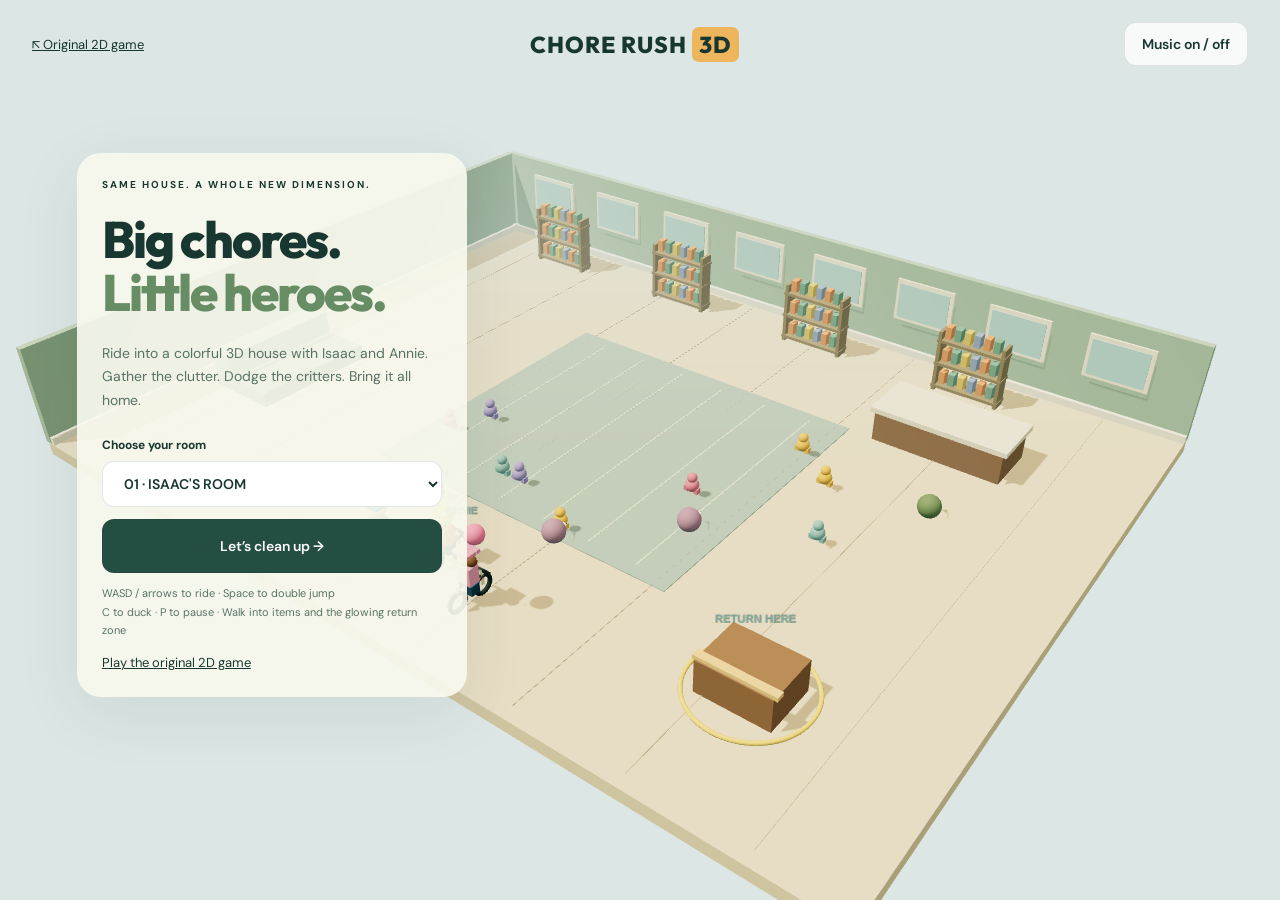
<file: 3d/index.html>
<!doctype html><html lang="en"><head><meta charset="utf-8"><meta name="viewport" content="width=device-width,initial-scale=1"><title>Chore Rush 3D</title><link rel="stylesheet" href="style.css"></head><body>
<canvas id="game" aria-label="Chore Rush 3D game"></canvas>
<header><a href="../">↖ Original 2D game</a><b>CHORE RUSH <em>3D</em></b><button id="sound">Music on / off</button></header>
<section id="hud" hidden><div><small id="room"></small><h2 id="task"></h2></div><div class="stats"><span id="count"></span><strong id="clock"></strong><button id="pause">Pause</button><button id="rooms">Rooms</button></div></section>
<main id="menu"><div class="eyebrow">SAME HOUSE. A WHOLE NEW DIMENSION.</div><h1>Big chores.<br><span>Little heroes.</span></h1><p>Ride into a colorful 3D house with Isaac and Annie.<br>Gather the clutter. Dodge the critters. Bring it all home.</p><label for="level">Choose your room</label><select id="level"></select><button id="start" class="primary">Let’s clean up →</button><p class="controls">WASD / arrows to ride · Space to double jump<br>C to duck · P to pause · Walk into items and the glowing return zone</p><a href="../">Play the original 2D game</a></main>
<div id="toast" role="status"></div><div id="result" hidden><h1 id="resultTitle"></h1><p id="resultText"></p><button id="next" class="primary">Next room →</button><button id="retry">Try again</button><button id="back">Choose a room</button></div>
<nav id="touch" aria-label="Touch controls"><div><button data-key="ArrowUp">↑</button><div><button data-key="ArrowLeft">←</button><button data-key="ArrowDown">↓</button><button data-key="ArrowRight">→</button></div></div><div><button id="duck">Duck</button><button id="jump">Jump</button></div></nav>
<script type="module" src="game.js"></script></body></html>
</file>
<file: 3d/style.css>
@import url('https://fonts.googleapis.com/css2?family=DM+Sans:wght@400;600;700&family=Outfit:wght@500;700;800&display=swap');
*{box-sizing:border-box}body{margin:0;background:#dce6e5;color:#193731;font-family:'DM Sans',sans-serif;overflow:hidden}canvas{position:fixed;inset:0;width:100%;height:100%;display:block}header{position:fixed;top:0;left:0;right:0;padding:22px 32px;display:flex;align-items:center;justify-content:space-between;gap:12px;z-index:2}header b{font:800 23px Outfit,sans-serif;letter-spacing:1px}em{font-style:normal;background:#edb55c;padding:3px 7px;border-radius:7px}a{color:inherit;font-size:13px}button,select{font:600 14px 'DM Sans',sans-serif;border:1px solid #19373120;border-radius:12px;padding:12px 17px;color:#193731;background:#fffc;cursor:pointer}button:hover{background:#fff;transform:translateY(-1px)}button:focus-visible,select:focus-visible,a:focus-visible{outline:3px solid #eea335;outline-offset:3px}.primary{background:#254e42;color:white;padding:17px 24px}.primary:hover{background:#356952}#menu{position:fixed;top:17%;left:6%;width:390px;max-height:78vh;overflow:auto;padding:25px;border-radius:24px;background:#f8f9edeb;box-shadow:0 16px 65px #19373115}.eyebrow{font-size:10px;letter-spacing:2px;font-weight:700}h1{font:800 clamp(36px,4vw,62px)/1.04 Outfit,sans-serif;letter-spacing:-2px;margin:22px 0}h1 span{color:#678d65}p{font-size:14px;line-height:1.7;color:#597267}label{font-size:12px;font-weight:700;display:block;margin-top:24px}select{width:100%;margin:8px 0 12px;background:white}#menu .primary{width:100%}.controls{font-size:11px}#hud{position:fixed;top:85px;left:25px;right:25px;display:flex;justify-content:space-between;gap:15px;align-items:start;pointer-events:none}#hud[hidden],#result[hidden]{display:none}#hud>div{padding:16px 20px;background:#ffffffe8;border-radius:16px;box-shadow:0 6px 30px #19373115}small{letter-spacing:2px;font-size:10px;font-weight:700}h2{font:600 16px Outfit;margin:7px 0 0}.stats{display:flex;gap:16px;align-items:center;pointer-events:auto}.stats strong{color:#b36524}#toast{position:fixed;bottom:35px;left:50%;transform:translateX(-50%);background:#254e42;color:white;border-radius:14px;padding:14px 24px;pointer-events:none;opacity:0;transition:opacity .2s;text-align:center}#toast.visible{opacity:1}#result{position:fixed;left:50%;top:50%;transform:translate(-50%,-50%);text-align:center;width:min(90vw,520px);background:#fffffff5;padding:35px;border-radius:28px;box-shadow:0 20px 100px #18372f44}#result h1{font-size:46px}#touch{display:none;position:fixed;bottom:18px;left:18px;right:18px;justify-content:space-between;align-items:end;pointer-events:none}#touch button{pointer-events:auto;touch-action:none;user-select:none;margin:3px;min-width:50px;background:#ffffffe0}#touch>div:first-child{text-align:center}@media(pointer:coarse){#touch{display:flex}#toast{bottom:150px}}@media(max-width:650px){header{padding:15px}header b{font-size:16px}header a{font-size:10px}header button{font-size:10px;padding:8px}#menu{left:5%;top:14%;width:90%;max-height:70vh;padding:20px}#menu h1{font-size:40px}#hud{top:65px;left:10px;right:10px;flex-direction:column}#hud>div{padding:10px 13px}h2{font-size:13px}.stats{gap:8px;font-size:12px}.stats button{font-size:11px;padding:8px}}
</file>
